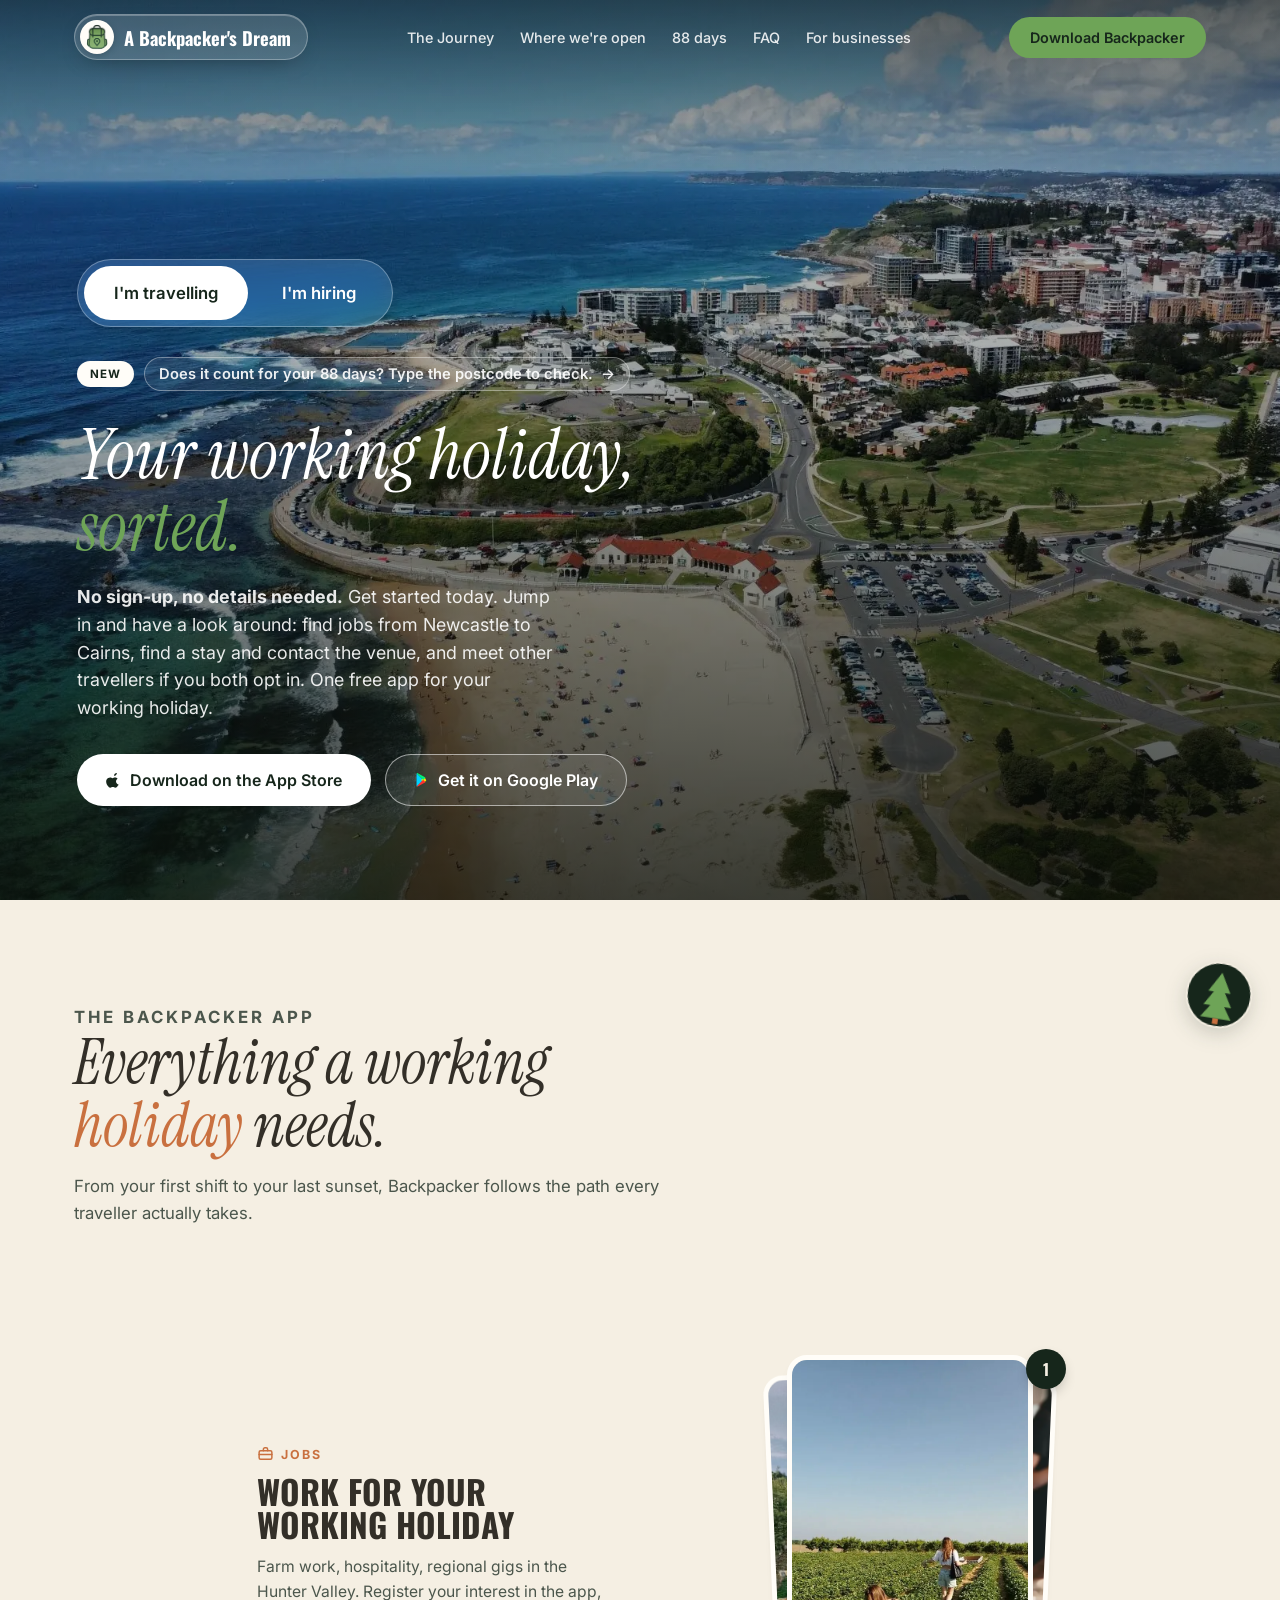
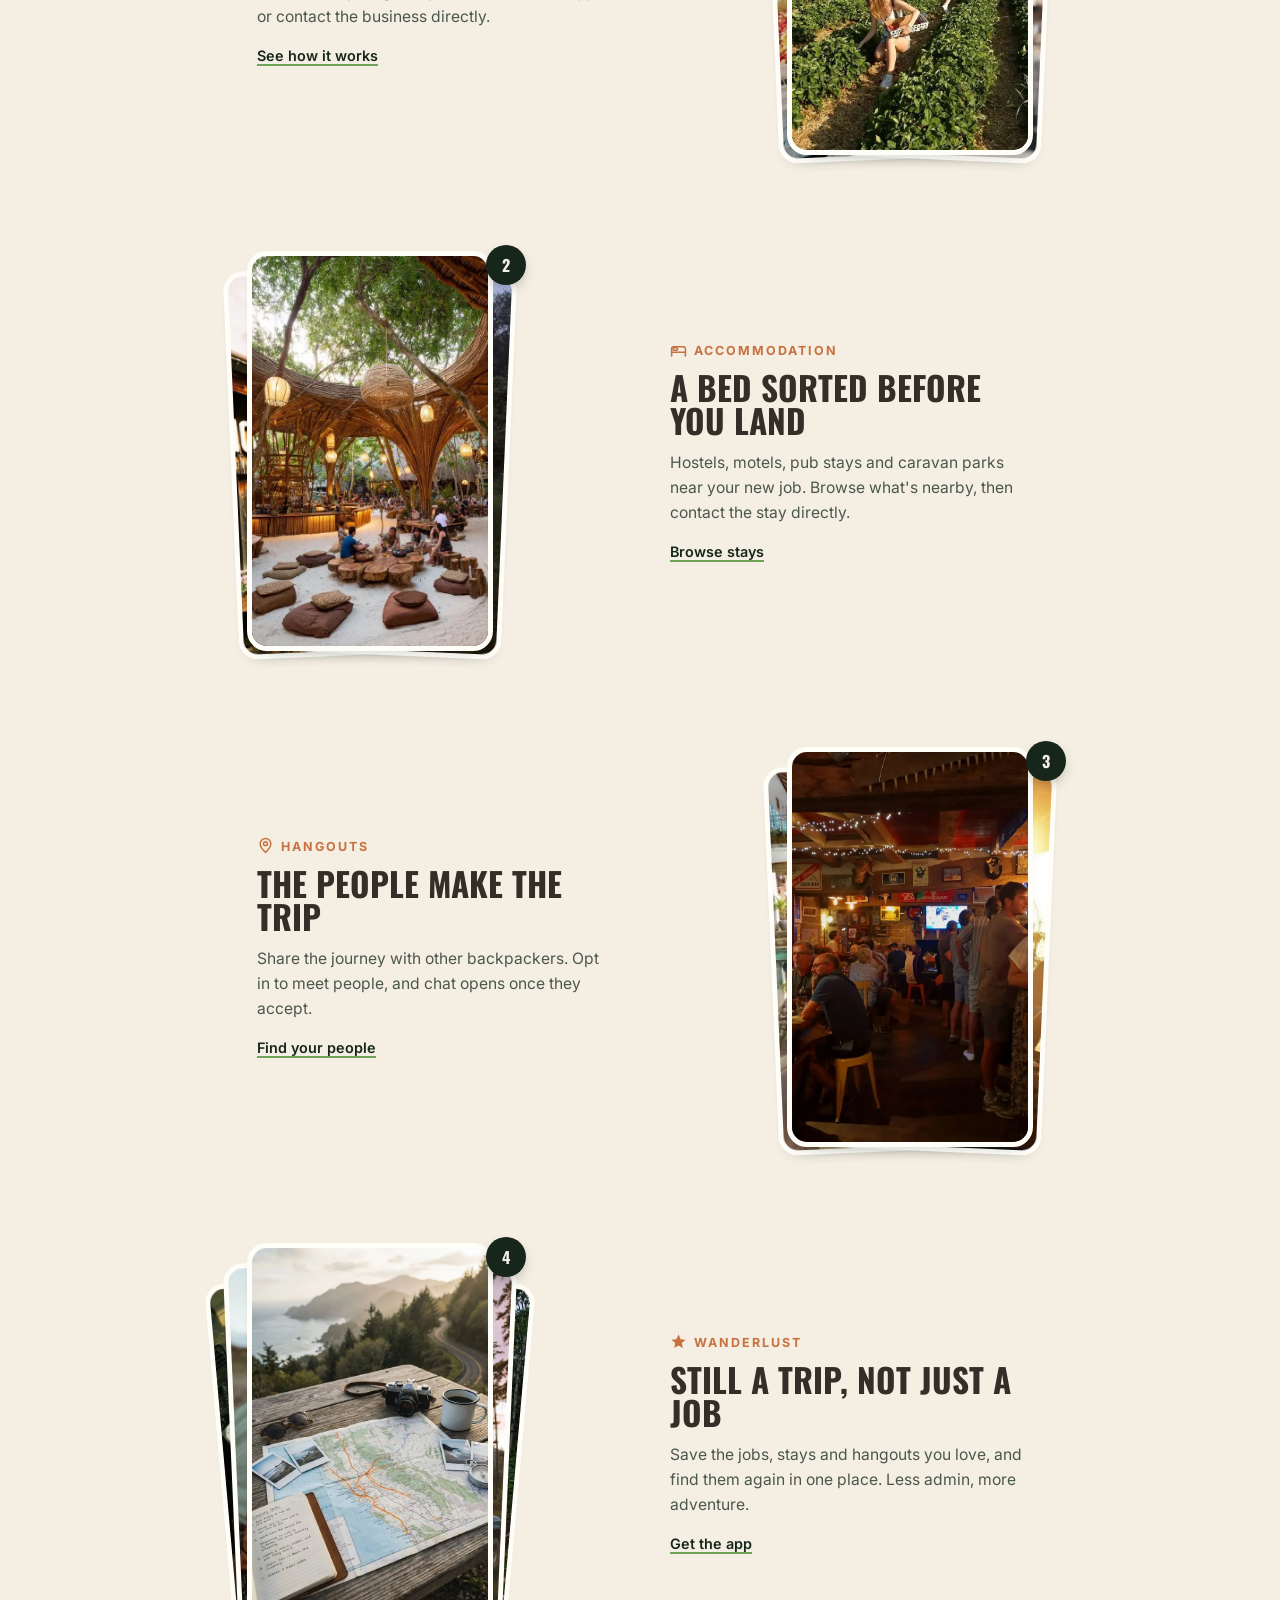
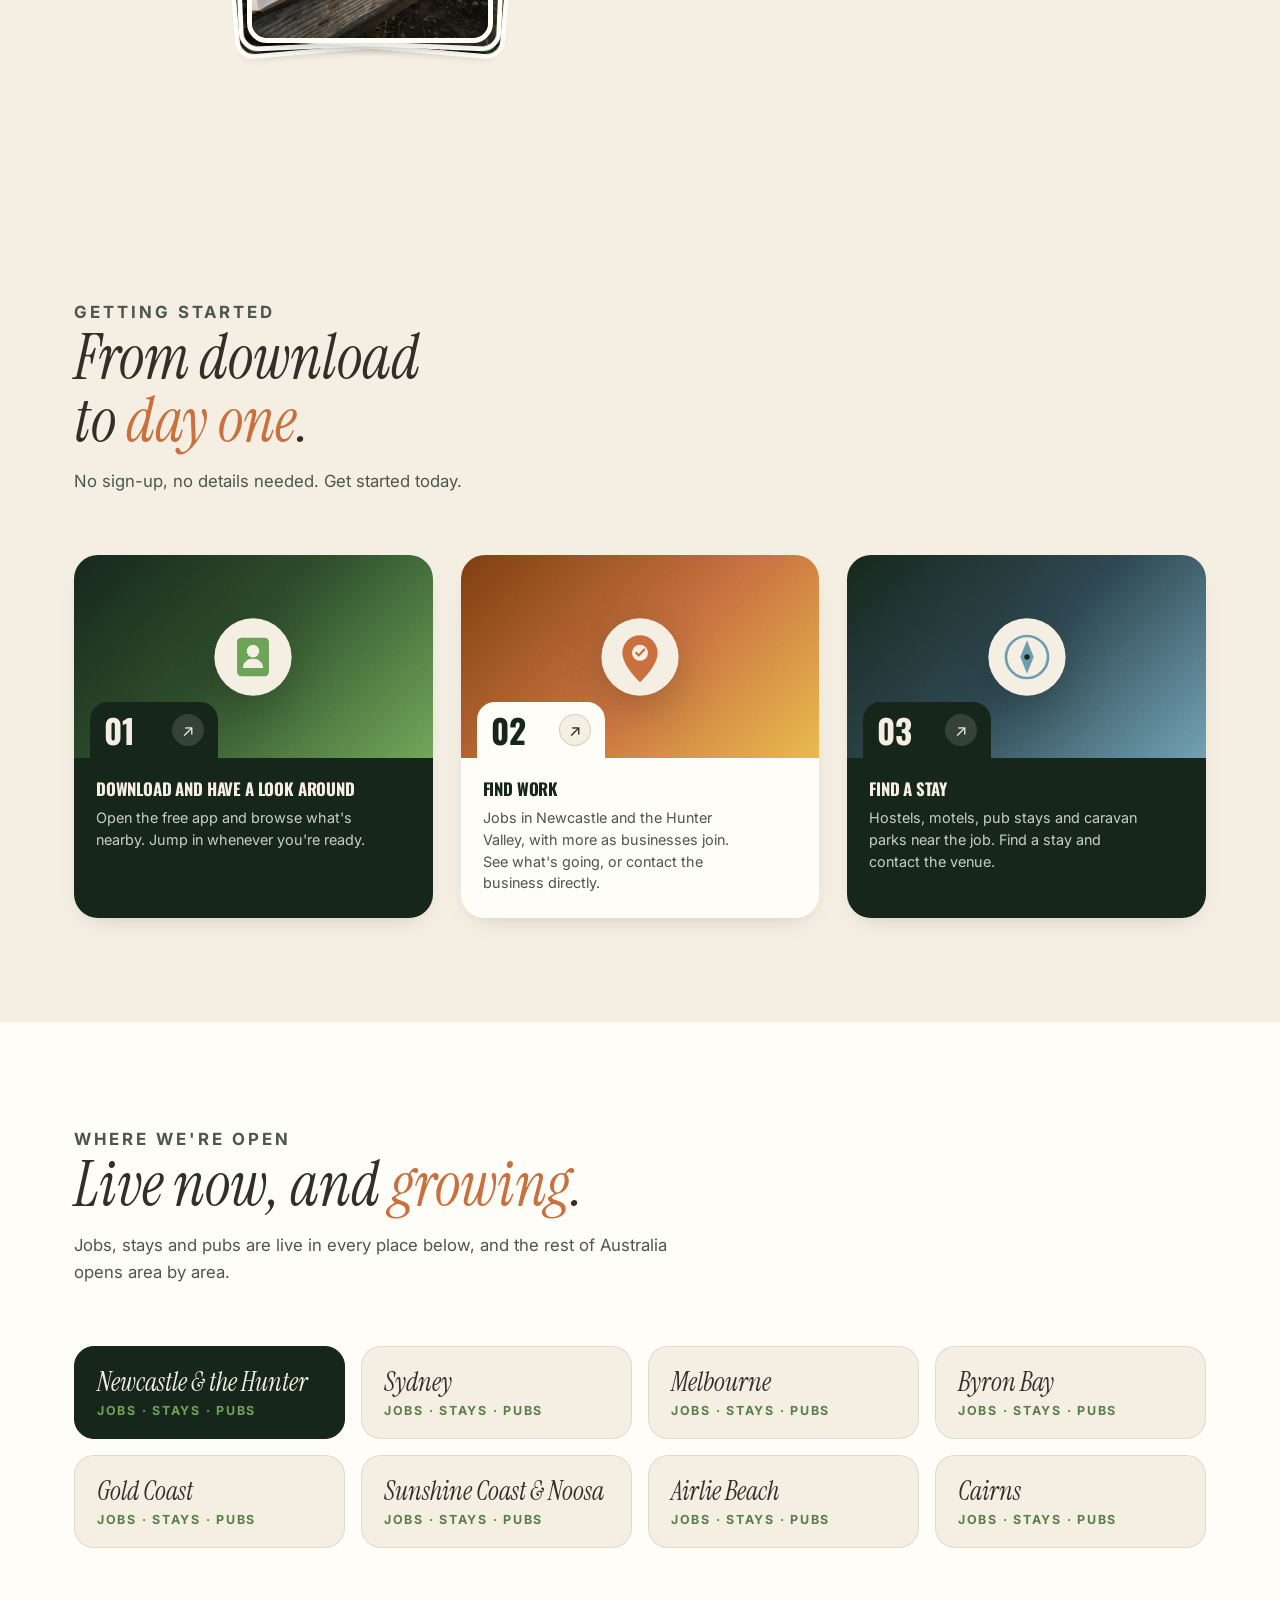
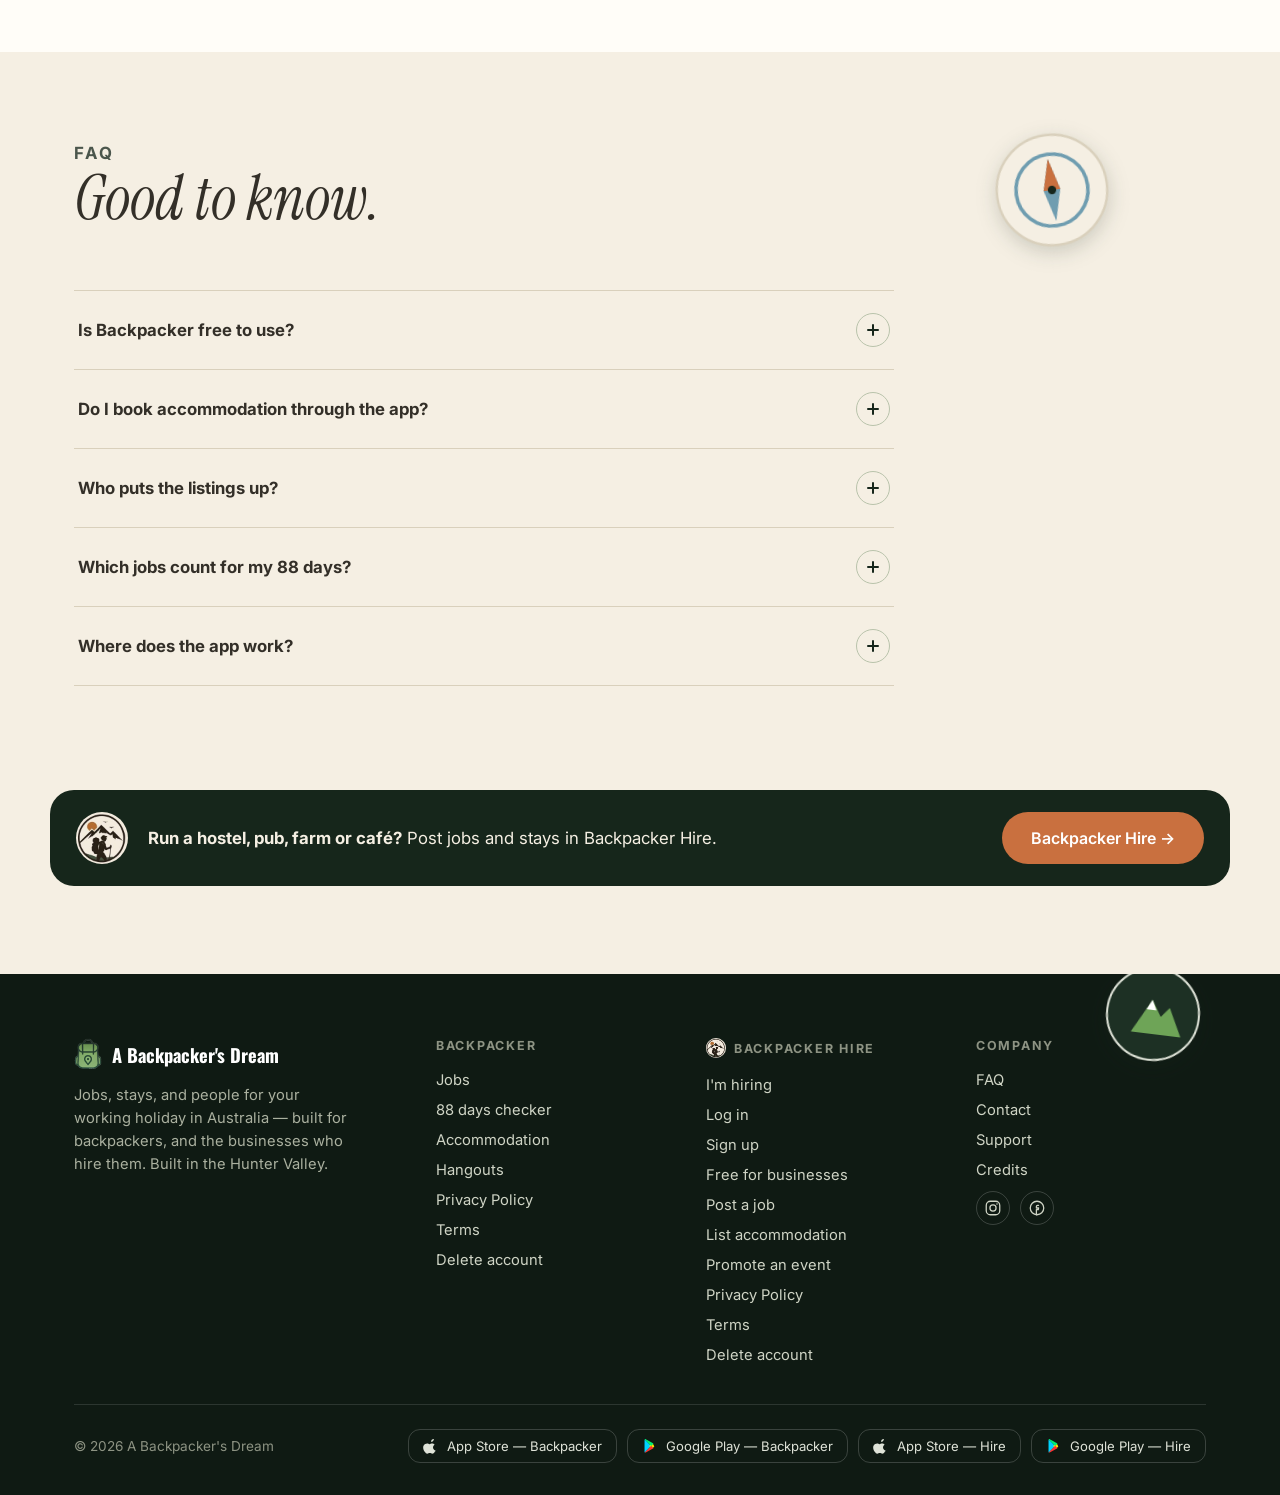
<file: index.html>
<!doctype html>
<html lang="en">
<head>
<meta charset="UTF-8" />
<meta name="viewport" content="width=device-width, initial-scale=1" />
<title>Working Holiday Jobs Australia | A Backpacker's Dream</title>
<meta name="description" content="No sign-up, no details needed. Get started today. Jobs in Newcastle and the Hunter, plus stays and pubs in Sydney, Melbourne, Byron Bay, Cairns and more." />
<link rel="canonical" href="https://abackpackersdream.com.au/" />
<meta property="og:type" content="website" />
<meta property="og:site_name" content="A Backpacker's Dream" />
<meta property="og:locale" content="en_AU" />
<meta property="og:title" content="Working Holiday Jobs Australia | A Backpacker's Dream" />
<meta property="og:description" content="No sign-up, no details needed. Get started today. Jobs in Newcastle and the Hunter, plus stays and pubs in Sydney, Melbourne, Byron Bay, Cairns and more." />
<meta property="og:url" content="https://abackpackersdream.com.au/" />
<meta property="og:image" content="https://abackpackersdream.com.au/og.jpg" />
<meta property="og:image:width" content="1200" />
<meta property="og:image:height" content="630" />
<meta property="og:image:alt" content="A Backpacker's Dream: working holiday jobs, stays and people in Australia, and Backpacker Hire for businesses" />
<meta name="twitter:card" content="summary_large_image" />
<meta name="twitter:title" content="Working Holiday Jobs Australia | A Backpacker's Dream" />
<meta name="twitter:description" content="No sign-up, no details needed. Get started today. Jobs in Newcastle and the Hunter, plus stays and pubs in Sydney, Melbourne, Byron Bay, Cairns and more." />
<meta name="twitter:image" content="https://abackpackersdream.com.au/og.jpg" />
<meta name="twitter:image:alt" content="A Backpacker's Dream: working holiday jobs, stays and people in Australia, and Backpacker Hire for businesses" />
<link rel="icon" href="favicon.png" />
<link rel="apple-touch-icon" href="apple-touch-icon.png" />
<link rel="preconnect" href="https://fonts.googleapis.com">
<link rel="preconnect" href="https://fonts.gstatic.com" crossorigin>
<link rel="preload" as="image" href="img/hero-newcastle-nobbys.webp" fetchpriority="high">
<link rel="preload" as="style" href="https://fonts.googleapis.com/css2?family=Oswald:wght@500;700;900&family=Inter:wght@400;500;600&family=Instrument+Serif:ital@0;1&display=swap">
<link rel="stylesheet" href="https://fonts.googleapis.com/css2?family=Oswald:wght@500;700;900&family=Inter:wght@400;500;600&family=Instrument+Serif:ital@0;1&display=swap" media="print" onload="this.media='all'">
<noscript><link rel="stylesheet" href="https://fonts.googleapis.com/css2?family=Oswald:wght@500;700;900&family=Inter:wght@400;500;600&family=Instrument+Serif:ital@0;1&display=swap"></noscript>
<style>
  :root{
    --ink:#16261b;
    --ink-soft:#4b564c;
    --cream:#f5efe3;
    --cream-raised:#fffdf8;
    --meadow:#6ea457;
    --meadow-deep:#587f46;
    --charcoal:#332f28;
    --terracotta:#c9703f;
    --dusty-blue:#6f9db0;
    --sun:#e8b84b;
    --sage-border:#b9c3ab;
    --line:#d9d0bc;
    --radius:18px;
    --maxw:1180px;
    --font-display:'Oswald', sans-serif;
    --font-body:'Inter', sans-serif;
    --font-serif:'Instrument Serif', serif;
  }
  *{box-sizing:border-box;}
  html{overflow-x:hidden;}
  body{margin:0; background:var(--cream); color:var(--charcoal); font-family:var(--font-body); -webkit-font-smoothing:antialiased; overflow-x:hidden;}
  img{max-width:100%; height:auto; display:block;}
  a{color:inherit; text-decoration:none;}
  .wrap{max-width:var(--maxw); margin:0 auto; padding:0 24px;}
  h1,h2,h3{font-family:var(--font-display); margin:0;}
  .eyebrow{font-family:var(--font-body); font-weight:600; font-size:0.8rem; letter-spacing:0.18em; text-transform:uppercase;}

  /* ---------------- pins (decorative SVG badges) ---------------- */
  .pin{position:absolute; pointer-events:none; filter:drop-shadow(0 6px 10px rgba(22,38,27,0.18));}

  /* ---------------- nav (merged into hero, no separate bar) ---------------- */
  header.nav{position:fixed; top:0; left:0; right:0; z-index:60; background:transparent; backdrop-filter:blur(0px); border-bottom:1px solid transparent; transition:background 280ms ease, backdrop-filter 280ms ease, border-color 280ms ease;}
  header.nav.scrolled{background:color-mix(in srgb, var(--cream) 97%, transparent); backdrop-filter:blur(16px) saturate(160%); border-bottom-color:color-mix(in srgb, var(--line) 80%, transparent); box-shadow:0 1px 0 rgba(0,0,0,0.02);}
  .nav-row{display:flex; align-items:center; justify-content:space-between; padding:14px 24px; max-width:var(--maxw); margin:0 auto;}
  .brand{display:flex; align-items:center; gap:10px; font-family:var(--font-display); font-weight:700; font-size:1.15rem; color:#fff; white-space:nowrap; transition:color 280ms ease;}
  header.nav.scrolled .brand{color:var(--ink);}
  /* frosted glass pill so the logo reads over any hero photo */
  header.nav .brand{padding:5px 16px 5px 5px; border-radius:999px; background:rgba(255,255,255,0.14); border:1px solid rgba(255,255,255,0.3); backdrop-filter:blur(14px) saturate(160%); -webkit-backdrop-filter:blur(14px) saturate(160%); box-shadow:0 8px 24px -12px rgba(0,0,0,0.45), inset 0 1px 0 rgba(255,255,255,0.25); transition:color 280ms ease, background 280ms ease, border-color 280ms ease, box-shadow 280ms ease;}
  header.nav .brand .logo-mark{height:34px; width:34px; padding:4px; border-radius:50%; background:var(--cream-raised); object-fit:contain; box-shadow:0 2px 6px rgba(0,0,0,0.18);}
  header.nav.scrolled .brand{background:transparent; border-color:transparent; box-shadow:none; backdrop-filter:none; -webkit-backdrop-filter:none;}
  .brand .mark{width:30px; height:30px; border-radius:8px; background:var(--meadow); display:flex; align-items:center; justify-content:center; color:var(--ink); font-weight:900; font-size:1rem; flex-shrink:0;}
  .brand .logo-mark{height:32px; width:auto; display:block; flex-shrink:0;}
  nav.links{display:flex; gap:26px; font-size:0.9rem; font-weight:500; color:rgba(255,255,255,0.88); transition:color 280ms ease;}
  header.nav.scrolled nav.links{color:var(--ink-soft);}
  nav.links a:hover{color:#fff;}
  header.nav.scrolled nav.links a:hover{color:var(--ink);}
  .nav-cta{display:flex; align-items:center; gap:10px; flex-shrink:0;}
  .nav-login{display:inline-flex; align-items:center; font-weight:600; font-size:0.9rem; color:#fff; padding:11px 6px; border-radius:999px;}
  .nav-login:hover{color:#fff;}
  header.nav.scrolled .nav-login{color:var(--ink);}
  header.nav.scrolled .nav-login:hover{color:var(--terracotta);}
  .brand-name{white-space:nowrap;}
  :focus-visible{outline:2px solid var(--terracotta); outline-offset:3px;}
  .btn{display:inline-flex; align-items:center; justify-content:center; gap:8px; padding:11px 20px; border-radius:999px; font-weight:600; font-size:0.9rem; transition:transform 160ms cubic-bezier(.23,1,.32,1); cursor:pointer; border:1px solid transparent; white-space:nowrap;}
  .btn:active{transform:scale(0.97);}
  .btn-primary{background:var(--meadow); color:var(--ink);}
  .btn-primary:hover{background:var(--meadow-deep);}
  .btn-ghost{background:transparent; border:1px solid rgba(255,255,255,0.55); color:#fff; transition:color 280ms ease, border-color 280ms ease;}
  header.nav.scrolled .btn-ghost{border-color:var(--sage-border); color:var(--ink);}
  .btn-dark{background:var(--ink); color:var(--cream);}
  .btn-dark:hover{background:#0f1a13;}
  .short-label{display:none;}
  @media (max-width:860px){ nav.links{display:none;} }
  /* Mid widths: five links fit on one line (owner, 26 Nov 2026: "88 days" added). */
  nav.links a{white-space:nowrap;}
  @media (max-width:1100px){ nav.links{gap:18px; font-size:0.85rem;} nav.links a[href="#open"]{display:none;} }
  @media (max-width:600px){
    .nav-row{padding:12px 16px;}
    .brand{font-size:1rem;}
    .nav-cta{gap:6px;}
    .nav-cta .btn-primary, .nav-cta .btn-ghost{padding:9px 12px; font-size:0.82rem;}
    .nav-login{font-size:0.82rem; padding:8px 4px;}
    .full-label{display:none;}
    .short-label{display:inline;}
  }
  @media (max-width:600px){ .brand-name{display:none;} header.nav .brand{padding:5px;} .nav-cta .btn-ghost{display:none;} }

  /* ---------------- hero (the nav floats directly on top of it) ---------------- */
  .hero{position:relative; min-height:100vh; min-height:100dvh; display:flex; align-items:flex-end; overflow:hidden;}
  .hero-slides{position:absolute; inset:0; z-index:0; overflow:hidden; background:#2c4148;}
  /* tiny blurred copy of the first photo, shown instantly while the real one downloads */
  .hero-slides::before{content:""; position:absolute; inset:-30px; background:url("[data-uri]") center/cover no-repeat; filter:blur(20px);}
  .hero-slide{position:absolute; inset:0; width:100%; height:100%; object-fit:cover; opacity:0; transition:opacity 1400ms ease;}
  .hero-slide.active{opacity:1;}
  /* keep the Opera House clear of the hero text: right of it on wide screens, centred on phones */
  .hero-slide-sydney{object-position:50% 50%;}
  @media (max-width:760px){ .hero-slide-sydney{object-position:22% 50%;} }
  /* the big stack sits low in the photo: keep its foot in view on wide screens; centre it on phones */
  .hero-slide-apostles{object-position:50% 75%;}
  /* Newcastle: keep the beach and the fort in frame on phones */
  .hero-slide-newcastle{filter:brightness(0.8);} /* a busy daytime aerial: a touch darker so the headline reads */
  @media (max-width:760px){ .hero-slide-newcastle{object-position:42% 50%;} }
  /* a dusk photo: lift it a little so it reads under the hero shading like the others */
  .hero-slide-goldcoast{filter:brightness(1.3) saturate(1.1);}
  /* Q1 tower, centre-right: keep it in frame on phones */
  @media (max-width:760px){ .hero-slide-goldcoast{object-position:60% 50%;} }
  @media (max-width:760px){ .hero-slide-apostles{object-position:55% 75%;} }
  .hero-topshade{position:absolute; top:0; left:0; right:0; height:170px; z-index:2; background:linear-gradient(180deg, rgba(8,12,8,0.55) 0%, rgba(8,12,8,0) 100%); pointer-events:none;}
  .hero::after{content:""; position:absolute; inset:0; z-index:1; background:linear-gradient(180deg, rgba(14,20,10,0.05) 0%, rgba(14,20,10,0.18) 45%, rgba(10,14,8,0.72) 100%);}
  .hero-content{position:static; color:#fff; padding:160px clamp(24px, 6vw, 96px) 48px; width:100%;}
  .hero-panel{position:relative; z-index:2;}
  .hero-eyebrow-row{display:flex; align-items:center; gap:10px; margin-bottom:28px; flex-wrap:wrap;}
  .hero-chip{display:inline-flex; align-items:center; color:var(--ink); font-family:var(--font-body); font-weight:700; font-size:0.72rem; letter-spacing:0.1em; text-transform:uppercase; padding:6px 13px; border-radius:999px; background:var(--cream-raised);}
  .hero-banner{padding-right:18px; text-decoration:none; font-family:var(--font-body); font-weight:600; font-size:0.92rem; letter-spacing:0; text-transform:none; transition:background 200ms ease;}
  .hero-banner:hover{background:rgba(255,255,255,0.18); color:#fff;}
  .hero-eyebrow{display:inline-flex; align-items:center; gap:8px; color:#fff; opacity:0.92; padding:7px 14px; border:1px solid rgba(255,255,255,0.4); border-radius:999px; background:rgba(255,255,255,0.08); margin:0;}
  .display{font-family:var(--font-serif); font-style:italic; font-size:clamp(2.6rem, 5.4vw, 4.6rem); line-height:1.04; letter-spacing:0; font-weight:400; text-transform:none; margin:0 0 20px; max-width:620px; color:#fff;}
  .display .accent{color:var(--meadow);}
  .display .accent-hire{color:#f0a27c;}

  /* ---------------- audience tabs: "I'm travelling" / "I'm hiring" ---------------- */
  .audience-tabs{position:absolute; z-index:3; top:96px; left:clamp(24px, 6vw, 96px); display:inline-flex; gap:4px; padding:5px; margin:0; border-radius:999px; background:rgba(255,255,255,0.14); border:1px solid rgba(255,255,255,0.3); backdrop-filter:blur(14px) saturate(160%); -webkit-backdrop-filter:blur(14px) saturate(160%); box-shadow:0 8px 24px -12px rgba(0,0,0,0.45);}
  .audience-tabs a, .audience-tabs span{display:inline-flex; align-items:center; text-decoration:none; min-height:44px; padding:0 20px; border:0; border-radius:999px; background:transparent; color:#fff; font-family:var(--font-body); font-size:0.95rem; font-weight:600; cursor:pointer; transition:background 220ms ease, color 220ms ease;}
  .audience-tabs a:hover{background:rgba(255,255,255,0.12);}
  .audience-tabs .aud-on{background:#fff; color:var(--ink);}
  /* Desktop: the tabs sit just above the text and both panels share one spot,
     so the tabs stay put when switching. Phones keep the tabs pinned under the header. */
  @media (min-width:861px){
    .hero-content{padding-top:120px;}
    .audience-tabs{position:relative; top:auto; left:auto; margin:0 0 30px; padding:6px;}
    .audience-tabs a, .audience-tabs span{display:inline-flex; align-items:center; text-decoration:none; min-height:54px; padding:0 30px; font-size:1.05rem;}
    .hero-panels{display:grid;}
    .hero-panel{grid-area:1 / 1;}
    .hero-panel[hidden]{display:block; visibility:hidden;}
  }
  .hero-panel.is-entering{animation:panel-in 420ms cubic-bezier(.23,1,.32,1);}
  @keyframes panel-in{from{opacity:0; transform:translateY(10px);}}
  .hero-hire-kicker{display:flex; align-items:center; gap:10px; margin:0 0 22px; font-size:0.8rem; font-weight:700; letter-spacing:0.18em; text-transform:uppercase; color:#f0a27c;}
  .hero-hire-kicker img{width:30px; height:30px; border-radius:50%; flex-shrink:0;}
  .btn-hire{background:var(--terracotta); color:#fff;}
  .btn-hire:hover{background:#a85a2e;}
  .hero-links{display:flex; flex-wrap:wrap; gap:10px 24px; margin:22px 0 0;}
  .hero-links a{font-weight:600; color:#fff; border-bottom:2px solid var(--terracotta); padding-bottom:2px;}
  .hero-note{margin:22px 0 0; font-size:0.9rem; color:rgba(255,255,255,0.72);}

  /* hiring tab: no photo, a dark panel with the sun and the Backpacker Hire app screens */
  .hero-slides{transition:opacity 500ms ease;}
  .hero-hire-bg{position:absolute; inset:0; z-index:0; overflow:hidden; background:#0f1a13; opacity:0; transition:opacity 500ms ease;}
  .hire-sun{position:absolute; width:min(44vw, 640px); aspect-ratio:1; right:clamp(24px, 5vw, 80px); top:16%; border-radius:50%; background:var(--terracotta); opacity:0.9;}
  .hire-band{position:absolute; left:0; right:0; bottom:0; height:24%; background:#16261b; border-top:1px solid rgba(245,239,227,0.12);}
  .hero-hire-art{position:absolute; z-index:2; right:clamp(24px, 6vw, 96px); bottom:clamp(40px, 8vh, 88px); width:min(40vw, 540px, 62vh); aspect-ratio:9/10; opacity:0; visibility:hidden; transform:translateY(18px); transition:opacity 420ms ease, transform 520ms cubic-bezier(.23,1,.32,1), visibility 0s linear 520ms; pointer-events:none;}
  .hire-phone{position:absolute; padding:7px; border-radius:36px; background:#050806; box-shadow:0 40px 70px -28px rgba(0,0,0,0.7), 0 2px 0 rgba(255,255,255,0.06) inset;}
  .hire-phone img{display:block; width:100%; height:auto; border-radius:29px;}
  .hire-phone.p-main{width:46%; left:27%; top:0; z-index:2;}
  .hire-phone.p-left{width:35%; left:0; top:13%; transform:rotate(-7deg);}
  .hire-phone.p-right{width:35%; right:0; top:13%; transform:rotate(7deg);}
  .hire-toast{position:absolute; z-index:3; right:-2%; bottom:4%; display:flex; align-items:center; gap:10px; padding:10px 16px 10px 10px; border-radius:16px; background:#16261b; color:#f5efe3; font-size:0.82rem; line-height:1.3; border:1px solid #2a3a2e; box-shadow:0 18px 40px -16px rgba(0,0,0,0.6);}
  .hire-toast b{display:block; font-size:0.9rem;}
  .hire-toast .sub{color:#aab09f;}
  .hire-toast .av{width:34px; height:34px; border-radius:17px; background:#2e2018; display:flex; align-items:center; justify-content:center; font-weight:700;}
  .hero[data-audience="hire"] .hero-slides{opacity:0;}
  .hero[data-audience="hire"] .hero-hire-bg{opacity:1;}
  .hero[data-audience="hire"]::after{opacity:0.55;}
  .hero[data-audience="hire"] .hero-hire-art{opacity:1; visibility:visible; transform:none; transition:opacity 420ms ease, transform 520ms cubic-bezier(.23,1,.32,1), visibility 0s;}
  .hero[data-audience="hire"] .hero-content .hero-panel{max-width:min(620px, 48vw);}
  .hero[data-audience="hire"] .nav-cta .js-app-cta{background:var(--terracotta); color:#fff;}
  .hero[data-audience="hire"] .nav-cta .js-app-cta:hover{background:#a85a2e;}
  @media (max-width:860px){
    .hero[data-audience="hire"]{flex-direction:column; align-items:stretch; justify-content:flex-end;}
    .hero[data-audience="hire"] .hero-content .hero-panel{max-width:none;}
    .hero[data-audience="hire"] .hero-content{padding-bottom:8px;}
    .audience-tabs{top:80px;}
    .hero-content{padding-top:160px;}
    .hero-hire-art{order:2; position:relative; right:auto; bottom:auto; width:min(86vw, 360px); aspect-ratio:auto; height:300px; margin:16px auto 48px;}
    .hire-phone.p-main{width:40%; left:30%;}
    .hire-phone.p-left, .hire-phone.p-right{width:31%; top:12%;}
    .hire-toast{right:auto; left:50%; bottom:-6px; transform:translateX(-50%); white-space:nowrap;}
    .hero:not([data-audience="hire"]) .hero-hire-art{display:none;}
    .hire-sun{width:92vw; right:-24vw; top:auto; bottom:-10px;}
    .hire-band{height:20%;}
  }
  @media (prefers-reduced-motion: reduce){
    .hero-slides, .hero-hire-bg, .hero-hire-art, .audience-tabs a{transition:none !important;}
    .hero-panel.is-entering{animation:none;}
  }
  .hero-sub{font-size:clamp(1.02rem, 1.4vw, 1.2rem); color:rgba(255,255,255,0.9); max-width:480px; margin:0 0 32px; line-height:1.55; font-weight:400;}
  .hero-ctas{display:flex; gap:14px; flex-wrap:wrap;}
  .btn-lg{padding:15px 28px; font-size:1rem;}
  .btn-white{background:#fff; color:var(--ink);}
  .btn-outline-white{border:1px solid rgba(255,255,255,0.55); color:#fff; background:rgba(255,255,255,0.08);}
  .hero .pin{display:none;}
  @media (min-width:860px){ .hero .pin{display:block;} }

  #path, #open, #faq, #footer{scroll-margin-top:84px;}

  /* ---------------- section headers ---------------- */
  .section{padding:104px 0; position:relative;}
  .section-head{max-width:640px; margin:0 0 60px; position:relative; z-index:2;}
  /* a heading block that is also the .wrap: same edges as every other section, text kept to 640px */
  .wrap.section-head{max-width:var(--maxw); margin:0 auto 60px;}
  .wrap.section-head > *{max-width:640px;}
  .kicker{font-family:var(--font-body); font-size:0.8rem; font-weight:700; letter-spacing:0.18em; text-transform:uppercase; color:var(--meadow-deep); margin:0 0 14px;}
  .accent-pop{color:var(--terracotta);}
  .section-head h2{font-size:clamp(2.1rem,4.4vw,3.4rem); line-height:0.96; text-transform:uppercase; letter-spacing:-0.01em; margin:0 0 16px;}
  .section-head p{color:var(--ink-soft); font-size:1.05rem; line-height:1.6; margin:0; font-family:var(--font-body);}

  /* ---------------- how it works ---------------- */
  .how-section{background:var(--cream);}
  .how-grid{display:grid; grid-template-columns:repeat(3, 1fr); gap:28px; position:relative; z-index:2; align-items:stretch;}
  .how-card{position:relative; display:flex; flex-direction:column; border-radius:24px; overflow:hidden; box-shadow:0 10px 24px -14px rgba(22,38,27,0.25); transition:transform 150ms ease-out, box-shadow 420ms cubic-bezier(.23,1,.32,1);}
  .how-card:hover{box-shadow:0 24px 40px -16px rgba(22,38,27,0.35);}
  .how-media{position:relative; width:100%; aspect-ratio:3/1.7; overflow:hidden; flex-shrink:0;}
  .how-media-bg{position:absolute; inset:0; background-size:cover; transform:scale(1); transition:transform 600ms cubic-bezier(.23,1,.32,1);}
  .how-card:hover .how-media-bg{transform:scale(1.06);}
  .how-media-bg::after{content:""; position:absolute; inset:0; opacity:0.16; mix-blend-mode:overlay; background-image:url("data:image/svg+xml;utf8,<svg xmlns='http://www.w3.org/2000/svg' width='120' height='120'><filter id='n'><feTurbulence type='fractalNoise' baseFrequency='0.85' numOctaves='2' stitchTiles='stitch'/></filter><rect width='100%25' height='100%25' filter='url(%23n)'/></svg>");}
  .how-icon-wrap{position:absolute; inset:0; z-index:1; display:flex; align-items:center; justify-content:center;}
  .how-icon-wrap svg{width:84px; height:84px; filter:drop-shadow(0 14px 22px rgba(10,16,10,0.22)); transition:transform 600ms cubic-bezier(.23,1,.32,1);}
  .how-card:hover .how-icon-wrap svg{transform:translateY(-5px) scale(1.05);}
  @media (max-width:760px){ .how-icon-wrap svg{width:72px; height:72px;} }
  .how-tab{position:relative; margin:-56px 0 0 16px; min-width:128px; width:fit-content; height:56px; box-sizing:border-box; z-index:2; border-radius:18px 18px 0 0; display:flex; align-items:center; justify-content:space-between; gap:20px; padding:0 14px;}
  .how-panel{position:relative; z-index:1; flex:1; padding:18px 22px 24px; display:flex; flex-direction:column; gap:6px;}
  .how-num{font-family:var(--font-display); font-weight:700; font-size:clamp(1.9rem, 2.6vw, 2.5rem); line-height:1;}
  .how-arrow{width:32px; height:32px; border-radius:50%; display:flex; align-items:center; justify-content:center; font-size:1rem; flex-shrink:0; transition:transform 320ms cubic-bezier(.23,1,.32,1), background 320ms ease;}
  .how-card:hover .how-arrow{transform:translate(3px,-3px) rotate(8deg);}
  .how-panel h3{font-size:1.05rem; text-transform:uppercase; letter-spacing:-0.01em; margin:0; font-family:var(--font-display);}
  .how-panel p{font-size:0.9rem; line-height:1.5; margin:0; max-width:30ch;}
  .how-card.dark .how-tab, .how-card.dark .how-panel{background:var(--ink); color:var(--cream);}
  .how-card.dark .how-panel p{color:#c9d0c3;}
  .how-card.dark .how-arrow{background:rgba(245,239,227,0.14); color:var(--cream);}
  .how-card.dark:hover .how-arrow{background:var(--meadow); color:var(--ink);}
  .how-card.light .how-tab, .how-card.light .how-panel{background:var(--cream-raised); color:var(--ink);}
  .how-card.light .how-panel p{color:var(--ink-soft);}
  .how-card.light .how-arrow{background:var(--cream); color:var(--ink); box-shadow:inset 0 0 0 1px var(--line);}
  .how-card.light:hover .how-arrow{background:var(--terracotta); color:#fff;}
  .how-card[data-media="1"] .how-media-bg{background-image:linear-gradient(135deg, #16261b 0%, #2c4a2a 45%, #6ea457 100%);}
  .how-card[data-media="2"] .how-media-bg{background-image:linear-gradient(135deg, #7a3d10 0%, #c9703f 55%, #e8b84b 100%);}
  .how-card[data-media="3"] .how-media-bg{background-image:linear-gradient(135deg, #16261b 0%, #2d4650 50%, #6f9db0 100%);}
  @media (max-width:760px){ .how-grid{grid-template-columns:1fr; gap:22px;} }

  /* ---------------- winding path ---------------- */
  .path-section{position:relative; overflow:visible;}
  .path-wrap{position:relative; max-width:960px; margin:0 auto; padding:20px 24px 0;}
  svg.path-line{position:absolute; inset:0; width:100%; height:100%; z-index:0; overflow:visible;}
  svg.path-line path{fill:none; stroke:var(--terracotta); stroke-width:3; stroke-linecap:round; stroke-dasharray:1 14;}
  .stop-row{position:relative; z-index:1; display:flex; min-height:420px; align-items:center; padding:48px 0; gap:clamp(32px, 6vw, 96px);}
  .stop-row:nth-child(odd) .pin-slot{margin-left:4%;}
  .stop-row:nth-child(even){flex-direction:row-reverse;}
  .stop-row:nth-child(even) .pin-slot{margin-right:4%;}
  .pin-slot{width:min(300px, 46vw); flex-shrink:0; position:relative;}
  .pin-anchor{position:relative; width:100%; aspect-ratio:3/4; overflow:visible; opacity:0; transform:translateY(14px); transition:opacity 380ms cubic-bezier(.23,1,.32,1), transform 380ms cubic-bezier(.23,1,.32,1);}
  .stop-row.in-view .pin-anchor{opacity:1; transform:translateY(0);}

  /* ---------------- card-deck: always fanned, centred on the focused card; hovering a card brings it to the front ---------------- */
  .card-deck{position:absolute; inset:0;}
  .deck-card{position:absolute; top:0; left:9%; width:82%; height:100%; border-radius:20px; overflow:hidden; border:5px solid var(--cream-raised); transition:transform 550ms cubic-bezier(0.34, 1.56, 0.64, 1), box-shadow 400ms ease; will-change:transform; cursor:pointer;}
  .deck-card img{width:100%; height:100%; object-fit:cover; display:block;}
  @media (prefers-reduced-motion: reduce){ .deck-card{transition:none;} }
  .stop-num{position:absolute; top:-6px; right:-6px; z-index:3; width:40px; height:40px; border-radius:50%; background:var(--ink); color:var(--cream); display:flex; align-items:center; justify-content:center; font-family:var(--font-display); font-weight:700; font-size:1rem; box-shadow:0 6px 14px -4px rgba(0,0,0,0.3);}
  .stop-copy{flex:1; min-width:0; padding:0 8%; opacity:0; transform:translateY(14px); transition:opacity 420ms cubic-bezier(.23,1,.32,1) 80ms, transform 420ms cubic-bezier(.23,1,.32,1) 80ms;}
  .stop-row.in-view .stop-copy{opacity:1; transform:translateY(0);}
  .stop-copy .tag{font-weight:700; font-size:0.78rem; letter-spacing:0.16em; text-transform:uppercase; color:var(--terracotta); margin:0 0 10px; display:inline-flex; align-items:center; gap:7px;}
  .tag-icon{width:17px; height:17px; flex-shrink:0; display:block; position:relative; top:-1.75px;}
  .stop-copy h3{font-size:clamp(1.5rem,2.6vw,2.1rem); text-transform:uppercase; line-height:1; margin:0 0 12px;}
  .stop-copy p{color:var(--ink-soft); line-height:1.6; margin:0 0 16px; font-size:0.98rem; max-width:360px;}
  .stop-link{font-weight:600; font-size:0.9rem; color:var(--ink); border-bottom:2px solid var(--meadow);}
  @media (max-width:760px){
    .stop-row, .stop-row:nth-child(even){flex-direction:row; min-height:0; padding:30px 0;}
    .pin-slot{width:120px; margin:0 !important;}
    .stop-copy{padding:0 0 0 20px;}
    .stop-copy p{max-width:none;}
  }

  /* ---------------- backpacker hire ---------------- */
  .hire{background:var(--cream); color:var(--charcoal); padding:40px 0 104px; position:relative;}
  .hire-card{background:var(--ink); border-radius:28px; padding:clamp(40px,6vw,72px) clamp(24px,5vw,64px); position:relative; overflow:hidden; box-shadow:0 30px 60px -28px rgba(22,38,27,0.45);}
  .hire .kicker{color:var(--terracotta);}
  .hire-grid{display:grid; grid-template-columns:1.1fr 0.9fr; gap:56px; align-items:center; position:relative; z-index:2;}
  .hire-logo{display:block; height:52px; width:auto; margin:0 0 22px; border-radius:12px;}
  .hire-copy h2{font-size:clamp(2.2rem,4.6vw,3.6rem); text-transform:uppercase; line-height:0.95; margin:0 0 18px; color:#fff;}
  .hire-copy p{color:#c9d0c3; font-size:1.05rem; line-height:1.6; margin:0 0 26px; max-width:460px;}
  .hire-points{list-style:none; margin:0 0 32px; padding:0; display:grid; gap:14px;}
  .hire-points li{display:flex; gap:12px; align-items:flex-start; font-size:0.97rem; color:#e7eadf;}
  .hire-points li .dot{width:8px; height:8px; border-radius:50%; background:var(--terracotta); margin-top:7px; flex-shrink:0;}
  .hire-points li span.t{color:#e8ebe2;}
  .hire-points li span.t strong{color:#fff; font-weight:700;}
  .hire .btn-primary{background:var(--terracotta); color:#fff;}
  .hire .btn-primary:hover{background:#a85a2e;}
  .badge-cluster{position:relative; height:360px;}
  @media (max-width:860px){ .hire-grid{grid-template-columns:1fr;} .badge-cluster{height:240px;} .hire-card{border-radius:22px;} }

  /* ---------------- footer ---------------- */
  footer{background:#0f1a13; color:#dfe3d8; padding:64px 0 32px; position:relative; overflow:hidden;}
  .footer-top{display:grid; grid-template-columns:1.4fr 1fr 1fr 1fr; gap:40px; padding-bottom:40px; border-bottom:1px solid rgba(255,255,255,0.12); position:relative; z-index:2;}
  .footer-brand .brand{color:#fff;}
  .footer-brand p{color:#aab09f; font-size:0.92rem; line-height:1.55; margin:14px 0 0; max-width:280px;}
  .footer-col h4{font-family:var(--font-body); font-size:0.78rem; letter-spacing:0.14em; text-transform:uppercase; color:#8d9383; margin:0 0 16px; display:flex; align-items:center; gap:8px;}
  .footer-col h4 .hire-icon{width:20px; height:20px; border-radius:50%; object-fit:cover; flex-shrink:0;}
  .footer-col ul{list-style:none; margin:0; padding:0; display:grid; gap:10px;}
  .footer-col a{color:#cfd4c5; font-size:0.92rem;}
  .footer-col a:hover{color:#fff;}
  .social-links{display:flex; gap:10px; margin-top:2px;}
  .social-icon{display:flex; align-items:center; justify-content:center; width:34px; height:34px; border-radius:50%; border:1px solid rgba(255,255,255,0.18); flex-shrink:0; transition:border-color 200ms ease, background 200ms ease;}
  .social-icon:hover{border-color:rgba(255,255,255,0.4); background:rgba(255,255,255,0.08);}
  .footer-bottom{display:flex; justify-content:space-between; align-items:center; padding-top:24px; flex-wrap:wrap; gap:12px; position:relative; z-index:2;}
  .footer-bottom p{color:#8d9383; font-size:0.85rem; margin:0;}
  .store-badges{display:flex; gap:10px; flex-wrap:wrap;}
  .store-pill{display:flex; align-items:center; gap:8px; border:1px solid rgba(255,255,255,0.18); border-radius:12px; padding:8px 14px; font-size:0.82rem; color:#dfe3d8;}
  @media (max-width:860px){ .footer-top{grid-template-columns:1fr 1fr;} }
  @media (max-width:560px){ .footer-top{grid-template-columns:1fr;} }

  @media (prefers-reduced-motion: reduce){
    .pin-anchor, .stop-copy{transition:opacity 200ms ease !important; transform:none !important;}
    .how-card, .how-media-bg, .how-arrow{transition:none !important;}
  }
  /* ---------------- about / faq ---------------- */
  .about-section{background:var(--cream-raised);}
  .about-grid{display:grid; grid-template-columns:minmax(0,1.1fr) minmax(0,0.9fr); gap:56px; align-items:center;}
  .about-grid .section-head{margin:0;}
  .about-grid .section-head h2{font-size:clamp(2rem,3.4vw,2.9rem);}
  .about-apps{position:relative; display:grid; gap:16px;}
  .app-card{display:flex; gap:16px; align-items:flex-start; background:var(--cream); border:1px solid var(--line); border-radius:22px; padding:22px;}
  .app-card.hire{background:var(--ink); border-color:var(--ink); color:var(--cream);}
  .app-card img{width:52px; height:52px; object-fit:contain; flex-shrink:0;}
  .app-card.hire img{border-radius:50%; object-fit:cover;}
  .app-card .for{font-size:0.72rem; font-weight:700; letter-spacing:0.14em; text-transform:uppercase; color:var(--meadow-deep); margin:0 0 4px;}
  .app-card.hire .for{color:var(--terracotta);}
  .app-card h3{font-size:1.3rem; text-transform:uppercase; line-height:1; margin:0 0 8px;}
  .app-card p.desc{margin:0 0 14px; font-size:0.94rem; line-height:1.5; color:var(--ink-soft);}
  .app-card.hire p.desc{color:#c9d0c3;}
  .app-links{display:flex; flex-wrap:wrap; gap:8px;}
  .app-links a{display:inline-flex; align-items:center; gap:6px; font-size:0.8rem; font-weight:600; padding:7px 12px; border-radius:999px; border:1px solid var(--sage-border); transition:background 200ms ease, border-color 200ms ease;}
  .app-links a:hover{background:var(--cream-raised);}
  .app-card.hire .app-links a{border-color:rgba(255,255,255,0.25);}
  .app-card.hire .app-links a:hover{background:rgba(255,255,255,0.08);}
  .app-card.hire .app-links a.more{background:var(--terracotta); border-color:var(--terracotta); color:#fff;}
  .about-apps .pin{top:-34px; right:-18px; transform:rotate(10deg);}
  @media (max-width:860px){ .about-grid{grid-template-columns:1fr; gap:36px;} .about-apps .pin{display:none;} }
  @media (max-width:480px){ .app-card{padding:18px; gap:12px;} .app-card img{width:40px; height:40px;} .faq-section{padding-top:64px;} }

  .faq-section{padding-top:88px;}
  .faq-wrap{position:relative;}
  .faq-pin{top:-10px; right:10%; transform:rotate(-8deg);}
  @media (max-width:960px){ .faq-pin{display:none;} }
  .faq-list{max-width:820px; border-top:1px solid var(--line);}
  .faq-item{border-bottom:1px solid var(--line);}
  .faq-item summary{list-style:none; cursor:pointer; display:flex; align-items:center; justify-content:space-between; gap:20px; padding:22px 4px; font-weight:700; font-size:1.05rem; color:var(--charcoal); transition:color 200ms ease;}
  .faq-item summary::-webkit-details-marker{display:none;}
  .faq-item summary:hover{color:var(--meadow-deep);}
  .faq-item summary:focus-visible{outline:2px solid var(--meadow); outline-offset:2px; border-radius:8px;}
  .faq-icon{position:relative; width:34px; height:34px; border-radius:50%; border:1px solid var(--sage-border); color:var(--ink); flex-shrink:0; transition:transform 280ms cubic-bezier(.23,1,.32,1), background 200ms ease, color 200ms ease, border-color 200ms ease;}
  .faq-icon::before, .faq-icon::after{content:""; position:absolute; left:50%; top:50%; width:12px; height:2px; border-radius:1px; background:currentColor; transform:translate(-50%,-50%);}
  .faq-icon::after{transform:translate(-50%,-50%) rotate(90deg);}
  .faq-item[open] .faq-icon{transform:rotate(45deg); background:var(--ink); border-color:var(--ink); color:var(--cream);}
  .faq-item p{color:var(--ink-soft); font-size:0.98rem; line-height:1.6; margin:0; padding:0 58px 24px 4px;}
  .faq-item[open] p{animation:faq-in 280ms cubic-bezier(.23,1,.32,1);}
  @keyframes faq-in{from{opacity:0; transform:translateY(-6px);}}
  @media (prefers-reduced-motion: reduce){ .faq-icon{transition:none;} .faq-item[open] p{animation:none;} }
  :root{--to-top-bg:var(--ink); --to-top-fg:var(--cream); --to-top-line:rgba(245,239,227,0.25);}
  /* back to top */
  .to-top{position:fixed; z-index:70; right:max(20px, env(safe-area-inset-right, 0px)); bottom:max(20px, env(safe-area-inset-bottom, 0px)); width:48px; height:48px; border-radius:50%; display:flex; align-items:center; justify-content:center; padding:0; cursor:pointer; background:var(--to-top-bg); color:var(--to-top-fg); border:1px solid var(--to-top-line); box-shadow:0 12px 28px -10px rgba(0,0,0,0.45); opacity:0; visibility:hidden; transform:translateY(12px); transition:opacity 220ms ease, transform 260ms cubic-bezier(.23,1,.32,1), visibility 0s linear 260ms;}
  .to-top.show{opacity:1; visibility:visible; transform:none; transition:opacity 220ms ease, transform 260ms cubic-bezier(.23,1,.32,1), visibility 0s;}
  .to-top:hover{filter:brightness(1.12);}
  .to-top:active{transform:scale(0.94);}
  @media (prefers-reduced-motion: reduce){ .to-top{transition:none;} }
/* Hide Netlify's free-tier "Powered by Netlify" badge */
#nl-badge-frame { display: none !important; }

  /* headings: one style, the italic serif from the hero (owner, 16 Nov) */
  .section-head h2{font-family:var(--font-serif); font-style:italic; font-weight:400; text-transform:none; letter-spacing:0; line-height:1.04; font-size:clamp(2.4rem,4.8vw,3.8rem);}
  /* where we're open */
  .open-section{background:var(--cream-raised);}
  .open-list{list-style:none; margin:0; padding:0; display:grid; grid-template-columns:repeat(4, minmax(0,1fr)); gap:16px;}
  .open-list li{display:flex; flex-direction:column; gap:6px; padding:22px 22px 20px; border-radius:20px; background:var(--cream); border:1px solid rgba(22,38,27,0.1);}
  .open-list li.has-jobs{background:var(--ink); color:var(--cream); border-color:var(--ink);}
  .open-name{font-family:var(--font-serif); font-style:italic; font-size:1.6rem; line-height:1.1;}
  .open-tag{font-size:0.78rem; font-weight:700; letter-spacing:0.14em; text-transform:uppercase; color:var(--meadow-deep);}
  .open-list li.has-jobs .open-tag{color:var(--meadow);}
  @media (max-width:960px){ .open-list{grid-template-columns:repeat(2, minmax(0,1fr));} }
  /* for businesses: one slim band */
  .biz-band{background:var(--cream); padding:0 0 88px;}
  .biz-band-inner{display:flex; align-items:center; gap:20px; padding:22px 26px; border-radius:24px; background:var(--ink); color:var(--cream);}
  .biz-band-inner img{width:52px; height:52px; border-radius:50%; flex-shrink:0;}
  .biz-band-inner p{margin:0; flex:1; font-size:1.05rem; line-height:1.45;}
  .biz-band-inner .btn{background:var(--terracotta); color:#fff; white-space:nowrap;}
  @media (max-width:700px){ .biz-band-inner{flex-direction:column; align-items:flex-start; text-align:left;} }
</style>
<script type="application/ld+json">
{
 "@context": "https://schema.org",
 "@graph": [
  {
   "@type": "Organization",
   "@id": "https://abackpackersdream.com.au/#organization",
   "name": "A Backpacker's Dream",
   "legalName": "PELICANGOLD PTY LTD",
   "url": "https://abackpackersdream.com.au/",
   "logo": "https://abackpackersdream.com.au/img/logo.png",
   "email": "admin@abackpackersdream.com.au",
   "sameAs": [
    "https://www.instagram.com/a_backpackers__dream_app/",
    "https://www.facebook.com/profile.php?id=61582481173979"
   ]
  },
  {
   "@type": "MobileApplication",
   "@id": "https://abackpackersdream.com.au/#app-backpacker",
   "name": "Backpacker",
   "alternateName": "A Backpacker's Dream",
   "description": "Backpacker jobs, stays and pubs in Newcastle and the Hunter, Sydney, Melbourne, Byron Bay, the Gold Coast, the Sunshine Coast (Noosa to Caloundra), Airlie Beach and Cairns. Register your interest in the app and meet other backpackers.",
   "operatingSystem": "iOS, Android",
   "applicationCategory": "TravelApplication",
   "url": "https://abackpackersdream.com.au/",
   "image": "https://abackpackersdream.com.au/img/logo.png",
   "installUrl": [
    "https://apps.apple.com/app/id6752948846",
    "https://play.google.com/store/apps/details?id=com.abackpacker.user"
   ],
   "offers": {
    "@type": "Offer",
    "price": "0",
    "priceCurrency": "AUD"
   },
   "publisher": {
    "@id": "https://abackpackersdream.com.au/#organization"
   }
  },
  {
   "@type": "MobileApplication",
   "@id": "https://abackpackersdream.com.au/#app-backpacker-hire",
   "name": "Backpacker Hire",
   "description": "Post jobs and rooms for working holiday backpackers and get their applications in one place.",
   "operatingSystem": "iOS, Android",
   "applicationCategory": "BusinessApplication",
   "url": "https://abackpackersdream.com.au/hire.html",
   "image": "https://abackpackersdream.com.au/img/backpacker-hire-icon.png",
   "installUrl": [
    "https://apps.apple.com/app/id6752952428",
    "https://play.google.com/store/apps/details?id=com.backpacker.hire"
   ],
   "offers": {
    "@type": "Offer",
    "price": "0",
    "priceCurrency": "AUD"
   },
   "publisher": {
    "@id": "https://abackpackersdream.com.au/#organization"
   }
  },
  {
   "@type": "FAQPage",
   "@id": "https://abackpackersdream.com.au/#faq",
   "mainEntity": [
    {
     "@type": "Question",
     "name": "Is Backpacker free to use?",
     "acceptedAnswer": {
      "@type": "Answer",
      "text": "Yes. It’s free for backpackers. No sign-up, no details needed. Get started today, and have a look around for jobs, places to stay and pubs."
     }
    },
    {
     "@type": "Question",
     "name": "Do I book accommodation through the app?",
     "acceptedAnswer": {
      "@type": "Answer",
      "text": "No. Accommodation listings are for discovery — you see what’s nearby, then contact the stay directly."
     }
    },
    {
     "@type": "Question",
     "name": "Who puts the listings up?",
     "acceptedAnswer": {
      "@type": "Answer",
      "text": "Businesses post their own listings in Backpacker Hire. A business may not have reviewed or endorsed a listing it hasn’t claimed. Some listing and map data © OpenStreetMap contributors, available under the Open Database Licence (openstreetmap.org/copyright). An unclaimed listing shows Not yet rated and has no star rating. Stars appear only after the business has claimed the listing and joined, and they are the average of ratings users leave after that. To claim, correct or remove a listing, email admin@abackpackersdream.com.au. We aim to reply within 5 business days. A business can also sign up in Backpacker Hire, which is free to download, and post its own listing."
     }
    },
    {
     "@type": "Question",
     "name": "Which jobs count for my 88 days?",
     "acceptedAnswer": {
      "@type": "Answer",
      "text": "Jobs that may count for a 2nd or 3rd year 417 or 462 visa show “May count for 88 days” in the app, and you can filter the Jobs tab to show only them. Check any postcode with the 88 days postcode checker at abackpackersdream.com.au/88-days/."
     }
    },
    {
     "@type": "Question",
     "name": "Where does the app work?",
     "acceptedAnswer": {
      "@type": "Answer",
      "text": "We’re going national. Jobs, stays and pubs are live in Newcastle and the Hunter, Sydney, Melbourne, Byron Bay, the Gold Coast, the Sunshine Coast (Noosa to Caloundra), Airlie Beach and Cairns, and the rest of Australia opens area by area. Check the app for what’s live near you."
     }
    }
   ]
  }
 ]
}
</script>
</head>
<body>

<section class="hero" id="top" data-audience="travel">
  <div class="hero-slides">
    <!-- order alternates light and dark photos so two dusk shots never follow each other -->
    <img width="2000" height="1125" class="hero-slide hero-slide-newcastle active" src="img/hero-newcastle-nobbys.webp" fetchpriority="high" alt="Nobbys Beach, Fort Scratchley and the Ocean Baths from the air in Newcastle, NSW" />
    <img width="2000" height="1333" class="hero-slide hero-slide-sydney" data-src="img/hero-sydney-opera-house.webp" alt="Sydney Opera House and Harbour Bridge at sunset" />
    <img width="2000" height="1500" class="hero-slide hero-slide-apostles" data-src="img/hero-twelve-apostles.webp" alt="The Twelve Apostles and the cliffs of the Great Ocean Road at sunset" />
    <img width="2000" height="1125" class="hero-slide hero-slide-goldcoast" data-src="img/hero-gold-coast.webp" alt="The Gold Coast skyline lit up at dusk above the beach" />
    <img width="1600" height="898" class="hero-slide" data-src="img/hero-surfers-sunset-walk.webp" alt="Two surfers walking along the beach at sunset with boards under their arms" />
  </div>
  <div class="hero-topshade" aria-hidden="true"></div>

  <header class="nav">
    <div class="nav-row">
      <a class="brand" href="#top" aria-label="A Backpacker's Dream, back to the top"><img width="192" height="220" class="logo-mark" src="img/logo.png" alt="" /><span class="brand-name">A Backpacker's Dream</span></a>
      <nav class="links">
        <a href="#path">The Journey</a>
        <a href="#open">Where we're open</a>
        <a href="/88-days/">88 days</a>
        <a href="#faq">FAQ</a>
        <a href="hire.html">For businesses</a>
      </nav>
      <div class="nav-cta">
        <a class="btn btn-primary js-app-cta" href="https://apps.apple.com/app/id6752948846" target="_blank" rel="noopener"><span class="full-label">Download Backpacker</span><span class="short-label">Get app</span></a>
      </div>
    </div>
  </header>

  <div class="hero-content">
    <nav class="audience-tabs" aria-label="Who is this for">
      <span class="aud-on" aria-current="page">I'm travelling</span>
      <a href="hire.html">I'm hiring</a>
    </nav>

    <div class="hero-panels">
    <div class="hero-panel" id="panel-travel">
      <div class="hero-eyebrow-row">
        <span class="hero-chip">New</span>
        <!-- 88 days banner (Owen, 28 Nov 2026). -->
        <a class="hero-eyebrow hero-banner" href="/88-days/">Does it count for your 88 days? Type the postcode to check. <span aria-hidden="true">→</span></a>
      </div>
      <h1 class="display">Your working holiday,<br/><span class="accent">sorted.</span></h1>
      <p class="hero-sub"><strong>No sign-up, no details needed.</strong> Get started today. Jump in and have a look around: find jobs from Newcastle to Cairns, find a stay and contact the venue, and meet other travellers if you both opt in. One free app for your working holiday.</p>
      <div class="hero-ctas">
        <a class="btn btn-lg btn-white" href="https://apps.apple.com/app/id6752948846" target="_blank" rel="noopener"><svg width="16" height="16" viewBox="0 0 24 24" fill="currentColor" aria-hidden="true" style="flex-shrink:0;"><path d="M16.365 1.43c0 1.14-.42 2.07-1.26 2.94-.93.96-2.04 1.5-3.15 1.41-.06-1.08.45-2.19 1.26-3 .9-.93 2.1-1.5 3.15-1.35zM20.07 17.07c-.6 1.38-1.32 2.73-2.4 4.02-1.02 1.26-2.19 2.49-3.75 2.49-1.5 0-1.98-.96-3.72-.96-1.74 0-2.28.93-3.72.99-1.5.06-2.67-1.29-3.69-2.55-2.04-2.52-3.69-7.14-1.56-10.23 1.05-1.56 2.94-2.55 4.98-2.58 1.5-.03 2.4 1.02 3.63 1.02 1.2 0 1.89-1.02 3.72-1.02 1.56 0 2.97.72 3.9 1.86-1.68 1.02-2.46 2.4-2.43 4.2.03 2.1 1.5 3.6 3.24 4.26-.3.72-.6 1.41-1.2 2.5z"/></svg> Download on the App Store</a>
        <a class="btn btn-lg btn-outline-white" href="https://play.google.com/store/apps/details?id=com.abackpacker.user" target="_blank" rel="noopener"><svg width="16" height="16" viewBox="0 0 24 24" aria-hidden="true" style="flex-shrink:0;"><path d="M4.3 2.3c-.3.3-.5.7-.5 1.2v17c0 .5.2.9.5 1.2l9.5-9.7-9.5-9.7z" fill="#00D2FF"/><path d="M17.6 10.2l-3.4-1.9-3.4 3.7 3.4 3.7 3.4-1.9c1-.6 1-2 0-2.6z" fill="#FFE000"/><path d="M4.3 2.3l9.5 9.7 3.4-3.7-11.6-6.6c-.4-.2-.9-.1-1.3.1z" fill="#00F076"/><path d="M4.3 21.7c.4.2.9.3 1.3.1l11.6-6.6-3.4-3.7-9.5 9.7z" fill="#FF3131"/></svg> Get it on Google Play</a>
      </div>
    </div>

      <p class="hero-links"><a href="hire.html">How Backpacker Hire works &rarr;</a><a href="pricing.html">Free for businesses</a></p>
    </div>
  </div>
  </div>
</section>

<section class="path-section section" id="path">
  <div class="wrap section-head">
    <p class="kicker">The Backpacker App</p>
    <h2>Everything a working<br/><span class="accent-pop">holiday</span> needs.</h2>
    <p>From your first shift to your last sunset, Backpacker follows the path every traveller actually takes.</p>
  </div>

  <!-- pin: pine tree, sits in margin beside stop 1 -->
  <svg class="pin" viewBox="0 0 100 100" width="70" height="70" style="position:absolute; top:60px; right:2%; transform:rotate(9deg); display:none;" id="pin-pine" aria-hidden="true">
    <circle cx="50" cy="50" r="46" fill="#16261b"/>
    <circle cx="50" cy="50" r="46" fill="none" stroke="#f5efe3" stroke-width="2.5"/>
    <polygon points="50,18 66,46 58,46 70,66 60,66 72,84 28,84 40,66 30,66 42,46 34,46" fill="#6ea457"/>
    <rect x="46" y="84" width="8" height="8" fill="#c9703f"/>
  </svg>

  <div class="path-wrap" id="path-wrap">
    <svg class="path-line" id="path-svg" aria-hidden="true">
      <defs>
        <clipPath id="revealClip" clipPathUnits="userSpaceOnUse">
          <rect id="revealRect" x="0" y="0" width="4000" height="0"/>
        </clipPath>
      </defs>
      <path id="path-d" d="" clip-path="url(#revealClip)"/>
    </svg>

    <div class="stop-row" data-stop>
      <div class="pin-slot">
        <div class="pin-anchor" data-anchor>
          <div class="card-deck" data-deck>
            <div class="deck-card" data-index="0"><img width="720" height="959" loading="lazy" decoding="async" src="img/jobs-apple-orchard.webp" alt="Travellers picking apples together in an orchard" /></div>
            <div class="deck-card" data-index="1"><img width="720" height="1001" loading="lazy" decoding="async" src="img/jobs-strawberries.webp" alt="Two travellers picking strawberries on a farm" /></div>
            <div class="deck-card" data-index="2"><img width="720" height="900" loading="lazy" decoding="async" src="img/jobs-barista-latte.webp" alt="Traveller working as a barista, pouring latte art" /></div>
          </div>
        </div>
        <div class="stop-num">1</div>
      </div>
      <div class="stop-copy">
        <p class="tag"><svg class="tag-icon" viewBox="0 0 16 16" fill="none" stroke="currentColor" stroke-width="1.4" stroke-linecap="round" stroke-linejoin="round" aria-hidden="true"><rect x="2" y="5.5" width="12" height="8" rx="1.4"/><path d="M6 5.5V4a1.4 1.4 0 0 1 1.4-1.4h1.2A1.4 1.4 0 0 1 10 4v1.5"/><line x1="2" y1="9" x2="14" y2="9"/></svg>Jobs</p>
        <h3>Work for your working holiday</h3>
        <p>Farm work, hospitality, regional gigs in the Hunter Valley. Register your interest in the app, or contact the business directly.</p>
        <a class="stop-link" href="#footer">See how it works</a>
      </div>
    </div>

    <div class="stop-row" data-stop>
      <div class="pin-slot">
        <div class="pin-anchor" data-anchor>
          <div class="card-deck" data-deck>
            <div class="deck-card" data-index="0"><img width="720" height="1080" loading="lazy" decoding="async" src="img/accommodation-alpine-hostel.webp" alt="Alpine hostel balcony with a HOSTEL sign and mountain views" /></div>
            <div class="deck-card" data-index="1"><img width="720" height="870" loading="lazy" decoding="async" src="img/accommodation-jungle-lounge.webp" alt="Open-air jungle-style hostel lounge with lantern lighting over sand floor" /></div>
            <div class="deck-card" data-index="2"><img width="720" height="960" loading="lazy" decoding="async" src="img/accommodation-garden-dinner.webp" alt="Shared house group dinner at dusk under a tree strung with lights" /></div>
          </div>
        </div>
        <div class="stop-num">2</div>
      </div>
      <div class="stop-copy">
        <p class="tag"><svg class="tag-icon" viewBox="0 0 16 16" fill="none" stroke="currentColor" stroke-width="1.4" stroke-linecap="round" stroke-linejoin="round" aria-hidden="true"><path d="M1.5 13V7.2A1.7 1.7 0 0 1 3.2 5.5H12.8A1.7 1.7 0 0 1 14.5 7.2V13"/><path d="M1.5 10.5h13"/><rect x="3" y="6.3" width="4" height="2.4" rx="0.8"/><path d="M1.5 13v1.2M14.5 13v1.2"/></svg>Accommodation</p>
        <h3>A bed sorted before you land</h3>
        <p>Hostels, motels, pub stays and caravan parks near your new job. Browse what's nearby, then contact the stay directly.</p>
        <a class="stop-link" href="#footer">Browse stays</a>
      </div>
    </div>

    <div class="stop-row" data-stop>
      <div class="pin-slot">
        <div class="pin-anchor" data-anchor>
          <div class="card-deck" data-deck>
            <div class="deck-card" data-index="0"><img width="720" height="541" loading="lazy" decoding="async" src="img/hangouts-pool-party.webp" alt="Travellers hanging out together at a hostel pool party at night" /></div>
            <div class="deck-card" data-index="1"><img width="675" height="1200" loading="lazy" decoding="async" src="img/hangouts-pub-night.webp" alt="Travellers and locals watching the game together in a cosy pub" /></div>
            <div class="deck-card" data-index="2"><img width="720" height="900" loading="lazy" decoding="async" src="img/hangouts-sunset-dinner.webp" alt="Friends sharing a sunset dinner with live music at a beach bar" /></div>
          </div>
        </div>
        <div class="stop-num">3</div>
      </div>
      <div class="stop-copy">
        <p class="tag"><svg class="tag-icon" viewBox="0 0 16 16" fill="none" stroke="currentColor" stroke-width="1.4" stroke-linecap="round" stroke-linejoin="round" aria-hidden="true"><path d="M8 14.5S13 9.8 13 6.3a5 5 0 0 0-10 0C3 9.8 8 14.5 8 14.5Z"/><circle cx="8" cy="6.3" r="1.8"/></svg>Hangouts</p>
        <h3>The people make the trip</h3>
        <p>Share the journey with other backpackers. Opt in to meet people, and chat opens once they accept.</p>
        <a class="stop-link" href="#footer">Find your people</a>
      </div>
    </div>

    <div class="stop-row" data-stop>
      <div class="pin-slot">
        <div class="pin-anchor" data-anchor>
          <div class="card-deck" data-deck>
            <div class="deck-card" data-index="0"><img width="720" height="899" loading="lazy" decoding="async" src="img/wanderlust-map-in-car.webp" alt="Friends planning a road trip route on a paper map in the car" /></div>
            <div class="deck-card" data-index="1"><img width="720" height="1080" loading="lazy" decoding="async" src="img/wanderlust-patched-backpacks.webp" alt="Two backpacks covered in travel patches in front of a tent" /></div>
            <div class="deck-card" data-index="2"><img width="720" height="1073" loading="lazy" decoding="async" src="img/wanderlust-map-flatlay.webp" alt="Map, camera, compass and coffee laid out on a table overlooking the coast" /></div>
            <div class="deck-card" data-index="3"><img width="720" height="1080" loading="lazy" decoding="async" src="img/wanderlust-rooftop-tent-truck.webp" alt="4x4 with a rooftop tent parked in the forest at dusk" /></div>
            <div class="deck-card" data-index="4"><img width="720" height="772" loading="lazy" decoding="async" src="img/wanderlust-jungle-campfire.webp" alt="Friends gathered around a campfire in the jungle at dusk" /></div>
          </div>
        </div>
        <div class="stop-num">4</div>
      </div>
      <div class="stop-copy">
        <p class="tag"><svg class="tag-icon" viewBox="0 0 16 16" fill="currentColor" aria-hidden="true"><path d="M8 1.5l2 4.3 4.6.5-3.5 3.1.9 4.6L8 11.8l-4 2.2.9-4.6-3.5-3.1 4.6-.5L8 1.5z"/></svg>Wanderlust</p>
        <h3>Still a trip, not just a job</h3>
        <p>Save the jobs, stays and hangouts you love, and find them again in one place. Less admin, more adventure.</p>
        <a class="stop-link" href="#footer">Get the app</a>
      </div>
    </div>
  </div>
</section>

<section class="how-section section" id="how">
  <div class="wrap section-head">
    <p class="kicker">Getting Started</p>
    <h2>From download<br/>to <span class="accent-pop">day one</span>.</h2>
    <p>No sign-up, no details needed. Get started today.</p>
  </div>
  <div class="wrap how-grid">
    <div class="how-card dark" data-media="1">
      <div class="how-media"><div class="how-media-bg" aria-hidden="true"></div><div class="how-icon-wrap"><svg viewBox="0 0 100 100" aria-hidden="true"><circle cx="50" cy="50" r="46" fill="#f5efe3"/><rect x="31" y="27" width="38" height="46" rx="5" fill="#6ea457"/><circle cx="50" cy="43" r="7.5" fill="#f5efe3"/><path d="M38 63c0-7 5.5-11 12-11s12 4 12 11" fill="#f5efe3"/><rect x="40" y="33" width="20" height="3" rx="1.5" fill="#f5efe3" opacity="0.001"/></svg></div></div>
      <div class="how-tab">
        <span class="how-num">01</span>
        <span class="how-arrow" aria-hidden="true">&#8599;</span>
      </div>
      <div class="how-panel">
        <h3>Download and have a look around</h3>
        <p>Open the free app and browse what's nearby. Jump in whenever you're ready.</p>
      </div>
    </div>
    <div class="how-card light" data-media="2">
      <div class="how-media"><div class="how-media-bg" aria-hidden="true"></div><div class="how-icon-wrap"><svg viewBox="0 0 100 100" aria-hidden="true"><circle cx="50" cy="50" r="46" fill="#f5efe3"/><path d="M50 24c-11.6 0-21 9.3-21 20.8C29 60.5 50 80 50 80s21-19.5 21-35.2C71 33.3 61.6 24 50 24z" fill="#c9703f"/><circle cx="50" cy="45" r="9.5" fill="#f5efe3"/><path d="M45.5 45l3 3.2 6.5-7" stroke="#c9703f" stroke-width="2.6" fill="none" stroke-linecap="round" stroke-linejoin="round"/></svg></div></div>
      <div class="how-tab">
        <span class="how-num">02</span>
        <span class="how-arrow" aria-hidden="true">&#8599;</span>
      </div>
      <div class="how-panel">
        <h3>Find work</h3>
        <p>Jobs in Newcastle and the Hunter Valley, with more as businesses join. See what's going, or contact the business directly.</p>
      </div>
    </div>
    <div class="how-card dark" data-media="3">
      <div class="how-media"><div class="how-media-bg" aria-hidden="true"></div><div class="how-icon-wrap"><svg viewBox="0 0 100 100" aria-hidden="true"><circle cx="50" cy="50" r="46" fill="#f5efe3"/><circle cx="50" cy="50" r="25" fill="none" stroke="#6f9db0" stroke-width="3.2"/><polygon points="50,30 58,50 50,70 42,50" fill="#6f9db0"/><circle cx="50" cy="50" r="3.2" fill="#16261b"/></svg></div></div>
      <div class="how-tab">
        <span class="how-num">03</span>
        <span class="how-arrow" aria-hidden="true">&#8599;</span>
      </div>
      <div class="how-panel">
        <h3>Find a stay</h3>
        <p>Hostels, motels, pub stays and caravan parks near the job. Find a stay and contact the venue.</p>
      </div>
    </div>
  </div>
</section>

<section class="open-section section" id="open">
  <div class="wrap">
    <div class="section-head">
      <p class="kicker">Where we're open</p>
      <h2>Live now, and <span class="accent-pop">growing</span>.</h2>
      <p>Jobs, stays and pubs are live in every place below, and the rest of Australia opens area by area.</p>
    </div>
    <ul class="open-list">
      <li class="has-jobs"><span class="open-name">Newcastle &amp; the Hunter</span><span class="open-tag">Jobs · Stays · Pubs</span></li>
      <li><span class="open-name">Sydney</span><span class="open-tag">Jobs · Stays · Pubs</span></li>
      <li><span class="open-name">Melbourne</span><span class="open-tag">Jobs · Stays · Pubs</span></li>
      <li><span class="open-name">Byron Bay</span><span class="open-tag">Jobs · Stays · Pubs</span></li>
      <li><span class="open-name">Gold Coast</span><span class="open-tag">Jobs · Stays · Pubs</span></li>
      <li><span class="open-name">Sunshine Coast &amp; Noosa</span><span class="open-tag">Jobs · Stays · Pubs</span></li>
      <li><span class="open-name">Airlie Beach</span><span class="open-tag">Jobs · Stays · Pubs</span></li>
      <li><span class="open-name">Cairns</span><span class="open-tag">Jobs · Stays · Pubs</span></li>
    </ul>
  </div>
</section>

<section class="faq-section section" id="faq">
  <div class="wrap faq-wrap">
    <!-- pin: compass -->
    <svg class="pin faq-pin" viewBox="0 0 100 100" width="120" height="120" aria-hidden="true">
      <circle cx="50" cy="50" r="46" fill="#f5efe3" stroke="#d9d0bc" stroke-width="2"/>
      <circle cx="50" cy="50" r="30" fill="none" stroke="#6f9db0" stroke-width="3"/>
      <polygon points="50,24 57,50 50,76 43,50" fill="#6f9db0"/>
      <polygon points="50,24 57,50 43,50" fill="#c9703f"/>
      <circle cx="50" cy="50" r="3.5" fill="#16261b"/>
    </svg>
    <div class="section-head">
      <p class="kicker">FAQ</p>
      <h2>Good to know.</h2>
    </div>
    <div class="faq-list">
      <details class="faq-item">
        <summary>Is Backpacker free to use?<span class="faq-icon" aria-hidden="true"></span></summary>
        <p>Yes. It&rsquo;s free for backpackers. No sign-up, no details needed. Get started today, and have a look around for jobs, places to stay and pubs.</p>
      </details>
      <details class="faq-item">
        <summary>Do I book accommodation through the app?<span class="faq-icon" aria-hidden="true"></span></summary>
        <p>No. Accommodation listings are for discovery &mdash; you see what&rsquo;s nearby, then contact the stay directly.</p>
      </details>
      <details class="faq-item">
        <summary>Who puts the listings up?<span class="faq-icon" aria-hidden="true"></span></summary>
        <p>Businesses post their own listings in Backpacker Hire. A business may not have reviewed or endorsed a listing it hasn&rsquo;t claimed, and the details may be out of date, so confirm them directly. Some listing and map data © <a href="https://www.openstreetmap.org/copyright" target="_blank" rel="noopener">OpenStreetMap contributors</a>, available under the Open Database Licence. See <a href="/credits/">Credits</a>. We are not affiliated with a listed business unless the listing says so. An unclaimed listing shows “Not yet rated” and has no star rating. Stars appear only after the business has claimed the listing and joined, and they are the average of ratings users leave after that. To claim, correct or remove a listing, email admin@abackpackersdream.com.au. We aim to reply within 5 business days. A business can also sign up in Backpacker Hire, which is free to download, and post its own listing.</p>
      </details>
      <details class="faq-item">
        <summary>Which jobs count for my 88 days?<span class="faq-icon" aria-hidden="true"></span></summary>
        <p>Jobs that may count for a 2nd or 3rd year 417 or 462 visa show &ldquo;May count for 88 days&rdquo; in the app, and you can filter the Jobs tab to show only them. Check any postcode with our <a href="/88-days/">88 days postcode checker</a>.</p>
      </details>
      <details class="faq-item">
        <summary>Where does the app work?<span class="faq-icon" aria-hidden="true"></span></summary>
        <p>We&rsquo;re going national. Jobs, stays and pubs are live in Newcastle and the Hunter, Sydney, Melbourne, Byron Bay, the Gold Coast, the Sunshine Coast (Noosa to Caloundra), Airlie Beach and Cairns, and the rest of Australia opens area by area. Check the app for what&rsquo;s live near you.</p>
      </details>
    </div>
  </div>
</section>

<section class="biz-band" aria-label="For businesses">
  <div class="wrap biz-band-inner">
    <img width="156" height="155" src="img/backpacker-hire-icon.png" alt="" />
    <p><strong>Run a hostel, pub, farm or caf&eacute;?</strong> Post jobs and stays in Backpacker Hire.</p>
    <a class="btn btn-lg btn-primary" href="hire.html">Backpacker Hire &rarr;</a>
  </div>
</section>

<footer id="footer">
  <!-- pin: mountain peak -->
  <svg class="pin" viewBox="0 0 100 100" width="100" height="100" style="top:-10px; right:6%; transform:rotate(7deg);" aria-hidden="true">
    <circle cx="50" cy="50" r="46" fill="#1d3024" stroke="#dfe3d8" stroke-width="2"/>
    <polygon points="30,70 48,36 58,52 66,42 80,70" fill="#6ea457"/>
    <polygon points="48,36 53,46 43,46" fill="#fff"/>
  </svg>
  <div class="wrap">
    <div class="footer-top">
      <div class="footer-brand">
        <a class="brand" href="#top"><img width="192" height="220" class="logo-mark" src="img/logo.png" alt="" />A Backpacker's Dream</a>
        <p>Jobs, stays, and people for your working holiday in Australia — built for backpackers, and the businesses who hire them. Built in the Hunter Valley.</p>
      </div>
      <div class="footer-col">
        <h4>Backpacker</h4>
        <ul><li><a href="#path">Jobs</a></li><li><a href="/88-days/">88 days checker</a></li><li><a href="#path">Accommodation</a></li><li><a href="#path">Hangouts</a></li><li><a href="/privacy-policy/">Privacy Policy</a></li><li><a href="/terms/">Terms</a></li><li><a href="https://abackpackersdream.com.au/delete-your-a-backpacker-account/" target="_blank" rel="noopener">Delete account</a></li></ul>
      </div>
      <div class="footer-col">
        <h4><img width="156" height="155" class="hire-icon" src="img/backpacker-hire-icon.png" alt="Backpacker Hire logo" />Backpacker Hire</h4>
        <ul><li><a href="hire.html">I'm hiring</a></li><li><a href="https://api.abackpackersdream.com.au/business/login">Log in</a></li><li><a href="https://api.abackpackersdream.com.au/business/signup">Sign up</a></li><li><a href="pricing.html">Free for businesses</a></li><li><a href="hire.html">Post a job</a></li><li><a href="hire.html">List accommodation</a></li><li><a href="hire.html">Promote an event</a></li><li><a href="/privacy-policy/">Privacy Policy</a></li><li><a href="/terms/">Terms</a></li><li><a href="https://abackpackersdream.com.au/delete-your-backpacker-hire-account/" target="_blank" rel="noopener">Delete account</a></li></ul>
      </div>
      <div class="footer-col">
        <h4>Company</h4>
        <ul><li><a href="#faq">FAQ</a></li><li><a href="mailto:admin@abackpackersdream.com.au">Contact</a></li><li><a href="/support/">Support</a></li><li><a href="/credits/">Credits</a></li><li class="social-links"><a class="social-icon" href="https://www.instagram.com/a_backpackers__dream_app/" target="_blank" rel="noopener" aria-label="Instagram"><svg viewBox="0 0 24 24" width="18" height="18" fill="none" stroke="currentColor" stroke-width="1.7"><rect x="3" y="3" width="18" height="18" rx="5.5"/><circle cx="12" cy="12" r="4.1"/><circle cx="17.3" cy="6.7" r="1" fill="currentColor" stroke="none"/></svg></a><a class="social-icon" href="https://www.facebook.com/profile.php?id=61582481173979" target="_blank" rel="noopener" aria-label="Facebook"><svg viewBox="0 0 24 24" width="18" height="18" fill="none" stroke="currentColor" stroke-width="1.7"><circle cx="12" cy="12" r="9"/><path d="M14.1 8.4h-1.4c-.85 0-1.5.7-1.5 1.55V12h2.9l-.4 2.1h-2.5V21" stroke-linecap="round" stroke-linejoin="round"/></svg></a></li></ul>
      </div>
    </div>
    <div class="footer-bottom">
      <p>© 2026 A Backpacker's Dream</p>
      <div class="store-badges">
        <a class="store-pill" href="https://apps.apple.com/app/id6752948846" target="_blank" rel="noopener"><svg width="16" height="16" viewBox="0 0 24 24" fill="currentColor" aria-hidden="true" style="flex-shrink:0;"><path d="M16.365 1.43c0 1.14-.42 2.07-1.26 2.94-.93.96-2.04 1.5-3.15 1.41-.06-1.08.45-2.19 1.26-3 .9-.93 2.1-1.5 3.15-1.35zM20.07 17.07c-.6 1.38-1.32 2.73-2.4 4.02-1.02 1.26-2.19 2.49-3.75 2.49-1.5 0-1.98-.96-3.72-.96-1.74 0-2.28.93-3.72.99-1.5.06-2.67-1.29-3.69-2.55-2.04-2.52-3.69-7.14-1.56-10.23 1.05-1.56 2.94-2.55 4.98-2.58 1.5-.03 2.4 1.02 3.63 1.02 1.2 0 1.89-1.02 3.72-1.02 1.56 0 2.97.72 3.9 1.86-1.68 1.02-2.46 2.4-2.43 4.2.03 2.1 1.5 3.6 3.24 4.26-.3.72-.6 1.41-1.2 2.5z"/></svg> App Store — Backpacker</a>
        <a class="store-pill" href="https://play.google.com/store/apps/details?id=com.abackpacker.user" target="_blank" rel="noopener"><svg width="16" height="16" viewBox="0 0 24 24" aria-hidden="true" style="flex-shrink:0;"><path d="M4.3 2.3c-.3.3-.5.7-.5 1.2v17c0 .5.2.9.5 1.2l9.5-9.7-9.5-9.7z" fill="#00D2FF"/><path d="M17.6 10.2l-3.4-1.9-3.4 3.7 3.4 3.7 3.4-1.9c1-.6 1-2 0-2.6z" fill="#FFE000"/><path d="M4.3 2.3l9.5 9.7 3.4-3.7-11.6-6.6c-.4-.2-.9-.1-1.3.1z" fill="#00F076"/><path d="M4.3 21.7c.4.2.9.3 1.3.1l11.6-6.6-3.4-3.7-9.5 9.7z" fill="#FF3131"/></svg> Google Play — Backpacker</a>
        <a class="store-pill" href="https://apps.apple.com/app/id6752952428" target="_blank" rel="noopener"><svg width="16" height="16" viewBox="0 0 24 24" fill="currentColor" aria-hidden="true" style="flex-shrink:0;"><path d="M16.365 1.43c0 1.14-.42 2.07-1.26 2.94-.93.96-2.04 1.5-3.15 1.41-.06-1.08.45-2.19 1.26-3 .9-.93 2.1-1.5 3.15-1.35zM20.07 17.07c-.6 1.38-1.32 2.73-2.4 4.02-1.02 1.26-2.19 2.49-3.75 2.49-1.5 0-1.98-.96-3.72-.96-1.74 0-2.28.93-3.72.99-1.5.06-2.67-1.29-3.69-2.55-2.04-2.52-3.69-7.14-1.56-10.23 1.05-1.56 2.94-2.55 4.98-2.58 1.5-.03 2.4 1.02 3.63 1.02 1.2 0 1.89-1.02 3.72-1.02 1.56 0 2.97.72 3.9 1.86-1.68 1.02-2.46 2.4-2.43 4.2.03 2.1 1.5 3.6 3.24 4.26-.3.72-.6 1.41-1.2 2.5z"/></svg> App Store — Hire</a>
        <a class="store-pill" href="https://play.google.com/store/apps/details?id=com.backpacker.hire" target="_blank" rel="noopener"><svg width="16" height="16" viewBox="0 0 24 24" aria-hidden="true" style="flex-shrink:0;"><path d="M4.3 2.3c-.3.3-.5.7-.5 1.2v17c0 .5.2.9.5 1.2l9.5-9.7-9.5-9.7z" fill="#00D2FF"/><path d="M17.6 10.2l-3.4-1.9-3.4 3.7 3.4 3.7 3.4-1.9c1-.6 1-2 0-2.6z" fill="#FFE000"/><path d="M4.3 2.3l9.5 9.7 3.4-3.7-11.6-6.6c-.4-.2-.9-.1-1.3.1z" fill="#00F076"/><path d="M4.3 21.7c.4.2.9.3 1.3.1l11.6-6.6-3.4-3.7-9.5 9.7z" fill="#FF3131"/></svg> Google Play — Hire</a>
      </div>
    </div>
  </div>
</footer>

<script>
(function(){
  var reduceMotion = window.matchMedia && window.matchMedia('(prefers-reduced-motion: reduce)').matches;
  var wrap = document.getElementById('path-wrap');
  var svg = document.getElementById('path-svg');
  var pathEl = document.getElementById('path-d');
  var anchors = Array.prototype.slice.call(document.querySelectorAll('[data-anchor]'));
  var rows = Array.prototype.slice.call(document.querySelectorAll('[data-stop]'));
  var pinePin = document.getElementById('pin-pine');
  var revealRect = document.getElementById('revealRect');

  // same-page anchor links (#path, #hire, #footer, ...): scroll manually instead of
  // relying on default hash navigation, which doesn't reliably jump when this page
  // is served inside a sandboxed iframe with its own path/hash.
  var internalLinks = Array.prototype.slice.call(document.querySelectorAll('a[href^="#"]'));
  internalLinks.forEach(function(link){
    link.addEventListener('click', function(e){
      var id = link.getAttribute('href').slice(1);
      if(!id) return;
      var target = document.getElementById(id);
      if(target){
        e.preventDefault();
        target.scrollIntoView({ behavior: reduceMotion ? 'auto' : 'smooth', block: 'start' });
      }
    });
  });

  // header floats transparently on the hero; turns solid once the page is scrolled
  var headerNav = document.querySelector('header.nav');
  function updateNavState(){
    if(!headerNav) return;
    if(window.scrollY > 40){ headerNav.classList.add('scrolled'); }
    else { headerNav.classList.remove('scrolled'); }
  }
  updateNavState();
  window.addEventListener('scroll', updateNavState, { passive: true });

  // hero background slideshow — crossfades through all .hero-slide images in order.
  // Only the first photo loads with the page; the others start downloading once the
  // page has finished loading, and a slide is only shown after its photo has arrived.
  var heroSlides = Array.prototype.slice.call(document.querySelectorAll('.hero-slide'));
  if(heroSlides.length > 1 && !reduceMotion){
    var startRest = function(){
      heroSlides.forEach(function(img){ var src = img.getAttribute('data-src'); if(src){ img.src = src; img.removeAttribute('data-src'); } });
    };
    if(document.readyState === 'complete') startRest(); else window.addEventListener('load', startRest);
    var slideIdx = 0;
    setInterval(function(){
      var next = heroSlides[(slideIdx + 1) % heroSlides.length];
      if(!next.complete || !next.naturalWidth) return; // not downloaded yet: keep the current photo
      heroSlides[slideIdx].classList.remove('active');
      slideIdx = (slideIdx + 1) % heroSlides.length;
      next.classList.add('active');
    }, 6000);
  }

  // card-deck (stops 1-4): sits as a tight stack at rest; hovering the deck springs it
  // open into a fan, centred on a "focus" card (hovering an individual card re-centres on it).
  // reach grows with each step away from the focus card, but each further step adds less —
  // keeps a 5-card fan contained instead of flinging the outer cards out past the copy text
  var FAN_BASE = 34, FAN_RATIO = 0.7;
  function fanReach(steps){
    if(steps === 0) return 0;
    return FAN_BASE * (1 - Math.pow(FAN_RATIO, steps)) / (1 - FAN_RATIO);
  }
  var STACK_BASE = 8, STACK_RATIO = 0.75;
  function stackReach(steps){
    if(steps === 0) return 0;
    return STACK_BASE * (1 - Math.pow(STACK_RATIO, steps)) / (1 - STACK_RATIO);
  }
  function applyLayout(deck, focusIndex, fanned){
    var cards = Array.prototype.slice.call(deck.querySelectorAll('.deck-card'));
    var n = cards.length;
    cards.forEach(function(card){
      var idx = parseInt(card.getAttribute('data-index'), 10) || 0;
      var delta = idx - focusIndex;
      var abs = Math.abs(delta);
      var sign = delta === 0 ? 0 : (delta > 0 ? 1 : -1);
      var tx, ty, rot, scale, shadow;
      if(fanned){
        tx = sign * fanReach(abs);
        ty = Math.min(abs * 3, 12);
        rot = sign * Math.min(abs * 8, 30);
        scale = Math.max(1 - abs * 0.05, 0.8);
        shadow = abs === 0
          ? '0 18px 34px -12px rgba(22,38,27,0.4)'
          : '0 ' + Math.max(14 - abs * 2, 6) + 'px ' + Math.max(26 - abs * 3, 12) + 'px -12px rgba(22,38,27,0.3)';
      } else {
        tx = sign * stackReach(abs);
        ty = Math.min(abs * 2.5, 8);
        rot = sign * Math.min(abs * 2.5, 6);
        scale = Math.max(1 - abs * 0.03, 0.9);
        shadow = '0 ' + Math.max(8 - abs, 4) + 'px ' + Math.max(16 - abs * 2, 8) + 'px -10px rgba(22,38,27,0.28)';
      }
      card.style.transform = 'translate(' + tx + '%,' + ty + '%) rotate(' + rot + 'deg) scale(' + scale + ')';
      card.style.zIndex = String(n - abs);
      card.style.boxShadow = shadow;
    });
  }
  var decks = Array.prototype.slice.call(document.querySelectorAll('[data-deck]'));
  decks.forEach(function(deck){
    var cards = Array.prototype.slice.call(deck.querySelectorAll('.deck-card'));
    var n = cards.length;
    var restFocus = Math.floor((n - 1) / 2);
    var focus = restFocus;
    var fanned = false;
    applyLayout(deck, focus, fanned);
    deck.addEventListener('mouseenter', function(){ fanned = true; applyLayout(deck, focus, fanned); });
    deck.addEventListener('mouseleave', function(){ focus = restFocus; fanned = false; applyLayout(deck, focus, fanned); });
    cards.forEach(function(card){
      var idx = parseInt(card.getAttribute('data-index'), 10) || 0;
      card.addEventListener('mouseenter', function(){ focus = idx; applyLayout(deck, focus, fanned); });
      card.addEventListener('touchstart', function(){ focus = idx; fanned = true; applyLayout(deck, focus, fanned); }, { passive: true });
    });
  });

  function smoothPath(pts){
    if(pts.length < 2) return '';
    var d = 'M ' + pts[0].x + ',' + pts[0].y;
    for(var i=0;i<pts.length-1;i++){
      var p0 = pts[i], p1 = pts[i+1];
      var midX = (p0.x+p1.x)/2, midY=(p0.y+p1.y)/2;
      d += ' Q ' + p0.x + ',' + p0.y + ' ' + midX + ',' + midY;
    }
    var last = pts[pts.length-1];
    d += ' T ' + last.x + ',' + last.y;
    return d;
  }

  var pathLength = 0;

  function layout(){
    var wrapRect = wrap.getBoundingClientRect();
    wrap.style.setProperty('--h', wrapRect.height + 'px');
    svg.setAttribute('viewBox', '0 0 ' + wrapRect.width + ' ' + wrapRect.height);
    var pts = anchors.map(function(a){
      var r = a.getBoundingClientRect();
      return { x: r.left + r.width/2 - wrapRect.left, y: r.top + r.height/2 - wrapRect.top };
    });
    var d = smoothPath(pts);
    pathEl.setAttribute('d', d);
    revealRect.setAttribute('width', Math.max(wrapRect.width, 1) + 40);
    if(reduceMotion){
      revealRect.setAttribute('height', wrapRect.height + 40);
    } else {
      updateDraw();
    }
    // show/hide the pine pin only on wide layouts (purely decorative, mirrors CSS breakpoint)
    if(pinePin){ pinePin.style.display = window.innerWidth >= 860 ? 'block' : 'none'; }
  }

  function updateDraw(){
    if(reduceMotion) return;
    var rect = wrap.getBoundingClientRect();
    var vh = window.innerHeight;
    var total = rect.height + vh * 0.6;
    var scrolled = vh * 0.85 - rect.top;
    var progress = Math.max(0, Math.min(1, scrolled / total));
    revealRect.setAttribute('height', (rect.height + 40) * progress);
  }

  var ticking = false;
  function onScroll(){
    if(ticking) return;
    ticking = true;
    requestAnimationFrame(function(){ updateDraw(); ticking = false; });
  }

  var resizeTimer;
  function onResize(){
    clearTimeout(resizeTimer);
    resizeTimer = setTimeout(layout, 120);
  }

  window.addEventListener('scroll', onScroll, { passive: true });
  window.addEventListener('resize', onResize);
  window.addEventListener('load', layout);
  // layout once fonts/images may shift heights
  document.addEventListener('DOMContentLoaded', layout);
  setTimeout(layout, 300);
  setTimeout(layout, 900);

  if(reduceMotion || !('IntersectionObserver' in window)){
    rows.forEach(function(r){ r.classList.add('in-view'); });
  } else {
    var io = new IntersectionObserver(function(entries){
      entries.forEach(function(e){
        if(e.isIntersecting){ e.target.classList.add('in-view'); io.unobserve(e.target); }
      });
    }, { threshold: 0.22 });
    rows.forEach(function(r){ io.observe(r); });
  }

  // "getting started" cards: cursor-following tilt on hover
  var tiltCards = Array.prototype.slice.call(document.querySelectorAll('.how-card'));
  if(!reduceMotion){
    tiltCards.forEach(function(card){
      card.addEventListener('mousemove', function(e){
        var r = card.getBoundingClientRect();
        var px = (e.clientX - r.left) / r.width;
        var py = (e.clientY - r.top) / r.height;
        var rotateY = (px - 0.5) * 14;
        var rotateX = (0.5 - py) * 14;
        card.style.transform = 'perspective(900px) rotateX(' + rotateX.toFixed(2) + 'deg) rotateY(' + rotateY.toFixed(2) + 'deg) translateY(-8px)';
      });
      card.addEventListener('mouseleave', function(){
        card.style.transform = '';
      });
    });
  }
})();
</script>

<script>
(function(){
  // Old business links (index.html#hiring, ?for=hiring) now go to the Backpacker Hire page.
  if (location.hash === '#hiring' || /(^|[?&])for=hiring(&|$)/.test(location.search)) { location.replace('hire.html'); return; }
  // The header download button opens the store for this device: Google Play on Android,
  // the App Store on iPhone, iPad and computers.
  var cta = document.querySelector('.nav-cta .js-app-cta');
  if (cta && /Android/.test(navigator.userAgent || '')) cta.setAttribute('href', 'https://play.google.com/store/apps/details?id=com.abackpacker.user');
})();
</script>

<script>
(function(){
  // Contact links: mailto does nothing for visitors without a mail app set up,
  // so also copy the address and show it in a toast.
  var toast;
  function show(msg){
    if (!toast){
      toast = document.createElement('div');
      toast.setAttribute('role', 'status');
      toast.style.cssText = 'position:fixed;left:50%;bottom:24px;z-index:100;max-width:calc(100% - 32px);padding:12px 18px;border-radius:14px;background:#16261b;color:#f5efe3;font:500 14px/1.4 system-ui,-apple-system,sans-serif;box-shadow:0 14px 34px -12px rgba(0,0,0,0.5);border:1px solid rgba(255,255,255,0.14);text-align:center;opacity:0;transform:translate(-50%,10px);transition:opacity 200ms ease,transform 200ms cubic-bezier(.23,1,.32,1);pointer-events:none;';
      document.body.appendChild(toast);
    }
    toast.textContent = msg;
    toast.style.opacity = '1';
    toast.style.transform = 'translate(-50%,0)';
    clearTimeout(toast._t);
    toast._t = setTimeout(function(){ toast.style.opacity = '0'; toast.style.transform = 'translate(-50%,10px)'; }, 4000);
  }
  function copy(text){
    if (navigator.clipboard && window.isSecureContext){
      return navigator.clipboard.writeText(text).then(function(){ return true; }, function(){ return false; });
    }
    return Promise.resolve(false);
  }
  document.querySelectorAll('a[href^="mailto:"]').forEach(function(link){
    link.addEventListener('click', function(){
      var email = link.getAttribute('href').slice(7).split('?')[0];
      copy(email).then(function(ok){
        show(ok ? 'Email copied: ' + email : 'Email us at ' + email);
      });
    });
  });
})();
</script>

<button type="button" class="to-top" aria-label="Back to top">
  <svg width="20" height="20" viewBox="0 0 24 24" fill="none" stroke="currentColor" stroke-width="2.2" stroke-linecap="round" stroke-linejoin="round" aria-hidden="true"><path d="M12 19V5M5 12l7-7 7 7"/></svg>
</button>
<script>
(function(){
  // Back-to-top button: shows after scrolling down, scrolls to the top on click.
  // Open at the top. A reload (and the preview, which reloads on every update) would
  // otherwise put the visitor back where they last scrolled. Back/forward keeps its
  // position, and links to a section (#hiring, #path...) still jump to it.
  (function(){
    var nav = window.performance && performance.getEntriesByType ? performance.getEntriesByType('navigation')[0] : null;
    if ((nav && nav.type === 'back_forward') || location.hash) return;
    if ('scrollRestoration' in history) history.scrollRestoration = 'manual';
    window.scrollTo(0, 0);
    window.addEventListener('load', function(){ if (!location.hash) window.scrollTo(0, 0); });
  })();
  var btn = document.querySelector('.to-top');
  if (!btn) return;
  var reduce = window.matchMedia && window.matchMedia('(prefers-reduced-motion: reduce)').matches;
  var ticking = false;
  function update(){
    var show = window.scrollY > Math.min(600, window.innerHeight * 0.8);
    btn.classList.toggle('show', show);
    if (!show && document.activeElement === btn){ var first = document.querySelector('header a'); if (first) first.focus(); }
    ticking = false;
  }
  window.addEventListener('scroll', function(){ if (!ticking){ ticking = true; requestAnimationFrame(update); } }, { passive: true });
  btn.addEventListener('click', function(){
    window.scrollTo({ top: 0, behavior: reduce ? 'auto' : 'smooth' });
  });
  update();
})();
</script>
<script src="/visit.js" defer></script>
</body>
</html>
</file>
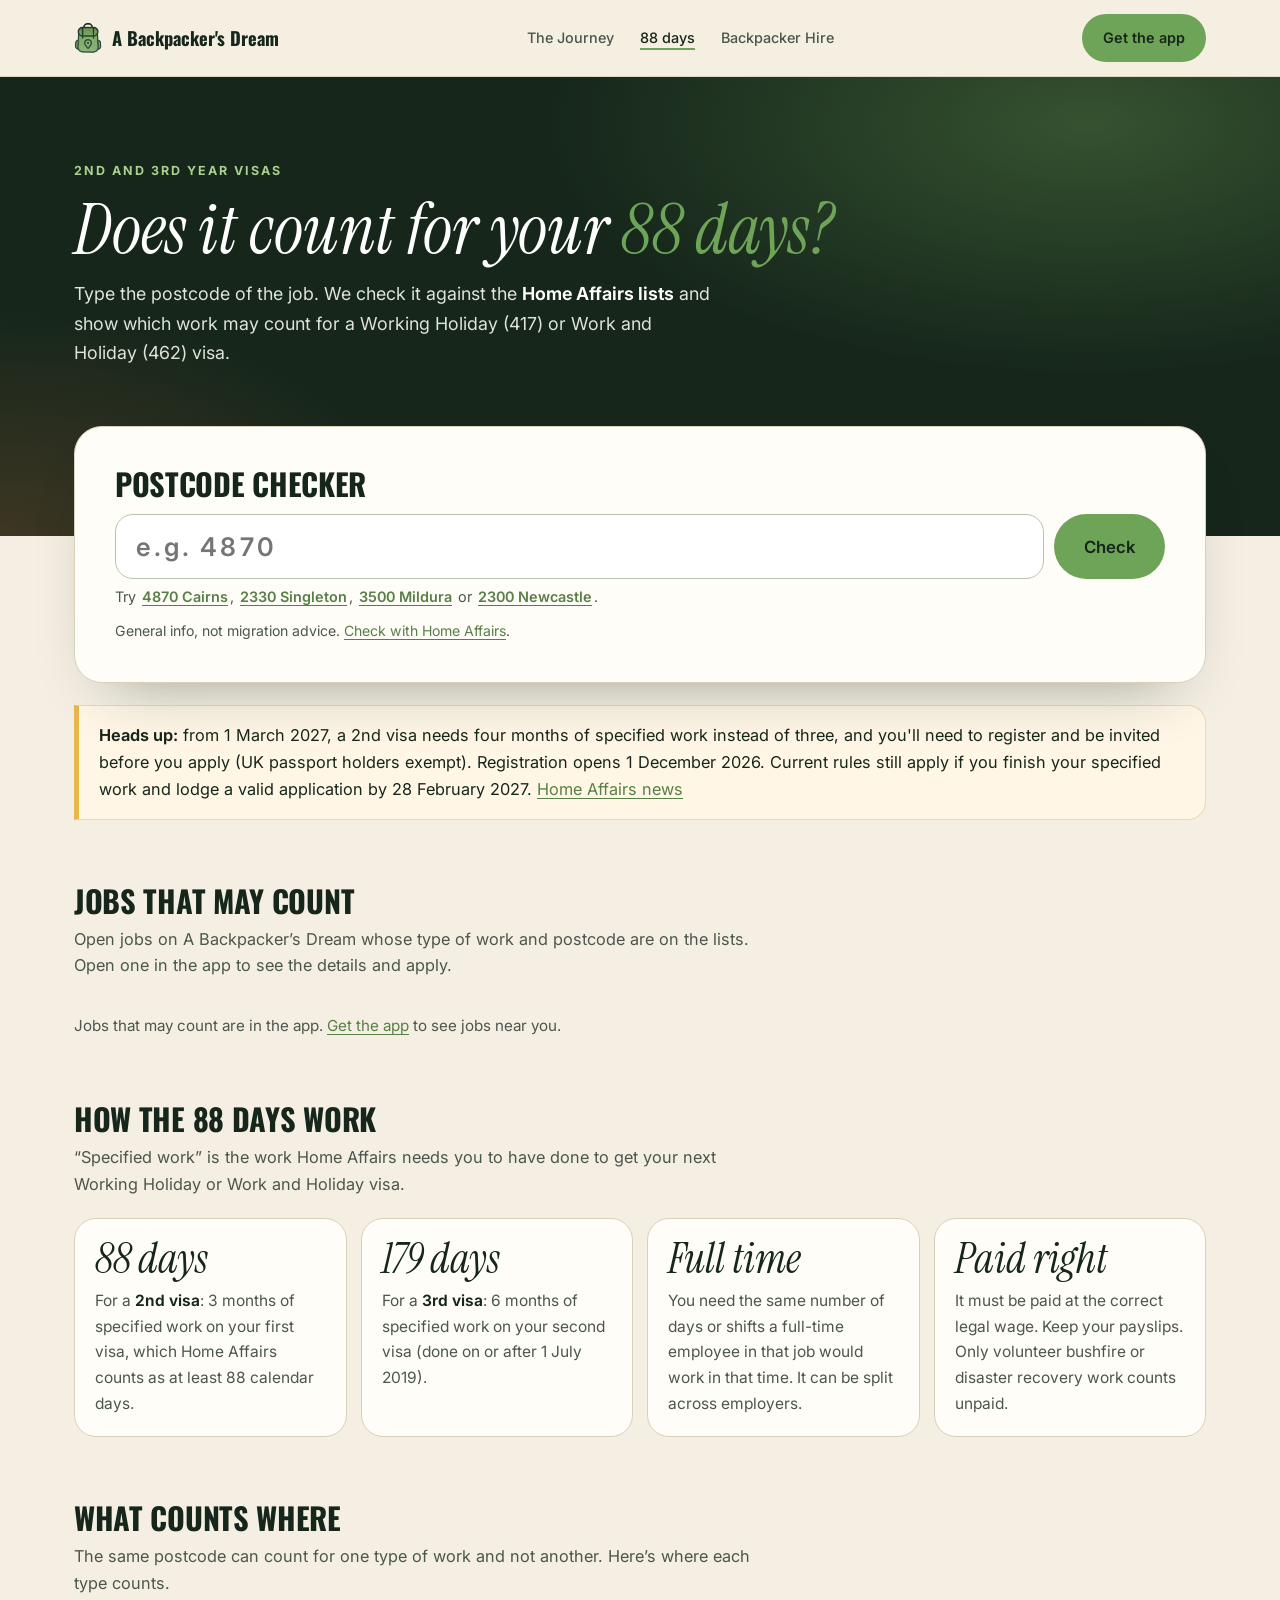
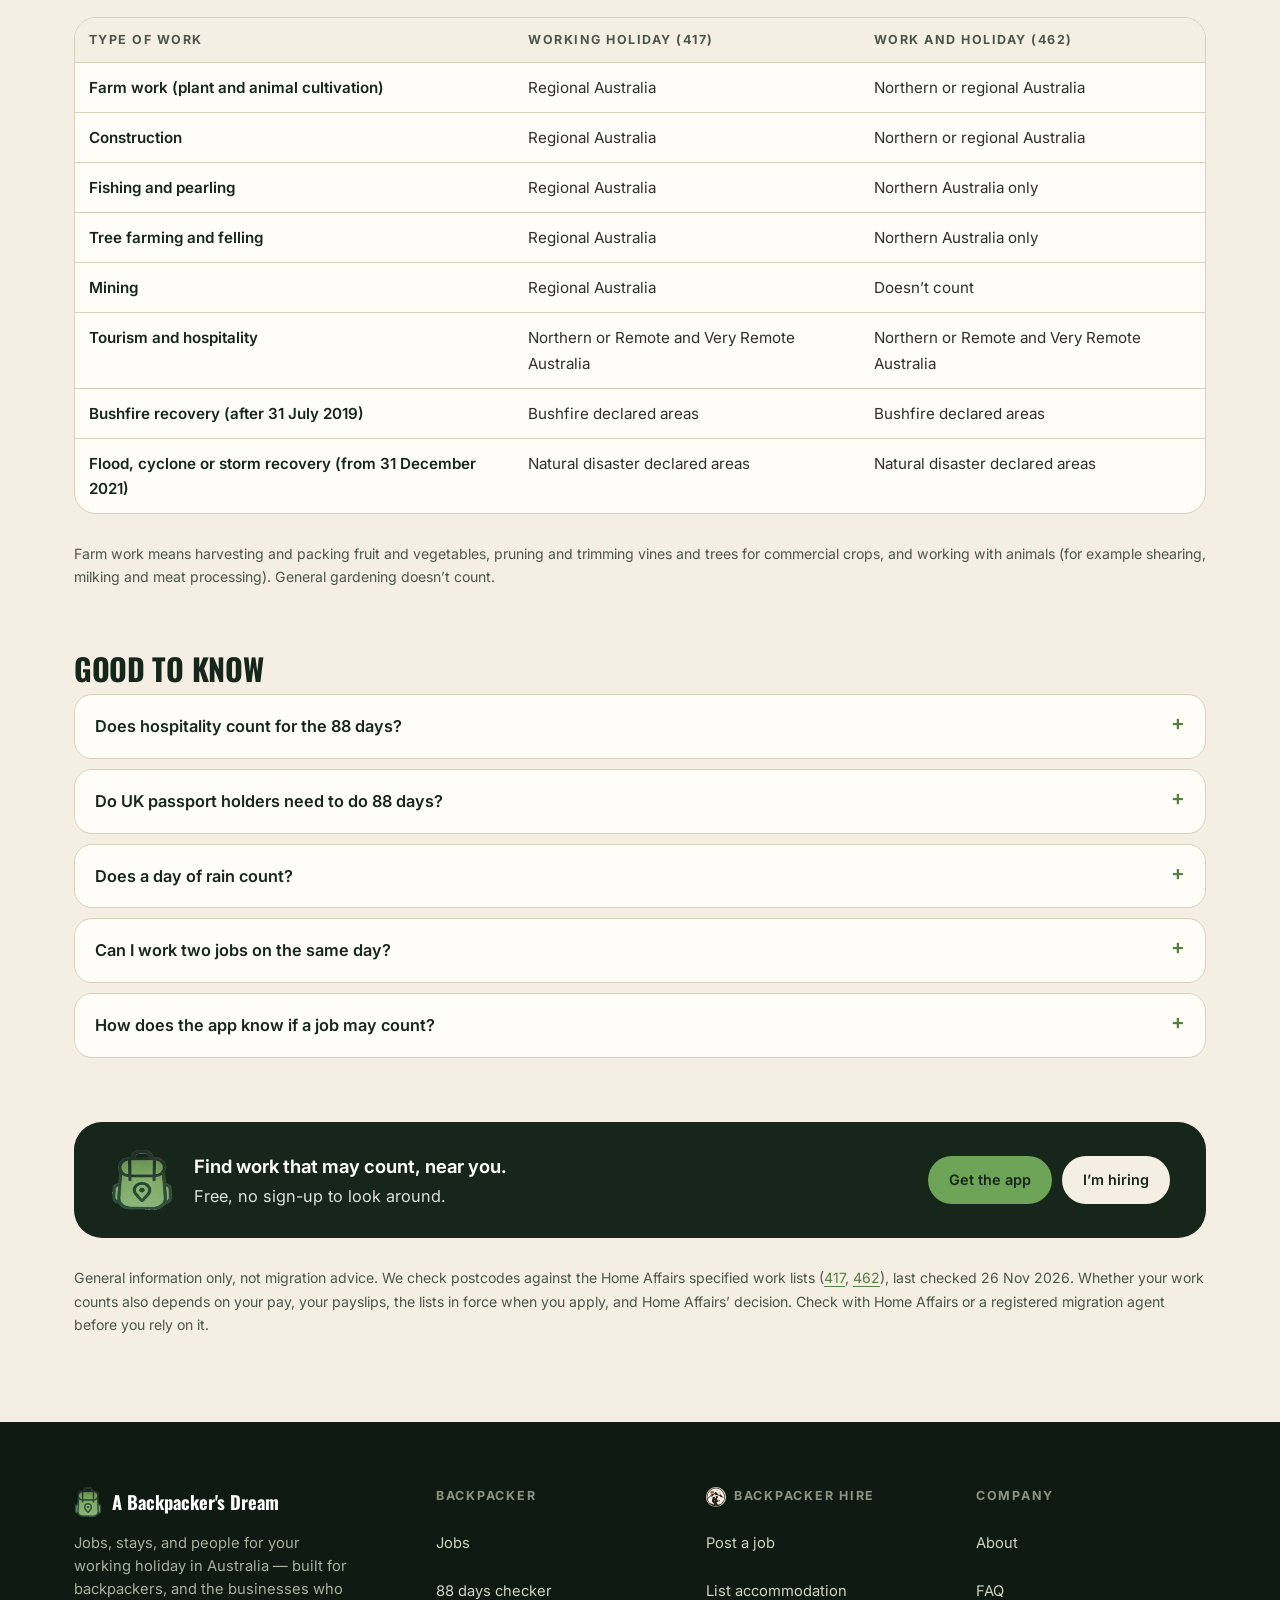
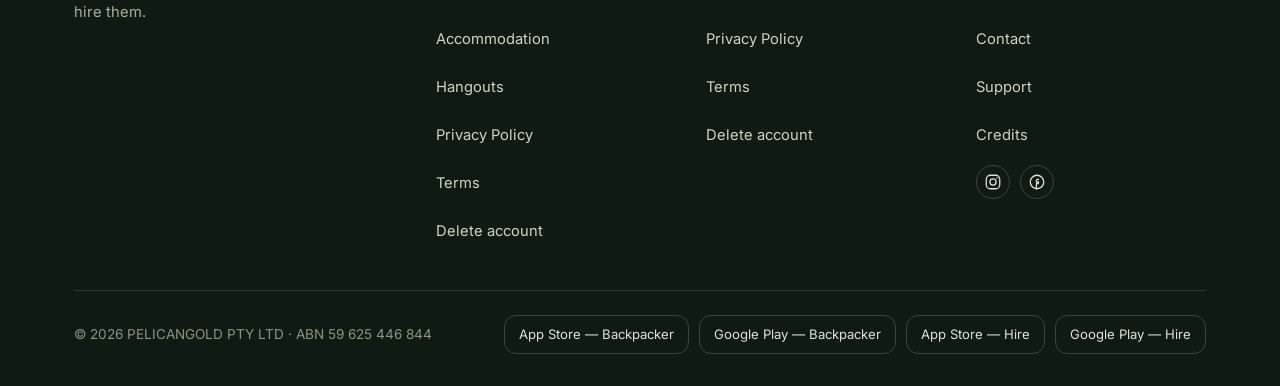
<file: 88-days/index.html>
<!doctype html>
<html lang="en-AU">
<head>
<meta charset="utf-8" />
<meta name="viewport" content="width=device-width, initial-scale=1" />
<title>88 days regional work: postcode checker and jobs | A Backpacker’s Dream</title>
<meta name="description" content="Check if a postcode counts for your 88 days or 6 months of specified work for a 2nd or 3rd year Working Holiday (417) or Work and Holiday (462) visa, and find jobs that may count." />
<link rel="canonical" href="https://abackpackersdream.com.au/88-days/" />
<meta property="og:type" content="website" />
<meta property="og:site_name" content="A Backpacker's Dream" />
<meta property="og:title" content="Does it count for your 88 days? Postcode checker and jobs" />
<meta property="og:description" content="Type a postcode and see which work may count for a 2nd or 3rd year 417 or 462 visa, from the Home Affairs lists. Then find jobs that may count." />
<meta property="og:url" content="https://abackpackersdream.com.au/88-days/" />
<meta property="og:image" content="https://abackpackersdream.com.au/og.jpg" />
<meta property="og:image:width" content="1200" />
<meta property="og:image:height" content="630" />
<meta name="twitter:card" content="summary_large_image" />
<meta name="twitter:title" content="Does it count for your 88 days? Postcode checker and jobs" />
<meta name="twitter:description" content="Type a postcode and see which work may count for a 2nd or 3rd year 417 or 462 visa, from the Home Affairs lists." />
<meta name="twitter:image" content="https://abackpackersdream.com.au/og.jpg" />
<link rel="icon" href="/favicon.png" />
<link rel="apple-touch-icon" href="/apple-touch-icon.png" />
<link rel="preconnect" href="https://fonts.googleapis.com" />
<link rel="preconnect" href="https://fonts.gstatic.com" crossorigin />
<link href="https://fonts.googleapis.com/css2?family=Oswald:wght@500;700&family=Inter:wght@400;500;600;700&family=Instrument+Serif:ital@0;1&display=swap" rel="stylesheet" />
<link rel="stylesheet" href="/legal.css?v=3" />
<link rel="preconnect" href="https://api.abackpackersdream.com.au" crossorigin />
<script type="application/ld+json">
{
 "@context": "https://schema.org",
 "@graph": [
  {
   "@type": "WebPage",
   "name": "88 days regional work: postcode checker and jobs",
   "url": "https://abackpackersdream.com.au/88-days/",
   "isPartOf": { "@type": "WebSite", "name": "A Backpacker's Dream", "url": "https://abackpackersdream.com.au/" },
   "about": "Specified work for second and third Working Holiday (subclass 417) and Work and Holiday (subclass 462) visas in Australia"
  },
  {
   "@type": "FAQPage",
   "mainEntity": [
    {
     "@type": "Question",
     "name": "What are the 88 days?",
     "acceptedAnswer": { "@type": "Answer", "text": "To get a second Working Holiday (417) or Work and Holiday (462) visa, you need 3 months of specified work done on your first visa. Home Affairs counts 3 months as at least 88 calendar days, worked like a full-time employee in that job. A third visa needs 6 months (179 calendar days) done on your second visa." }
    },
    {
     "@type": "Question",
     "name": "Which postcodes count for the 88 days?",
     "acceptedAnswer": { "@type": "Answer", "text": "Home Affairs publishes lists of eligible postcodes for regional Australia, Northern Australia, Remote and Very Remote Australia, and bushfire and natural disaster declared areas. Which list applies depends on the type of work and your visa. Type a postcode into the checker on this page to see what may count there." }
    },
    {
     "@type": "Question",
     "name": "Does hospitality count for the 88 days?",
     "acceptedAnswer": { "@type": "Answer", "text": "Tourism and hospitality work counts only in Northern Australia and in Remote and Very Remote Australia, for both 417 and 462 visas. Café or hotel work in a regional city such as Newcastle, Tamworth or Toowoomba does not count." }
    },
    {
     "@type": "Question",
     "name": "Do UK passport holders need to do 88 days?",
     "acceptedAnswer": { "@type": "Answer", "text": "No. Home Affairs says UK passport holders who apply on or after 1 July 2024 don't need to do specified work for a second or third Working Holiday (417) visa." }
    },
    {
     "@type": "Question",
     "name": "Does the work have to be paid?",
     "acceptedAnswer": { "@type": "Answer", "text": "Yes. Specified work must be paid at the correct legal wage under Australian law and awards. Only volunteer bushfire or natural disaster recovery work can count unpaid. Keep your payslips and employment records." }
    }
   ]
  }
 ]
}
</script>
<style>
  /* The 88 days page (owner, 26 Nov 2026). Shares legal.css's nav, footer and colours. */
  .d88{padding:0 0 72px;}
  .d88-hero{position:relative; overflow:hidden; background:#16261b; color:#f5efe3; padding:clamp(44px, 7vw, 84px) 0 clamp(120px, 14vw, 150px);}
  .d88-hero::before{content:""; position:absolute; inset:0; background:radial-gradient(900px 420px at 85% 10%, rgba(110,164,87,0.35), transparent 60%), radial-gradient(700px 380px at 0% 100%, rgba(201,112,63,0.22), transparent 60%);}
  .d88-hero .wrap{position:relative;}
  .d88-hero .kicker{color:#a9d08f;}
  .d88-hero h1{color:#fff; max-width:760px; font-size:clamp(2.6rem, 6vw, 4.4rem);}
  .d88-hero h1 em{color:var(--meadow); font-style:italic;}
  .d88-hero .lede{color:#dfe3d8; max-width:640px; font-size:1.12rem;}
  .d88-hero .lede strong{color:#fff;}

  .checker{position:relative; margin-top:clamp(-110px, -12vw, -90px); background:var(--cream-raised); border:1px solid var(--line); border-radius:28px; padding:clamp(22px, 4vw, 40px); box-shadow:0 30px 60px -36px rgba(22,38,27,0.45);}
  .checker h2, .d88 h2{font-family:var(--font-display); font-weight:700; text-transform:uppercase; letter-spacing:-0.01em; font-size:clamp(1.4rem, 2.6vw, 1.9rem); line-height:1.1; color:var(--ink); margin:0 0 8px; padding:0; border:0;}
  .checker form{display:flex; gap:10px; flex-wrap:wrap; margin:14px 0 6px;}
  .checker input{flex:1 1 200px; min-width:0; font:600 1.6rem/1 var(--font-body); letter-spacing:0.12em; padding:16px 20px; border-radius:18px; border:1.5px solid var(--sage-border); background:#fff; color:var(--ink);}
  .checker input:focus{outline:none; border-color:var(--meadow-deep); box-shadow:0 0 0 4px rgba(110,164,87,0.2);}
  .checker button{flex:0 0 auto; font:600 1.05rem var(--font-body); padding:0 30px; min-height:60px; border:0; border-radius:999px; background:var(--meadow); color:var(--ink); cursor:pointer;}
  .checker button:hover{background:var(--meadow-deep);}
  .hint{font-size:0.9rem; color:var(--ink-soft); margin:6px 0 0;}
  .hint button{all:unset; cursor:pointer; color:var(--meadow-deep); font-weight:600; text-decoration:underline; text-underline-offset:3px; margin:0 2px;}

  .result{margin-top:22px;}
  .result[hidden]{display:none;}
  .result-head{display:flex; flex-wrap:wrap; align-items:baseline; gap:6px 14px; margin-bottom:6px;}
  .result-head .pc{font-family:var(--font-display); font-weight:700; font-size:2rem; color:var(--ink);}
  .result-head .areas{display:flex; flex-wrap:wrap; gap:6px;}
  .area-chip{display:inline-flex; padding:4px 11px; border-radius:999px; background:var(--cream); border:1px solid var(--line); font-size:0.82rem; font-weight:600; color:var(--ink);}
  .summary{font-size:1.05rem; color:var(--ink); margin:8px 0 14px;}
  .summary.yes{color:#134e37;}
  .work-table{width:100%; border-collapse:separate; border-spacing:0; border:1px solid var(--line); border-radius:18px; overflow:hidden; font-size:0.97rem;}
  .work-table th, .work-table td{padding:12px 14px; text-align:left; border-bottom:1px solid var(--line);}
  .work-table tr:last-child td{border-bottom:0;}
  .work-table thead th{background:var(--cream); font-size:0.78rem; letter-spacing:0.12em; text-transform:uppercase; color:var(--ink-soft);}
  .work-table td.v{width:92px; text-align:center;}
  .work-table th.v{text-align:center;}
  .yes-pill{white-space:nowrap; display:inline-flex; align-items:center; gap:4px; padding:3px 10px; border-radius:999px; background:#bfe8d4; color:#134e37; font-weight:700; font-size:0.85rem;}
  .no-dash{color:#a29a8c;}
  .work-table tr.counts td:first-child{font-weight:600; color:var(--ink);}

  .d88-section{margin-top:64px;}
  .advice{margin-top:10px; font-size:0.88rem;}
  .heads-up{margin-top:22px; background:#fff6e6; border:1px solid #f0d9a8; border-left:5px solid var(--sun, #e8b84b); border-radius:0 18px 18px 0; padding:16px 20px;}
  .heads-up p{margin:0; color:var(--ink);}
  .heads-up strong{color:var(--ink);}
  .section-lede{color:var(--ink-soft); max-width:680px; margin:0 0 20px;}
  .jobs-grid{display:grid; grid-template-columns:repeat(auto-fill, minmax(260px, 1fr)); gap:14px;}
  .job-card{display:flex; flex-direction:column; gap:6px; padding:18px 18px 16px; border-radius:22px; background:#fff; border:1px solid var(--line); color:var(--ink); text-decoration:none; transition:border-color 160ms ease, transform 160ms cubic-bezier(.23,1,.32,1);}
  .job-card:hover{border-color:var(--sage-border); transform:translateY(-2px); color:var(--ink);}
  .job-card .t{font-family:var(--font-body); font-weight:700; font-size:1.08rem; line-height:1.25;}
  .job-card .m{font-size:0.92rem; color:var(--ink-soft);}
  .job-card .row{display:flex; justify-content:space-between; align-items:center; gap:8px; margin-top:auto; padding-top:8px;}
  .job-card .pay{font-weight:700;}
  .job-card .badge{display:inline-flex; align-self:flex-start; padding:4px 10px; border-radius:999px; background:#bfe8d4; color:#134e37; font-weight:700; font-size:0.8rem;}
  .job-card .open{font-size:0.88rem; font-weight:600; color:var(--meadow-deep);}
  .jobs-note{font-size:0.95rem; color:var(--ink-soft); margin:14px 0 0;}
  .skeleton{height:150px; border-radius:22px; background:linear-gradient(90deg, #efe8da 0%, #f8f3ea 50%, #efe8da 100%); background-size:200% 100%; animation:shimmer 1.4s ease-in-out infinite;}
  @keyframes shimmer{to{background-position:-200% 0;}}

  .facts{display:grid; grid-template-columns:repeat(auto-fit, minmax(220px, 1fr)); gap:14px;}
  .fact{background:var(--cream-raised); border:1px solid var(--line); border-radius:22px; padding:20px;}
  .fact .big{font-family:var(--font-serif); font-style:italic; font-size:2.6rem; line-height:1; color:var(--ink); margin:0 0 8px;}
  .fact p{margin:0; font-size:0.97rem;}
  .rules{width:100%; border-collapse:separate; border-spacing:0; background:var(--cream-raised); border:1px solid var(--line); border-radius:22px; overflow:hidden; font-size:0.95rem;}
  .rules th, .rules td{padding:12px 14px; text-align:left; vertical-align:top; border-bottom:1px solid var(--line);}
  .rules tr:last-child td{border-bottom:0;}
  .rules thead th{background:var(--cream); font-size:0.78rem; letter-spacing:0.12em; text-transform:uppercase; color:var(--ink-soft);}
  .rules td:first-child{font-weight:600; color:var(--ink);}
  .table-scroll{overflow-x:auto; -webkit-overflow-scrolling:touch;}

  .faq-list{display:grid; gap:10px;}
  .faq-list details{background:var(--cream-raised); border:1px solid var(--line); border-radius:18px; padding:0 20px;}
  .faq-list summary{cursor:pointer; list-style:none; padding:18px 0; font-weight:600; color:var(--ink); display:flex; justify-content:space-between; gap:12px;}
  .faq-list summary::-webkit-details-marker{display:none;}
  .faq-list summary::after{content:"+"; font-size:1.3rem; line-height:1; color:var(--meadow-deep);}
  .faq-list details[open] summary::after{content:"–";}
  .faq-list details p{margin:0 0 18px;}

  .cta-band{margin-top:64px; display:grid; grid-template-columns:auto 1fr auto; gap:20px; align-items:center; background:var(--ink); color:#dfe3d8; border-radius:28px; padding:26px clamp(20px, 4vw, 36px);}
  .cta-band img{width:64px; height:64px; border-radius:16px;}
  .cta-band p{margin:0; color:#dfe3d8;}
  .cta-band strong{color:#fff; font-size:1.15rem; display:block; margin-bottom:2px;}
  .cta-band .btns{display:flex; gap:10px; flex-wrap:wrap;}
  .btn-cream{background:var(--cream); color:var(--ink);}
  .btn-cream:hover{background:#fff; color:var(--ink);}
  .disclaimer{margin-top:28px; font-size:0.88rem; color:var(--ink-soft);}
  @media (max-width:700px){ .cta-band{grid-template-columns:1fr; text-align:left;} .cta-band img{display:none;} .work-table td.v{width:64px;} .work-table th, .work-table td{padding:10px;} }
  @media (prefers-reduced-motion: reduce){ .skeleton{animation:none;} .job-card{transition:none;} }
</style>
</head>
<body>
<header class="site-nav">
  <div class="nav-row">
    <a class="brand" href="/"><img class="logo-mark" src="/img/logo.png" alt="A Backpacker's Dream logo" />A Backpacker's Dream</a>
    <nav class="links" aria-label="Main">
      <a href="/#path">The Journey</a>
      <a href="/88-days/" aria-current="page">88 days</a>
      <a href="/hire.html">Backpacker Hire</a>
    </nav>
    <div class="nav-cta">
      <a class="btn btn-primary" href="/download/?utm_source=88days&amp;utm_medium=nav">Get the app</a>
    </div>
  </div>
</header>

<main class="d88">
  <section class="d88-hero">
    <div class="wrap">
      <p class="kicker">2nd and 3rd year visas</p>
      <h1>Does it count for your <em>88 days?</em></h1>
      <p class="lede">Type the postcode of the job. We check it against the <strong>Home Affairs lists</strong> and show which work may count for a Working Holiday (417) or Work and Holiday (462) visa.</p>
    </div>
  </section>

  <div class="wrap">
    <section class="checker" aria-labelledby="check-title">
      <h2 id="check-title">Postcode checker</h2>
      <form id="check-form" autocomplete="off">
        <label class="sr" for="pc" style="position:absolute;left:-9999px">Postcode</label>
        <input id="pc" name="pc" inputmode="numeric" maxlength="4" placeholder="e.g. 4870" aria-describedby="pc-hint" required />
        <button type="submit">Check</button>
      </form>
      <p class="hint" id="pc-hint">Try <button type="button" data-pc="4870">4870 Cairns</button>, <button type="button" data-pc="2330">2330 Singleton</button>, <button type="button" data-pc="3500">3500 Mildura</button> or <button type="button" data-pc="2300">2300 Newcastle</button>.</p>
      <p class="hint advice">General info, not migration advice. <a href="https://immi.homeaffairs.gov.au" target="_blank" rel="noopener">Check with Home Affairs</a>.</p>
      <div class="result" id="result" hidden aria-live="polite"></div>
    </section>

    <aside class="heads-up" aria-label="Rule change coming">
      <p><strong>Heads up:</strong> from 1 March 2027, a 2nd visa needs four months of specified work instead of three, and you'll need to register and be invited before you apply (UK passport holders exempt). Registration opens 1 December 2026. Current rules still apply if you finish your specified work and lodge a valid application by 28 February 2027. <a href="https://immi.homeaffairs.gov.au/what-we-do/whm-program/latest-news" target="_blank" rel="noopener">Home Affairs news</a></p>
    </aside>

    <section class="d88-section" aria-labelledby="jobs-title">
      <h2 id="jobs-title">Jobs that may count</h2>
      <p class="section-lede">Open jobs on A Backpacker’s Dream whose type of work and postcode are on the lists. Open one in the app to see the details and apply.</p>
      <div class="jobs-grid" id="jobs"><div class="skeleton"></div><div class="skeleton"></div><div class="skeleton"></div></div>
      <p class="jobs-note" id="jobs-note"></p>
    </section>

    <section class="d88-section" aria-labelledby="how-title">
      <h2 id="how-title">How the 88 days work</h2>
      <p class="section-lede">“Specified work” is the work Home Affairs needs you to have done to get your next Working Holiday or Work and Holiday visa.</p>
      <div class="facts">
        <div class="fact"><p class="big">88 days</p><p>For a <strong>2nd visa</strong>: 3 months of specified work on your first visa, which Home Affairs counts as at least 88 calendar days.</p></div>
        <div class="fact"><p class="big">179 days</p><p>For a <strong>3rd visa</strong>: 6 months of specified work on your second visa (done on or after 1 July 2019).</p></div>
        <div class="fact"><p class="big">Full time</p><p>You need the same number of days or shifts a full-time employee in that job would work in that time. It can be split across employers.</p></div>
        <div class="fact"><p class="big">Paid right</p><p>It must be paid at the correct legal wage. Keep your payslips. Only volunteer bushfire or disaster recovery work counts unpaid.</p></div>
      </div>
    </section>

    <section class="d88-section" aria-labelledby="rules-title">
      <h2 id="rules-title">What counts where</h2>
      <p class="section-lede">The same postcode can count for one type of work and not another. Here’s where each type counts.</p>
      <div class="table-scroll">
        <table class="rules">
          <thead><tr><th scope="col">Type of work</th><th scope="col">Working Holiday (417)</th><th scope="col">Work and Holiday (462)</th></tr></thead>
          <tbody>
            <tr><td>Farm work (plant and animal cultivation)</td><td>Regional Australia</td><td>Northern or regional Australia</td></tr>
            <tr><td>Construction</td><td>Regional Australia</td><td>Northern or regional Australia</td></tr>
            <tr><td>Fishing and pearling</td><td>Regional Australia</td><td>Northern Australia only</td></tr>
            <tr><td>Tree farming and felling</td><td>Regional Australia</td><td>Northern Australia only</td></tr>
            <tr><td>Mining</td><td>Regional Australia</td><td>Doesn’t count</td></tr>
            <tr><td>Tourism and hospitality</td><td>Northern or Remote and Very Remote Australia</td><td>Northern or Remote and Very Remote Australia</td></tr>
            <tr><td>Bushfire recovery (after 31 July 2019)</td><td>Bushfire declared areas</td><td>Bushfire declared areas</td></tr>
            <tr><td>Flood, cyclone or storm recovery (from 31 December 2021)</td><td>Natural disaster declared areas</td><td>Natural disaster declared areas</td></tr>
          </tbody>
        </table>
      </div>
      <p class="disclaimer">Farm work means harvesting and packing fruit and vegetables, pruning and trimming vines and trees for commercial crops, and working with animals (for example shearing, milking and meat processing). General gardening doesn’t count.</p>
    </section>

    <section class="d88-section" aria-labelledby="faq-title">
      <h2 id="faq-title">Good to know</h2>
      <div class="faq-list">
        <details><summary>Does hospitality count for the 88 days?</summary><p>Only in Northern Australia and in Remote and Very Remote Australia, for both visas. Café, bar or hotel work in a regional city like Newcastle, Tamworth or Toowoomba doesn’t count. Airlie Beach, Cairns and Darwin do.</p></details>
        <details><summary>Do UK passport holders need to do 88 days?</summary><p>No. Home Affairs says UK passport holders who apply on or after 1 July 2024 don’t need specified work for a second or third Working Holiday (417) visa.</p></details>
        <details><summary>Does a day of rain count?</summary><p>Unpaid days off don't count, and that includes days lost to bad weather. Paid public holidays and paid sick days can count. Start early so a wet season doesn’t leave you short.</p></details>
        <details><summary>Can I work two jobs on the same day?</summary><p>A calendar day only counts once, even if you work two shifts or for two employers that day.</p></details>
        <details><summary>How does the app know if a job may count?</summary><p>The business picks the type of work when it posts the job, and we check that against the job’s postcode and the Home Affairs lists. From the next app update, jobs that may count show “✓ May count for 88 days”, and you can filter the Jobs tab to show only them.</p></details>
      </div>
    </section>

    <section class="cta-band" aria-label="Get the app">
      <img src="/img/logo.png" alt="" />
      <p><strong>Find work that may count, near you.</strong>Free, no sign-up to look around.</p>
      <div class="btns">
        <a class="btn btn-primary" href="/download/?utm_source=88days&amp;utm_medium=cta">Get the app</a>
        <a class="btn btn-cream" href="/hire.html">I’m hiring</a>
      </div>
    </section>

    <p class="disclaimer" id="disclaimer">General information only, not migration advice. We check postcodes against the Home Affairs specified work lists (<a href="https://immi.homeaffairs.gov.au/visas/getting-a-visa/visa-listing/work-holiday-417/specified-work" target="_blank" rel="noopener">417</a>, <a href="https://immi.homeaffairs.gov.au/visas/getting-a-visa/visa-listing/work-holiday-462/specified-462-work" target="_blank" rel="noopener">462</a>), last checked <span id="checked-date">26 Nov 2026</span>. Whether your work counts also depends on your pay, your payslips, the lists in force when you apply, and Home Affairs’ decision. Check with Home Affairs or a registered migration agent before you rely on it.</p>
  </div>
</main>

<footer id="footer">
  <div class="wrap">
    <div class="footer-top">
      <div class="footer-brand">
        <a class="brand" href="/"><img class="logo-mark" src="/img/logo.png" alt="A Backpacker's Dream logo" />A Backpacker's Dream</a>
        <p>Jobs, stays, and people for your working holiday in Australia — built for backpackers, and the businesses who hire them.</p>
      </div>
      <div class="footer-col">
        <h4>Backpacker</h4>
        <ul>
          <li><a href="/#path">Jobs</a></li>
          <li><a href="/88-days/">88 days checker</a></li>
          <li><a href="/#path">Accommodation</a></li>
          <li><a href="/#path">Hangouts</a></li>
          <li><a href="/privacy-policy/">Privacy Policy</a></li>
          <li><a href="/terms/">Terms</a></li>
          <li><a href="https://abackpackersdream.com.au/delete-your-a-backpacker-account/">Delete account</a></li>
        </ul>
      </div>
      <div class="footer-col">
        <h4><img class="hire-icon" src="/img/backpacker-hire-icon.png" alt="Backpacker Hire logo" />Backpacker Hire</h4>
        <ul>
          <li><a href="/#hire">Post a job</a></li>
          <li><a href="/#hire">List accommodation</a></li>
          <li><a href="/privacy-policy/">Privacy Policy</a></li>
          <li><a href="/terms/">Terms</a></li>
          <li><a href="https://abackpackersdream.com.au/delete-your-backpacker-hire-account/">Delete account</a></li>
        </ul>
      </div>
      <div class="footer-col">
        <h4>Company</h4>
        <ul>
          <li><a href="/#about">About</a></li>
          <li><a href="/#faq">FAQ</a></li>
          <li><a href="mailto:admin@abackpackersdream.com.au">Contact</a></li>
          <li><a href="/support/">Support</a></li><li><a href="/credits/">Credits</a></li>
          <li class="social-links"><a class="social-icon" href="https://www.instagram.com/a_backpackers__dream_app/" target="_blank" rel="noopener" aria-label="Instagram"><svg viewBox="0 0 24 24" width="18" height="18" fill="none" stroke="currentColor" stroke-width="1.7"><rect x="3" y="3" width="18" height="18" rx="5.5"/><circle cx="12" cy="12" r="4.1"/><circle cx="17.3" cy="6.7" r="1" fill="currentColor" stroke="none"/></svg></a><a class="social-icon" href="https://www.facebook.com/profile.php?id=61582481173979" target="_blank" rel="noopener" aria-label="Facebook"><svg viewBox="0 0 24 24" width="18" height="18" fill="none" stroke="currentColor" stroke-width="1.7"><circle cx="12" cy="12" r="9"/><path d="M14.1 8.4h-1.4c-.85 0-1.5.7-1.5 1.55V12h2.9l-.4 2.1h-2.5V21" stroke-linecap="round" stroke-linejoin="round"/></svg></a></li>
        </ul>
      </div>
    </div>
    <div class="footer-bottom">
      <p>© 2026 PELICANGOLD PTY LTD · ABN 59 625 446 844</p>
      <div class="store-badges">
        <a class="store-pill" href="https://apps.apple.com/app/id6752948846" target="_blank" rel="noopener">App Store — Backpacker</a>
        <a class="store-pill" href="https://play.google.com/store/apps/details?id=com.abackpacker.user" target="_blank" rel="noopener">Google Play — Backpacker</a>
        <a class="store-pill" href="https://apps.apple.com/app/id6752952428" target="_blank" rel="noopener">App Store — Hire</a>
        <a class="store-pill" href="https://play.google.com/store/apps/details?id=com.backpacker.hire" target="_blank" rel="noopener">Google Play — Hire</a>
      </div>
    </div>
  </div>
</footer>
<button type="button" class="to-top" aria-label="Back to top"><svg width="20" height="20" viewBox="0 0 24 24" fill="none" stroke="currentColor" stroke-width="2.2" stroke-linecap="round" stroke-linejoin="round" aria-hidden="true"><path d="M12 19V5M5 12l7-7 7 7"/></svg></button>
<script>
(function(){
  // Back-to-top button: shows after scrolling down, scrolls to the top on click.
  var btn = document.querySelector('.to-top');
  if (!btn) return;
  var reduce = window.matchMedia && window.matchMedia('(prefers-reduced-motion: reduce)').matches;
  function update(){ btn.classList.toggle('show', window.scrollY > Math.min(600, window.innerHeight * 0.8)); }
  window.addEventListener('scroll', update, { passive: true });
  btn.addEventListener('click', function(){ window.scrollTo({ top: 0, behavior: reduce ? 'auto' : 'smooth' }); });
  update();
})();
</script>
<script src="/88-days/lists.js?v=20261126"></script>
<script>
(function () {
  // The checker works in the browser from lists.js (the server's lists); nothing is sent anywhere.
  var L = window.REGIONAL_LISTS;
  if (!L) return;
  var AREA_WORDS = { remote: "Remote and Very Remote Australia", northern: "Northern Australia", regional: "Regional Australia", bushfire: "Bushfire declared area", disaster: "Natural disaster declared area" };
  var SHORT = { plant_animal: "farm", construction: "construction", fishing: "fishing", tree_farming: "tree farming", mining: "mining", tourism_hospitality: "hospitality", bushfire_recovery: "bushfire recovery", disaster_recovery: "disaster recovery" };
  // When recovery work started counting (Home Affairs specified work pages; Owen, 28 Nov 2026).
  var SINCE = { bushfire_recovery: " (after 31 July 2019)", disaster_recovery: " (from 31 December 2021)" };
  var REC_DATED = { "bushfire recovery": "bushfire recovery work after 31 July 2019", "disaster recovery": "disaster recovery work after 31 December 2021" };
  var MONTHS = ["Jan", "Feb", "Mar", "Apr", "May", "Jun", "Jul", "Aug", "Sep", "Oct", "Nov", "Dec"];
  function day(iso) { var p = String(iso || "").split("-").map(Number); return p.length === 3 ? p[2] + " " + MONTHS[p[1] - 1] + " " + p[0] : iso; }
  document.getElementById("checked-date").textContent = day(L.checked);

  function stateOf(pc) {
    var n = Number(pc);
    if (!/^\d{4}$/.test(pc)) return null;
    if (n === 2899) return "NI";
    if ((n >= 200 && n <= 299) || (n >= 2600 && n <= 2618) || (n >= 2900 && n <= 2920)) return "ACT";
    if (n >= 800 && n <= 999) return "NT";
    if (n >= 1000 && n <= 2999) return "NSW";
    if ((n >= 3000 && n <= 3999) || (n >= 8000 && n <= 8999)) return "VIC";
    if ((n >= 4000 && n <= 4999) || (n >= 9000 && n <= 9999)) return "QLD";
    if (n >= 5000 && n <= 5999) return "SA";
    if (n >= 6000 && n <= 6999) return "WA";
    if (n >= 7000 && n <= 7999) return "TAS";
    return null;
  }
  var STATE_NAMES = { NSW: "NSW", VIC: "VIC", QLD: "QLD", SA: "SA", WA: "WA", TAS: "TAS", NT: "NT", ACT: "ACT", NI: "Norfolk Island" };

  function parse(table) {
    var area = { all: {}, ranges: [] };
    Object.keys(table).forEach(function (state) {
      var text = String(table[state]).trim();
      if (/^all /i.test(text)) { area.all[state] = true; return; }
      text.split(/[,;]/).forEach(function (part) {
        var m = part.trim().match(/^(\d{4})(?:\s*to\s*(\d{4}))?$/);
        if (m) area.ranges.push([Number(m[1]), Number(m[2] || m[1])]);
      });
    });
    return area;
  }
  var AREAS = {};
  Object.keys(L.tables).forEach(function (k) { AREAS[k] = parse(L.tables[k]); });
  function inArea(pc, name) {
    var st = stateOf(pc), n = Number(pc);
    function check(a) { return !!a && (a.all[st] || a.ranges.some(function (r) { return n >= r[0] && n <= r[1]; })); }
    return check(AREAS[name]) || (name === "remote" && check(AREAS.remote2));
  }

  function esc(s) { return String(s).replace(/[&<>"]/g, function (c) { return { "&": "&amp;", "<": "&lt;", ">": "&gt;", '"': "&quot;" }[c]; }); }
  function list(words) { return words.length < 2 ? words.join("") : words.slice(0, -1).join(", ") + " and " + words[words.length - 1]; }

  var result = document.getElementById("result");
  function show(pc) {
    pc = String(pc || "").replace(/\D/g, "").slice(0, 4);
    if (pc.length === 3) pc = "0" + pc; // NT postcodes are often typed without the 0
    var st = stateOf(pc);
    result.hidden = false;
    if (!st) { result.innerHTML = '<p class="summary">Type a 4-digit Australian postcode.</p>'; return; }
    var areas = ["remote", "northern", "regional", "bushfire", "disaster"].filter(function (a) { return inArea(pc, a); });
    var rows = "", c417 = [], c462 = [];
    Object.keys(L.work).forEach(function (cat) {
      if (cat === "other") return;
      var a = L.rules["417"][cat].some(function (x) { return inArea(pc, x); });
      var b = L.rules["462"][cat].some(function (x) { return inArea(pc, x); });
      if (a) c417.push(SHORT[cat]);
      if (b) c462.push(SHORT[cat]);
      var tick = '<span class="yes-pill">✓ Yes</span>', dash = '<span class="no-dash" aria-label="No">—</span>';
      rows += '<tr class="' + (a || b ? "counts" : "") + '"><td>' + esc(L.work[cat] + (SINCE[cat] || "")) + '</td><td class="v">' + (a ? tick : dash) + '</td><td class="v">' + (b ? tick : dash) + "</td></tr>";
    });
    function regular(list_) { return list_.filter(function (w) { return w.indexOf("recovery") < 0; }); }
    var r417 = regular(c417), r462 = regular(c462);
    var rec = c417.filter(function (w) { return w.indexOf("recovery") >= 0; });
    function cap(t) { return t.charAt(0).toUpperCase() + t.slice(1); }
    var recDated = rec.length ? cap(list(rec.map(function (w) { return REC_DATED[w] || w + " work"; }))) : "";
    var recText = recDated ? recDated + " may count too." : "";
    var summary;
    if (!c417.length && !c462.length) {
      summary = '<p class="summary">Postcode ' + pc + " isn’t on any of the lists, so work here doesn’t count towards a 2nd or 3rd year visa.</p>";
    } else if (!r417.length && !r462.length) {
      summary = '<p class="summary">Farm, hospitality and other regular work here doesn\'t count. ' + esc(recDated) + " may count.</p>";
    } else {
      var parts = [];
      if (r417.length) parts.push(cap(esc(list(r417))) + " work may count here for a 417");
      if (r462.length) parts.push((r417.length ? "" : "") + (r417.length ? esc(list(r462)) + " work for a 462" : cap(esc(list(r462))) + " work may count here for a 462"));
      summary = '<p class="summary yes">✓ ' + parts.join("; ") + "." + (r462.length ? "" : " Regular work here doesn’t count for a 462.") +
        (recText ? " " + esc(recText) : "") + "</p>";
    }
    result.innerHTML =
      '<div class="result-head"><span class="pc">' + pc + '</span><span class="area-chip">' + esc(STATE_NAMES[st]) + '</span><span class="areas">' +
      areas.map(function (a) { return '<span class="area-chip">' + esc(AREA_WORDS[a]) + "</span>"; }).join("") + "</span></div>" + summary +
      '<div class="table-scroll"><table class="work-table"><thead><tr><th scope="col">Type of work</th><th scope="col" class="v">417</th><th scope="col" class="v">462</th></tr></thead><tbody>' + rows + "</tbody></table></div>";
    try { history.replaceState(null, "", "?postcode=" + pc); } catch (e) {}
  }

  var input = document.getElementById("pc");
  document.getElementById("check-form").addEventListener("submit", function (e) { e.preventDefault(); show(input.value); });
  input.addEventListener("input", function () { if (/^\d{4}$/.test(input.value)) show(input.value); });
  Array.prototype.forEach.call(document.querySelectorAll("[data-pc]"), function (b) {
    b.addEventListener("click", function () { input.value = b.getAttribute("data-pc"); show(input.value); });
  });
  var start = new URLSearchParams(location.search).get("postcode");
  if (start) { input.value = start; show(start); }

  // Live jobs that may count (Web GET /api/site/regional-jobs).
  var jobsEl = document.getElementById("jobs"), note = document.getElementById("jobs-note");
  function noJobs(text) {
    jobsEl.innerHTML = "";
    note.innerHTML = text + ' <a href="/download/?utm_source=88days&amp;utm_medium=jobs">Get the app</a> to see jobs near you.';
  }
  fetch("https://api.abackpackersdream.com.au/api/site/regional-jobs", { mode: "cors" })
    .then(function (r) { if (!r.ok) throw new Error(r.status); return r.json(); })
    .then(function (data) {
      var jobs = (data && data.jobs) || [];
      if (!jobs.length) return noJobs("New jobs that may count show here as businesses post them.");
      jobsEl.innerHTML = jobs.map(function (j) {
        var visas = [j.v417 ? "417" : "", j.v462 ? "462" : ""].filter(Boolean).join(" and ");
        var place = [j.business, [j.town, j.postcode].filter(Boolean).join(" ")].filter(Boolean).join(" · ");
        return '<a class="job-card" href="/download/?utm_source=88days&amp;utm_medium=job">' +
          '<span class="badge">✓ May count for 88 days</span>' +
          '<span class="t">' + esc(j.name) + "</span>" +
          '<span class="m">' + esc(place) + "</span>" +
          '<span class="m">For ' + esc(visas) + " visas</span>" +
          '<span class="row"><span class="pay">' + esc(j.pay) + '</span><span class="open">Open in the app ›</span></span></a>';
      }).join("");
      note.textContent = data.total > jobs.length ? "Showing the newest " + jobs.length + " of " + data.total + ". See them all in the app." : "";
    })
    .catch(function () { noJobs("Jobs that may count are in the app."); });
})();
</script>
</body>
</html>
</file>
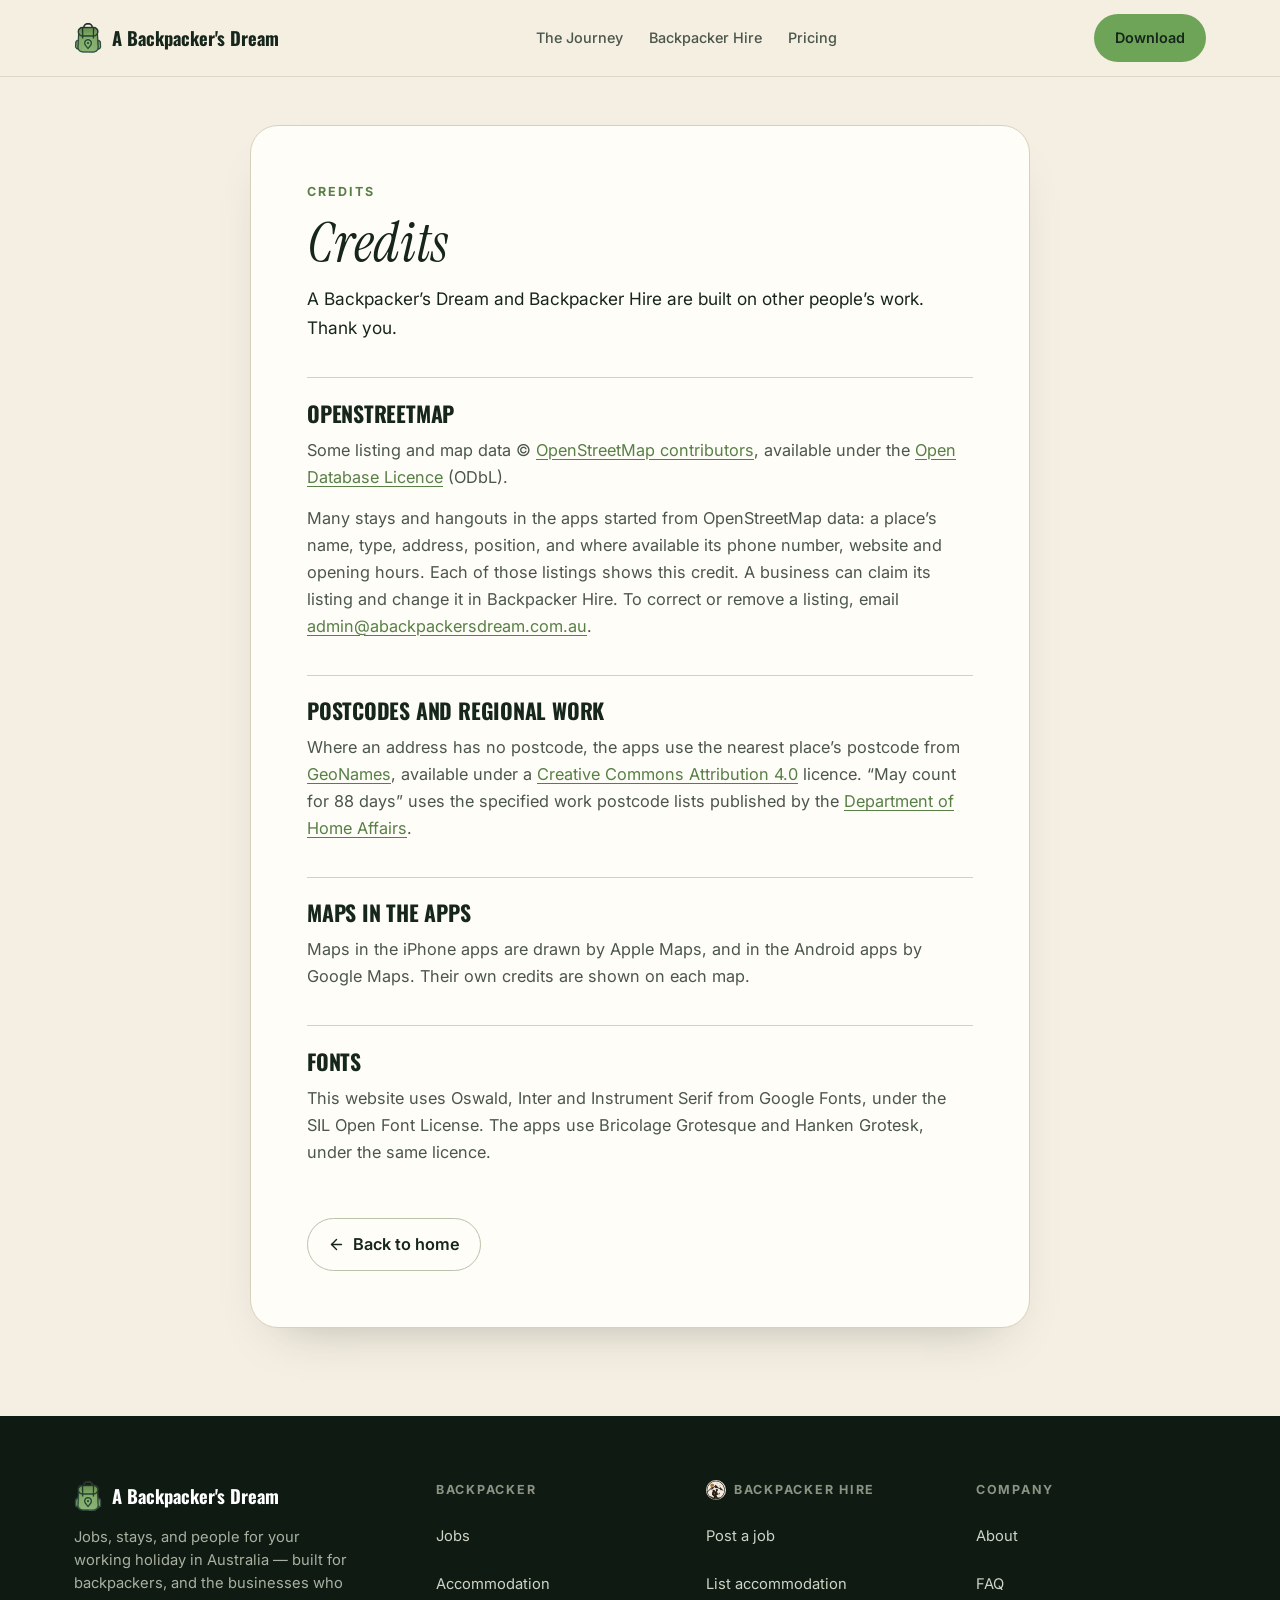
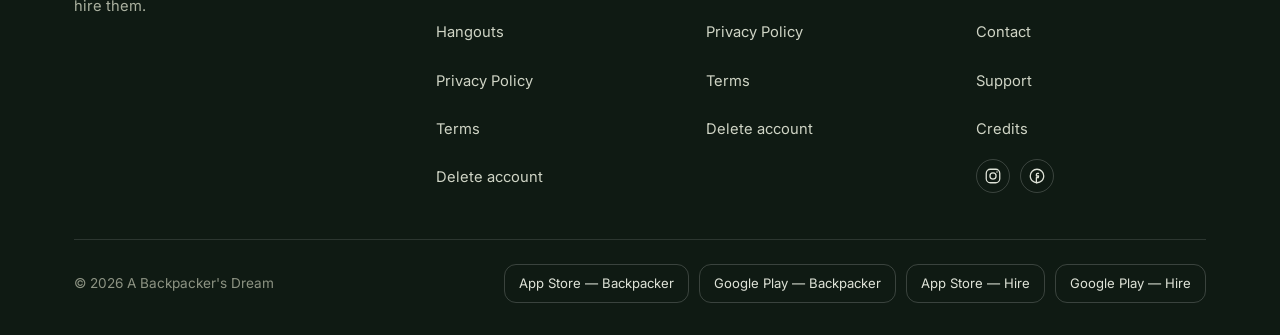
<file: credits/index.html>
<!doctype html>
<html lang="en-AU">
<head>
<meta charset="utf-8" />
<meta name="viewport" content="width=device-width, initial-scale=1" />
<title>Credits | A Backpacker’s Dream</title>
<meta name="description" content="Data and open-source credits for A Backpacker’s Dream and Backpacker Hire." />
<link rel="canonical" href="https://abackpackersdream.com.au/credits/" />
<meta property="og:type" content="website" />
<meta property="og:site_name" content="A Backpacker's Dream" />
<meta property="og:title" content="Credits | A Backpacker’s Dream" />
<meta property="og:description" content="Data and open-source credits for A Backpacker’s Dream and Backpacker Hire." />
<meta property="og:url" content="https://abackpackersdream.com.au/credits/" />
<meta property="og:image" content="https://abackpackersdream.com.au/og.jpg" />
<meta property="og:image:width" content="1200" />
<meta property="og:image:height" content="630" />
<meta name="twitter:card" content="summary_large_image" />
<meta name="twitter:title" content="Credits | A Backpacker’s Dream" />
<meta name="twitter:description" content="Data and open-source credits for A Backpacker’s Dream and Backpacker Hire." />
<meta name="twitter:image" content="https://abackpackersdream.com.au/og.jpg" />
<link rel="icon" href="/favicon.png" />
<link rel="apple-touch-icon" href="/apple-touch-icon.png" />
<link rel="preconnect" href="https://fonts.googleapis.com" />
<link rel="preconnect" href="https://fonts.gstatic.com" crossorigin />
<link href="https://fonts.googleapis.com/css2?family=Oswald:wght@500;700&family=Inter:wght@400;500;600;700&family=Instrument+Serif:ital@0;1&display=swap" rel="stylesheet" />
<link rel="stylesheet" href="/legal.css?v=3" />
</head>
<body>
<header class="site-nav">
  <div class="nav-row">
    <a class="brand" href="/"><img class="logo-mark" src="/img/logo.png" alt="A Backpacker's Dream logo" />A Backpacker's Dream</a>
    <nav class="links" aria-label="Main">
      <a href="/#path">The Journey</a>
      <a href="/hire.html">Backpacker Hire</a>
      <a href="/pricing.html">Pricing</a>
    </nav>
    <div class="nav-cta">
      <a class="btn btn-primary" href="https://apps.apple.com/app/id6752948846" target="_blank" rel="noopener">Download</a>
    </div>
  </div>
</header>

<main class="legal">
  <article class="legal-card">
    <p class="kicker">Credits</p>
    <h1>Credits</h1>
    <p class="lede">A Backpacker’s Dream and Backpacker Hire are built on other people’s work. Thank you.</p>

    <h2 id="openstreetmap">OpenStreetMap</h2>
    <p>Some listing and map data © <a href="https://www.openstreetmap.org/copyright" target="_blank" rel="noopener">OpenStreetMap contributors</a>, available under the <a href="https://opendatacommons.org/licenses/odbl/" target="_blank" rel="noopener">Open Database Licence</a> (ODbL).</p>
    <p>Many stays and hangouts in the apps started from OpenStreetMap data: a place’s name, type, address, position, and where available its phone number, website and opening hours. Each of those listings shows this credit. A business can claim its listing and change it in Backpacker Hire. To correct or remove a listing, email <a href="mailto:admin@abackpackersdream.com.au?subject=Listing%20correction">admin@abackpackersdream.com.au</a>.</p>

    <h2 id="postcodes">Postcodes and regional work</h2>
    <p>Where an address has no postcode, the apps use the nearest place’s postcode from <a href="https://www.geonames.org" target="_blank" rel="noopener">GeoNames</a>, available under a <a href="https://creativecommons.org/licenses/by/4.0/" target="_blank" rel="noopener">Creative Commons Attribution 4.0</a> licence. “May count for 88 days” uses the specified work postcode lists published by the <a href="https://immi.homeaffairs.gov.au/visas/getting-a-visa/visa-listing/work-holiday-417/specified-work" target="_blank" rel="noopener">Department of Home Affairs</a>.</p>

    <h2 id="maps">Maps in the apps</h2>
    <p>Maps in the iPhone apps are drawn by Apple Maps, and in the Android apps by Google Maps. Their own credits are shown on each map.</p>

    <h2 id="fonts">Fonts</h2>
    <p>This website uses Oswald, Inter and Instrument Serif from Google Fonts, under the SIL Open Font License. The apps use Bricolage Grotesque and Hanken Grotesk, under the same licence.</p>

    <a class="back-link" href="/"><svg width="17" height="17" viewBox="0 0 24 24" fill="none" stroke="currentColor" stroke-width="2" stroke-linecap="round" stroke-linejoin="round" aria-hidden="true"><path d="m12 19-7-7 7-7"/><path d="M19 12H5"/></svg> Back to home</a>
  </article>
</main>

<footer id="footer">
  <div class="wrap">
    <div class="footer-top">
      <div class="footer-brand">
        <a class="brand" href="/"><img class="logo-mark" src="/img/logo.png" alt="A Backpacker's Dream logo" />A Backpacker's Dream</a>
        <p>Jobs, stays, and people for your working holiday in Australia — built for backpackers, and the businesses who hire them.</p>
      </div>
      <div class="footer-col">
        <h4>Backpacker</h4>
        <ul>
          <li><a href="/#path">Jobs</a></li>
          <li><a href="/#path">Accommodation</a></li>
          <li><a href="/#path">Hangouts</a></li>
          <li><a href="/privacy-policy/">Privacy Policy</a></li>
          <li><a href="/terms/">Terms</a></li>
          <li><a href="https://abackpackersdream.com.au/delete-your-a-backpacker-account/">Delete account</a></li>
        </ul>
      </div>
      <div class="footer-col">
        <h4><img class="hire-icon" src="/img/backpacker-hire-icon.png" alt="Backpacker Hire logo" />Backpacker Hire</h4>
        <ul>
          <li><a href="/#hire">Post a job</a></li>
          <li><a href="/#hire">List accommodation</a></li>
          <li><a href="/privacy-policy/">Privacy Policy</a></li>
          <li><a href="/terms/">Terms</a></li>
          <li><a href="https://abackpackersdream.com.au/delete-your-backpacker-hire-account/">Delete account</a></li>
        </ul>
      </div>
      <div class="footer-col">
        <h4>Company</h4>
        <ul>
          <li><a href="/#about">About</a></li>
          <li><a href="/#faq">FAQ</a></li>
          <li><a href="mailto:admin@abackpackersdream.com.au">Contact</a></li>
          <li><a href="/support/">Support</a></li><li><a href="/credits/">Credits</a></li>
          <li class="social-links"><a class="social-icon" href="https://www.instagram.com/a_backpackers__dream_app/" target="_blank" rel="noopener" aria-label="Instagram"><svg viewBox="0 0 24 24" width="18" height="18" fill="none" stroke="currentColor" stroke-width="1.7"><rect x="3" y="3" width="18" height="18" rx="5.5"/><circle cx="12" cy="12" r="4.1"/><circle cx="17.3" cy="6.7" r="1" fill="currentColor" stroke="none"/></svg></a><a class="social-icon" href="https://www.facebook.com/profile.php?id=61582481173979" target="_blank" rel="noopener" aria-label="Facebook"><svg viewBox="0 0 24 24" width="18" height="18" fill="none" stroke="currentColor" stroke-width="1.7"><circle cx="12" cy="12" r="9"/><path d="M14.1 8.4h-1.4c-.85 0-1.5.7-1.5 1.55V12h2.9l-.4 2.1h-2.5V21" stroke-linecap="round" stroke-linejoin="round"/></svg></a></li>
        </ul>
      </div>
    </div>
    <div class="footer-bottom">
      <p>© 2026 A Backpacker's Dream</p>
      <div class="store-badges">
        <a class="store-pill" href="https://apps.apple.com/app/id6752948846" target="_blank" rel="noopener">App Store — Backpacker</a>
        <a class="store-pill" href="https://play.google.com/store/apps/details?id=com.abackpacker.user" target="_blank" rel="noopener">Google Play — Backpacker</a>
        <a class="store-pill" href="https://apps.apple.com/app/id6752952428" target="_blank" rel="noopener">App Store — Hire</a>
        <a class="store-pill" href="https://play.google.com/store/apps/details?id=com.backpacker.hire" target="_blank" rel="noopener">Google Play — Hire</a>
      </div>
    </div>
  </div>
</footer>
<button type="button" class="to-top" aria-label="Back to top"><svg width="20" height="20" viewBox="0 0 24 24" fill="none" stroke="currentColor" stroke-width="2.2" stroke-linecap="round" stroke-linejoin="round" aria-hidden="true"><path d="M12 19V5M5 12l7-7 7 7"/></svg></button>
<script>
(function(){
  // Back-to-top button: shows after scrolling down, scrolls to the top on click.
  var btn = document.querySelector('.to-top');
  if (!btn) return;
  var reduce = window.matchMedia && window.matchMedia('(prefers-reduced-motion: reduce)').matches;
  function update(){ btn.classList.toggle('show', window.scrollY > Math.min(600, window.innerHeight * 0.8)); }
  window.addEventListener('scroll', update, { passive: true });
  btn.addEventListener('click', function(){ window.scrollTo({ top: 0, behavior: reduce ? 'auto' : 'smooth' }); });
  update();
})();
</script>
<script src="/visit.js" defer></script>
</body>
</html>
</file>
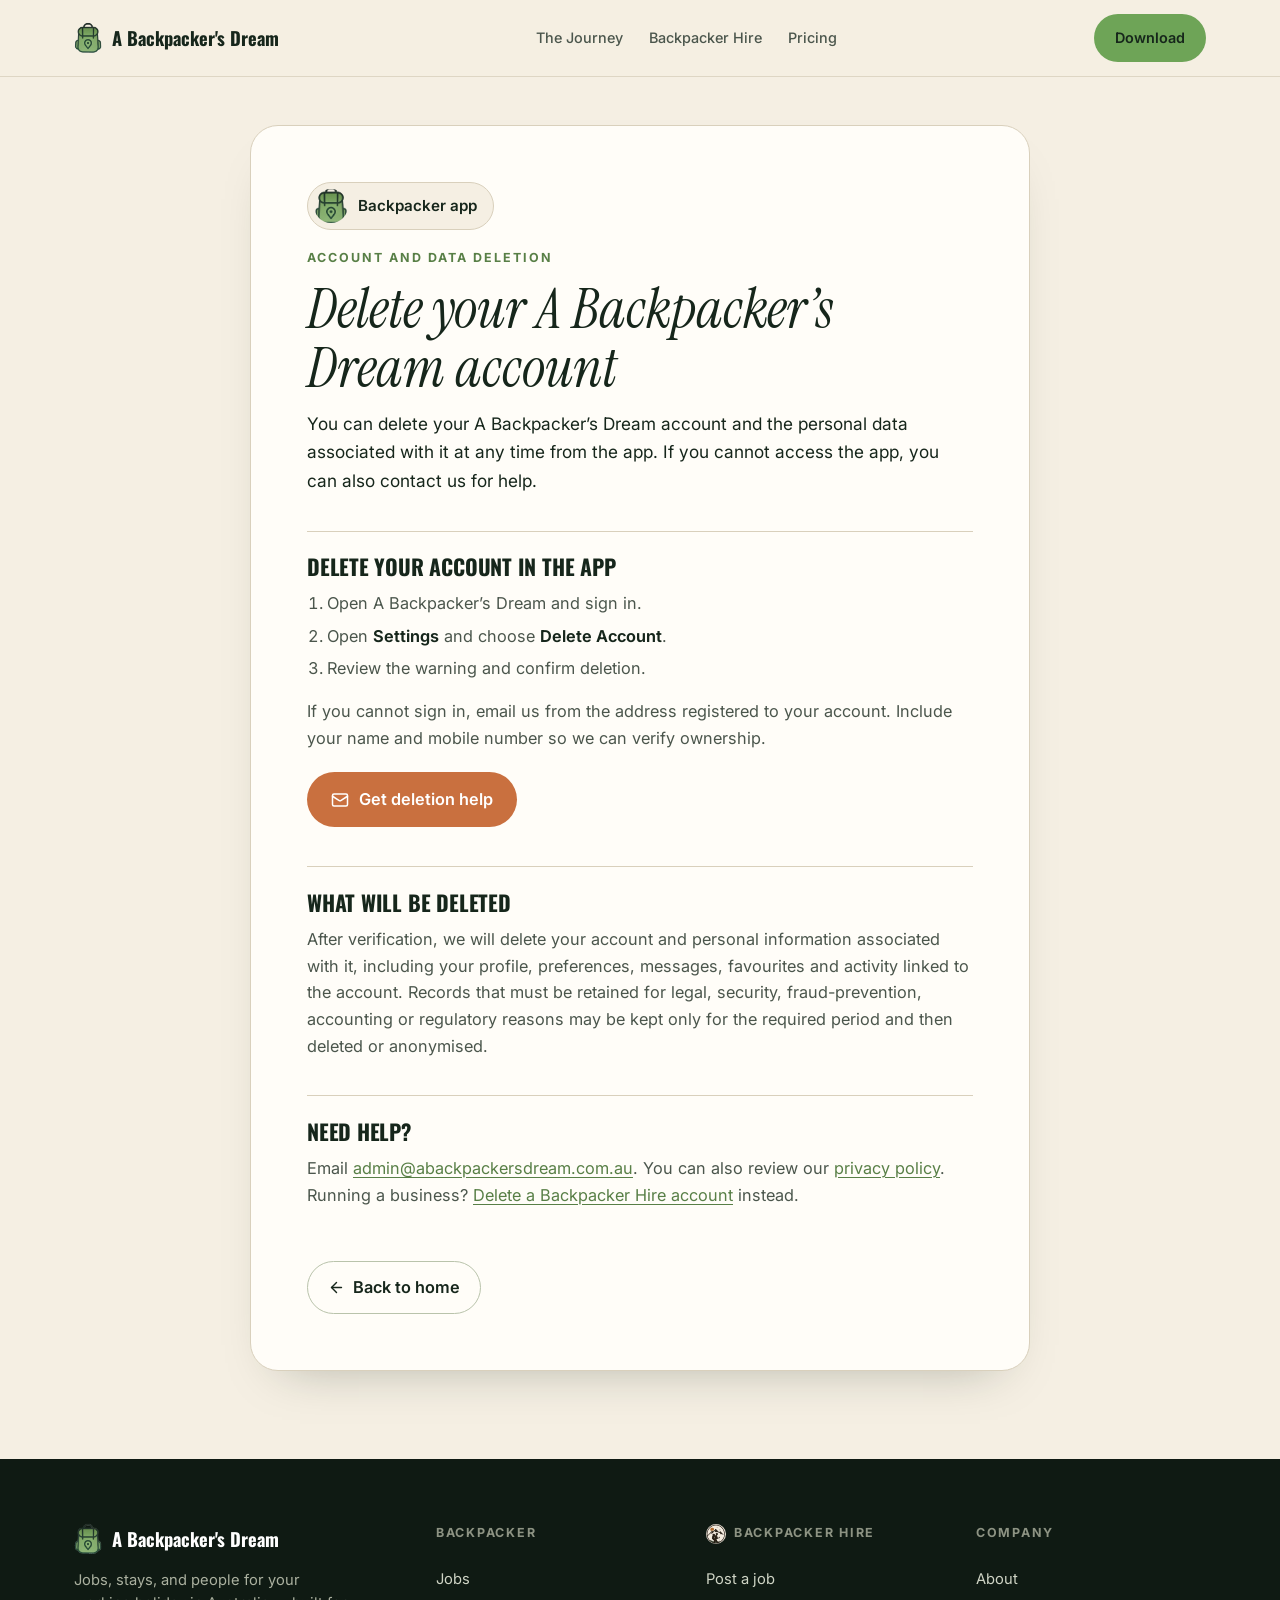
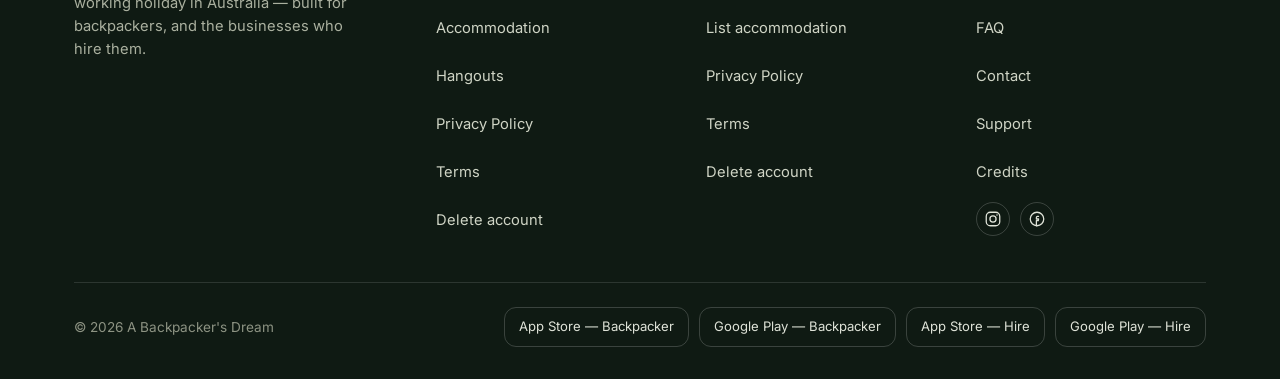
<file: delete-your-a-backpacker-account/index.html>
<!doctype html>
<html lang="en-AU">
<head>
<meta charset="utf-8" />
<meta name="viewport" content="width=device-width, initial-scale=1" />
<title>Delete your A Backpacker’s Dream account | A Backpacker’s Dream</title>
<meta name="description" content="Request deletion of your A Backpacker’s Dream account and associated personal data." />
<link rel="canonical" href="https://abackpackersdream.com.au/delete-your-a-backpacker-account/" />
<meta property="og:type" content="website" />
<meta property="og:site_name" content="A Backpacker's Dream" />
<meta property="og:title" content="Delete your A Backpacker’s Dream account | A Backpacker’s Dream" />
<meta property="og:description" content="Request deletion of your A Backpacker’s Dream account and associated personal data." />
<meta property="og:url" content="https://abackpackersdream.com.au/delete-your-a-backpacker-account/" />
<meta property="og:image" content="https://abackpackersdream.com.au/og.jpg" />
<meta property="og:image:width" content="1200" />
<meta property="og:image:height" content="630" />
<meta name="twitter:card" content="summary_large_image" />
<meta name="twitter:title" content="Delete your A Backpacker’s Dream account | A Backpacker’s Dream" />
<meta name="twitter:description" content="Request deletion of your A Backpacker’s Dream account and associated personal data." />
<meta name="twitter:image" content="https://abackpackersdream.com.au/og.jpg" />
<link rel="icon" href="/favicon.png" />
<link rel="apple-touch-icon" href="/apple-touch-icon.png" />
<link rel="preconnect" href="https://fonts.googleapis.com" />
<link rel="preconnect" href="https://fonts.gstatic.com" crossorigin />
<link href="https://fonts.googleapis.com/css2?family=Oswald:wght@500;700&family=Inter:wght@400;500;600;700&family=Instrument+Serif:ital@0;1&display=swap" rel="stylesheet" />
<link rel="stylesheet" href="/legal.css?v=3" />
</head>
<body>
<header class="site-nav">
  <div class="nav-row">
    <a class="brand" href="/"><img class="logo-mark" src="/img/logo.png" alt="A Backpacker's Dream logo" />A Backpacker's Dream</a>
    <nav class="links" aria-label="Main">
      <a href="/#path">The Journey</a>
      <a href="/hire.html">Backpacker Hire</a>
      <a href="/pricing.html">Pricing</a>
    </nav>
    <div class="nav-cta">
      <a class="btn btn-primary" href="https://apps.apple.com/app/id6752948846" target="_blank" rel="noopener">Download</a>
    </div>
  </div>
</header>

<main class="legal">
  <article class="legal-card">
    <p class="app-chip"><img src="/img/logo.png" alt="Backpacker app logo" />Backpacker app</p>
    <p class="kicker">Account and data deletion</p>
    <h1>Delete your A Backpacker’s Dream account</h1>
    <p class="lede">You can delete your A Backpacker’s Dream account and the personal data associated with it at any time from the app. If you cannot access the app, you can also contact us for help.</p>

    <h2 id="in-app">Delete your account in the app</h2>
    <ol>
      <li>Open A Backpacker’s Dream and sign in.</li>
      <li>Open <strong>Settings</strong> and choose <strong>Delete Account</strong>.</li>
      <li>Review the warning and confirm deletion.</li>
    </ol>
    <p>If you cannot sign in, email us from the address registered to your account. Include your name and mobile number so we can verify ownership.</p>
    <a class="action-btn" href="mailto:admin@abackpackersdream.com.au?subject=A%20Backpacker%27s%20Dream%20account%20deletion%20request"><svg width="18" height="18" viewBox="0 0 24 24" fill="none" stroke="currentColor" stroke-width="2" stroke-linecap="round" stroke-linejoin="round" aria-hidden="true"><path d="m22 7-8.991 5.727a2 2 0 0 1-2.009 0L2 7"/><rect x="2" y="4" width="20" height="16" rx="2"/></svg> Get deletion help</a>

    <h2 id="deleted">What will be deleted</h2>
    <p>After verification, we will delete your account and personal information associated with it, including your profile, preferences, messages, favourites and activity linked to the account. Records that must be retained for legal, security, fraud-prevention, accounting or regulatory reasons may be kept only for the required period and then deleted or anonymised.</p>

    <h2 id="help">Need help?</h2>
    <p>Email <a href="mailto:admin@abackpackersdream.com.au">admin@abackpackersdream.com.au</a>. You can also review our <a href="/privacy-policy/">privacy policy</a>. Running a business? <a href="/delete-your-backpacker-hire-account/">Delete a Backpacker Hire account</a> instead.</p>
    <a class="back-link" href="/"><svg width="17" height="17" viewBox="0 0 24 24" fill="none" stroke="currentColor" stroke-width="2" stroke-linecap="round" stroke-linejoin="round" aria-hidden="true"><path d="m12 19-7-7 7-7"/><path d="M19 12H5"/></svg> Back to home</a>
  </article>
</main>

<footer id="footer">
  <div class="wrap">
    <div class="footer-top">
      <div class="footer-brand">
        <a class="brand" href="/"><img class="logo-mark" src="/img/logo.png" alt="A Backpacker's Dream logo" />A Backpacker's Dream</a>
        <p>Jobs, stays, and people for your working holiday in Australia — built for backpackers, and the businesses who hire them.</p>
      </div>
      <div class="footer-col">
        <h4>Backpacker</h4>
        <ul>
          <li><a href="/#path">Jobs</a></li>
          <li><a href="/#path">Accommodation</a></li>
          <li><a href="/#path">Hangouts</a></li>
          <li><a href="/privacy-policy/">Privacy Policy</a></li>
          <li><a href="/terms/">Terms</a></li>
          <li><a href="https://abackpackersdream.com.au/delete-your-a-backpacker-account/">Delete account</a></li>
        </ul>
      </div>
      <div class="footer-col">
        <h4><img class="hire-icon" src="/img/backpacker-hire-icon.png" alt="Backpacker Hire logo" />Backpacker Hire</h4>
        <ul>
          <li><a href="/#hire">Post a job</a></li>
          <li><a href="/#hire">List accommodation</a></li>
          <li><a href="/privacy-policy/">Privacy Policy</a></li>
          <li><a href="/terms/">Terms</a></li>
          <li><a href="https://abackpackersdream.com.au/delete-your-backpacker-hire-account/">Delete account</a></li>
        </ul>
      </div>
      <div class="footer-col">
        <h4>Company</h4>
        <ul>
          <li><a href="/#about">About</a></li>
          <li><a href="/#faq">FAQ</a></li>
          <li><a href="mailto:admin@abackpackersdream.com.au">Contact</a></li>
          <li><a href="/support/">Support</a></li><li><a href="/credits/">Credits</a></li>
          <li class="social-links"><a class="social-icon" href="https://www.instagram.com/a_backpackers__dream_app/" target="_blank" rel="noopener" aria-label="Instagram"><svg viewBox="0 0 24 24" width="18" height="18" fill="none" stroke="currentColor" stroke-width="1.7"><rect x="3" y="3" width="18" height="18" rx="5.5"/><circle cx="12" cy="12" r="4.1"/><circle cx="17.3" cy="6.7" r="1" fill="currentColor" stroke="none"/></svg></a><a class="social-icon" href="https://www.facebook.com/profile.php?id=61582481173979" target="_blank" rel="noopener" aria-label="Facebook"><svg viewBox="0 0 24 24" width="18" height="18" fill="none" stroke="currentColor" stroke-width="1.7"><circle cx="12" cy="12" r="9"/><path d="M14.1 8.4h-1.4c-.85 0-1.5.7-1.5 1.55V12h2.9l-.4 2.1h-2.5V21" stroke-linecap="round" stroke-linejoin="round"/></svg></a></li>
        </ul>
      </div>
    </div>
    <div class="footer-bottom">
      <p>© 2026 A Backpacker's Dream</p>
      <div class="store-badges">
        <a class="store-pill" href="https://apps.apple.com/app/id6752948846" target="_blank" rel="noopener">App Store — Backpacker</a>
        <a class="store-pill" href="https://play.google.com/store/apps/details?id=com.abackpacker.user" target="_blank" rel="noopener">Google Play — Backpacker</a>
        <a class="store-pill" href="https://apps.apple.com/app/id6752952428" target="_blank" rel="noopener">App Store — Hire</a>
        <a class="store-pill" href="https://play.google.com/store/apps/details?id=com.backpacker.hire" target="_blank" rel="noopener">Google Play — Hire</a>
      </div>
    </div>
  </div>
</footer>
<button type="button" class="to-top" aria-label="Back to top"><svg width="20" height="20" viewBox="0 0 24 24" fill="none" stroke="currentColor" stroke-width="2.2" stroke-linecap="round" stroke-linejoin="round" aria-hidden="true"><path d="M12 19V5M5 12l7-7 7 7"/></svg></button>
<script>
(function(){
  // Back-to-top button: shows after scrolling down, scrolls to the top on click.
  var btn = document.querySelector('.to-top');
  if (!btn) return;
  var reduce = window.matchMedia && window.matchMedia('(prefers-reduced-motion: reduce)').matches;
  function update(){ btn.classList.toggle('show', window.scrollY > Math.min(600, window.innerHeight * 0.8)); }
  window.addEventListener('scroll', update, { passive: true });
  btn.addEventListener('click', function(){ window.scrollTo({ top: 0, behavior: reduce ? 'auto' : 'smooth' }); });
  update();
})();
</script>
<script src="/visit.js" defer></script>
</body>
</html>
</file>
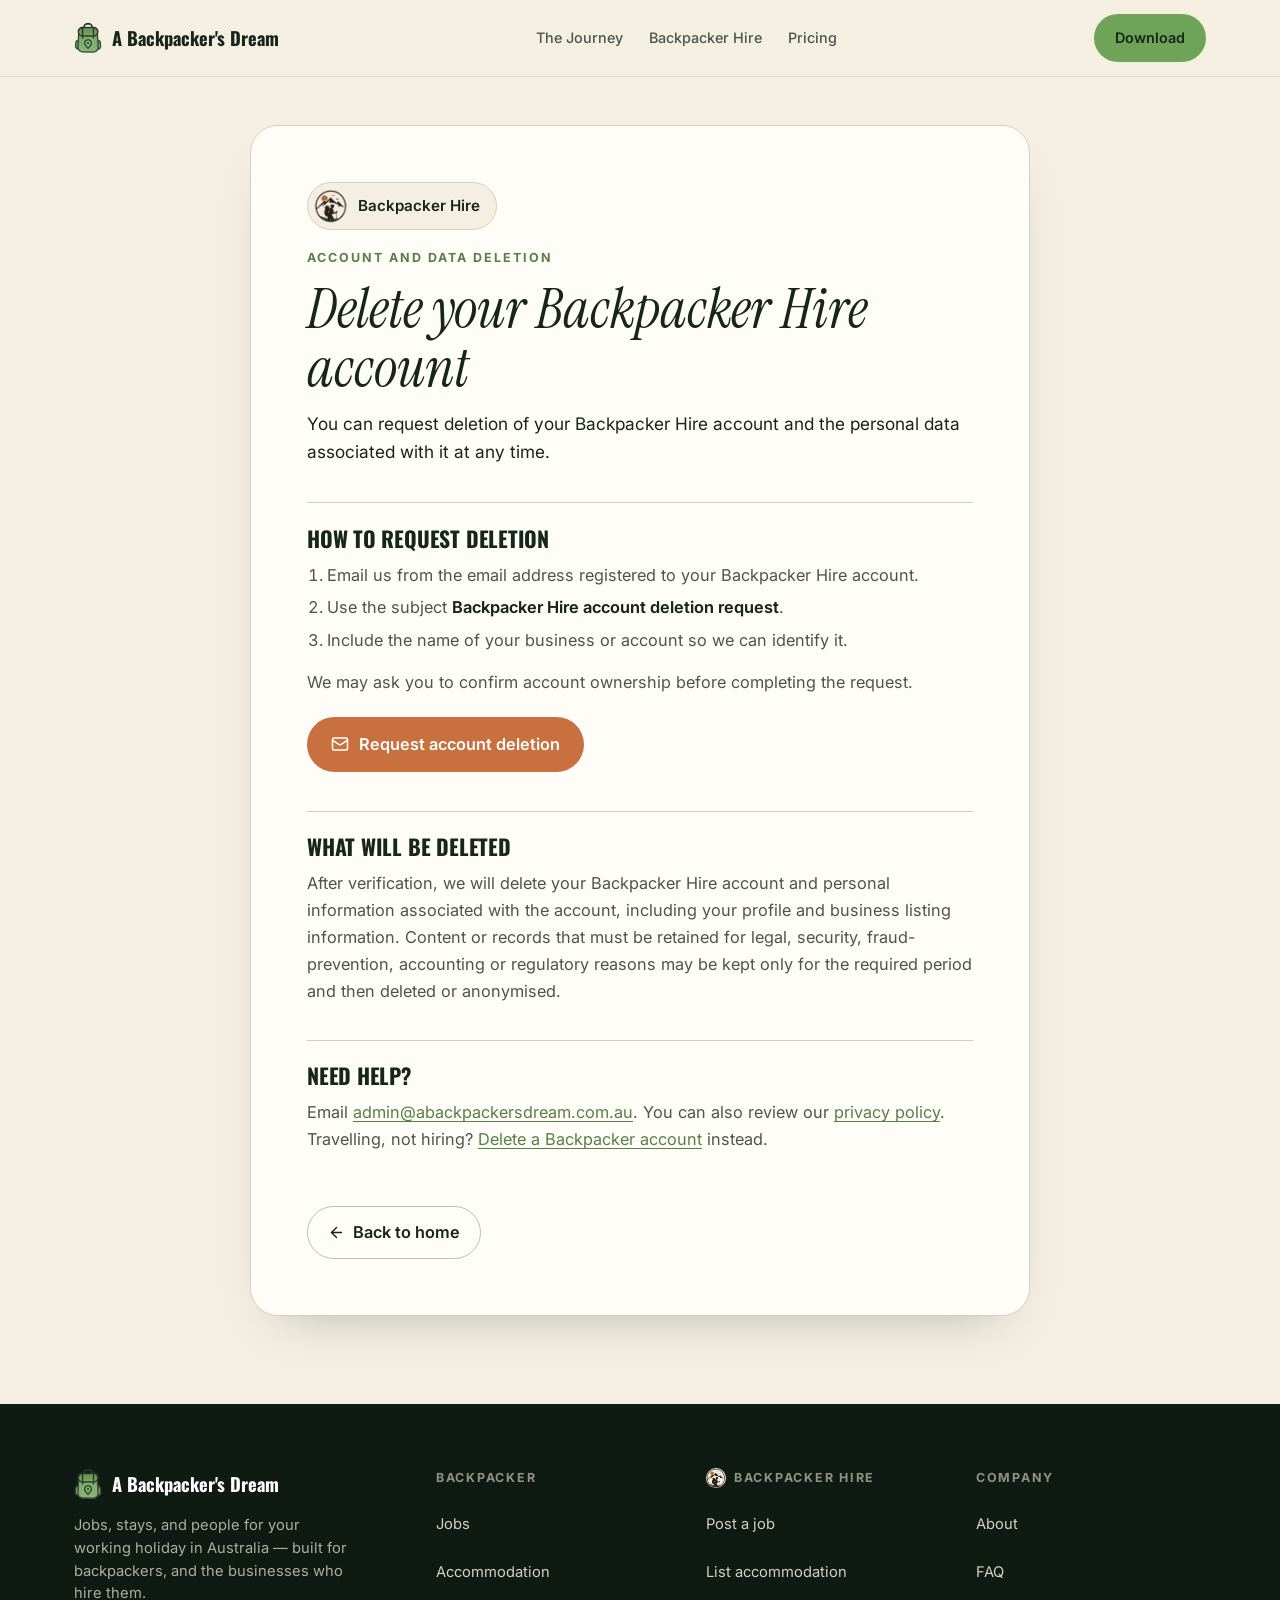
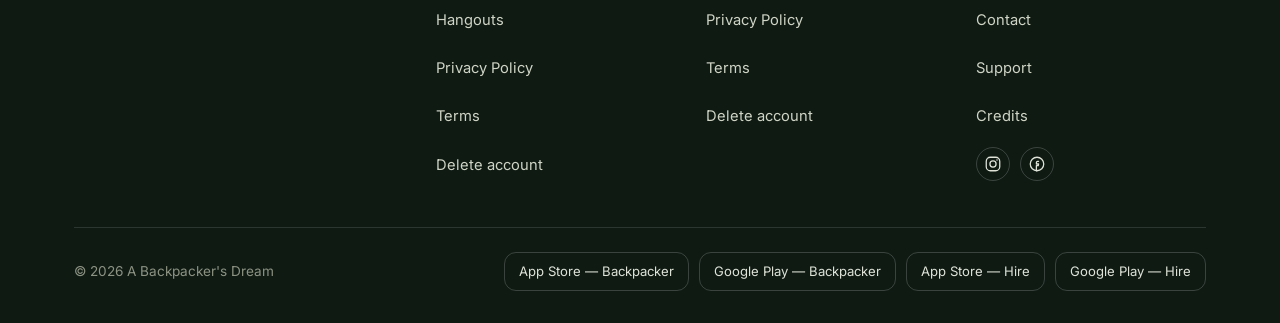
<file: delete-your-backpacker-hire-account/index.html>
<!doctype html>
<html lang="en-AU">
<head>
<meta charset="utf-8" />
<meta name="viewport" content="width=device-width, initial-scale=1" />
<title>Delete your BackpackerHire account | A Backpacker’s Dream</title>
<meta name="description" content="Request deletion of your Backpacker Hire account and associated personal data." />
<link rel="canonical" href="https://abackpackersdream.com.au/delete-your-backpacker-hire-account/" />
<meta property="og:type" content="website" />
<meta property="og:site_name" content="A Backpacker's Dream" />
<meta property="og:title" content="Delete your BackpackerHire account | A Backpacker’s Dream" />
<meta property="og:description" content="Request deletion of your Backpacker Hire account and associated personal data." />
<meta property="og:url" content="https://abackpackersdream.com.au/delete-your-backpacker-hire-account/" />
<meta property="og:image" content="https://abackpackersdream.com.au/og.jpg" />
<meta property="og:image:width" content="1200" />
<meta property="og:image:height" content="630" />
<meta name="twitter:card" content="summary_large_image" />
<meta name="twitter:title" content="Delete your BackpackerHire account | A Backpacker’s Dream" />
<meta name="twitter:description" content="Request deletion of your Backpacker Hire account and associated personal data." />
<meta name="twitter:image" content="https://abackpackersdream.com.au/og.jpg" />
<link rel="icon" href="/favicon.png" />
<link rel="apple-touch-icon" href="/apple-touch-icon.png" />
<link rel="preconnect" href="https://fonts.googleapis.com" />
<link rel="preconnect" href="https://fonts.gstatic.com" crossorigin />
<link href="https://fonts.googleapis.com/css2?family=Oswald:wght@500;700&family=Inter:wght@400;500;600;700&family=Instrument+Serif:ital@0;1&display=swap" rel="stylesheet" />
<link rel="stylesheet" href="/legal.css?v=3" />
</head>
<body>
<header class="site-nav">
  <div class="nav-row">
    <a class="brand" href="/"><img class="logo-mark" src="/img/logo.png" alt="A Backpacker's Dream logo" />A Backpacker's Dream</a>
    <nav class="links" aria-label="Main">
      <a href="/#path">The Journey</a>
      <a href="/hire.html">Backpacker Hire</a>
      <a href="/pricing.html">Pricing</a>
    </nav>
    <div class="nav-cta">
      <a class="btn btn-primary" href="https://apps.apple.com/app/id6752952428" target="_blank" rel="noopener">Download</a>
    </div>
  </div>
</header>

<main class="legal">
  <article class="legal-card">
    <p class="app-chip"><img src="/img/backpacker-hire-icon.png" alt="Backpacker Hire logo" />Backpacker Hire</p>
    <p class="kicker">Account and data deletion</p>
    <h1>Delete your Backpacker Hire account</h1>
    <p class="lede">You can request deletion of your Backpacker Hire account and the personal data associated with it at any time.</p>

    <h2 id="request">How to request deletion</h2>
    <ol>
      <li>Email us from the email address registered to your Backpacker Hire account.</li>
      <li>Use the subject <strong>Backpacker Hire account deletion request</strong>.</li>
      <li>Include the name of your business or account so we can identify it.</li>
    </ol>
    <p>We may ask you to confirm account ownership before completing the request.</p>
    <a class="action-btn" href="mailto:admin@abackpackersdream.com.au?subject=Backpacker%20Hire%20account%20deletion%20request"><svg width="18" height="18" viewBox="0 0 24 24" fill="none" stroke="currentColor" stroke-width="2" stroke-linecap="round" stroke-linejoin="round" aria-hidden="true"><path d="m22 7-8.991 5.727a2 2 0 0 1-2.009 0L2 7"/><rect x="2" y="4" width="20" height="16" rx="2"/></svg> Request account deletion</a>

    <h2 id="deleted">What will be deleted</h2>
    <p>After verification, we will delete your Backpacker Hire account and personal information associated with the account, including your profile and business listing information. Content or records that must be retained for legal, security, fraud-prevention, accounting or regulatory reasons may be kept only for the required period and then deleted or anonymised.</p>

    <h2 id="help">Need help?</h2>
    <p>Email <a href="mailto:admin@abackpackersdream.com.au">admin@abackpackersdream.com.au</a>. You can also review our <a href="/privacy-policy/">privacy policy</a>. Travelling, not hiring? <a href="/delete-your-a-backpacker-account/">Delete a Backpacker account</a> instead.</p>
    <a class="back-link" href="/"><svg width="17" height="17" viewBox="0 0 24 24" fill="none" stroke="currentColor" stroke-width="2" stroke-linecap="round" stroke-linejoin="round" aria-hidden="true"><path d="m12 19-7-7 7-7"/><path d="M19 12H5"/></svg> Back to home</a>
  </article>
</main>

<footer id="footer">
  <div class="wrap">
    <div class="footer-top">
      <div class="footer-brand">
        <a class="brand" href="/"><img class="logo-mark" src="/img/logo.png" alt="A Backpacker's Dream logo" />A Backpacker's Dream</a>
        <p>Jobs, stays, and people for your working holiday in Australia — built for backpackers, and the businesses who hire them.</p>
      </div>
      <div class="footer-col">
        <h4>Backpacker</h4>
        <ul>
          <li><a href="/#path">Jobs</a></li>
          <li><a href="/#path">Accommodation</a></li>
          <li><a href="/#path">Hangouts</a></li>
          <li><a href="/privacy-policy/">Privacy Policy</a></li>
          <li><a href="/terms/">Terms</a></li>
          <li><a href="https://abackpackersdream.com.au/delete-your-a-backpacker-account/">Delete account</a></li>
        </ul>
      </div>
      <div class="footer-col">
        <h4><img class="hire-icon" src="/img/backpacker-hire-icon.png" alt="Backpacker Hire logo" />Backpacker Hire</h4>
        <ul>
          <li><a href="/#hire">Post a job</a></li>
          <li><a href="/#hire">List accommodation</a></li>
          <li><a href="/privacy-policy/">Privacy Policy</a></li>
          <li><a href="/terms/">Terms</a></li>
          <li><a href="https://abackpackersdream.com.au/delete-your-backpacker-hire-account/">Delete account</a></li>
        </ul>
      </div>
      <div class="footer-col">
        <h4>Company</h4>
        <ul>
          <li><a href="/#about">About</a></li>
          <li><a href="/#faq">FAQ</a></li>
          <li><a href="mailto:admin@abackpackersdream.com.au">Contact</a></li>
          <li><a href="/support/">Support</a></li><li><a href="/credits/">Credits</a></li>
          <li class="social-links"><a class="social-icon" href="https://www.instagram.com/a_backpackers__dream_app/" target="_blank" rel="noopener" aria-label="Instagram"><svg viewBox="0 0 24 24" width="18" height="18" fill="none" stroke="currentColor" stroke-width="1.7"><rect x="3" y="3" width="18" height="18" rx="5.5"/><circle cx="12" cy="12" r="4.1"/><circle cx="17.3" cy="6.7" r="1" fill="currentColor" stroke="none"/></svg></a><a class="social-icon" href="https://www.facebook.com/profile.php?id=61582481173979" target="_blank" rel="noopener" aria-label="Facebook"><svg viewBox="0 0 24 24" width="18" height="18" fill="none" stroke="currentColor" stroke-width="1.7"><circle cx="12" cy="12" r="9"/><path d="M14.1 8.4h-1.4c-.85 0-1.5.7-1.5 1.55V12h2.9l-.4 2.1h-2.5V21" stroke-linecap="round" stroke-linejoin="round"/></svg></a></li>
        </ul>
      </div>
    </div>
    <div class="footer-bottom">
      <p>© 2026 A Backpacker's Dream</p>
      <div class="store-badges">
        <a class="store-pill" href="https://apps.apple.com/app/id6752948846" target="_blank" rel="noopener">App Store — Backpacker</a>
        <a class="store-pill" href="https://play.google.com/store/apps/details?id=com.abackpacker.user" target="_blank" rel="noopener">Google Play — Backpacker</a>
        <a class="store-pill" href="https://apps.apple.com/app/id6752952428" target="_blank" rel="noopener">App Store — Hire</a>
        <a class="store-pill" href="https://play.google.com/store/apps/details?id=com.backpacker.hire" target="_blank" rel="noopener">Google Play — Hire</a>
      </div>
    </div>
  </div>
</footer>
<button type="button" class="to-top" aria-label="Back to top"><svg width="20" height="20" viewBox="0 0 24 24" fill="none" stroke="currentColor" stroke-width="2.2" stroke-linecap="round" stroke-linejoin="round" aria-hidden="true"><path d="M12 19V5M5 12l7-7 7 7"/></svg></button>
<script>
(function(){
  // Back-to-top button: shows after scrolling down, scrolls to the top on click.
  var btn = document.querySelector('.to-top');
  if (!btn) return;
  var reduce = window.matchMedia && window.matchMedia('(prefers-reduced-motion: reduce)').matches;
  function update(){ btn.classList.toggle('show', window.scrollY > Math.min(600, window.innerHeight * 0.8)); }
  window.addEventListener('scroll', update, { passive: true });
  btn.addEventListener('click', function(){ window.scrollTo({ top: 0, behavior: reduce ? 'auto' : 'smooth' }); });
  update();
})();
</script>
<script src="/visit.js" defer></script>
</body>
</html>
</file>
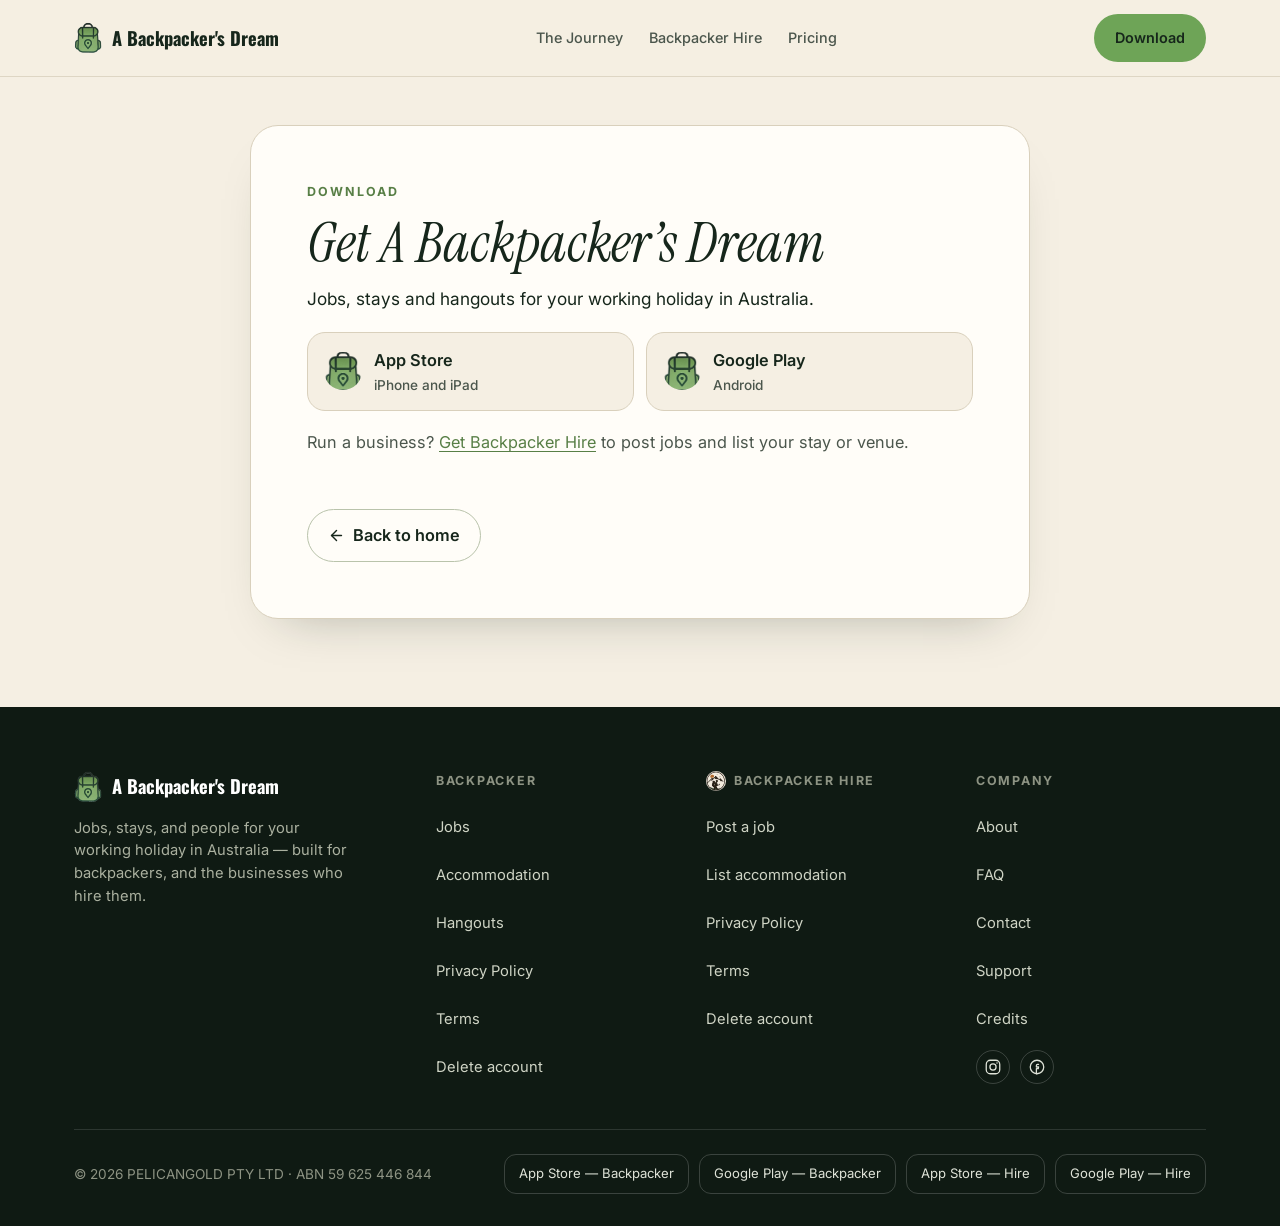
<file: download/index.html>
<!doctype html>
<html lang="en-AU">
<head>
<meta charset="utf-8" />
<meta name="viewport" content="width=device-width, initial-scale=1" />
<title>Download the app | A Backpacker’s Dream</title>
<meta name="description" content="Get A Backpacker’s Dream on the App Store or Google Play: jobs, stays and hangouts for your working holiday in Australia." />
<link rel="canonical" href="https://abackpackersdream.com.au/download/" />
<meta property="og:type" content="website" />
<meta property="og:site_name" content="A Backpacker's Dream" />
<meta property="og:title" content="Download the app | A Backpacker’s Dream" />
<meta property="og:description" content="Get A Backpacker’s Dream on the App Store or Google Play: jobs, stays and hangouts for your working holiday in Australia." />
<meta property="og:url" content="https://abackpackersdream.com.au/download/" />
<meta property="og:image" content="https://abackpackersdream.com.au/og.jpg" />
<meta property="og:image:width" content="1200" />
<meta property="og:image:height" content="630" />
<meta name="twitter:card" content="summary_large_image" />
<meta name="twitter:title" content="Download the app | A Backpacker’s Dream" />
<meta name="twitter:description" content="Get A Backpacker’s Dream on the App Store or Google Play: jobs, stays and hangouts for your working holiday in Australia." />
<meta name="twitter:image" content="https://abackpackersdream.com.au/og.jpg" />
<link rel="icon" href="/favicon.png" />
<link rel="apple-touch-icon" href="/apple-touch-icon.png" />
<link rel="preconnect" href="https://fonts.googleapis.com" />
<link rel="preconnect" href="https://fonts.gstatic.com" crossorigin />
<link href="https://fonts.googleapis.com/css2?family=Oswald:wght@500;700&family=Inter:wght@400;500;600;700&family=Instrument+Serif:ital@0;1&display=swap" rel="stylesheet" />
<link rel="stylesheet" href="/legal.css?v=3" />
<meta name="robots" content="noindex" />
<script>
// /download (owner, 17 Nov 2026: ads point here). iPhone and iPad go to the App Store,
// Android to Google Play; anything else sees both buttons. ?app=hire sends businesses to
// Backpacker Hire instead. utm_* tags are passed to Google Play as the install referrer.
(function () {
  var q = new URLSearchParams(location.search);
  var hire = q.get("app") === "hire";
  var ios = hire ? "https://apps.apple.com/app/id6752952428" : "https://apps.apple.com/app/id6752948846";
  var pkg = hire ? "com.backpacker.hire" : "com.abackpacker.user";
  var utm = [];
  q.forEach(function (v, k) { if (k.indexOf("utm_") === 0) utm.push(k + "=" + v); });
  var play = "https://play.google.com/store/apps/details?id=" + pkg +
    (utm.length ? "&referrer=" + encodeURIComponent(utm.join("&")) : "");
  window.__stores = { ios: ios, play: play, hire: hire };
  var ua = navigator.userAgent || "";
  var isIOS = /iPhone|iPad|iPod/.test(ua) || (/Macintosh/.test(ua) && navigator.maxTouchPoints > 1);
  var isAndroid = /Android/.test(ua);
  if (q.get("stay") !== "1") {
    if (isIOS) location.replace(ios);
    else if (isAndroid) location.replace(play);
  }
})();
</script>
</head>
<body>
<header class="site-nav">
  <div class="nav-row">
    <a class="brand" href="/"><img class="logo-mark" src="/img/logo.png" alt="A Backpacker's Dream logo" />A Backpacker's Dream</a>
    <nav class="links" aria-label="Main">
      <a href="/#path">The Journey</a>
      <a href="/hire.html">Backpacker Hire</a>
      <a href="/pricing.html">Pricing</a>
    </nav>
    <div class="nav-cta">
      <a class="btn btn-primary" href="https://apps.apple.com/app/id6752948846" target="_blank" rel="noopener">Download</a>
    </div>
  </div>
</header>

<main class="legal">
  <article class="legal-card">
    <p class="kicker" id="kicker">Download</p>
    <h1 id="title">Get A Backpacker’s Dream</h1>
    <p class="lede" id="lede">Jobs, stays and hangouts for your working holiday in Australia.</p>
    <div class="help-grid">
      <a class="help-card" id="ios" href="https://apps.apple.com/app/id6752948846"><img src="/img/logo.png" alt="" />App Store<span class="help-sub">iPhone and iPad</span></a>
      <a class="help-card" id="play" href="https://play.google.com/store/apps/details?id=com.abackpacker.user"><img src="/img/logo.png" alt="" />Google Play<span class="help-sub">Android</span></a>
    </div>
    <p id="other" style="margin-top:18px">Run a business? <a href="/download/?app=hire&amp;stay=1">Get Backpacker Hire</a> to post jobs and list your stay or venue.</p>
    <a class="back-link" href="/"><svg width="17" height="17" viewBox="0 0 24 24" fill="none" stroke="currentColor" stroke-width="2" stroke-linecap="round" stroke-linejoin="round" aria-hidden="true"><path d="m12 19-7-7 7-7"/><path d="M19 12H5"/></svg> Back to home</a>
  </article>
  <script>
  (function () {
    var s = window.__stores; if (!s) return;
    document.getElementById("ios").href = s.ios;
    document.getElementById("play").href = s.play;
    if (s.hire) {
      document.getElementById("title").textContent = "Get Backpacker Hire";
      document.getElementById("lede").textContent = "Post jobs, list your stay or venue, and chat with backpackers near you.";
      document.querySelectorAll(".help-card img").forEach(function (i) { i.src = "/img/backpacker-hire-icon.png"; });
      document.getElementById("other").innerHTML = 'Looking for work or a bed? <a href="/download/?stay=1">Get A Backpacker’s Dream</a>.';
    }
  })();
  </script>
</main>

<footer id="footer">
  <div class="wrap">
    <div class="footer-top">
      <div class="footer-brand">
        <a class="brand" href="/"><img class="logo-mark" src="/img/logo.png" alt="A Backpacker's Dream logo" />A Backpacker's Dream</a>
        <p>Jobs, stays, and people for your working holiday in Australia — built for backpackers, and the businesses who hire them.</p>
      </div>
      <div class="footer-col">
        <h4>Backpacker</h4>
        <ul>
          <li><a href="/#path">Jobs</a></li>
          <li><a href="/#path">Accommodation</a></li>
          <li><a href="/#path">Hangouts</a></li>
          <li><a href="/privacy-policy/">Privacy Policy</a></li>
          <li><a href="/terms/">Terms</a></li>
          <li><a href="https://abackpackersdream.com.au/delete-your-a-backpacker-account/">Delete account</a></li>
        </ul>
      </div>
      <div class="footer-col">
        <h4><img class="hire-icon" src="/img/backpacker-hire-icon.png" alt="Backpacker Hire logo" />Backpacker Hire</h4>
        <ul>
          <li><a href="/#hire">Post a job</a></li>
          <li><a href="/#hire">List accommodation</a></li>
          <li><a href="/privacy-policy/">Privacy Policy</a></li>
          <li><a href="/terms/">Terms</a></li>
          <li><a href="https://abackpackersdream.com.au/delete-your-backpacker-hire-account/">Delete account</a></li>
        </ul>
      </div>
      <div class="footer-col">
        <h4>Company</h4>
        <ul>
          <li><a href="/#about">About</a></li>
          <li><a href="/#faq">FAQ</a></li>
          <li><a href="mailto:admin@abackpackersdream.com.au">Contact</a></li>
          <li><a href="/support/">Support</a></li><li><a href="/credits/">Credits</a></li>
          <li class="social-links"><a class="social-icon" href="https://www.instagram.com/a_backpackers__dream_app/" target="_blank" rel="noopener" aria-label="Instagram"><svg viewBox="0 0 24 24" width="18" height="18" fill="none" stroke="currentColor" stroke-width="1.7"><rect x="3" y="3" width="18" height="18" rx="5.5"/><circle cx="12" cy="12" r="4.1"/><circle cx="17.3" cy="6.7" r="1" fill="currentColor" stroke="none"/></svg></a><a class="social-icon" href="https://www.facebook.com/profile.php?id=61582481173979" target="_blank" rel="noopener" aria-label="Facebook"><svg viewBox="0 0 24 24" width="18" height="18" fill="none" stroke="currentColor" stroke-width="1.7"><circle cx="12" cy="12" r="9"/><path d="M14.1 8.4h-1.4c-.85 0-1.5.7-1.5 1.55V12h2.9l-.4 2.1h-2.5V21" stroke-linecap="round" stroke-linejoin="round"/></svg></a></li>
        </ul>
      </div>
    </div>
    <div class="footer-bottom">
      <p>© 2026 PELICANGOLD PTY LTD · ABN 59 625 446 844</p>
      <div class="store-badges">
        <a class="store-pill" href="https://apps.apple.com/app/id6752948846" target="_blank" rel="noopener">App Store — Backpacker</a>
        <a class="store-pill" href="https://play.google.com/store/apps/details?id=com.abackpacker.user" target="_blank" rel="noopener">Google Play — Backpacker</a>
        <a class="store-pill" href="https://apps.apple.com/app/id6752952428" target="_blank" rel="noopener">App Store — Hire</a>
        <a class="store-pill" href="https://play.google.com/store/apps/details?id=com.backpacker.hire" target="_blank" rel="noopener">Google Play — Hire</a>
      </div>
    </div>
  </div>
</footer>
<button type="button" class="to-top" aria-label="Back to top"><svg width="20" height="20" viewBox="0 0 24 24" fill="none" stroke="currentColor" stroke-width="2.2" stroke-linecap="round" stroke-linejoin="round" aria-hidden="true"><path d="M12 19V5M5 12l7-7 7 7"/></svg></button>
<script>
(function(){
  // Back-to-top button: shows after scrolling down, scrolls to the top on click.
  var btn = document.querySelector('.to-top');
  if (!btn) return;
  var reduce = window.matchMedia && window.matchMedia('(prefers-reduced-motion: reduce)').matches;
  function update(){ btn.classList.toggle('show', window.scrollY > Math.min(600, window.innerHeight * 0.8)); }
  window.addEventListener('scroll', update, { passive: true });
  btn.addEventListener('click', function(){ window.scrollTo({ top: 0, behavior: reduce ? 'auto' : 'smooth' }); });
  update();
})();
</script>
<script src="/visit.js" defer></script>
</body>
</html>
</file>
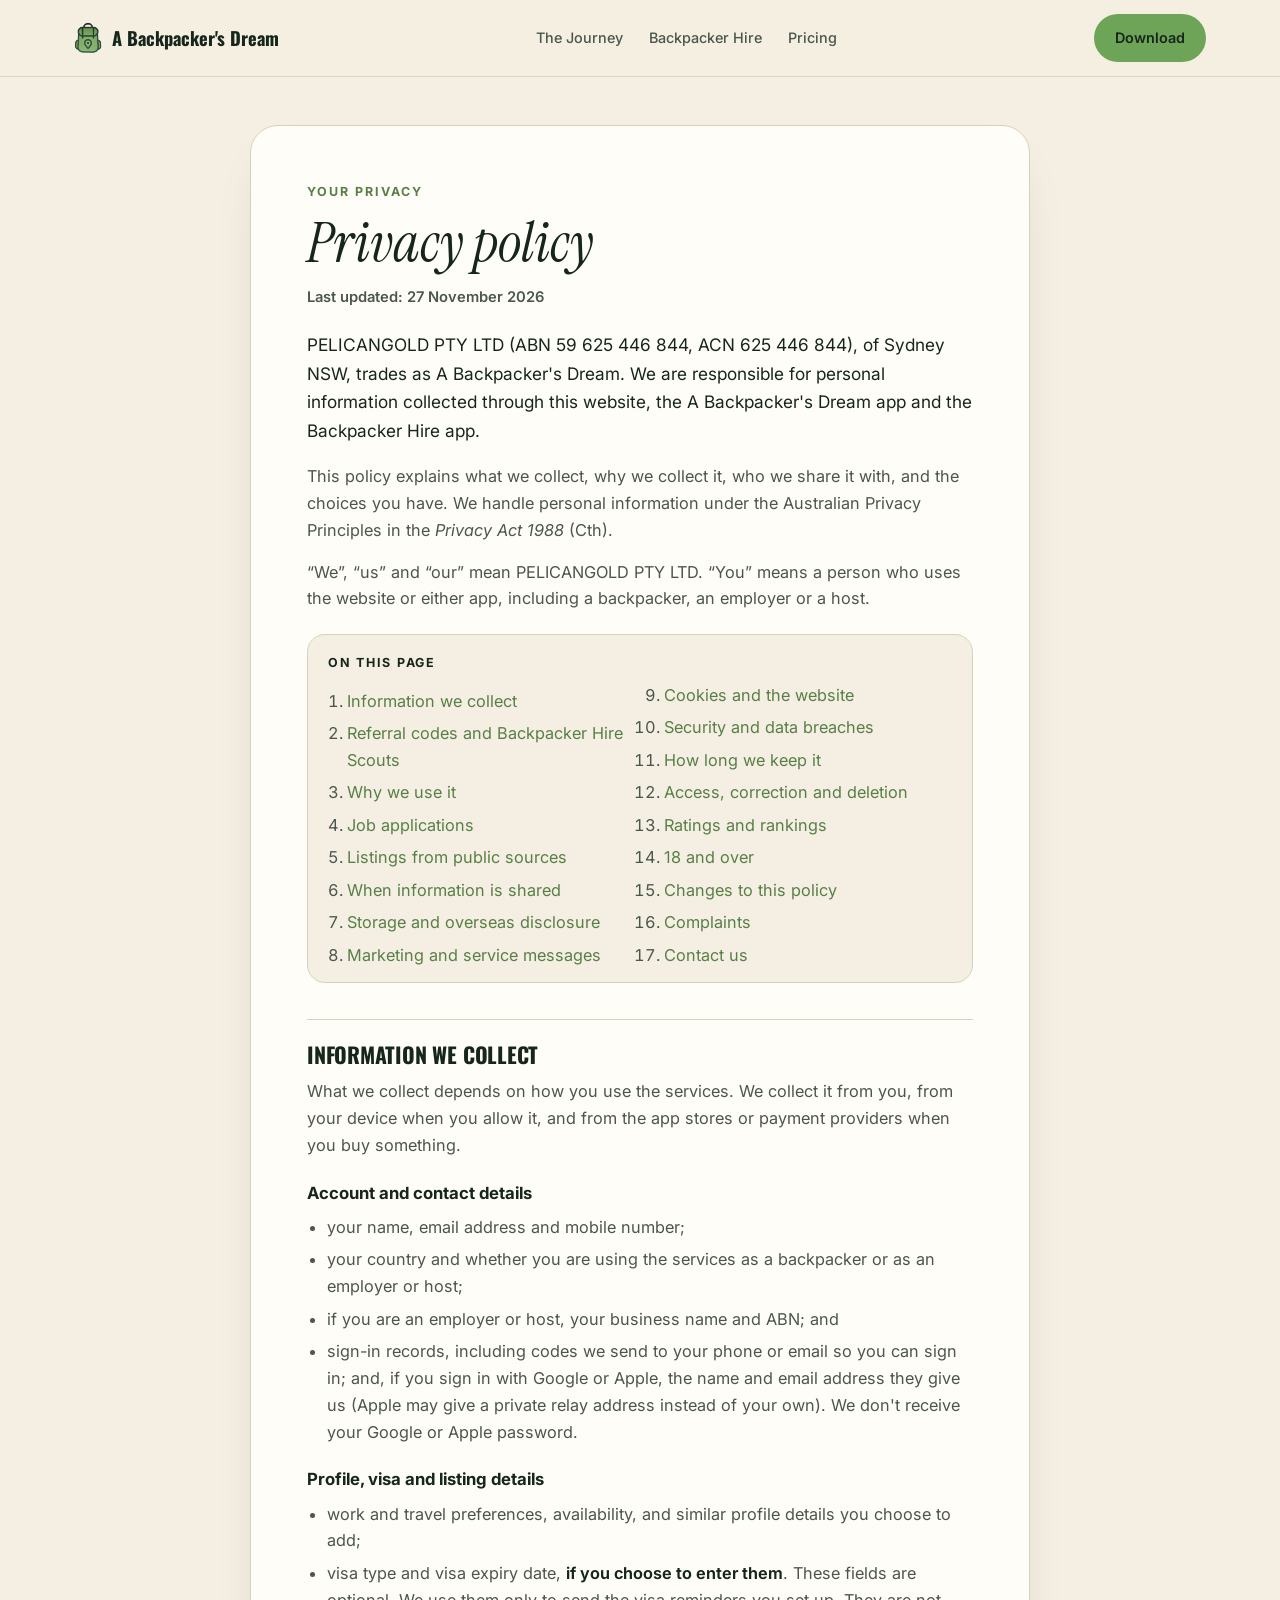
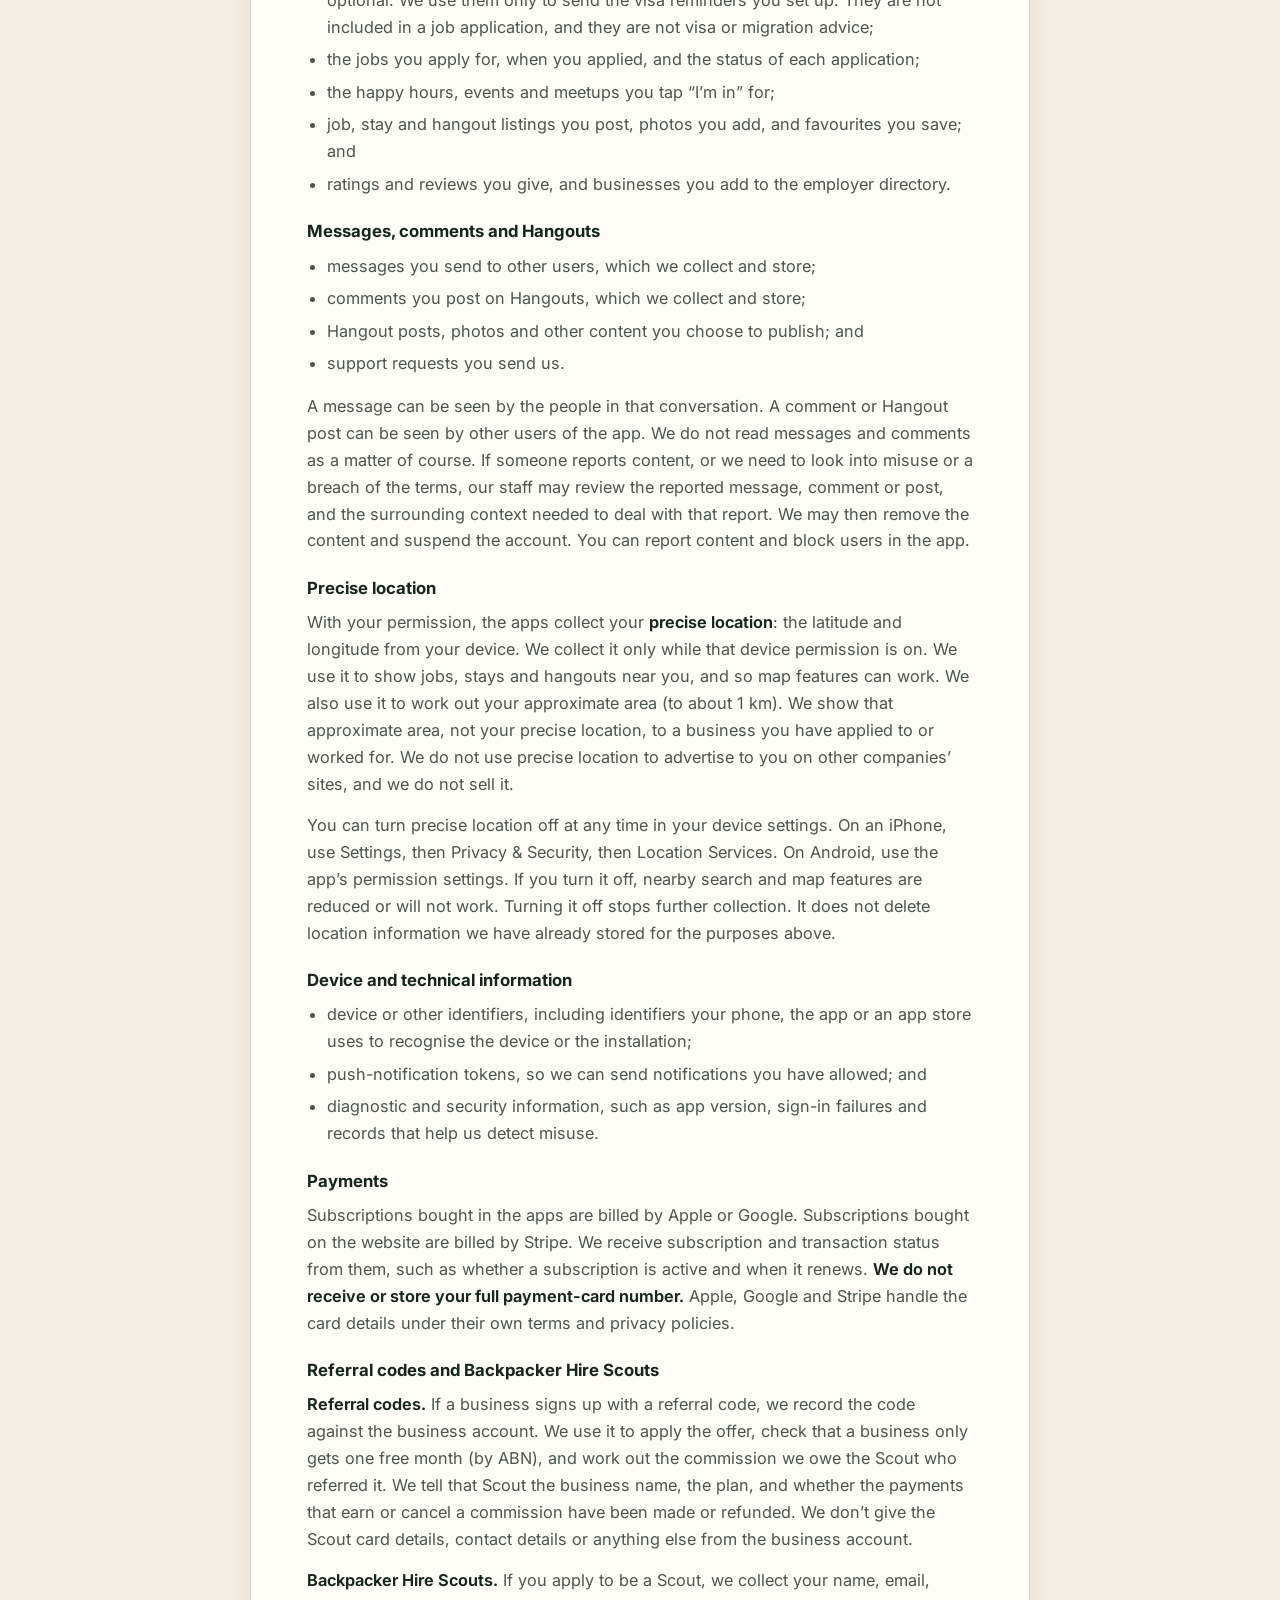
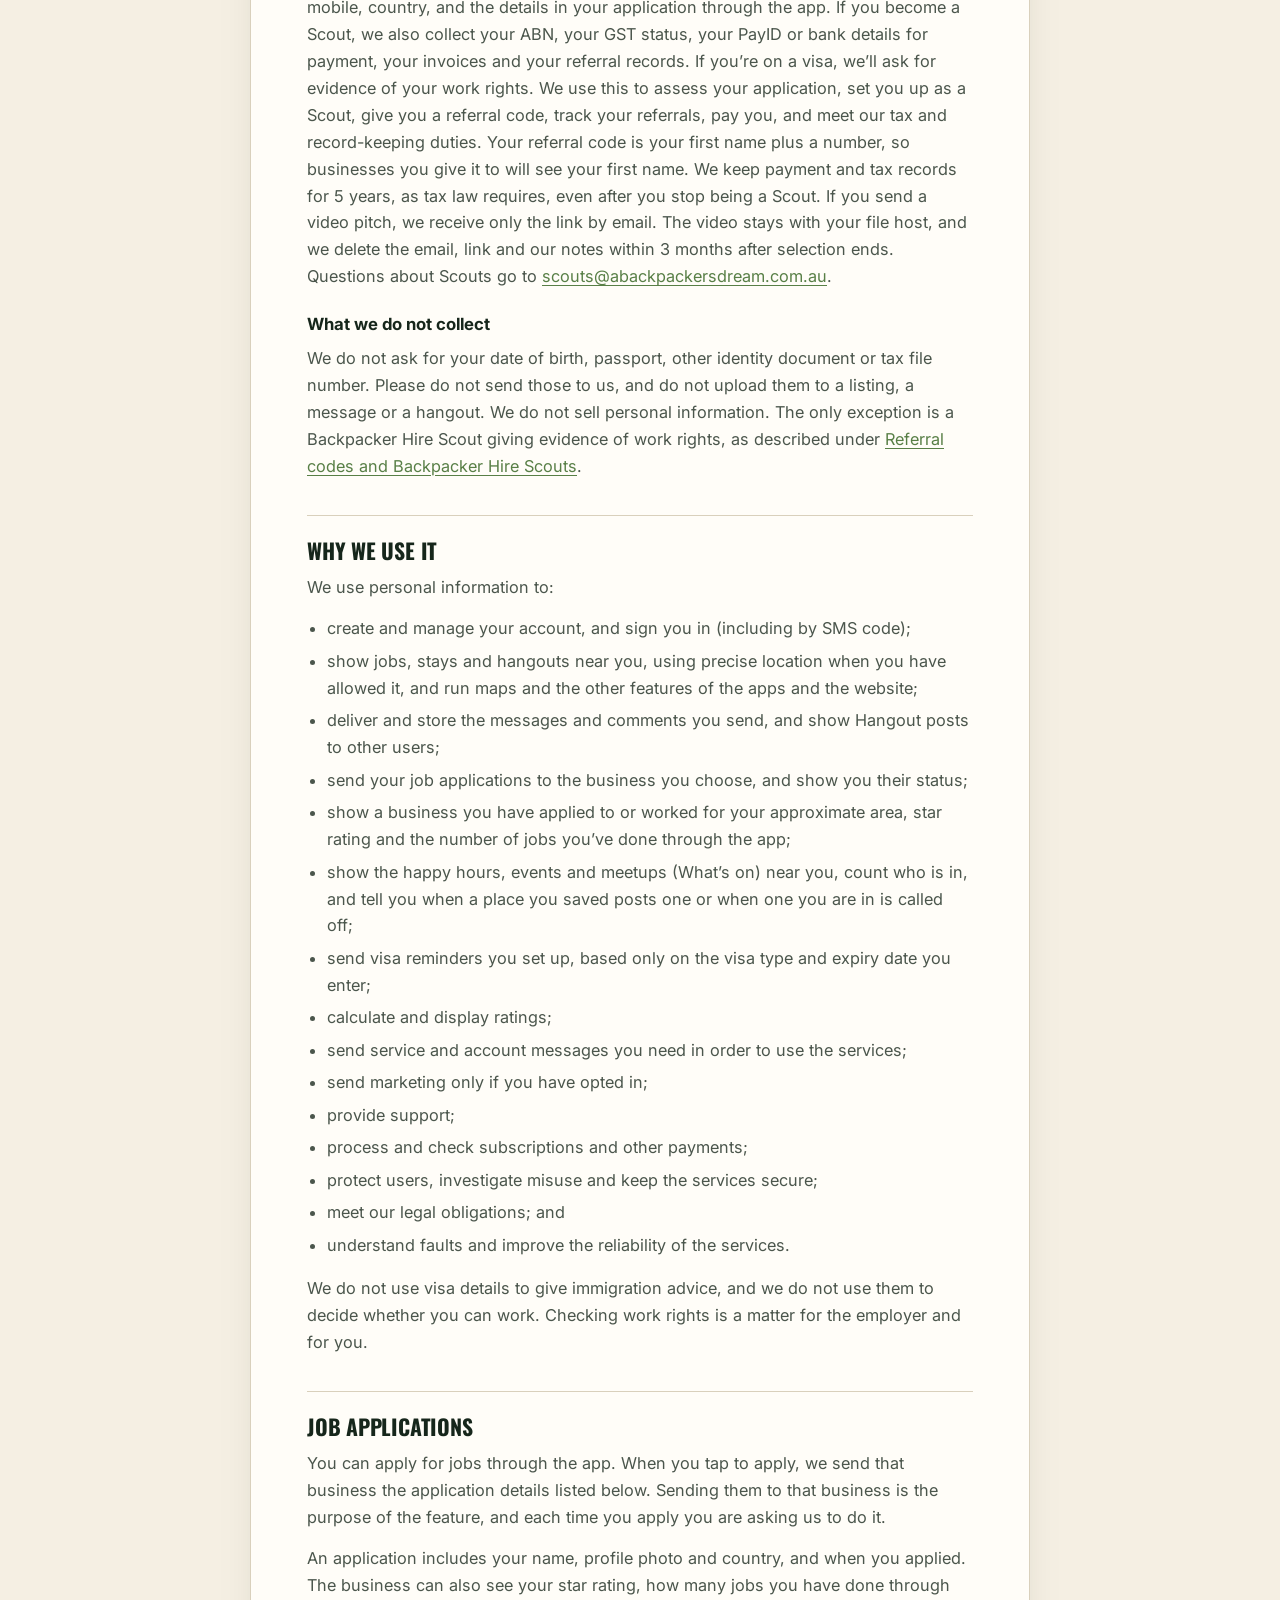
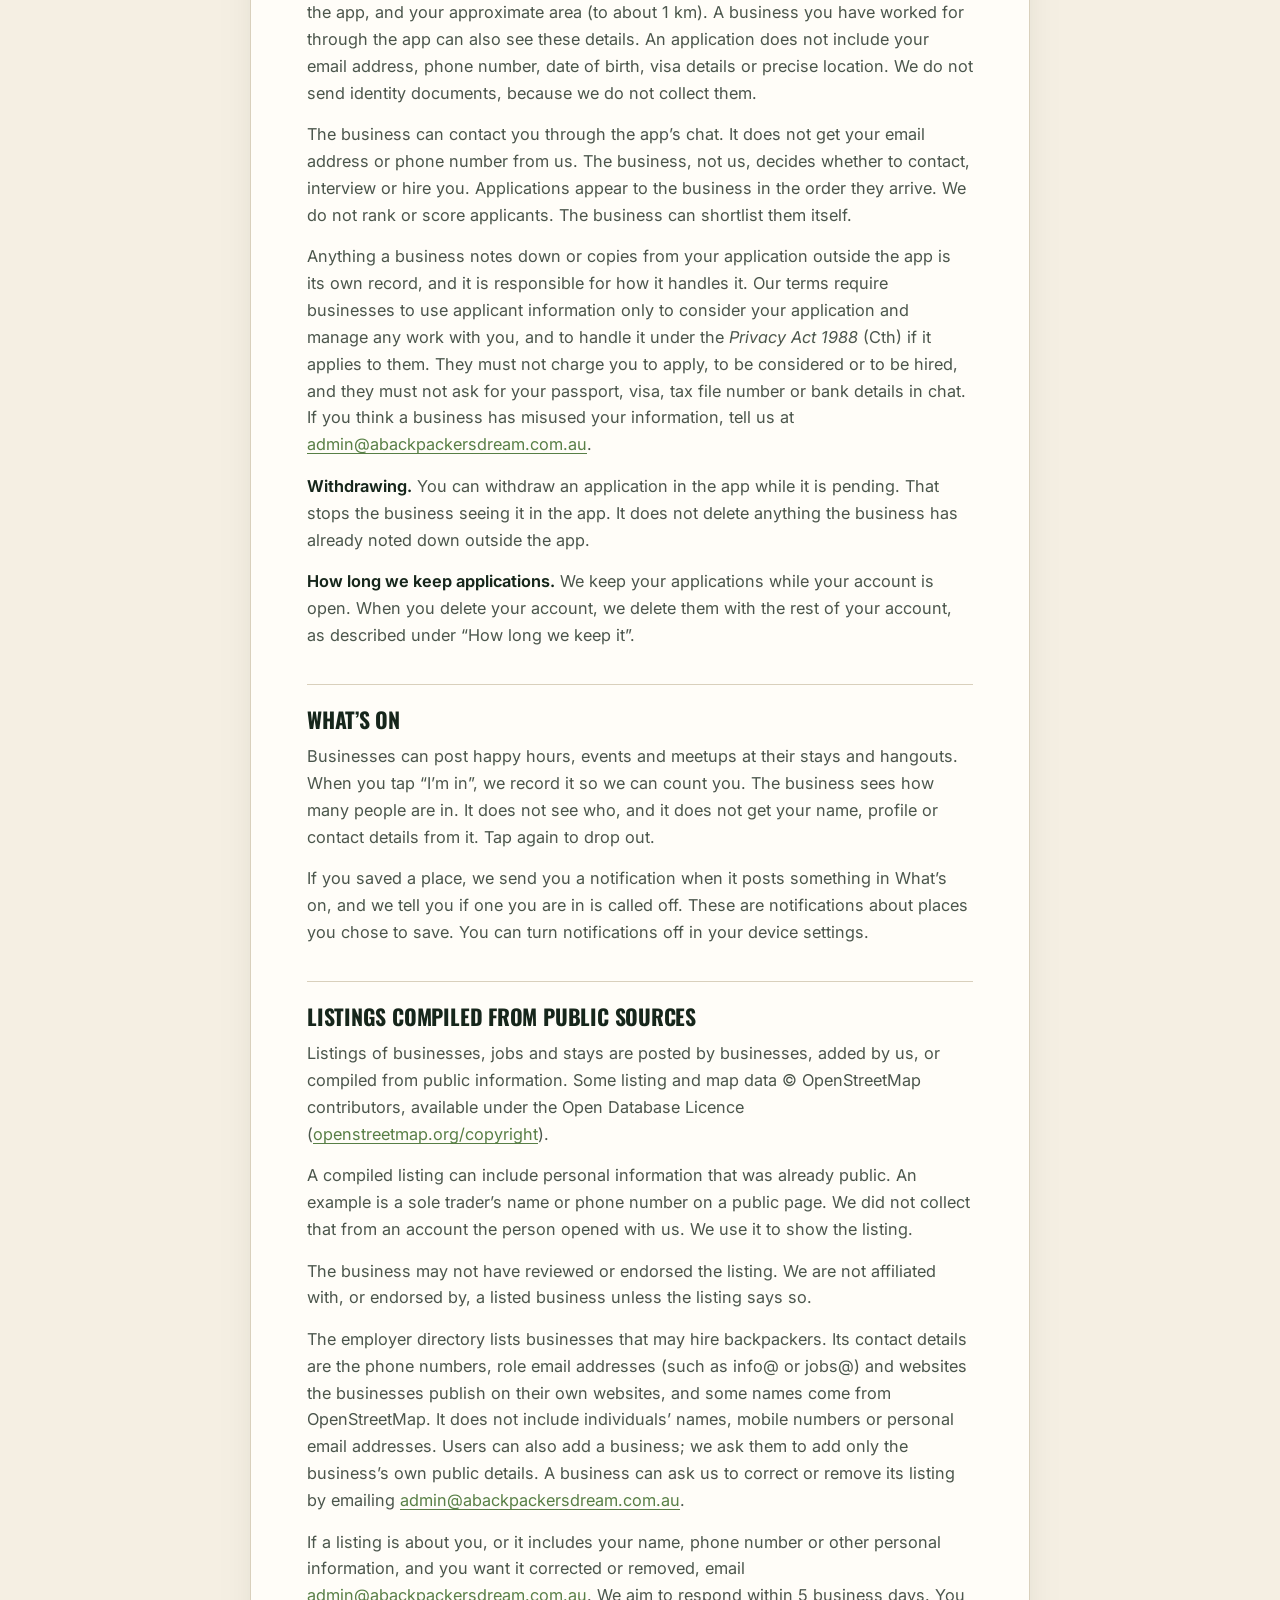
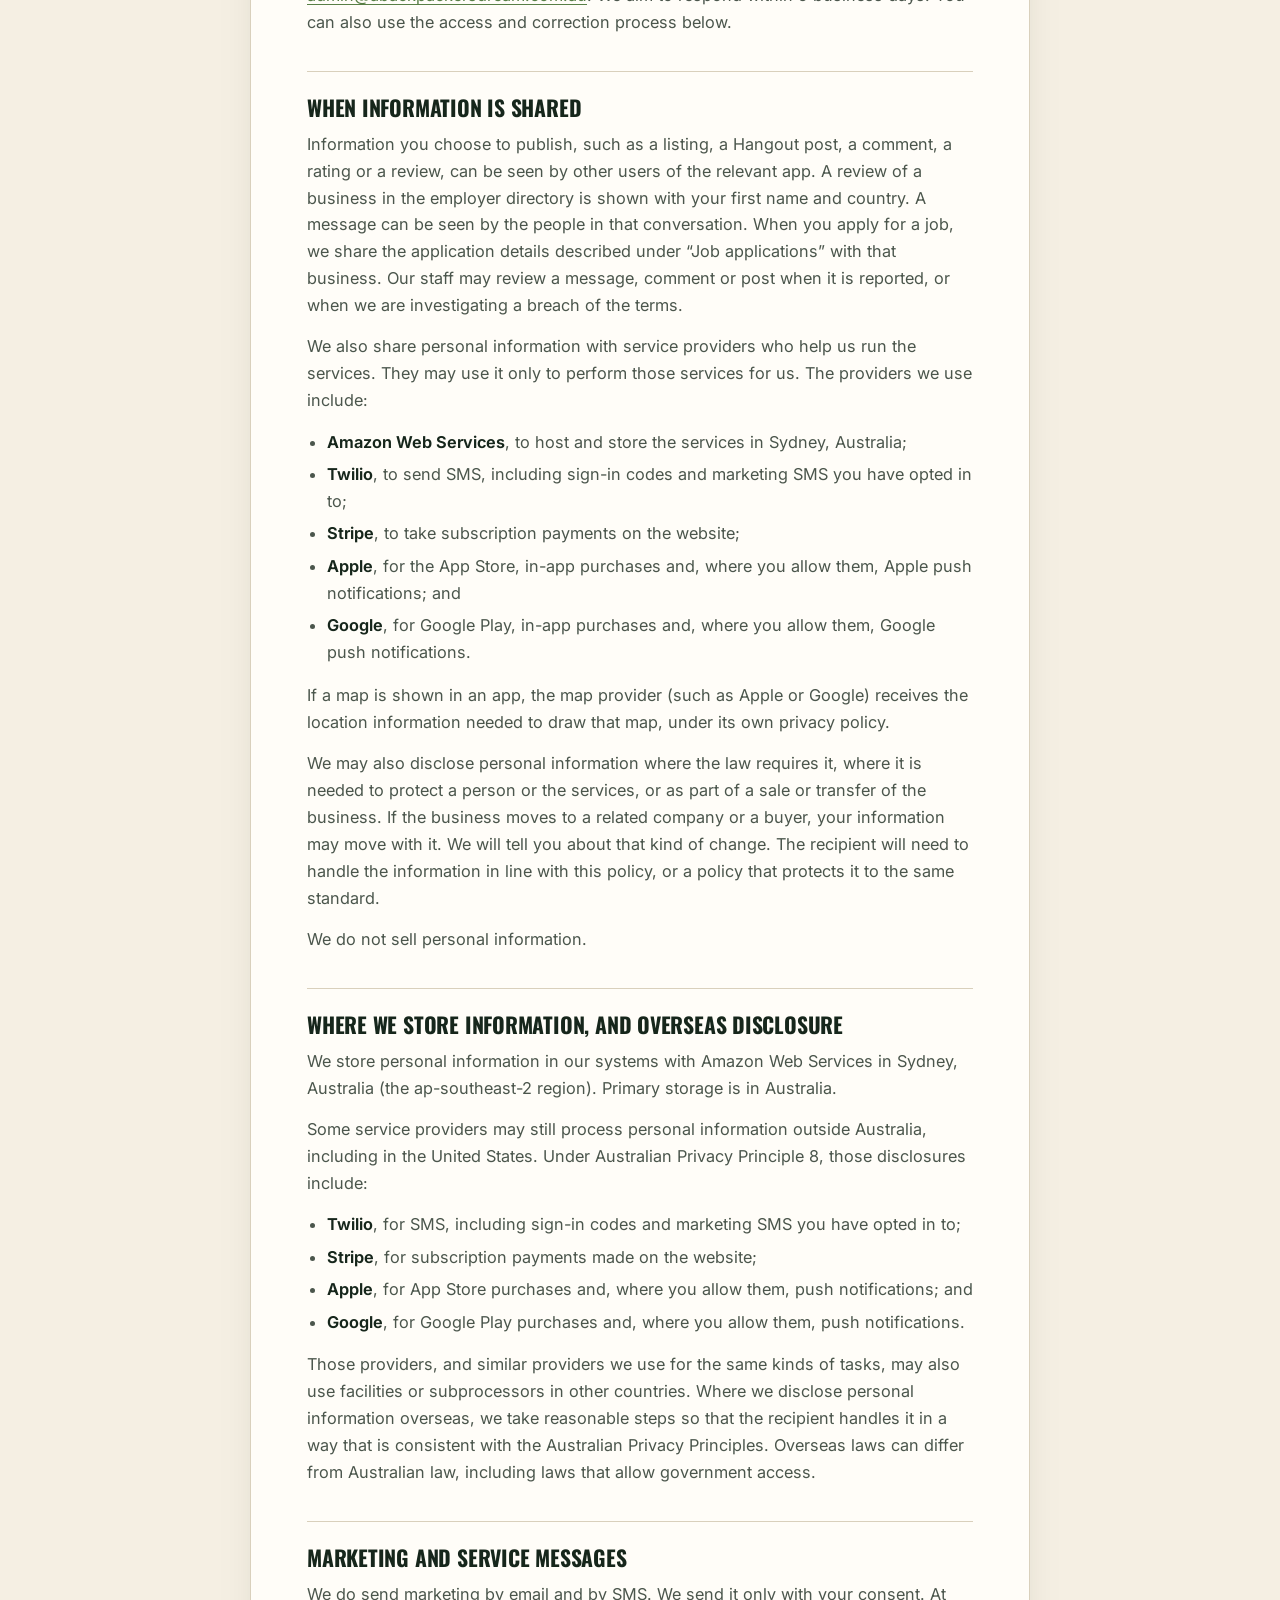
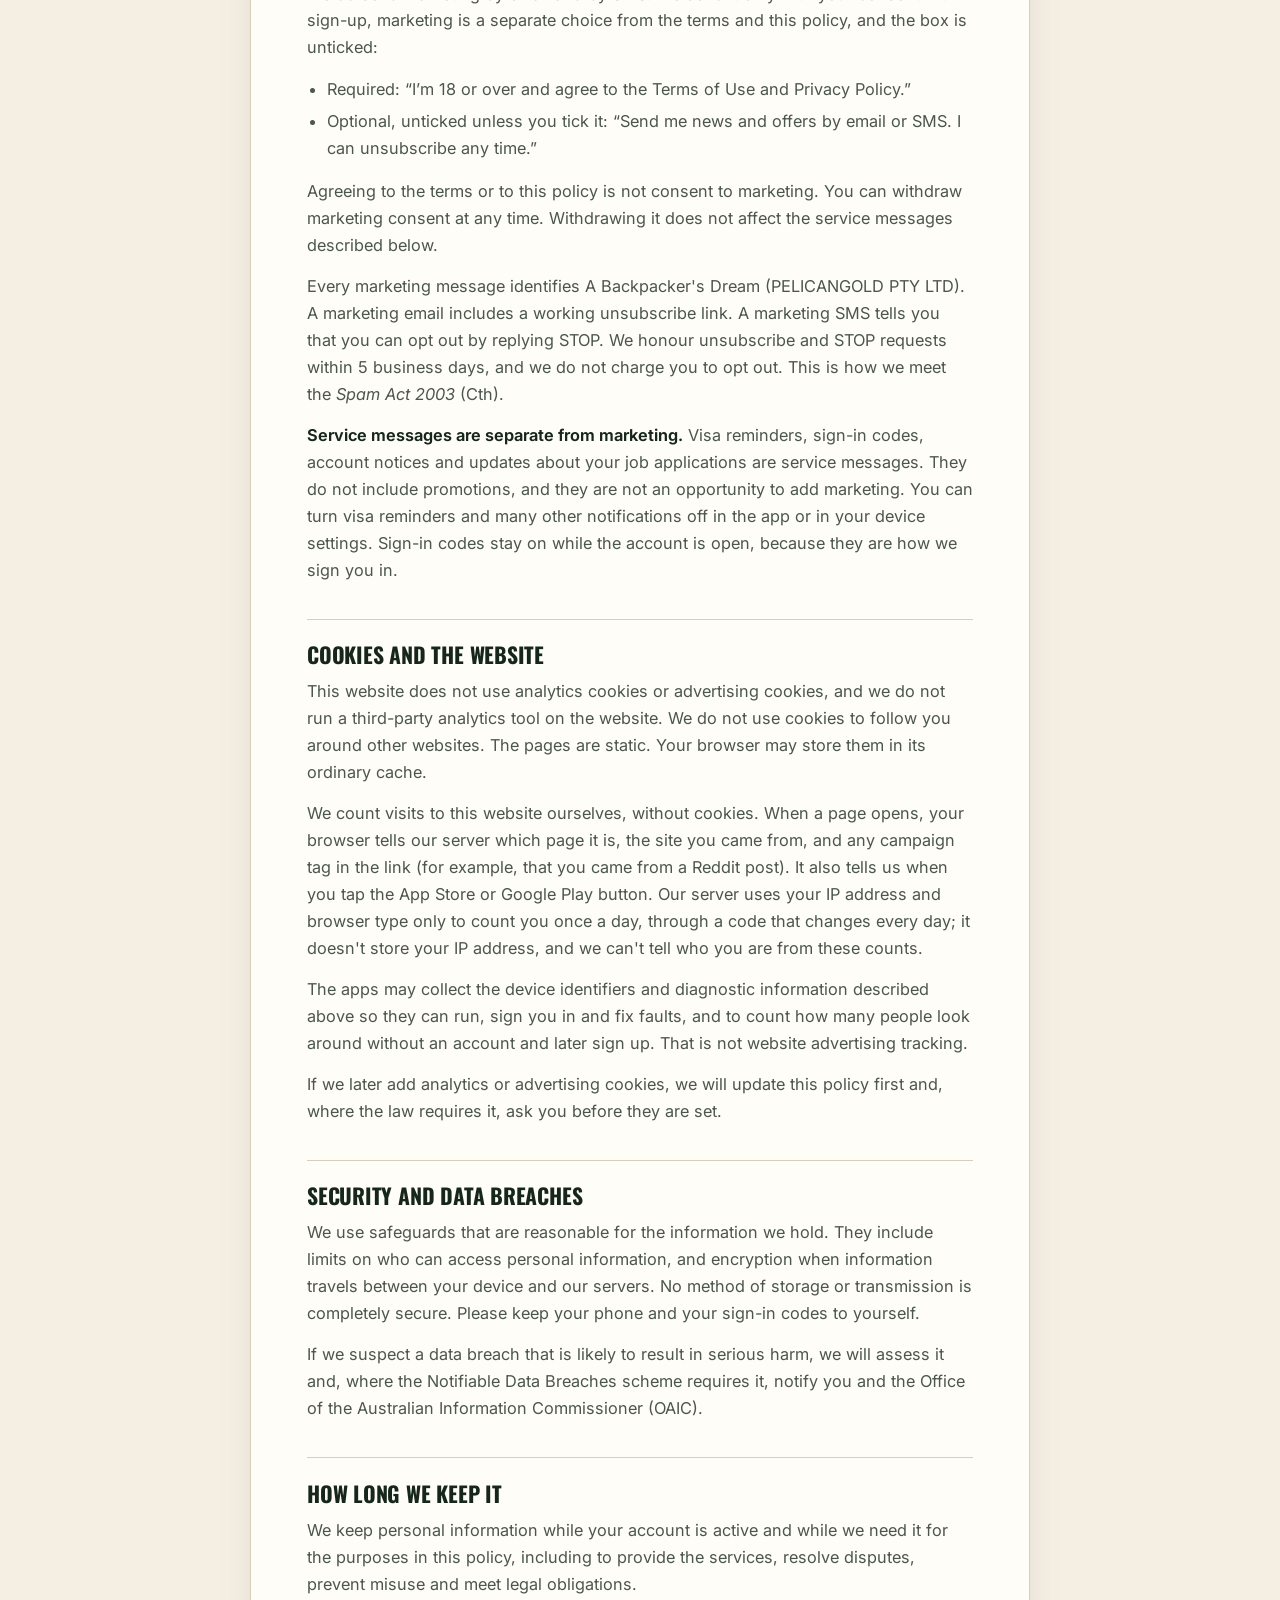
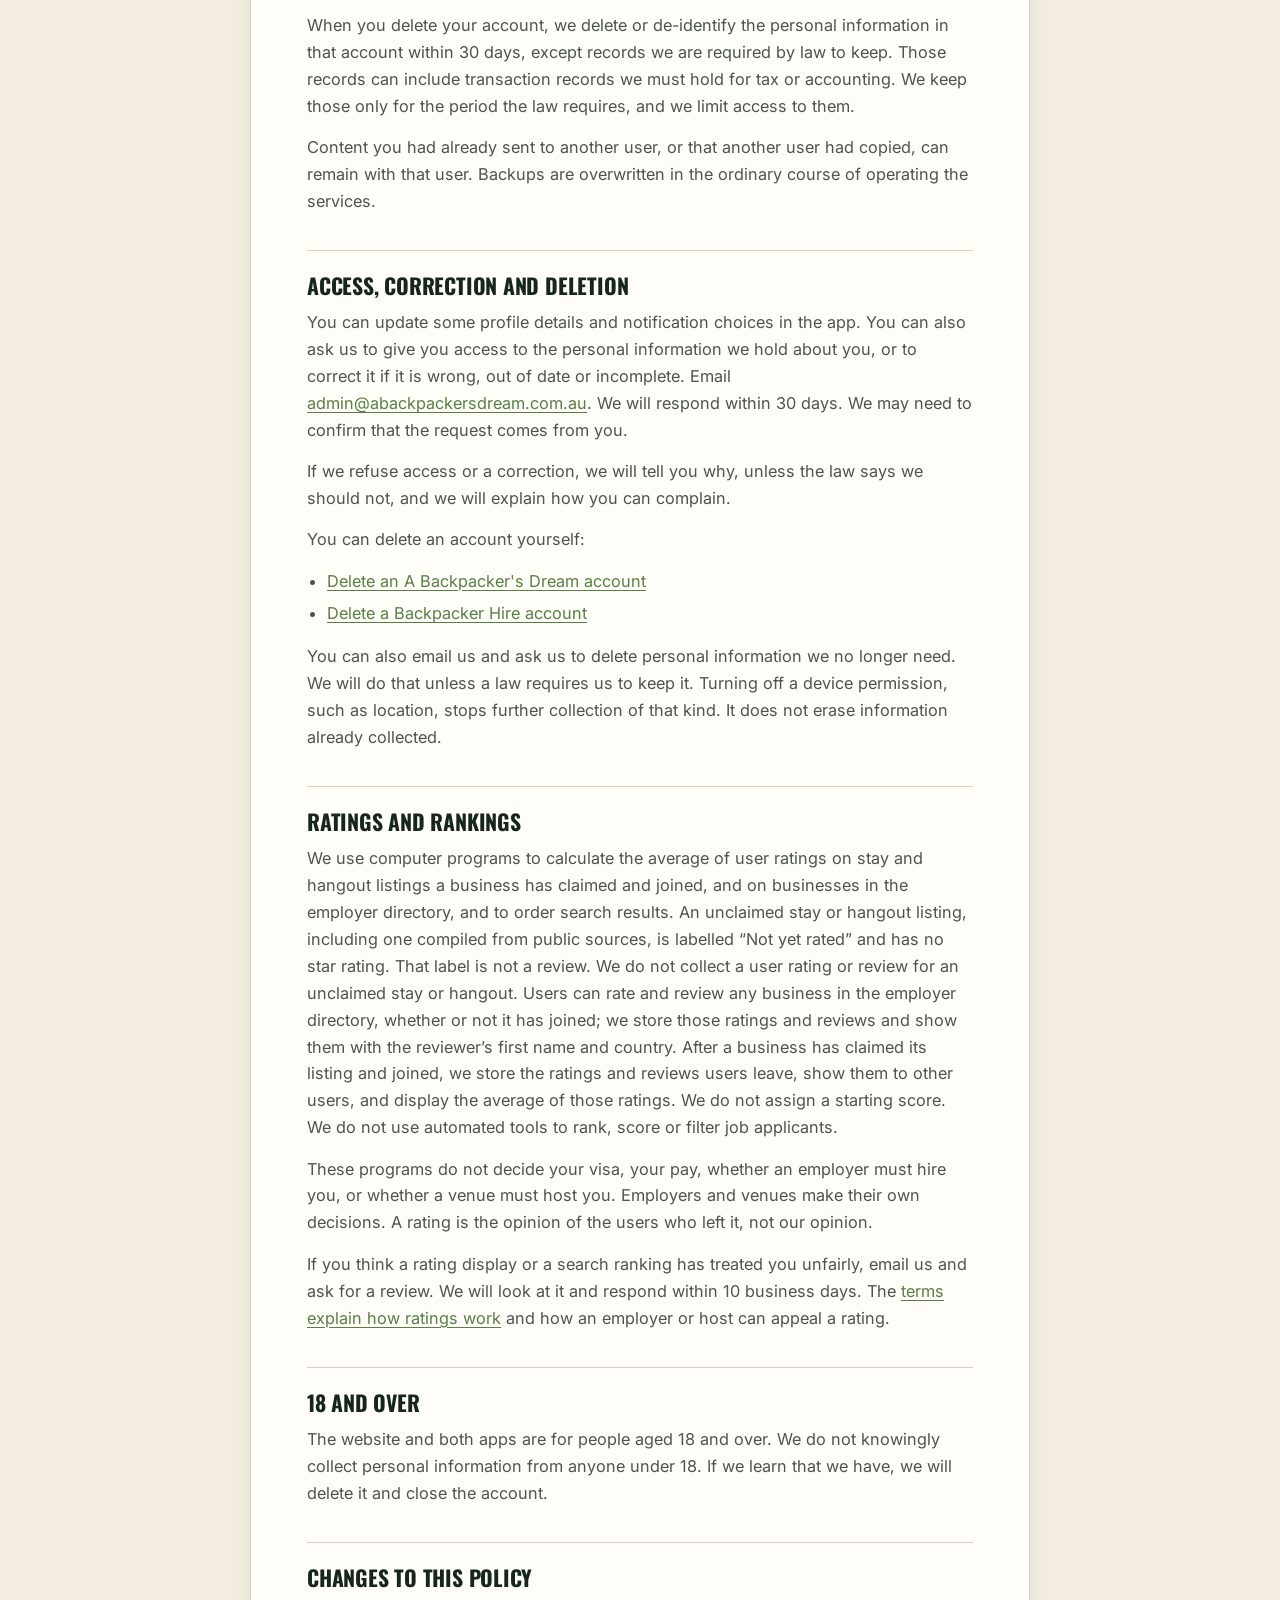
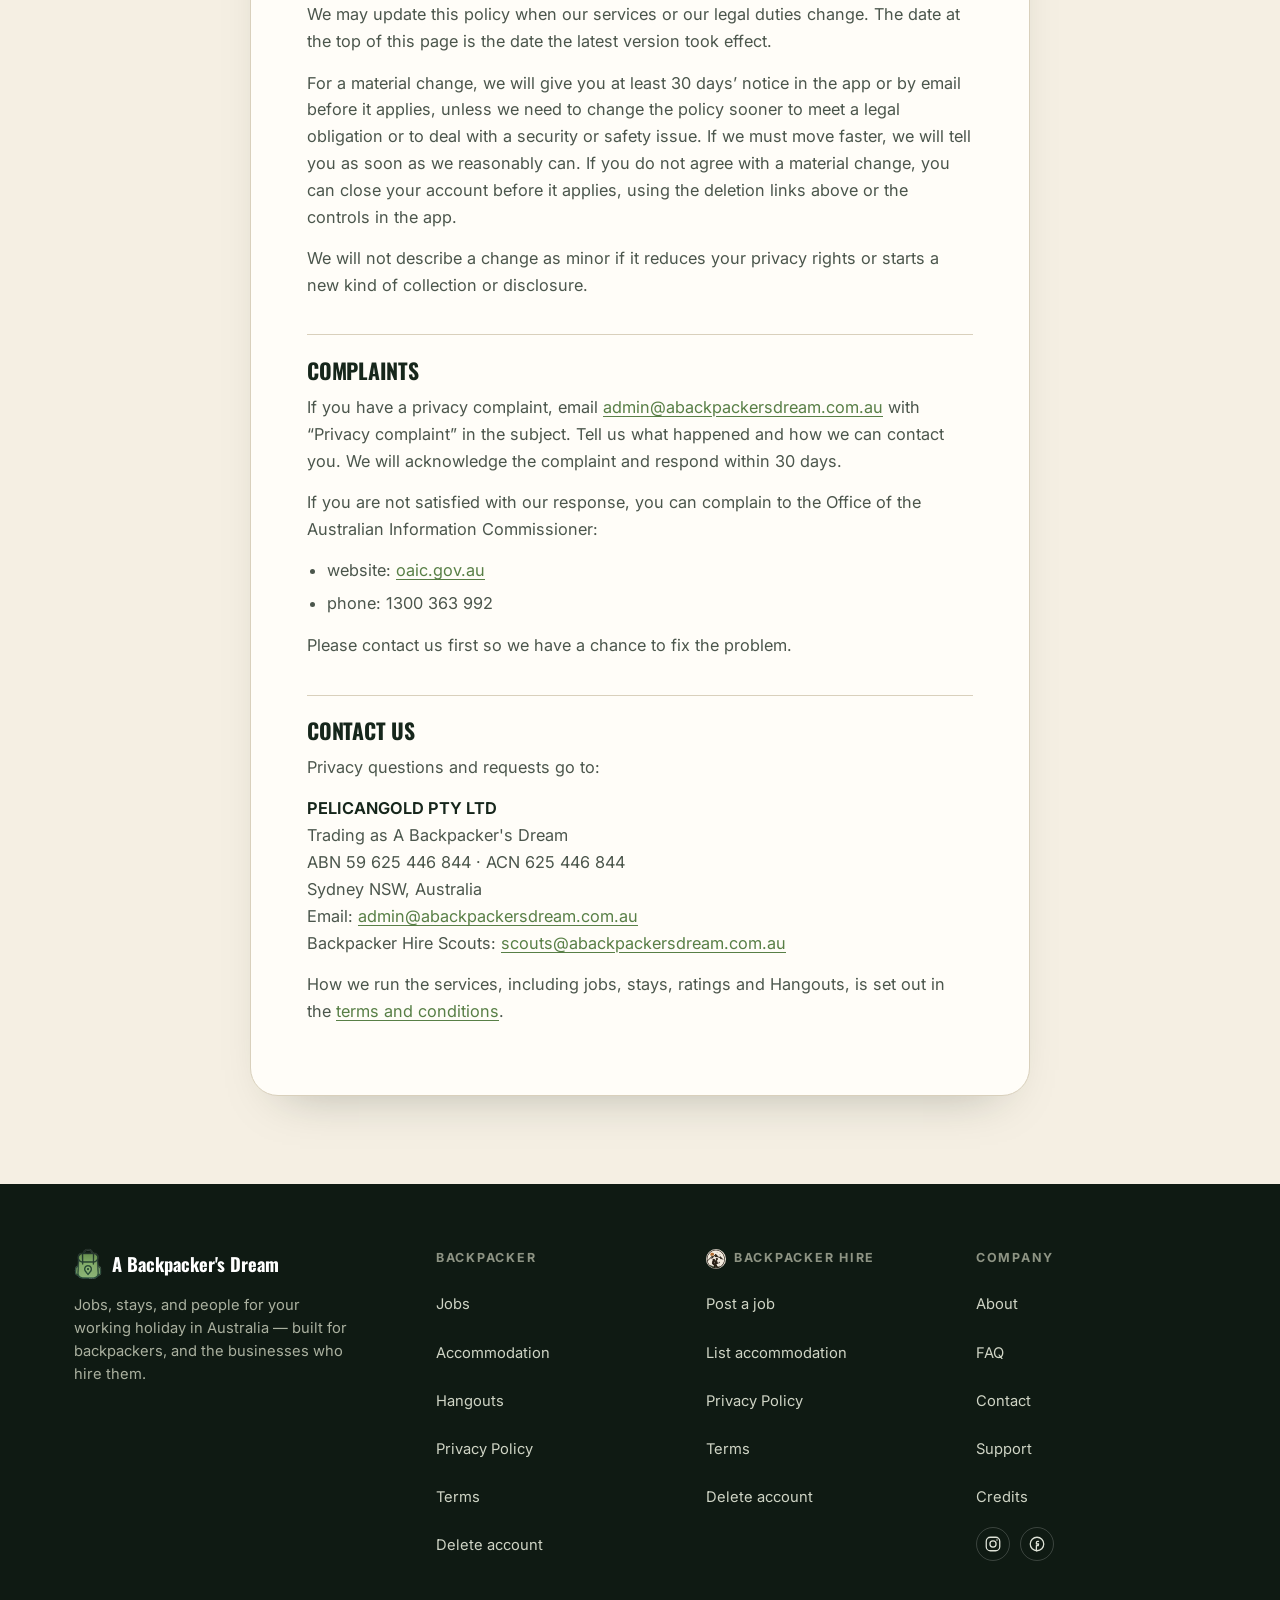
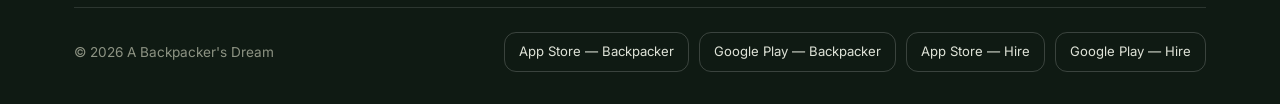
<file: privacy-policy/index.html>
<!doctype html>
<html lang="en-AU">
<head>
<meta charset="utf-8" />
<meta name="viewport" content="width=device-width, initial-scale=1" />
<title>Privacy policy | A Backpacker's Dream</title>
<meta name="description" content="How PELICANGOLD PTY LTD handles personal information for the A Backpacker's Dream website, the backpacker app and Backpacker Hire." />
<link rel="canonical" href="https://abackpackersdream.com.au/privacy-policy/" />
<meta property="og:type" content="website" />
<meta property="og:site_name" content="A Backpacker's Dream" />
<meta property="og:title" content="Privacy policy | A Backpacker's Dream" />
<meta property="og:description" content="How PELICANGOLD PTY LTD handles personal information for the website, the backpacker app and Backpacker Hire." />
<meta property="og:url" content="https://abackpackersdream.com.au/privacy-policy/" />
<meta property="og:image" content="https://abackpackersdream.com.au/og.jpg" />
<meta property="og:image:width" content="1200" />
<meta property="og:image:height" content="630" />
<meta name="twitter:card" content="summary_large_image" />
<meta name="twitter:title" content="Privacy policy | A Backpacker's Dream" />
<meta name="twitter:description" content="How PELICANGOLD PTY LTD handles personal information for the website, the backpacker app and Backpacker Hire." />
<meta name="twitter:image" content="https://abackpackersdream.com.au/og.jpg" />
<link rel="icon" href="/favicon.png" />
<link rel="apple-touch-icon" href="/apple-touch-icon.png" />
<link rel="preconnect" href="https://fonts.googleapis.com" />
<link rel="preconnect" href="https://fonts.gstatic.com" crossorigin />
<link href="https://fonts.googleapis.com/css2?family=Oswald:wght@500;700&family=Inter:wght@400;500;600;700&family=Instrument+Serif:ital@0;1&display=swap" rel="stylesheet" />
<link rel="stylesheet" href="/legal.css?v=3" />
</head>
<body>
<header class="site-nav">
  <div class="nav-row">
    <a class="brand" href="/"><img class="logo-mark" src="/img/logo.png" alt="A Backpacker's Dream logo" />A Backpacker's Dream</a>
    <nav class="links" aria-label="Main">
      <a href="/#path">The Journey</a>
      <a href="/hire.html">Backpacker Hire</a>
      <a href="/pricing.html">Pricing</a>
    </nav>
    <div class="nav-cta">
      <a class="btn btn-primary" href="https://apps.apple.com/app/id6752948846" target="_blank" rel="noopener">Download</a>
    </div>
  </div>
</header>

<main class="legal">
  <article class="legal-card">
    <p class="kicker">Your privacy</p>
    <h1>Privacy policy</h1>
    <p class="updated">Last updated: 27 November 2026</p>
    <p class="lede">PELICANGOLD PTY LTD (ABN 59 625 446 844, ACN 625 446 844), of Sydney NSW, trades as A Backpacker's Dream. We are responsible for personal information collected through this website, the A Backpacker's Dream app and the Backpacker Hire app.</p>
    <p>This policy explains what we collect, why we collect it, who we share it with, and the choices you have. We handle personal information under the Australian Privacy Principles in the <em>Privacy Act 1988</em> (Cth).</p>
    <p>“We”, “us” and “our” mean PELICANGOLD PTY LTD. “You” means a person who uses the website or either app, including a backpacker, an employer or a host.</p>

    <nav class="toc" aria-label="On this page">
      <p>On this page</p>
      <ol>
        <li><a href="#collect">Information we collect</a></li>
        <li><a href="#referrals">Referral codes and Backpacker Hire Scouts</a></li>
        <li><a href="#use">Why we use it</a></li>
        <li><a href="#applications">Job applications</a></li>
        <li><a href="#public-listings">Listings from public sources</a></li>
        <li><a href="#sharing">When information is shared</a></li>
        <li><a href="#overseas">Storage and overseas disclosure</a></li>
        <li><a href="#marketing">Marketing and service messages</a></li>
        <li><a href="#cookies">Cookies and the website</a></li>
        <li><a href="#security">Security and data breaches</a></li>
        <li><a href="#retention">How long we keep it</a></li>
        <li><a href="#rights">Access, correction and deletion</a></li>
        <li><a href="#automated">Ratings and rankings</a></li>
        <li><a href="#children">18 and over</a></li>
        <li><a href="#changes">Changes to this policy</a></li>
        <li><a href="#complaints">Complaints</a></li>
        <li><a href="#contact">Contact us</a></li>
      </ol>
    </nav>

    <h2 id="collect">Information we collect</h2>
    <p>What we collect depends on how you use the services. We collect it from you, from your device when you allow it, and from the app stores or payment providers when you buy something.</p>
    <h3>Account and contact details</h3>
    <ul>
      <li>your name, email address and mobile number;</li>
      <li>your country and whether you are using the services as a backpacker or as an employer or host;</li>
      <li>if you are an employer or host, your business name and ABN; and</li>
      <li>sign-in records, including codes we send to your phone or email so you can sign in; and, if you sign in with Google or Apple, the name and email address they give us (Apple may give a private relay address instead of your own). We don't receive your Google or Apple password.</li>
    </ul>
    <h3>Profile, visa and listing details</h3>
    <ul>
      <li>work and travel preferences, availability, and similar profile details you choose to add;</li>
      <li>visa type and visa expiry date, <strong>if you choose to enter them</strong>. These fields are optional. We use them only to send the visa reminders you set up. They are not included in a job application, and they are not visa or migration advice;</li>
      <li>the jobs you apply for, when you applied, and the status of each application;</li>
      <li>the happy hours, events and meetups you tap “I’m in” for;</li>
      <li>job, stay and hangout listings you post, photos you add, and favourites you save; and</li>
      <li>ratings and reviews you give, and businesses you add to the employer directory.</li>
    </ul>
    <h3>Messages, comments and Hangouts</h3>
    <ul>
      <li>messages you send to other users, which we collect and store;</li>
      <li>comments you post on Hangouts, which we collect and store;</li>
      <li>Hangout posts, photos and other content you choose to publish; and</li>
      <li>support requests you send us.</li>
    </ul>
    <p>A message can be seen by the people in that conversation. A comment or Hangout post can be seen by other users of the app. We do not read messages and comments as a matter of course. If someone reports content, or we need to look into misuse or a breach of the terms, our staff may review the reported message, comment or post, and the surrounding context needed to deal with that report. We may then remove the content and suspend the account. You can report content and block users in the app.</p>
    <h3>Precise location</h3>
    <p>With your permission, the apps collect your <strong>precise location</strong>: the latitude and longitude from your device. We collect it only while that device permission is on. We use it to show jobs, stays and hangouts near you, and so map features can work. We also use it to work out your approximate area (to about 1 km). We show that approximate area, not your precise location, to a business you have applied to or worked for. We do not use precise location to advertise to you on other companies’ sites, and we do not sell it.</p>
    <p>You can turn precise location off at any time in your device settings. On an iPhone, use Settings, then Privacy &amp; Security, then Location Services. On Android, use the app’s permission settings. If you turn it off, nearby search and map features are reduced or will not work. Turning it off stops further collection. It does not delete location information we have already stored for the purposes above.</p>
    <h3>Device and technical information</h3>
    <ul>
      <li>device or other identifiers, including identifiers your phone, the app or an app store uses to recognise the device or the installation;</li>
      <li>push-notification tokens, so we can send notifications you have allowed; and</li>
      <li>diagnostic and security information, such as app version, sign-in failures and records that help us detect misuse.</li>
    </ul>
    <h3>Payments</h3>
    <p>Subscriptions bought in the apps are billed by Apple or Google. Subscriptions bought on the website are billed by Stripe. We receive subscription and transaction status from them, such as whether a subscription is active and when it renews. <strong>We do not receive or store your full payment-card number.</strong> Apple, Google and Stripe handle the card details under their own terms and privacy policies.</p>
    <h3 id="referrals">Referral codes and Backpacker Hire Scouts</h3>
    <p><strong>Referral codes.</strong> If a business signs up with a referral code, we record the code against the business account. We use it to apply the offer, check that a business only gets one free month (by ABN), and work out the commission we owe the Scout who referred it. We tell that Scout the business name, the plan, and whether the payments that earn or cancel a commission have been made or refunded. We don’t give the Scout card details, contact details or anything else from the business account.</p>
    <p><strong>Backpacker Hire Scouts.</strong> If you apply to be a Scout, we collect your name, email, mobile, country, and the details in your application through the app. If you become a Scout, we also collect your ABN, your GST status, your PayID or bank details for payment, your invoices and your referral records. If you’re on a visa, we’ll ask for evidence of your work rights. We use this to assess your application, set you up as a Scout, give you a referral code, track your referrals, pay you, and meet our tax and record-keeping duties. Your referral code is your first name plus a number, so businesses you give it to will see your first name. We keep payment and tax records for 5 years, as tax law requires, even after you stop being a Scout. If you send a video pitch, we receive only the link by email. The video stays with your file host, and we delete the email, link and our notes within 3 months after selection ends. Questions about Scouts go to <a href="mailto:scouts@abackpackersdream.com.au">scouts@abackpackersdream.com.au</a>.</p>
    <h3>What we do not collect</h3>
    <p>We do not ask for your date of birth, passport, other identity document or tax file number. Please do not send those to us, and do not upload them to a listing, a message or a hangout. We do not sell personal information. The only exception is a Backpacker Hire Scout giving evidence of work rights, as described under <a href="#referrals">Referral codes and Backpacker Hire Scouts</a>.</p>

    <h2 id="use">Why we use it</h2>
    <p>We use personal information to:</p>
    <ul>
      <li>create and manage your account, and sign you in (including by SMS code);</li>
      <li>show jobs, stays and hangouts near you, using precise location when you have allowed it, and run maps and the other features of the apps and the website;</li>
      <li>deliver and store the messages and comments you send, and show Hangout posts to other users;</li>
      <li>send your job applications to the business you choose, and show you their status;</li>
      <li>show a business you have applied to or worked for your approximate area, star rating and the number of jobs you’ve done through the app;</li>
      <li>show the happy hours, events and meetups (What’s on) near you, count who is in, and tell you when a place you saved posts one or when one you are in is called off;</li>
      <li>send visa reminders you set up, based only on the visa type and expiry date you enter;</li>
      <li>calculate and display ratings;</li>
      <li>send service and account messages you need in order to use the services;</li>
      <li>send marketing only if you have opted in;</li>
      <li>provide support;</li>
      <li>process and check subscriptions and other payments;</li>
      <li>protect users, investigate misuse and keep the services secure;</li>
      <li>meet our legal obligations; and</li>
      <li>understand faults and improve the reliability of the services.</li>
    </ul>
    <p>We do not use visa details to give immigration advice, and we do not use them to decide whether you can work. Checking work rights is a matter for the employer and for you.</p>

    <h2 id="applications">Job applications</h2>
    <p>You can apply for jobs through the app. When you tap to apply, we send that business the application details listed below. Sending them to that business is the purpose of the feature, and each time you apply you are asking us to do it.</p>
    <p>An application includes your name, profile photo and country, and when you applied. The business can also see your star rating, how many jobs you have done through the app, and your approximate area (to about 1 km). A business you have worked for through the app can also see these details. An application does not include your email address, phone number, date of birth, visa details or precise location. We do not send identity documents, because we do not collect them.</p>
    <p>The business can contact you through the app’s chat. It does not get your email address or phone number from us. The business, not us, decides whether to contact, interview or hire you. Applications appear to the business in the order they arrive. We do not rank or score applicants. The business can shortlist them itself.</p>
    <p>Anything a business notes down or copies from your application outside the app is its own record, and it is responsible for how it handles it. Our terms require businesses to use applicant information only to consider your application and manage any work with you, and to handle it under the <em>Privacy Act 1988</em> (Cth) if it applies to them. They must not charge you to apply, to be considered or to be hired, and they must not ask for your passport, visa, tax file number or bank details in chat. If you think a business has misused your information, tell us at <a href="mailto:admin@abackpackersdream.com.au">admin@abackpackersdream.com.au</a>.</p>
    <p><strong>Withdrawing.</strong> You can withdraw an application in the app while it is pending. That stops the business seeing it in the app. It does not delete anything the business has already noted down outside the app.</p>
    <p><strong>How long we keep applications.</strong> We keep your applications while your account is open. When you delete your account, we delete them with the rest of your account, as described under “How long we keep it”.</p>
    <h2 id="whats-on">What’s on</h2>
    <p>Businesses can post happy hours, events and meetups at their stays and hangouts. When you tap “I’m in”, we record it so we can count you. The business sees how many people are in. It does not see who, and it does not get your name, profile or contact details from it. Tap again to drop out.</p>
    <p>If you saved a place, we send you a notification when it posts something in What’s on, and we tell you if one you are in is called off. These are notifications about places you chose to save. You can turn notifications off in your device settings.</p>
    <h2 id="public-listings">Listings compiled from public sources</h2>
    <p>Listings of businesses, jobs and stays are posted by businesses, added by us, or compiled from public information. Some listing and map data © OpenStreetMap contributors, available under the Open Database Licence (<a href="https://www.openstreetmap.org/copyright" target="_blank" rel="noopener">openstreetmap.org/copyright</a>).</p>
    <p>A compiled listing can include personal information that was already public. An example is a sole trader’s name or phone number on a public page. We did not collect that from an account the person opened with us. We use it to show the listing.</p>
    <p>The business may not have reviewed or endorsed the listing. We are not affiliated with, or endorsed by, a listed business unless the listing says so.</p>
    <p>The employer directory lists businesses that may hire backpackers. Its contact details are the phone numbers, role email addresses (such as info@ or jobs@) and websites the businesses publish on their own websites, and some names come from OpenStreetMap. It does not include individuals’ names, mobile numbers or personal email addresses. Users can also add a business; we ask them to add only the business’s own public details. A business can ask us to correct or remove its listing by emailing <a href="mailto:admin@abackpackersdream.com.au?subject=Employer%20directory">admin@abackpackersdream.com.au</a>.</p>
    <p>If a listing is about you, or it includes your name, phone number or other personal information, and you want it corrected or removed, email <a href="mailto:admin@abackpackersdream.com.au?subject=Listing%20correction">admin@abackpackersdream.com.au</a>. We aim to respond within 5 business days. You can also use the access and correction process below.</p>

    <h2 id="sharing">When information is shared</h2>
    <p>Information you choose to publish, such as a listing, a Hangout post, a comment, a rating or a review, can be seen by other users of the relevant app. A review of a business in the employer directory is shown with your first name and country. A message can be seen by the people in that conversation. When you apply for a job, we share the application details described under “Job applications” with that business. Our staff may review a message, comment or post when it is reported, or when we are investigating a breach of the terms.</p>
    <p>We also share personal information with service providers who help us run the services. They may use it only to perform those services for us. The providers we use include:</p>
    <ul>
      <li><strong>Amazon Web Services</strong>, to host and store the services in Sydney, Australia;</li>
      <li><strong>Twilio</strong>, to send SMS, including sign-in codes and marketing SMS you have opted in to;</li>
      <li><strong>Stripe</strong>, to take subscription payments on the website;</li>
      <li><strong>Apple</strong>, for the App Store, in-app purchases and, where you allow them, Apple push notifications; and</li>
      <li><strong>Google</strong>, for Google Play, in-app purchases and, where you allow them, Google push notifications.</li>
    </ul>
    <p>If a map is shown in an app, the map provider (such as Apple or Google) receives the location information needed to draw that map, under its own privacy policy.</p>
    <p>We may also disclose personal information where the law requires it, where it is needed to protect a person or the services, or as part of a sale or transfer of the business. If the business moves to a related company or a buyer, your information may move with it. We will tell you about that kind of change. The recipient will need to handle the information in line with this policy, or a policy that protects it to the same standard.</p>
    <p>We do not sell personal information.</p>

    <h2 id="overseas">Where we store information, and overseas disclosure</h2>
    <p>We store personal information in our systems with Amazon Web Services in Sydney, Australia (the ap-southeast-2 region). Primary storage is in Australia.</p>
    <p>Some service providers may still process personal information outside Australia, including in the United States. Under Australian Privacy Principle 8, those disclosures include:</p>
    <ul>
      <li><strong>Twilio</strong>, for SMS, including sign-in codes and marketing SMS you have opted in to;</li>
      <li><strong>Stripe</strong>, for subscription payments made on the website;</li>
      <li><strong>Apple</strong>, for App Store purchases and, where you allow them, push notifications; and</li>
      <li><strong>Google</strong>, for Google Play purchases and, where you allow them, push notifications.</li>
    </ul>
    <p>Those providers, and similar providers we use for the same kinds of tasks, may also use facilities or subprocessors in other countries. Where we disclose personal information overseas, we take reasonable steps so that the recipient handles it in a way that is consistent with the Australian Privacy Principles. Overseas laws can differ from Australian law, including laws that allow government access.</p>

    <h2 id="marketing">Marketing and service messages</h2>
    <p>We do send marketing by email and by SMS. We send it only with your consent. At sign-up, marketing is a separate choice from the terms and this policy, and the box is unticked:</p>
    <ul>
      <li>Required: “I’m 18 or over and agree to the Terms of Use and Privacy Policy.”</li>
      <li>Optional, unticked unless you tick it: “Send me news and offers by email or SMS. I can unsubscribe any time.”</li>
    </ul>
    <p>Agreeing to the terms or to this policy is not consent to marketing. You can withdraw marketing consent at any time. Withdrawing it does not affect the service messages described below.</p>
    <p>Every marketing message identifies A Backpacker's Dream (PELICANGOLD PTY LTD). A marketing email includes a working unsubscribe link. A marketing SMS tells you that you can opt out by replying STOP. We honour unsubscribe and STOP requests within 5 business days, and we do not charge you to opt out. This is how we meet the <em>Spam Act 2003</em> (Cth).</p>
    <p><strong>Service messages are separate from marketing.</strong> Visa reminders, sign-in codes, account notices and updates about your job applications are service messages. They do not include promotions, and they are not an opportunity to add marketing. You can turn visa reminders and many other notifications off in the app or in your device settings. Sign-in codes stay on while the account is open, because they are how we sign you in.</p>

    <h2 id="cookies">Cookies and the website</h2>
    <p>This website does not use analytics cookies or advertising cookies, and we do not run a third-party analytics tool on the website. We do not use cookies to follow you around other websites. The pages are static. Your browser may store them in its ordinary cache.</p>
    <p>We count visits to this website ourselves, without cookies. When a page opens, your browser tells our server which page it is, the site you came from, and any campaign tag in the link (for example, that you came from a Reddit post). It also tells us when you tap the App Store or Google Play button. Our server uses your IP address and browser type only to count you once a day, through a code that changes every day; it doesn't store your IP address, and we can't tell who you are from these counts.</p>
    <p>The apps may collect the device identifiers and diagnostic information described above so they can run, sign you in and fix faults, and to count how many people look around without an account and later sign up. That is not website advertising tracking.</p>
    <p>If we later add analytics or advertising cookies, we will update this policy first and, where the law requires it, ask you before they are set.</p>

    <h2 id="security">Security and data breaches</h2>
    <p>We use safeguards that are reasonable for the information we hold. They include limits on who can access personal information, and encryption when information travels between your device and our servers. No method of storage or transmission is completely secure. Please keep your phone and your sign-in codes to yourself.</p>
    <p>If we suspect a data breach that is likely to result in serious harm, we will assess it and, where the Notifiable Data Breaches scheme requires it, notify you and the Office of the Australian Information Commissioner (OAIC).</p>

    <h2 id="retention">How long we keep it</h2>
    <p>We keep personal information while your account is active and while we need it for the purposes in this policy, including to provide the services, resolve disputes, prevent misuse and meet legal obligations.</p>
    <p>When you delete your account, we delete or de-identify the personal information in that account within 30 days, except records we are required by law to keep. Those records can include transaction records we must hold for tax or accounting. We keep those only for the period the law requires, and we limit access to them.</p>
    <p>Content you had already sent to another user, or that another user had copied, can remain with that user. Backups are overwritten in the ordinary course of operating the services.</p>

    <h2 id="rights">Access, correction and deletion</h2>
    <p>You can update some profile details and notification choices in the app. You can also ask us to give you access to the personal information we hold about you, or to correct it if it is wrong, out of date or incomplete. Email <a href="mailto:admin@abackpackersdream.com.au">admin@abackpackersdream.com.au</a>. We will respond within 30 days. We may need to confirm that the request comes from you.</p>
    <p>If we refuse access or a correction, we will tell you why, unless the law says we should not, and we will explain how you can complain.</p>
    <p>You can delete an account yourself:</p>
    <ul>
      <li><a href="https://abackpackersdream.com.au/delete-your-a-backpacker-account/">Delete an A Backpacker's Dream account</a></li>
      <li><a href="https://abackpackersdream.com.au/delete-your-backpacker-hire-account/">Delete a Backpacker Hire account</a></li>
    </ul>
    <p>You can also email us and ask us to delete personal information we no longer need. We will do that unless a law requires us to keep it. Turning off a device permission, such as location, stops further collection of that kind. It does not erase information already collected.</p>

    <h2 id="automated">Ratings and rankings</h2>
    <p>We use computer programs to calculate the average of user ratings on stay and hangout listings a business has claimed and joined, and on businesses in the employer directory, and to order search results. An unclaimed stay or hangout listing, including one compiled from public sources, is labelled “Not yet rated” and has no star rating. That label is not a review. We do not collect a user rating or review for an unclaimed stay or hangout. Users can rate and review any business in the employer directory, whether or not it has joined; we store those ratings and reviews and show them with the reviewer’s first name and country. After a business has claimed its listing and joined, we store the ratings and reviews users leave, show them to other users, and display the average of those ratings. We do not assign a starting score. We do not use automated tools to rank, score or filter job applicants.</p>
    <p>These programs do not decide your visa, your pay, whether an employer must hire you, or whether a venue must host you. Employers and venues make their own decisions. A rating is the opinion of the users who left it, not our opinion.</p>
    <p>If you think a rating display or a search ranking has treated you unfairly, email us and ask for a review. We will look at it and respond within 10 business days. The <a href="/terms/#ratings">terms explain how ratings work</a> and how an employer or host can appeal a rating.</p>

    <h2 id="children">18 and over</h2>
    <p>The website and both apps are for people aged 18 and over. We do not knowingly collect personal information from anyone under 18. If we learn that we have, we will delete it and close the account.</p>

    <h2 id="changes">Changes to this policy</h2>
    <p>We may update this policy when our services or our legal duties change. The date at the top of this page is the date the latest version took effect.</p>
    <p>For a material change, we will give you at least 30 days’ notice in the app or by email before it applies, unless we need to change the policy sooner to meet a legal obligation or to deal with a security or safety issue. If we must move faster, we will tell you as soon as we reasonably can. If you do not agree with a material change, you can close your account before it applies, using the deletion links above or the controls in the app.</p>
    <p>We will not describe a change as minor if it reduces your privacy rights or starts a new kind of collection or disclosure.</p>

    <h2 id="complaints">Complaints</h2>
    <p>If you have a privacy complaint, email <a href="mailto:admin@abackpackersdream.com.au?subject=Privacy%20complaint">admin@abackpackersdream.com.au</a> with “Privacy complaint” in the subject. Tell us what happened and how we can contact you. We will acknowledge the complaint and respond within 30 days.</p>
    <p>If you are not satisfied with our response, you can complain to the Office of the Australian Information Commissioner:</p>
    <ul>
      <li>website: <a href="https://www.oaic.gov.au" target="_blank" rel="noopener">oaic.gov.au</a></li>
      <li>phone: 1300 363 992</li>
    </ul>
    <p>Please contact us first so we have a chance to fix the problem.</p>

    <h2 id="contact">Contact us</h2>
    <p>Privacy questions and requests go to:</p>
    <p><strong>PELICANGOLD PTY LTD</strong><br />
    Trading as A Backpacker's Dream<br />
    ABN 59 625 446 844 · ACN 625 446 844<br />
    Sydney NSW, Australia<br />
    Email: <a href="mailto:admin@abackpackersdream.com.au">admin@abackpackersdream.com.au</a><br />
    Backpacker Hire Scouts: <a href="mailto:scouts@abackpackersdream.com.au">scouts@abackpackersdream.com.au</a></p>
    <p>How we run the services, including jobs, stays, ratings and Hangouts, is set out in the <a href="/terms/">terms and conditions</a>.</p>
  </article>
</main>

<footer id="footer">
  <div class="wrap">
    <div class="footer-top">
      <div class="footer-brand">
        <a class="brand" href="/"><img class="logo-mark" src="/img/logo.png" alt="A Backpacker's Dream logo" />A Backpacker's Dream</a>
        <p>Jobs, stays, and people for your working holiday in Australia — built for backpackers, and the businesses who hire them.</p>
      </div>
      <div class="footer-col">
        <h4>Backpacker</h4>
        <ul>
          <li><a href="/#path">Jobs</a></li>
          <li><a href="/#path">Accommodation</a></li>
          <li><a href="/#path">Hangouts</a></li>
          <li><a href="/privacy-policy/" aria-current="page">Privacy Policy</a></li>
          <li><a href="/terms/">Terms</a></li>
          <li><a href="https://abackpackersdream.com.au/delete-your-a-backpacker-account/">Delete account</a></li>
        </ul>
      </div>
      <div class="footer-col">
        <h4><img class="hire-icon" src="/img/backpacker-hire-icon.png" alt="Backpacker Hire logo" />Backpacker Hire</h4>
        <ul>
          <li><a href="/#hire">Post a job</a></li>
          <li><a href="/#hire">List accommodation</a></li>
          <li><a href="/privacy-policy/" aria-current="page">Privacy Policy</a></li>
          <li><a href="/terms/">Terms</a></li>
          <li><a href="https://abackpackersdream.com.au/delete-your-backpacker-hire-account/">Delete account</a></li>
        </ul>
      </div>
      <div class="footer-col">
        <h4>Company</h4>
        <ul>
          <li><a href="/#about">About</a></li>
          <li><a href="/#faq">FAQ</a></li>
          <li><a href="mailto:admin@abackpackersdream.com.au">Contact</a></li>
          <li><a href="/support/">Support</a></li><li><a href="/credits/">Credits</a></li>
          <li class="social-links"><a class="social-icon" href="https://www.instagram.com/a_backpackers__dream_app/" target="_blank" rel="noopener" aria-label="Instagram"><svg viewBox="0 0 24 24" width="18" height="18" fill="none" stroke="currentColor" stroke-width="1.7"><rect x="3" y="3" width="18" height="18" rx="5.5"/><circle cx="12" cy="12" r="4.1"/><circle cx="17.3" cy="6.7" r="1" fill="currentColor" stroke="none"/></svg></a><a class="social-icon" href="https://www.facebook.com/profile.php?id=61582481173979" target="_blank" rel="noopener" aria-label="Facebook"><svg viewBox="0 0 24 24" width="18" height="18" fill="none" stroke="currentColor" stroke-width="1.7"><circle cx="12" cy="12" r="9"/><path d="M14.1 8.4h-1.4c-.85 0-1.5.7-1.5 1.55V12h2.9l-.4 2.1h-2.5V21" stroke-linecap="round" stroke-linejoin="round"/></svg></a></li>
        </ul>
      </div>
    </div>
    <div class="footer-bottom">
      <p>© 2026 A Backpacker's Dream</p>
      <div class="store-badges">
        <a class="store-pill" href="https://apps.apple.com/app/id6752948846" target="_blank" rel="noopener">App Store — Backpacker</a>
        <a class="store-pill" href="https://play.google.com/store/apps/details?id=com.abackpacker.user" target="_blank" rel="noopener">Google Play — Backpacker</a>
        <a class="store-pill" href="https://apps.apple.com/app/id6752952428" target="_blank" rel="noopener">App Store — Hire</a>
        <a class="store-pill" href="https://play.google.com/store/apps/details?id=com.backpacker.hire" target="_blank" rel="noopener">Google Play — Hire</a>
      </div>
    </div>
  </div>
</footer>
<script src="/visit.js" defer></script>
</body>
</html>
</file>
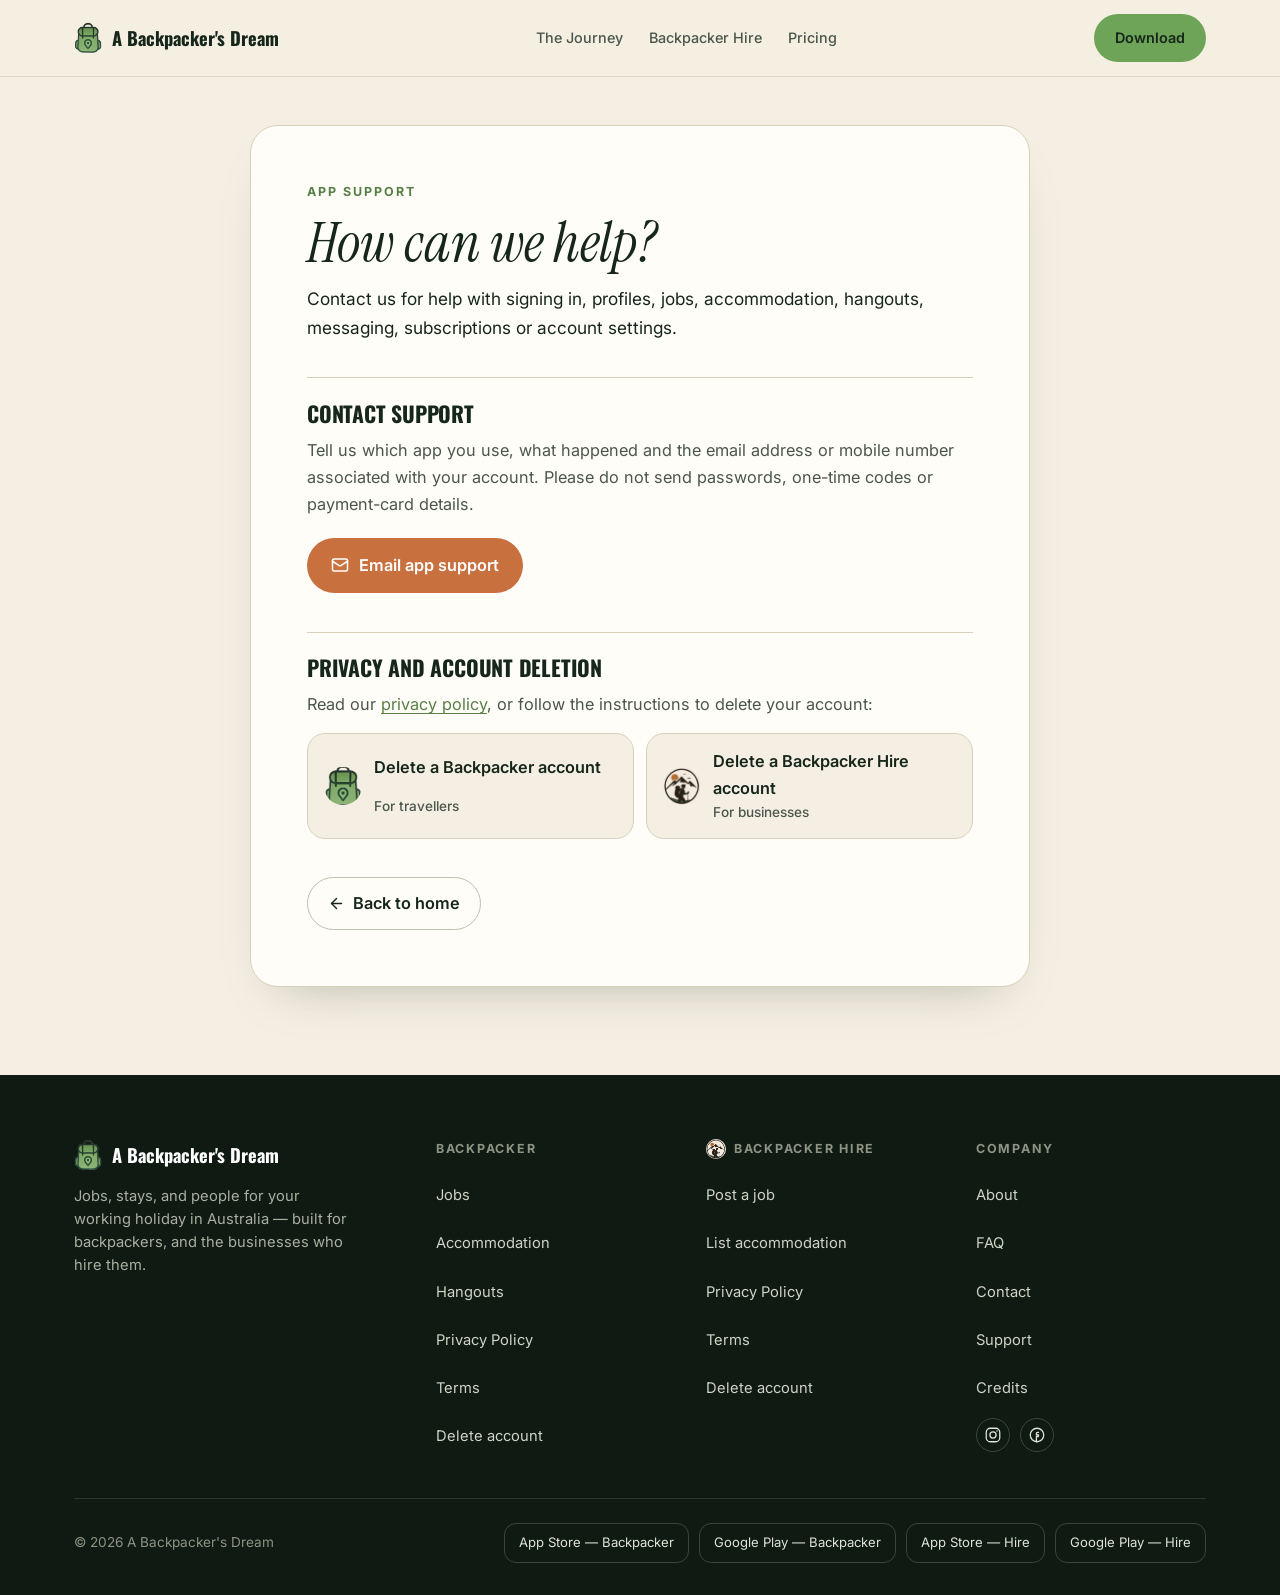
<file: support/index.html>
<!doctype html>
<html lang="en-AU">
<head>
<meta charset="utf-8" />
<meta name="viewport" content="width=device-width, initial-scale=1" />
<title>App support | A Backpacker’s Dream</title>
<meta name="description" content="Get help with the A Backpacker’s Dream and Backpacker Hire mobile apps." />
<link rel="canonical" href="https://abackpackersdream.com.au/support/" />
<meta property="og:type" content="website" />
<meta property="og:site_name" content="A Backpacker's Dream" />
<meta property="og:title" content="App support | A Backpacker’s Dream" />
<meta property="og:description" content="Get help with the A Backpacker’s Dream and Backpacker Hire mobile apps." />
<meta property="og:url" content="https://abackpackersdream.com.au/support/" />
<meta property="og:image" content="https://abackpackersdream.com.au/og.jpg" />
<meta property="og:image:width" content="1200" />
<meta property="og:image:height" content="630" />
<meta name="twitter:card" content="summary_large_image" />
<meta name="twitter:title" content="App support | A Backpacker’s Dream" />
<meta name="twitter:description" content="Get help with the A Backpacker’s Dream and Backpacker Hire mobile apps." />
<meta name="twitter:image" content="https://abackpackersdream.com.au/og.jpg" />
<link rel="icon" href="/favicon.png" />
<link rel="apple-touch-icon" href="/apple-touch-icon.png" />
<link rel="preconnect" href="https://fonts.googleapis.com" />
<link rel="preconnect" href="https://fonts.gstatic.com" crossorigin />
<link href="https://fonts.googleapis.com/css2?family=Oswald:wght@500;700&family=Inter:wght@400;500;600;700&family=Instrument+Serif:ital@0;1&display=swap" rel="stylesheet" />
<link rel="stylesheet" href="/legal.css?v=3" />
</head>
<body>
<header class="site-nav">
  <div class="nav-row">
    <a class="brand" href="/"><img class="logo-mark" src="/img/logo.png" alt="A Backpacker's Dream logo" />A Backpacker's Dream</a>
    <nav class="links" aria-label="Main">
      <a href="/#path">The Journey</a>
      <a href="/hire.html">Backpacker Hire</a>
      <a href="/pricing.html">Pricing</a>
    </nav>
    <div class="nav-cta">
      <a class="btn btn-primary" href="https://apps.apple.com/app/id6752948846" target="_blank" rel="noopener">Download</a>
    </div>
  </div>
</header>

<main class="legal">
  <article class="legal-card">
    <p class="kicker">App support</p>
    <h1>How can we help?</h1>
    <p class="lede">Contact us for help with signing in, profiles, jobs, accommodation, hangouts, messaging, subscriptions or account settings.</p>

    <h2 id="contact">Contact support</h2>
    <p>Tell us which app you use, what happened and the email address or mobile number associated with your account. Please do not send passwords, one-time codes or payment-card details.</p>
    <a class="action-btn" href="mailto:admin@abackpackersdream.com.au?subject=App%20support%20request"><svg width="18" height="18" viewBox="0 0 24 24" fill="none" stroke="currentColor" stroke-width="2" stroke-linecap="round" stroke-linejoin="round" aria-hidden="true"><path d="m22 7-8.991 5.727a2 2 0 0 1-2.009 0L2 7"/><rect x="2" y="4" width="20" height="16" rx="2"/></svg> Email app support</a>

    <h2 id="privacy">Privacy and account deletion</h2>
    <p>Read our <a href="/privacy-policy/">privacy policy</a>, or follow the instructions to delete your account:</p>
    <div class="help-grid">
      <a class="help-card" href="/delete-your-a-backpacker-account/"><img src="/img/logo.png" alt="" />Delete a Backpacker account<span class="help-sub">For travellers</span></a>
      <a class="help-card" href="/delete-your-backpacker-hire-account/"><img src="/img/backpacker-hire-icon.png" alt="" />Delete a Backpacker Hire account<span class="help-sub">For businesses</span></a>
    </div>
    <a class="back-link" href="/"><svg width="17" height="17" viewBox="0 0 24 24" fill="none" stroke="currentColor" stroke-width="2" stroke-linecap="round" stroke-linejoin="round" aria-hidden="true"><path d="m12 19-7-7 7-7"/><path d="M19 12H5"/></svg> Back to home</a>
  </article>
</main>

<footer id="footer">
  <div class="wrap">
    <div class="footer-top">
      <div class="footer-brand">
        <a class="brand" href="/"><img class="logo-mark" src="/img/logo.png" alt="A Backpacker's Dream logo" />A Backpacker's Dream</a>
        <p>Jobs, stays, and people for your working holiday in Australia — built for backpackers, and the businesses who hire them.</p>
      </div>
      <div class="footer-col">
        <h4>Backpacker</h4>
        <ul>
          <li><a href="/#path">Jobs</a></li>
          <li><a href="/#path">Accommodation</a></li>
          <li><a href="/#path">Hangouts</a></li>
          <li><a href="/privacy-policy/">Privacy Policy</a></li>
          <li><a href="/terms/">Terms</a></li>
          <li><a href="https://abackpackersdream.com.au/delete-your-a-backpacker-account/">Delete account</a></li>
        </ul>
      </div>
      <div class="footer-col">
        <h4><img class="hire-icon" src="/img/backpacker-hire-icon.png" alt="Backpacker Hire logo" />Backpacker Hire</h4>
        <ul>
          <li><a href="/#hire">Post a job</a></li>
          <li><a href="/#hire">List accommodation</a></li>
          <li><a href="/privacy-policy/">Privacy Policy</a></li>
          <li><a href="/terms/">Terms</a></li>
          <li><a href="https://abackpackersdream.com.au/delete-your-backpacker-hire-account/">Delete account</a></li>
        </ul>
      </div>
      <div class="footer-col">
        <h4>Company</h4>
        <ul>
          <li><a href="/#about">About</a></li>
          <li><a href="/#faq">FAQ</a></li>
          <li><a href="mailto:admin@abackpackersdream.com.au">Contact</a></li>
          <li><a href="/support/">Support</a></li><li><a href="/credits/">Credits</a></li>
          <li class="social-links"><a class="social-icon" href="https://www.instagram.com/a_backpackers__dream_app/" target="_blank" rel="noopener" aria-label="Instagram"><svg viewBox="0 0 24 24" width="18" height="18" fill="none" stroke="currentColor" stroke-width="1.7"><rect x="3" y="3" width="18" height="18" rx="5.5"/><circle cx="12" cy="12" r="4.1"/><circle cx="17.3" cy="6.7" r="1" fill="currentColor" stroke="none"/></svg></a><a class="social-icon" href="https://www.facebook.com/profile.php?id=61582481173979" target="_blank" rel="noopener" aria-label="Facebook"><svg viewBox="0 0 24 24" width="18" height="18" fill="none" stroke="currentColor" stroke-width="1.7"><circle cx="12" cy="12" r="9"/><path d="M14.1 8.4h-1.4c-.85 0-1.5.7-1.5 1.55V12h2.9l-.4 2.1h-2.5V21" stroke-linecap="round" stroke-linejoin="round"/></svg></a></li>
        </ul>
      </div>
    </div>
    <div class="footer-bottom">
      <p>© 2026 A Backpacker's Dream</p>
      <div class="store-badges">
        <a class="store-pill" href="https://apps.apple.com/app/id6752948846" target="_blank" rel="noopener">App Store — Backpacker</a>
        <a class="store-pill" href="https://play.google.com/store/apps/details?id=com.abackpacker.user" target="_blank" rel="noopener">Google Play — Backpacker</a>
        <a class="store-pill" href="https://apps.apple.com/app/id6752952428" target="_blank" rel="noopener">App Store — Hire</a>
        <a class="store-pill" href="https://play.google.com/store/apps/details?id=com.backpacker.hire" target="_blank" rel="noopener">Google Play — Hire</a>
      </div>
    </div>
  </div>
</footer>
<button type="button" class="to-top" aria-label="Back to top"><svg width="20" height="20" viewBox="0 0 24 24" fill="none" stroke="currentColor" stroke-width="2.2" stroke-linecap="round" stroke-linejoin="round" aria-hidden="true"><path d="M12 19V5M5 12l7-7 7 7"/></svg></button>
<script>
(function(){
  // Back-to-top button: shows after scrolling down, scrolls to the top on click.
  var btn = document.querySelector('.to-top');
  if (!btn) return;
  var reduce = window.matchMedia && window.matchMedia('(prefers-reduced-motion: reduce)').matches;
  function update(){ btn.classList.toggle('show', window.scrollY > Math.min(600, window.innerHeight * 0.8)); }
  window.addEventListener('scroll', update, { passive: true });
  btn.addEventListener('click', function(){ window.scrollTo({ top: 0, behavior: reduce ? 'auto' : 'smooth' }); });
  update();
})();
</script>
<script src="/visit.js" defer></script>
</body>
</html>
</file>
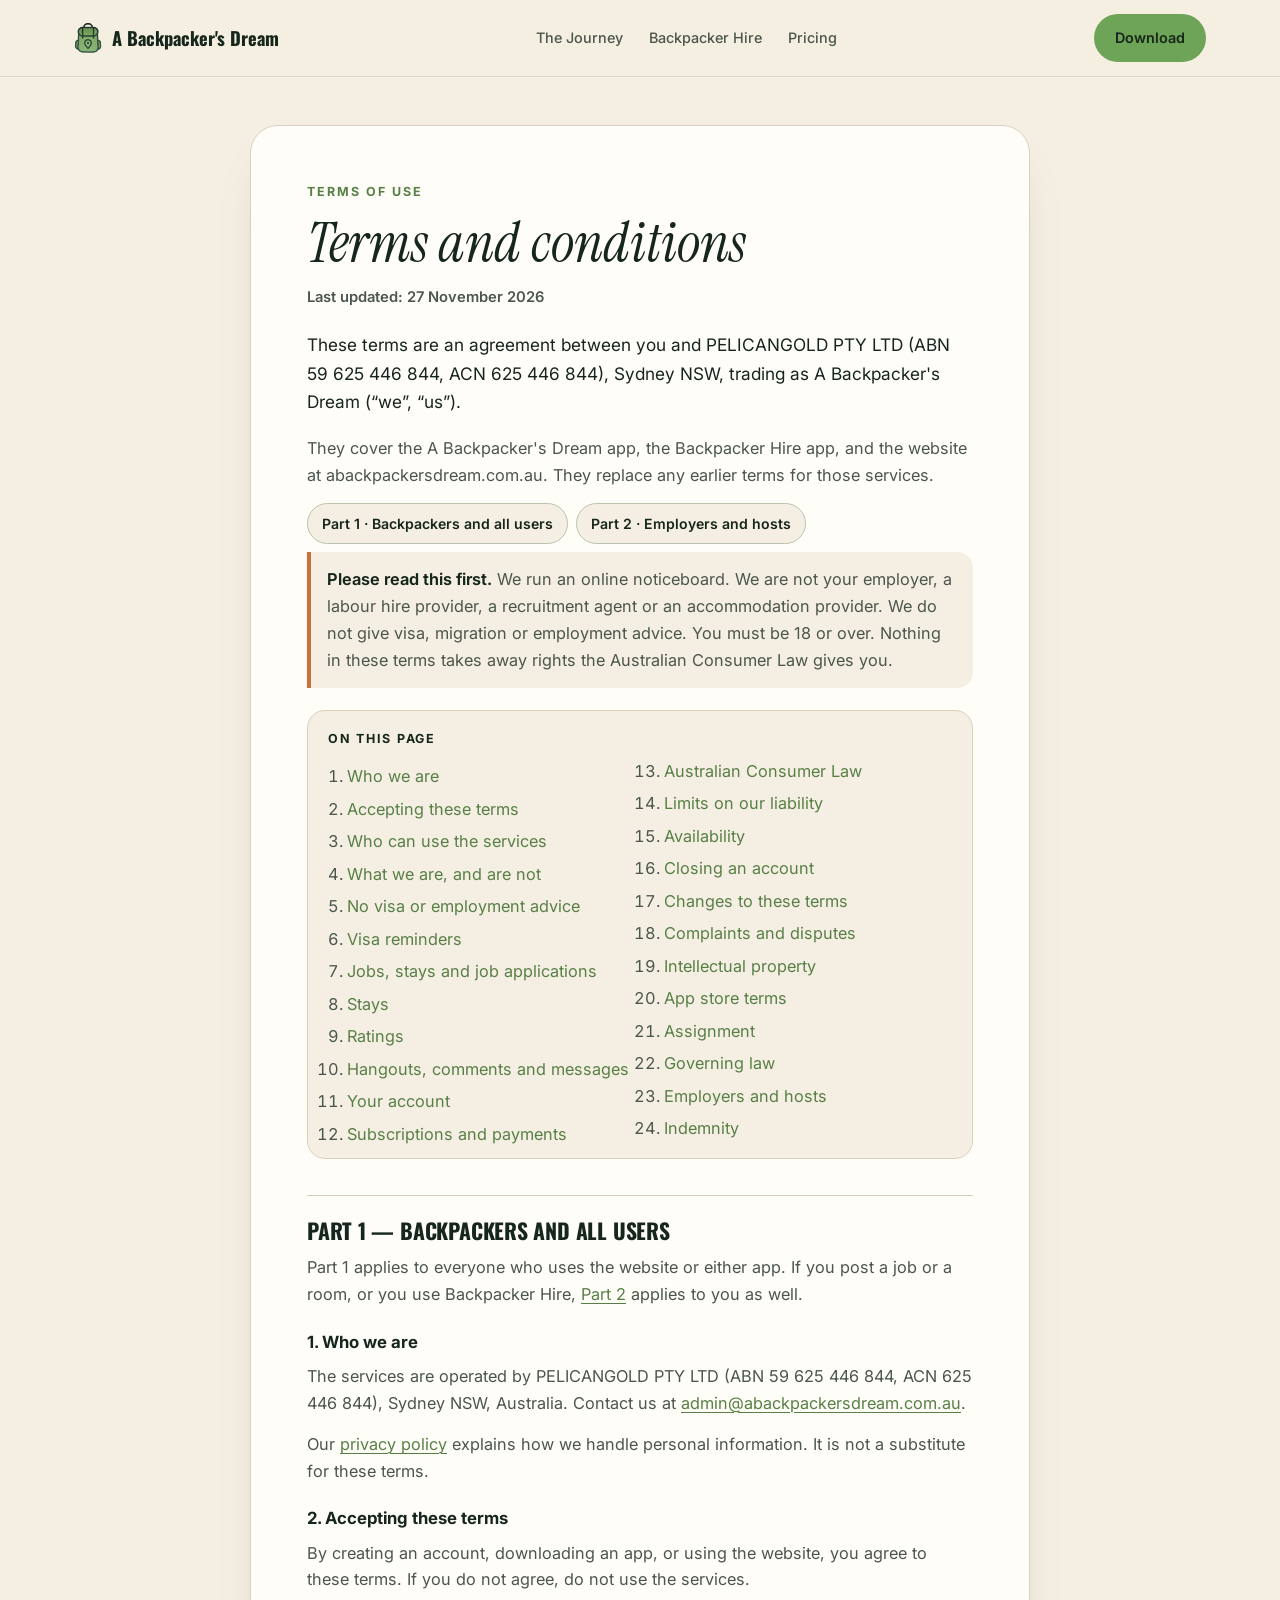
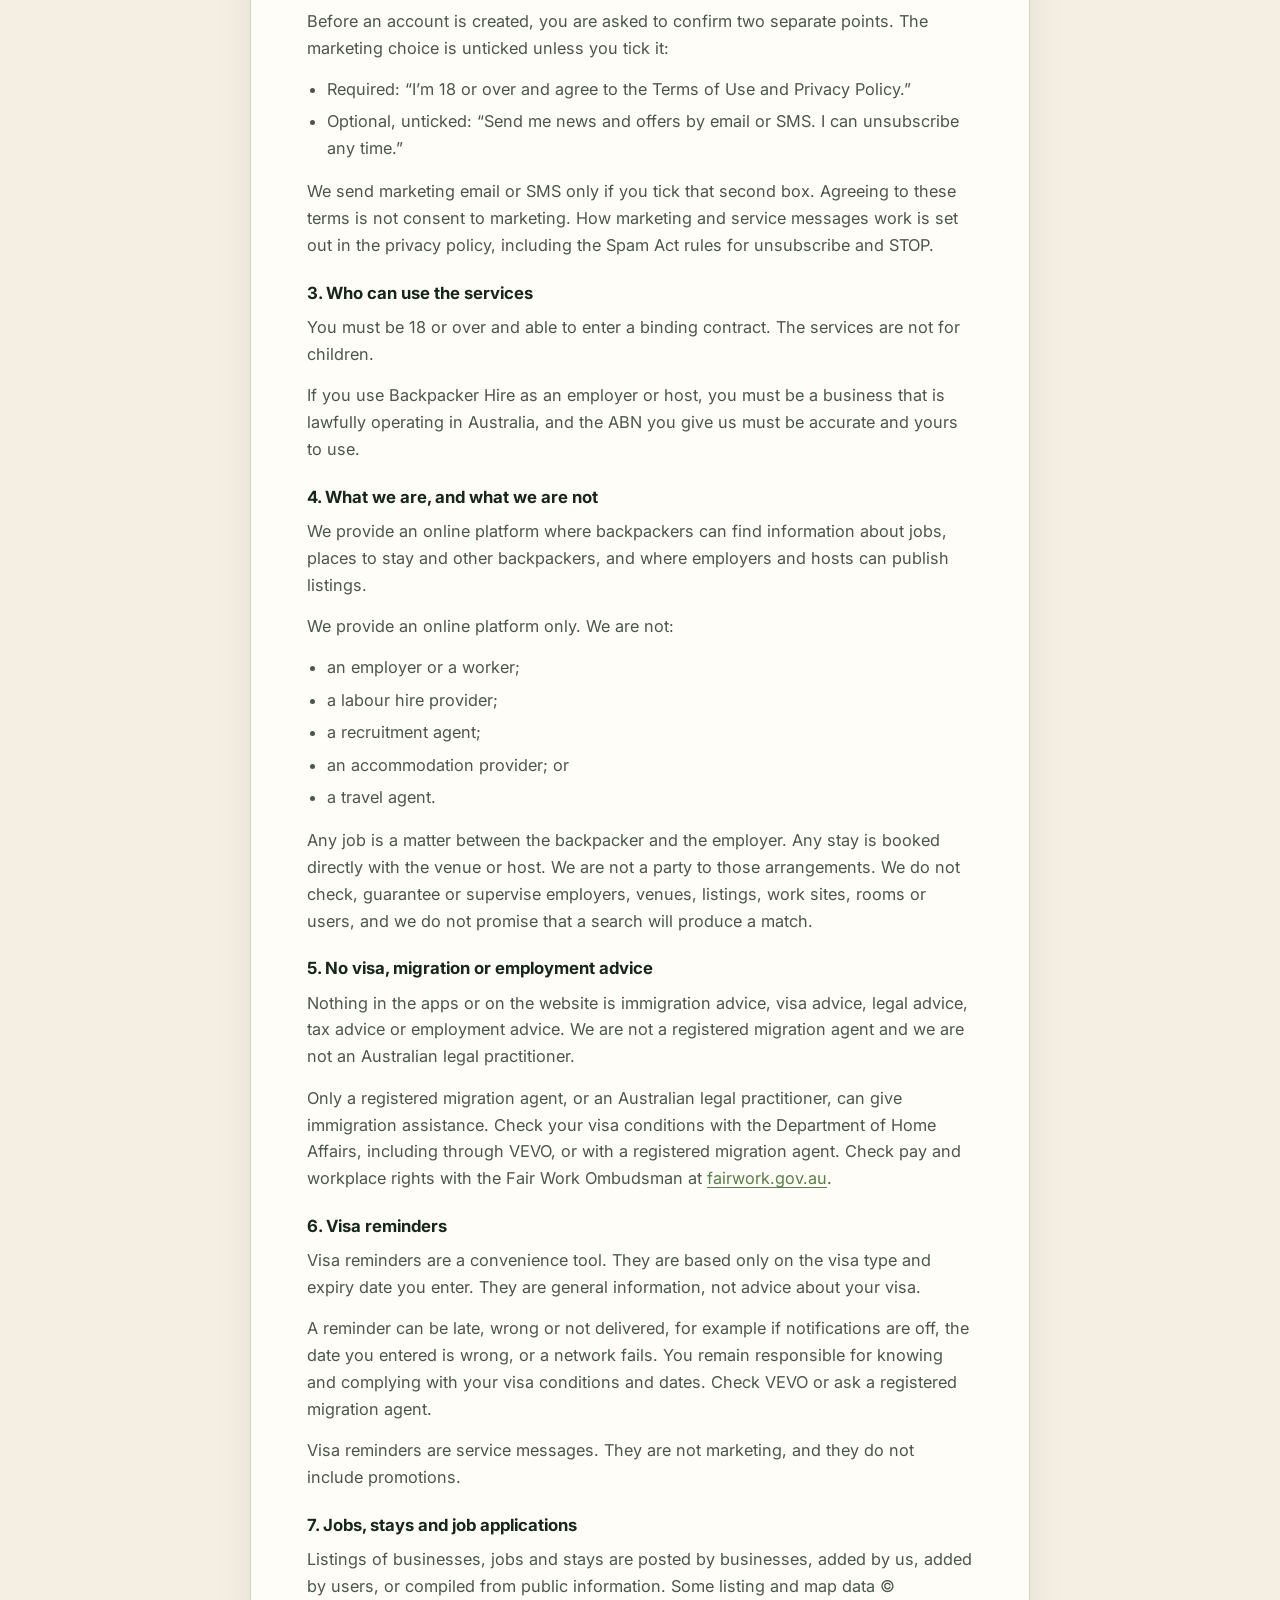
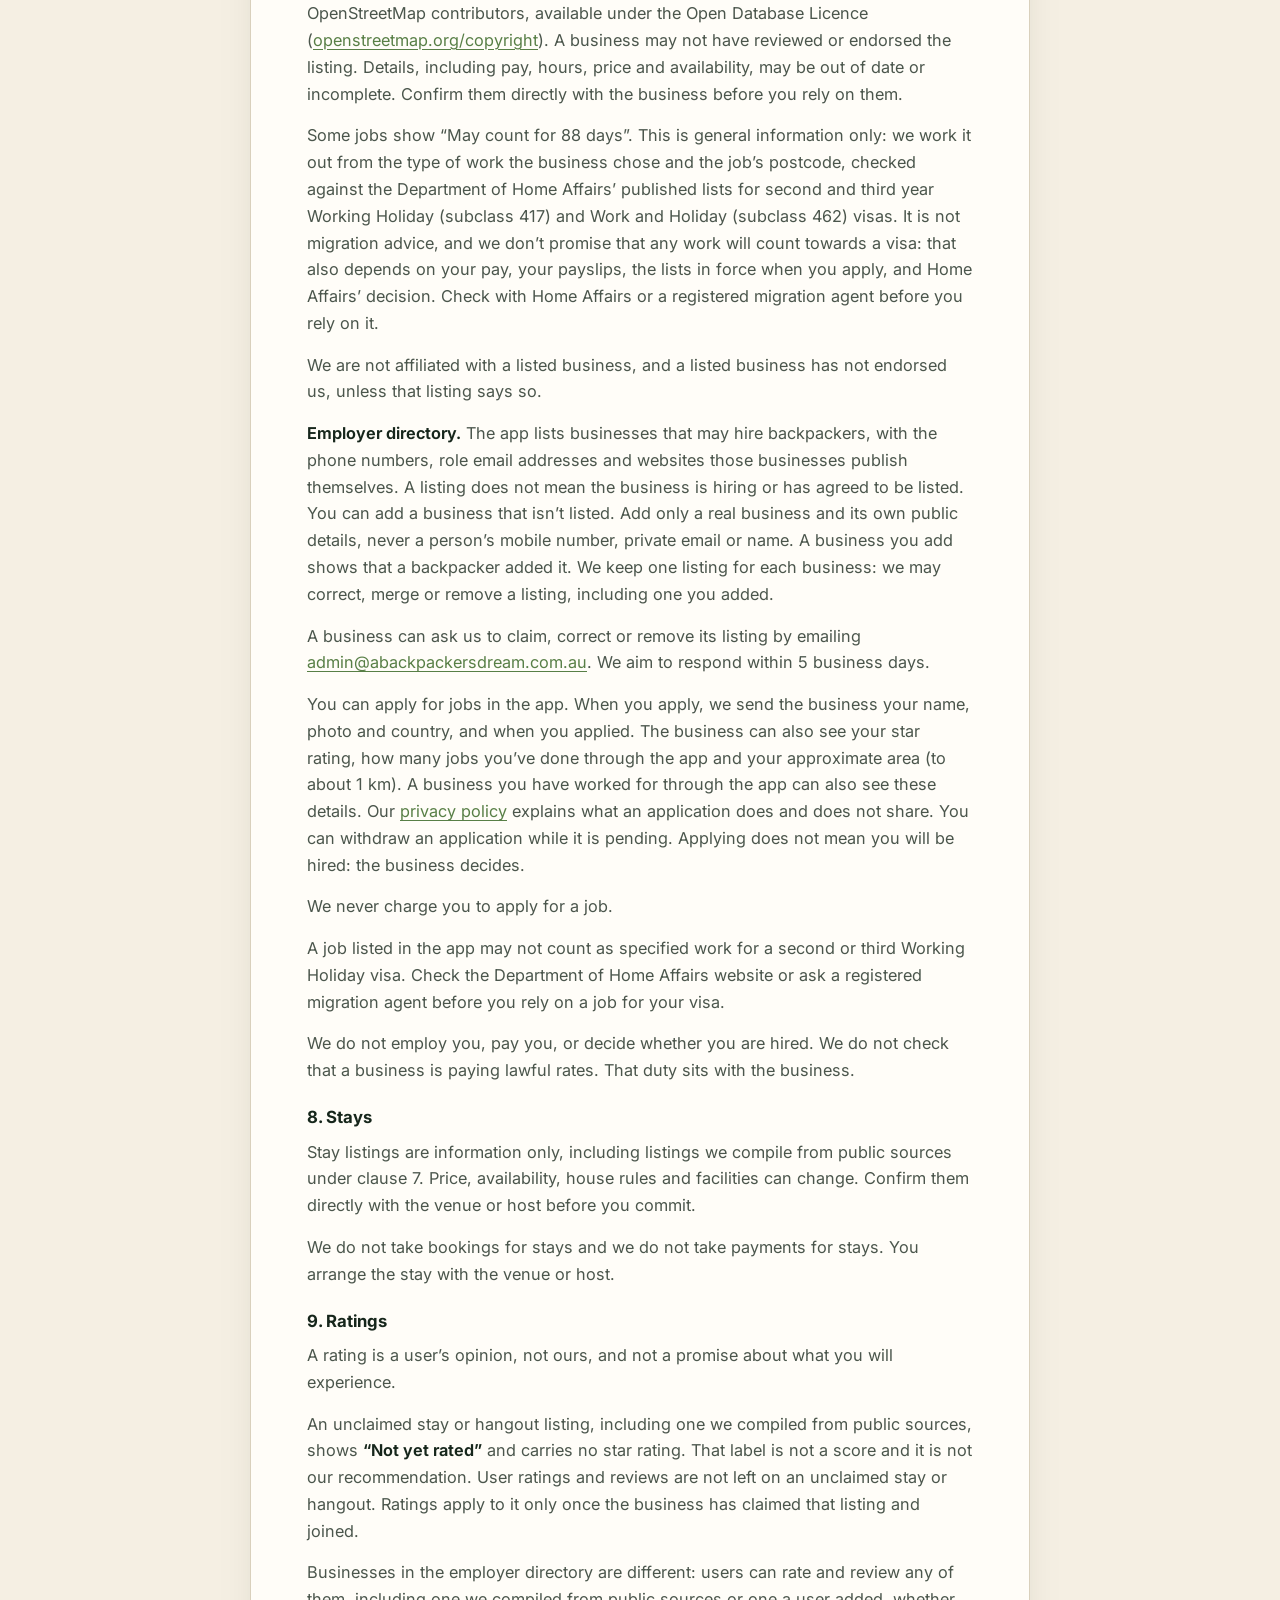
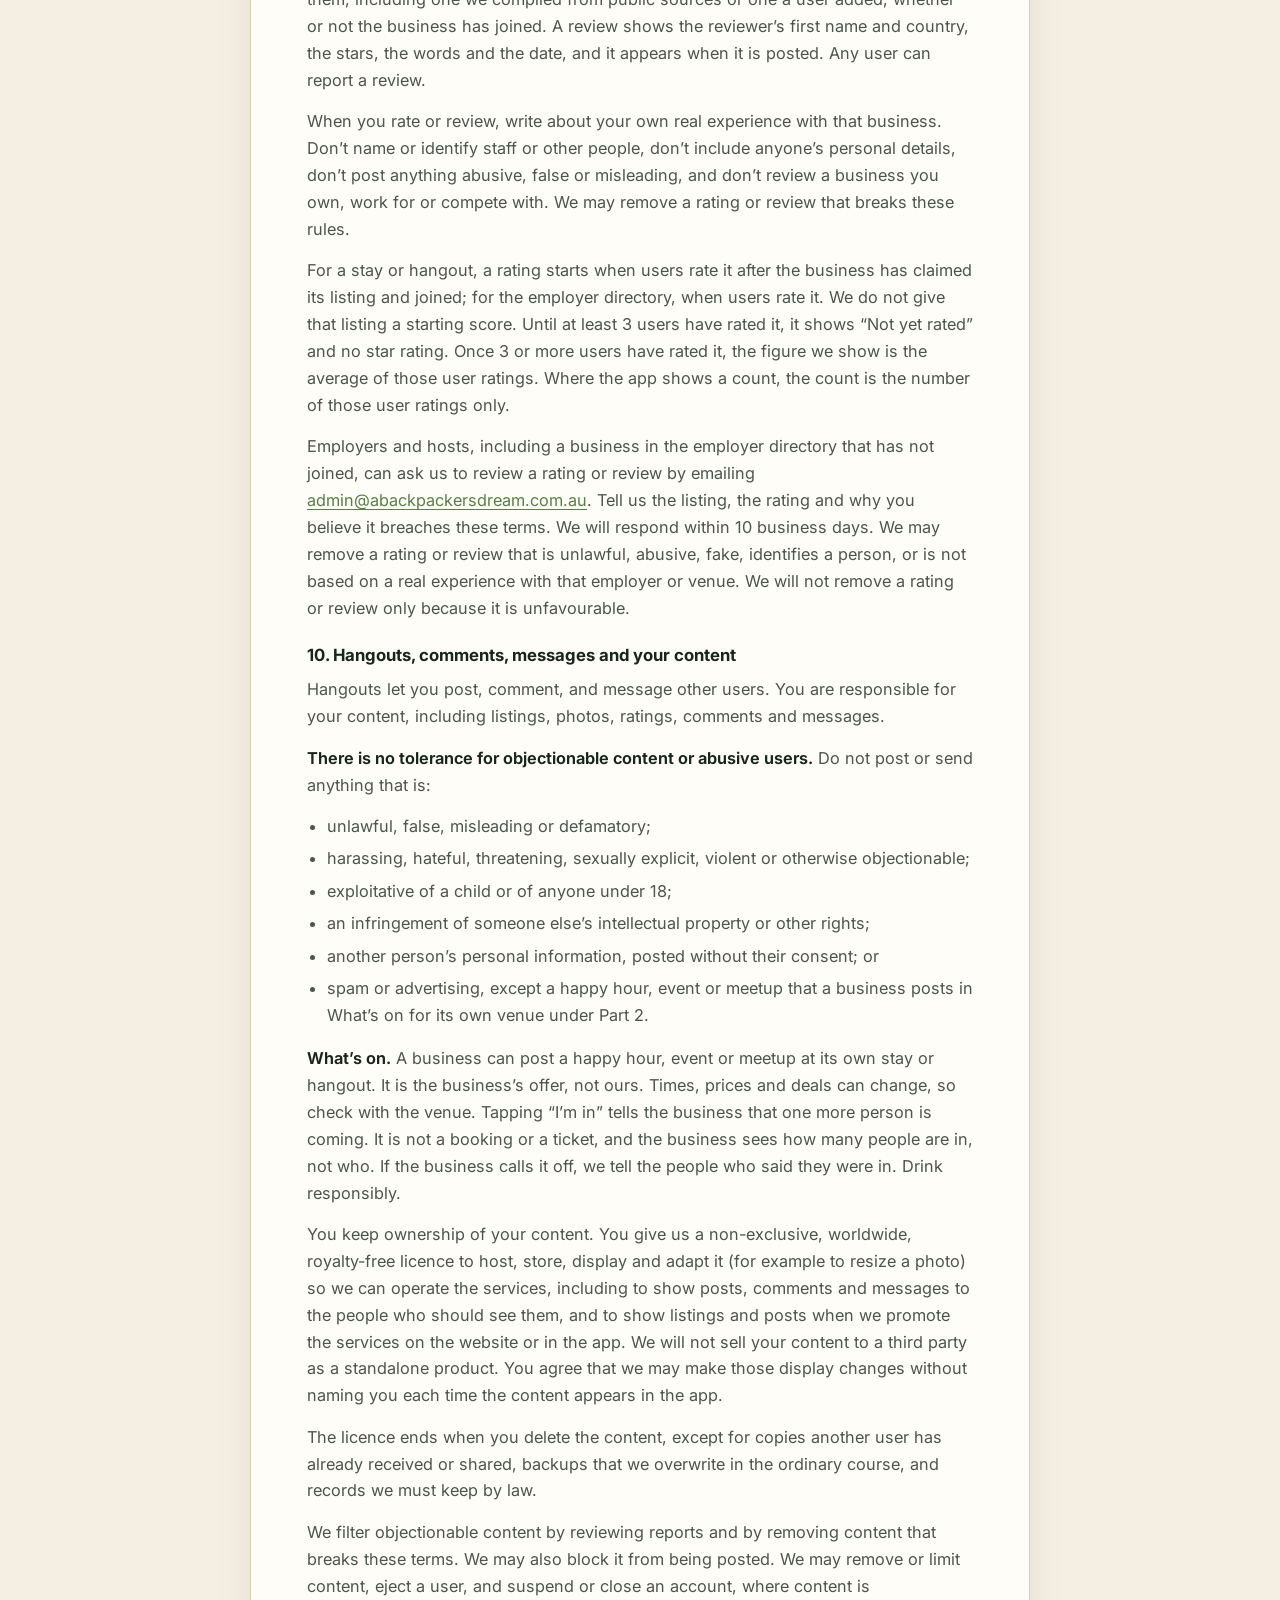
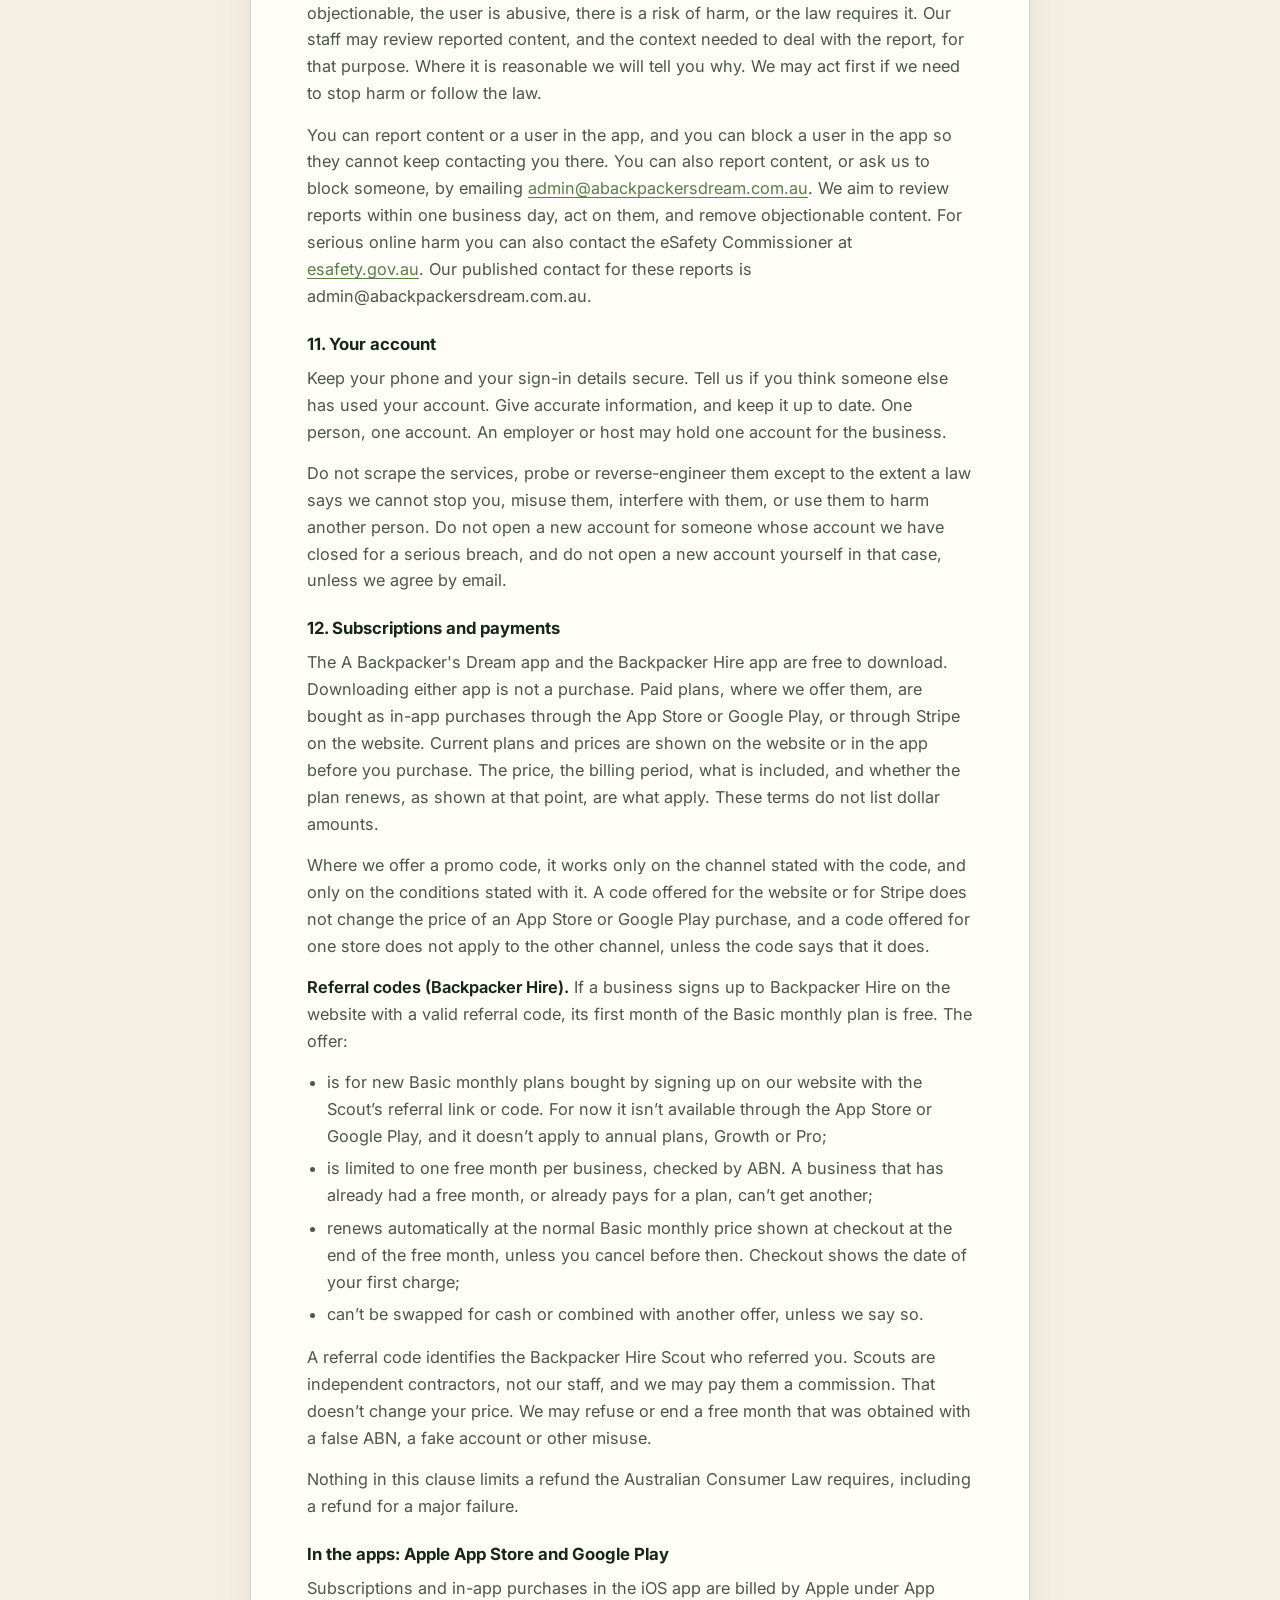
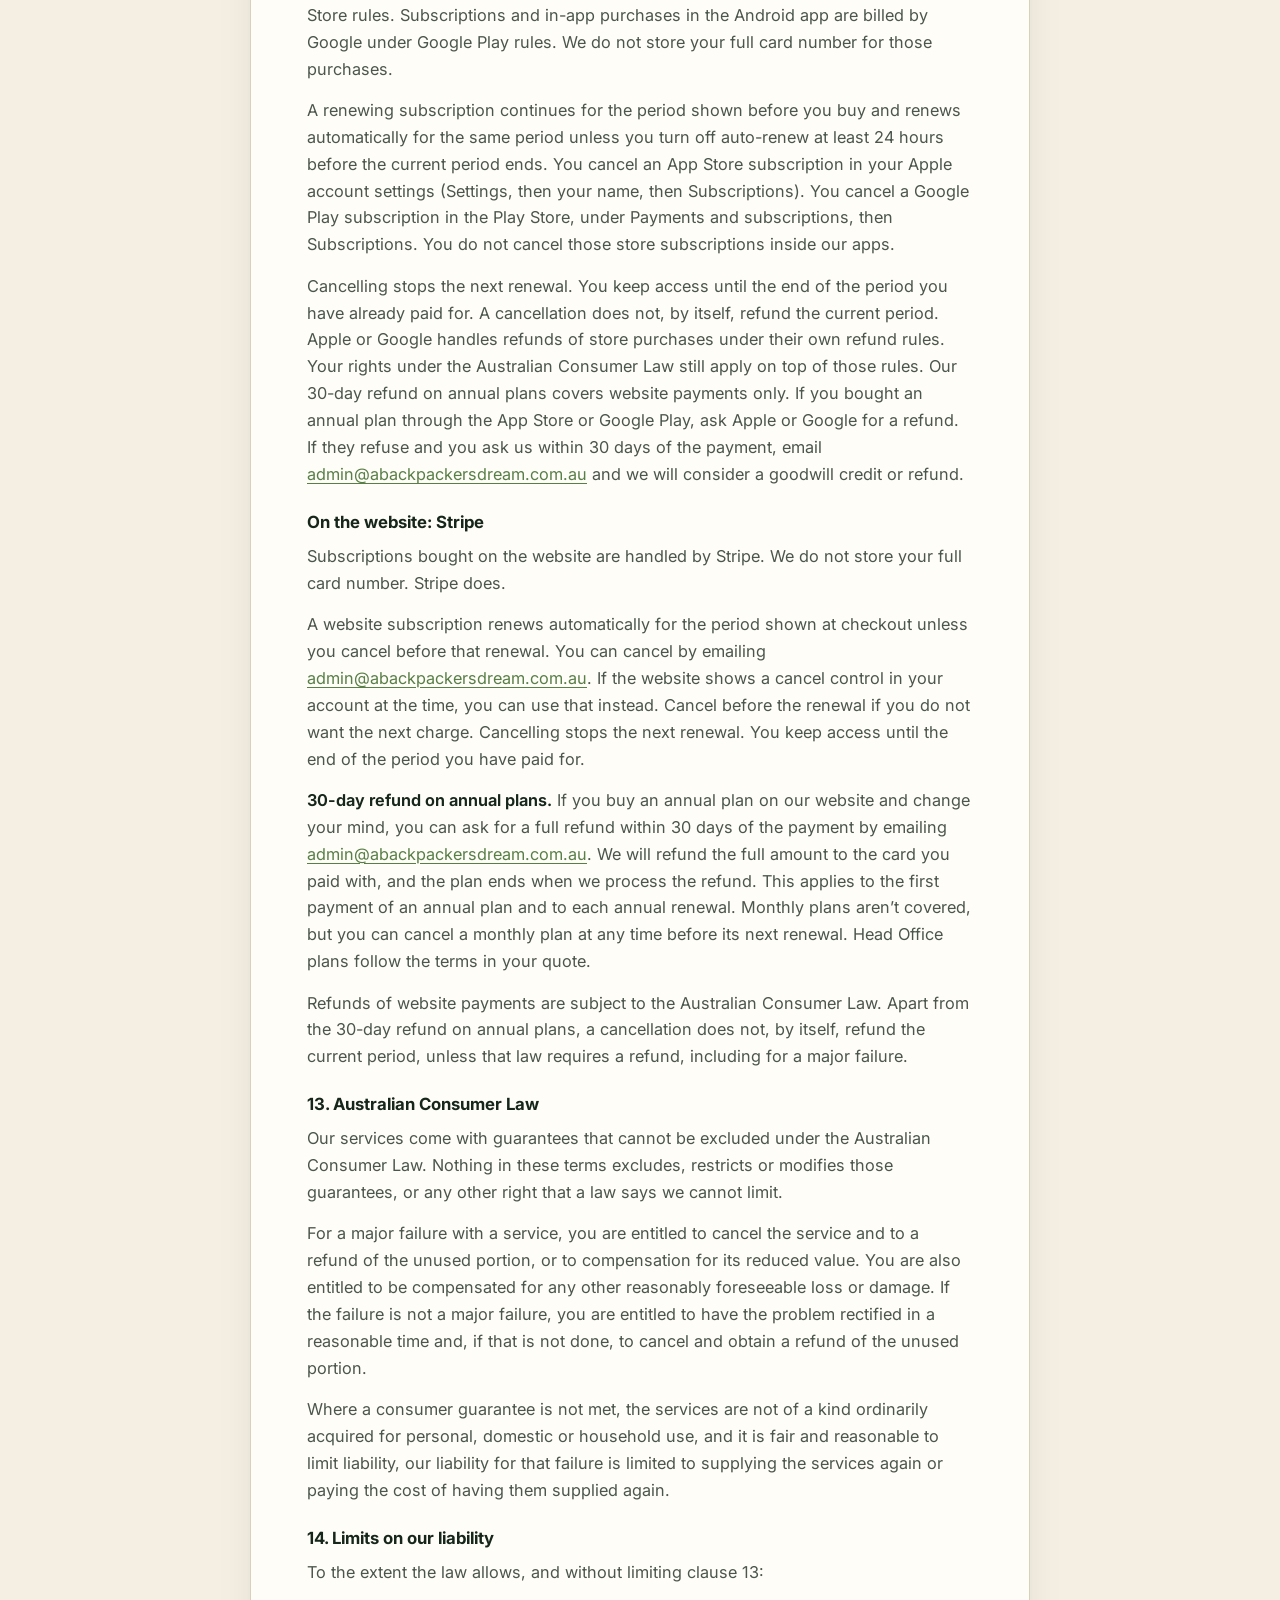
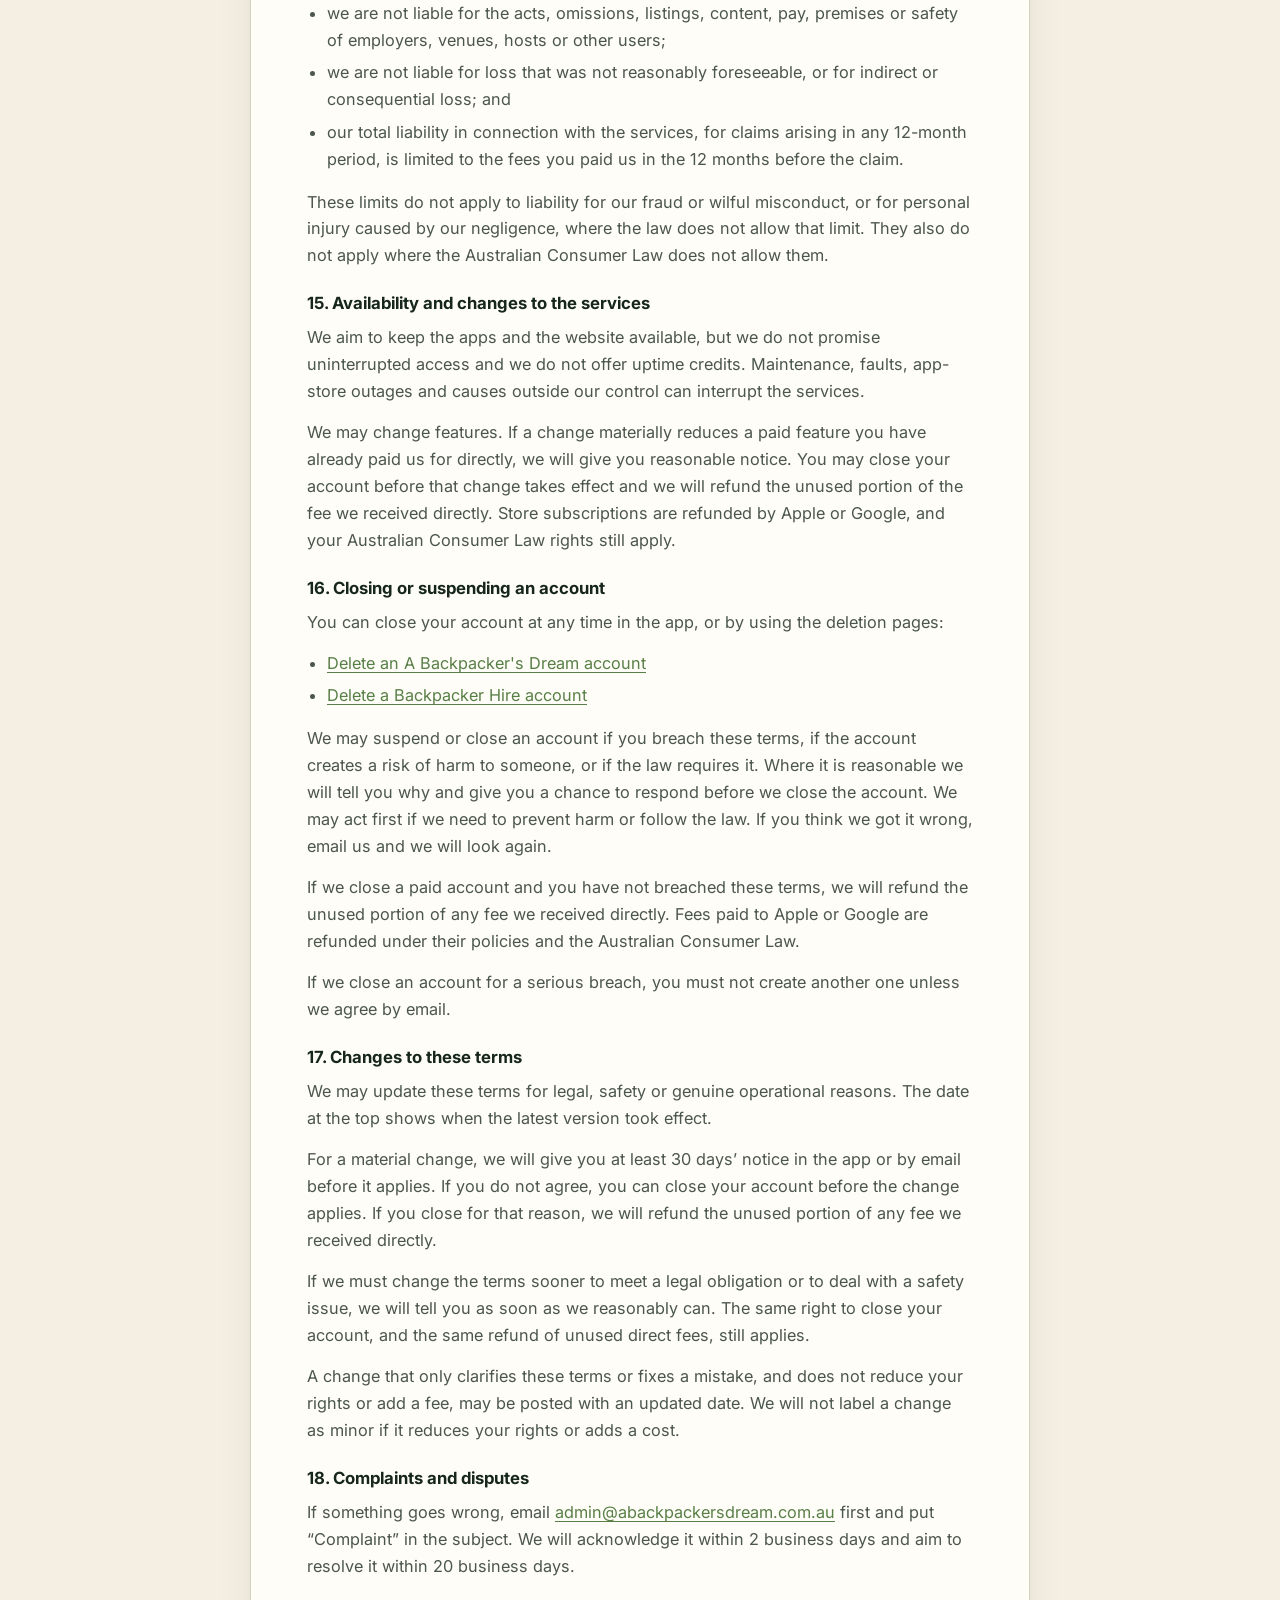
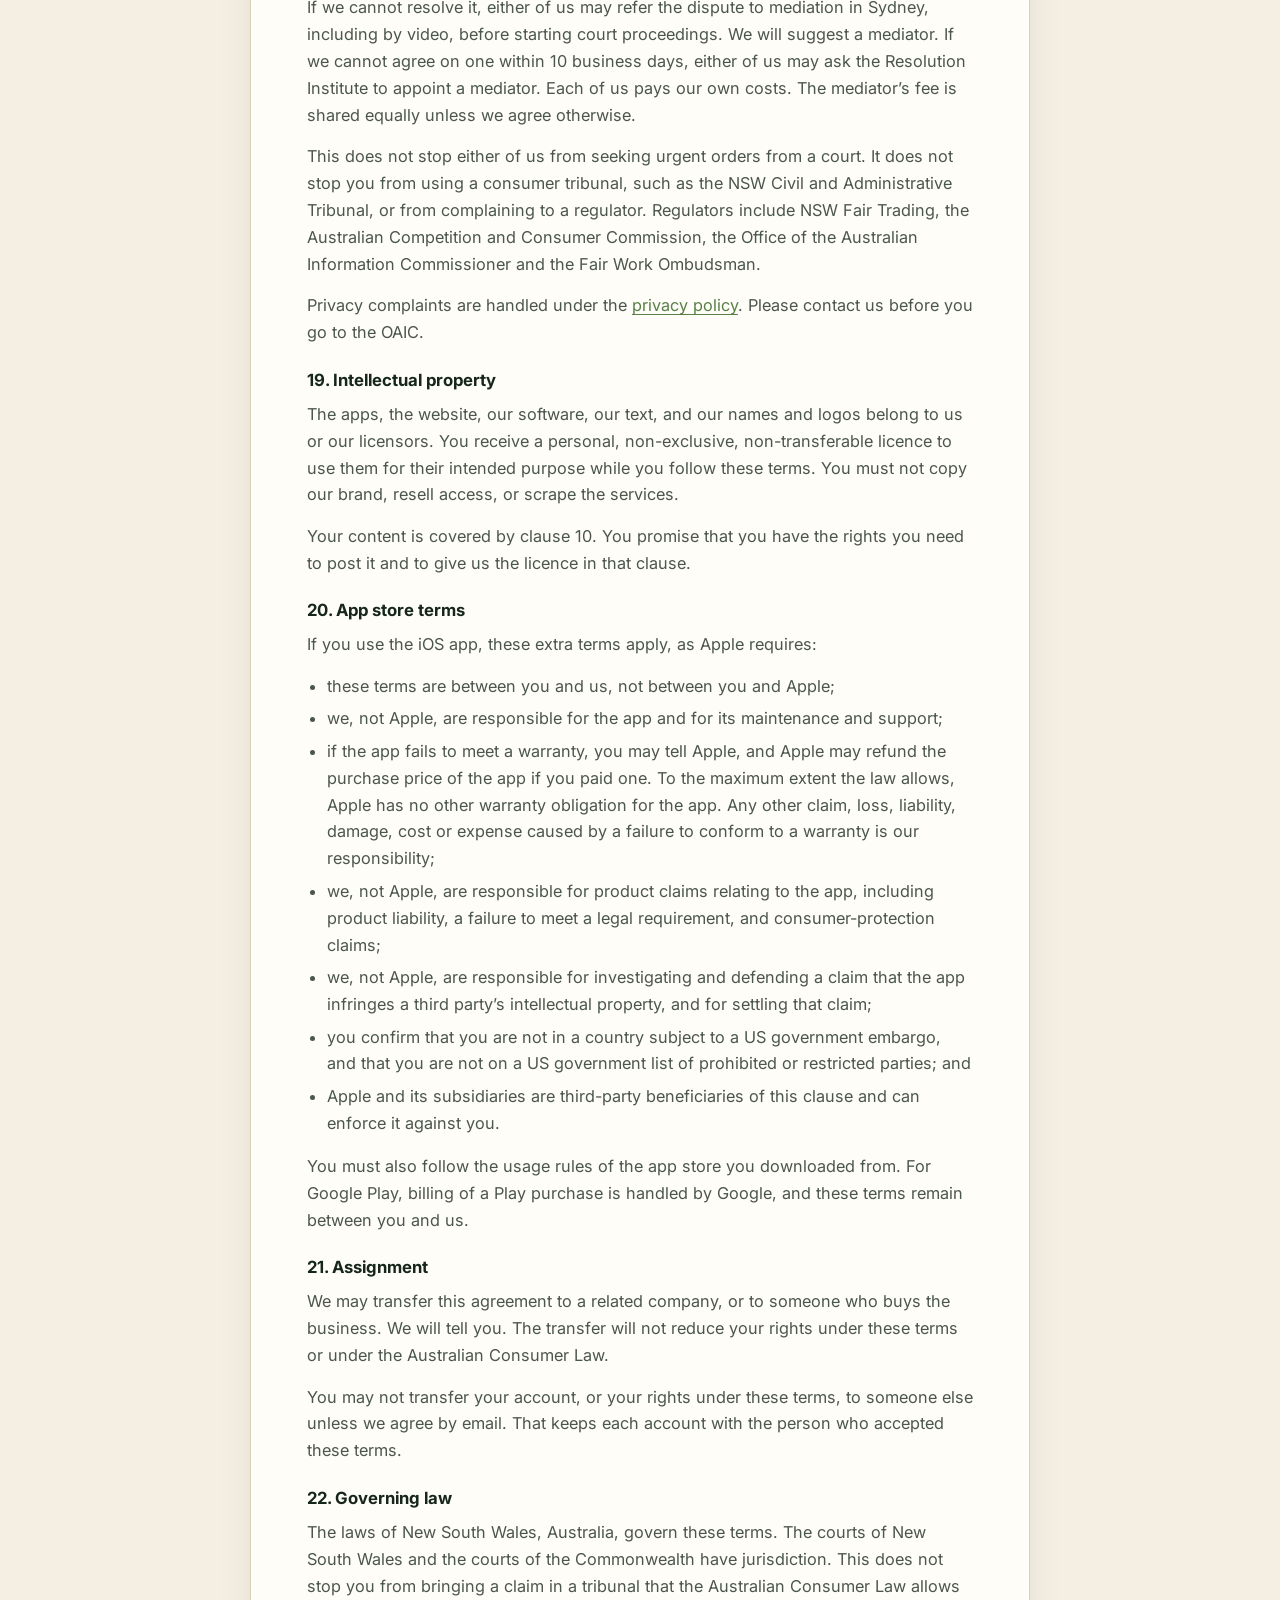
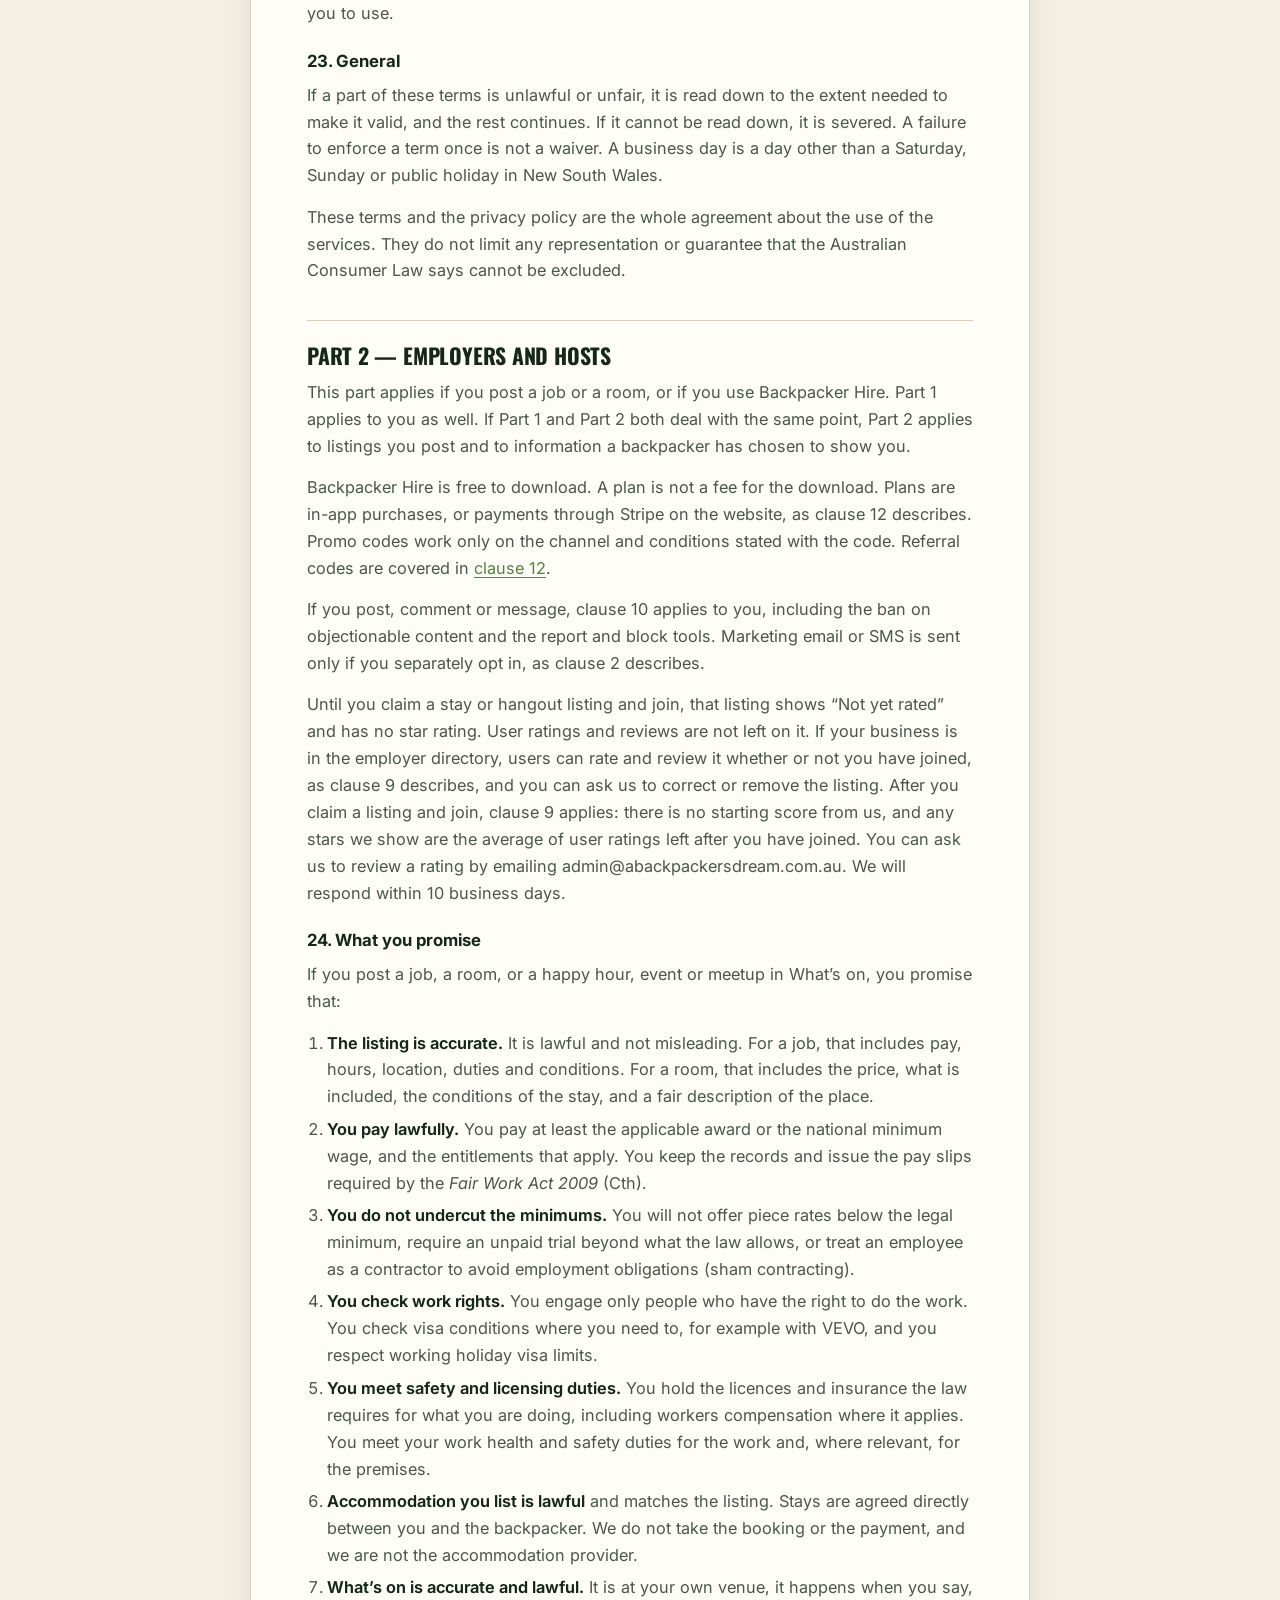
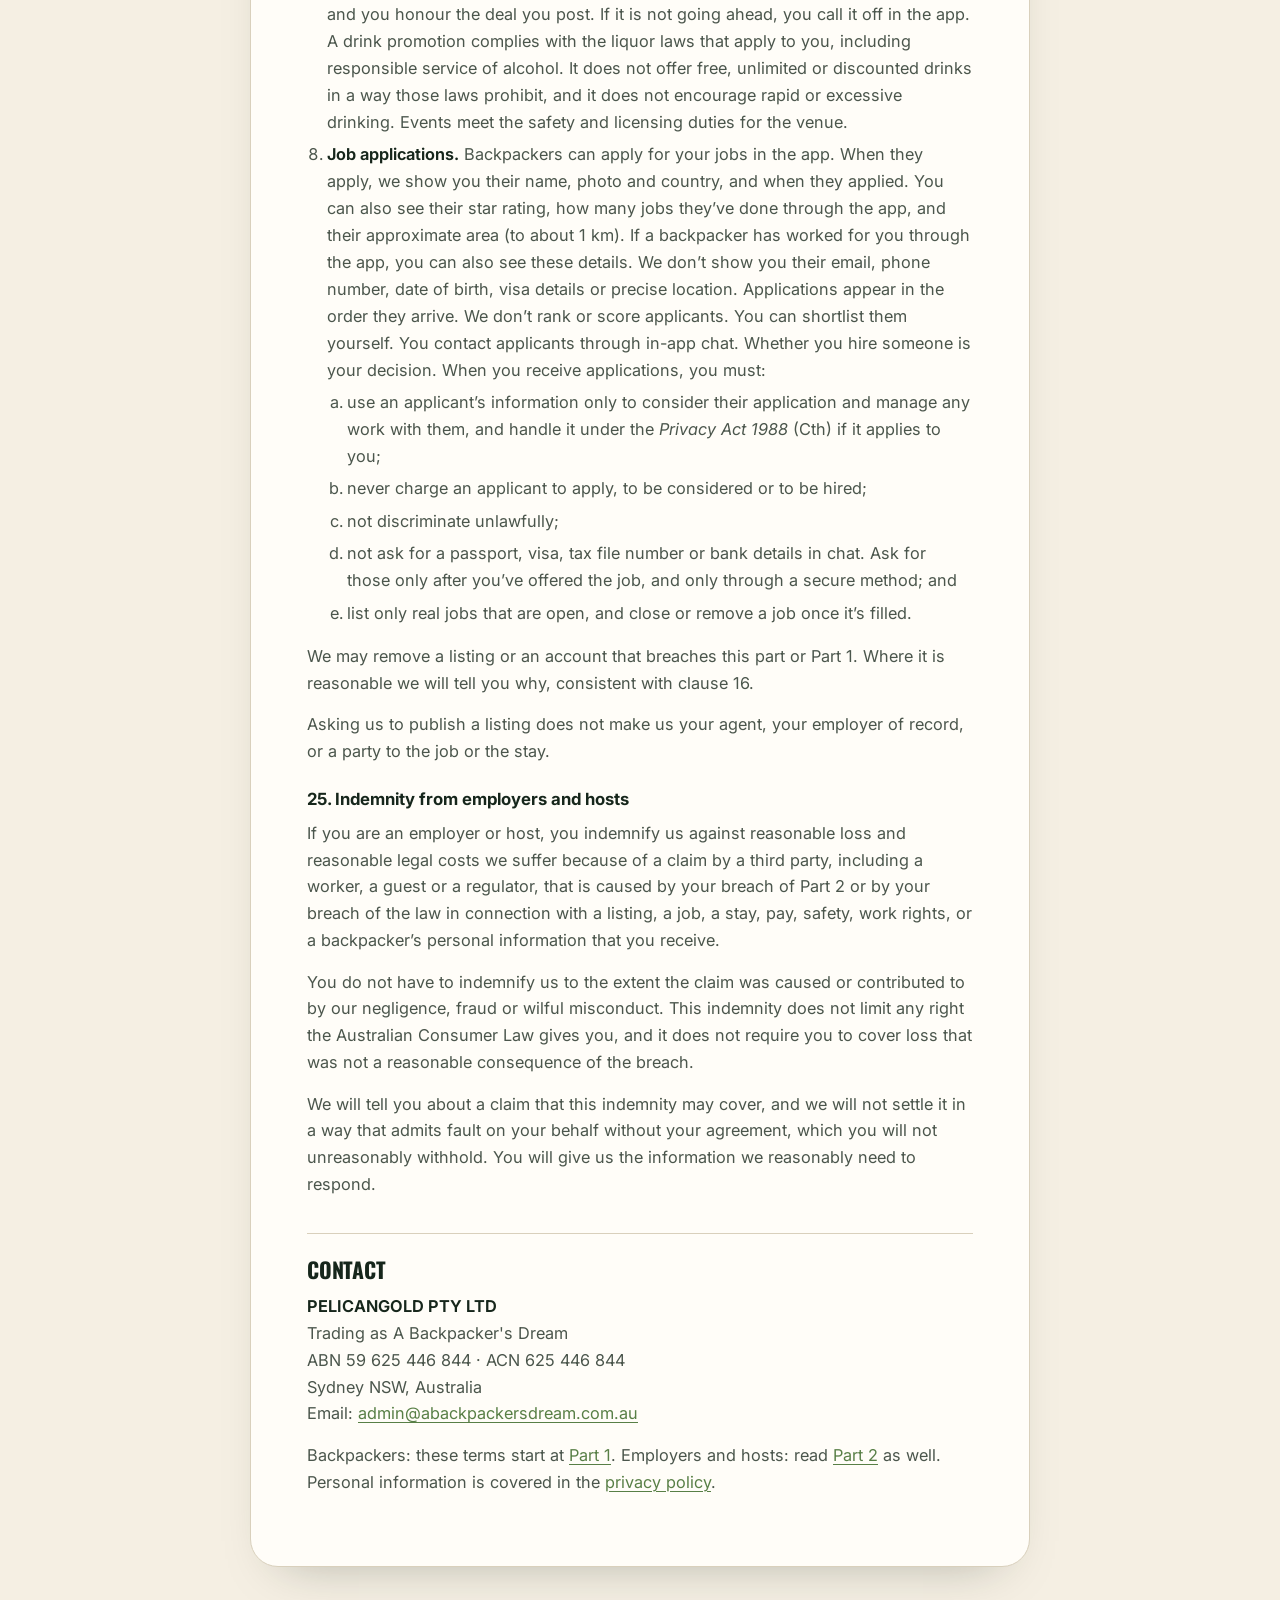
<file: terms/index.html>
<!doctype html>
<html lang="en-AU">
<head>
<meta charset="utf-8" />
<meta name="viewport" content="width=device-width, initial-scale=1" />
<title>Terms and Conditions | A Backpacker's Dream</title>
<meta name="description" content="Terms of use for the A Backpacker's Dream app, Backpacker Hire and abackpackersdream.com.au, operated by PELICANGOLD PTY LTD." />
<link rel="canonical" href="https://abackpackersdream.com.au/terms/" />
<meta property="og:type" content="website" />
<meta property="og:site_name" content="A Backpacker's Dream" />
<meta property="og:title" content="Terms and Conditions | A Backpacker's Dream" />
<meta property="og:description" content="Terms for backpackers, and for employers and hosts on Backpacker Hire." />
<meta property="og:url" content="https://abackpackersdream.com.au/terms/" />
<meta property="og:image" content="https://abackpackersdream.com.au/og.jpg" />
<meta property="og:image:width" content="1200" />
<meta property="og:image:height" content="630" />
<meta name="twitter:card" content="summary_large_image" />
<meta name="twitter:title" content="Terms and Conditions | A Backpacker's Dream" />
<meta name="twitter:description" content="Terms for backpackers, and for employers and hosts on Backpacker Hire." />
<meta name="twitter:image" content="https://abackpackersdream.com.au/og.jpg" />
<link rel="icon" href="/favicon.png" />
<link rel="apple-touch-icon" href="/apple-touch-icon.png" />
<link rel="preconnect" href="https://fonts.googleapis.com" />
<link rel="preconnect" href="https://fonts.gstatic.com" crossorigin />
<link href="https://fonts.googleapis.com/css2?family=Oswald:wght@500;700&family=Inter:wght@400;500;600;700&family=Instrument+Serif:ital@0;1&display=swap" rel="stylesheet" />
<link rel="stylesheet" href="/legal.css?v=3" />
</head>
<body>
<header class="site-nav">
  <div class="nav-row">
    <a class="brand" href="/"><img class="logo-mark" src="/img/logo.png" alt="A Backpacker's Dream logo" />A Backpacker's Dream</a>
    <nav class="links" aria-label="Main">
      <a href="/#path">The Journey</a>
      <a href="/hire.html">Backpacker Hire</a>
      <a href="/pricing.html">Pricing</a>
    </nav>
    <div class="nav-cta">
      <a class="btn btn-primary" href="https://apps.apple.com/app/id6752948846" target="_blank" rel="noopener">Download</a>
    </div>
  </div>
</header>

<main class="legal">
  <article class="legal-card">
    <p class="kicker">Terms of use</p>
    <h1>Terms and conditions</h1>
    <p class="updated">Last updated: 27 November 2026</p>
    <p class="lede">These terms are an agreement between you and PELICANGOLD PTY LTD (ABN 59 625 446 844, ACN 625 446 844), Sydney NSW, trading as A Backpacker's Dream (“we”, “us”).</p>
    <p>They cover the A Backpacker's Dream app, the Backpacker Hire app, and the website at abackpackersdream.com.au. They replace any earlier terms for those services.</p>

    <div class="part-switch" role="navigation" aria-label="Parts of these terms">
      <a href="#backpackers">Part 1 · Backpackers and all users</a>
      <a href="#employers">Part 2 · Employers and hosts</a>
    </div>

    <div class="note">
      <p><strong>Please read this first.</strong> We run an online noticeboard. We are not your employer, a labour hire provider, a recruitment agent or an accommodation provider. We do not give visa, migration or employment advice. You must be 18 or over. Nothing in these terms takes away rights the Australian Consumer Law gives you.</p>
    </div>

    <nav class="toc" aria-label="On this page">
      <p>On this page</p>
      <ol>
        <li><a href="#who">Who we are</a></li>
        <li><a href="#agreement">Accepting these terms</a></li>
        <li><a href="#eligibility">Who can use the services</a></li>
        <li><a href="#platform">What we are, and are not</a></li>
        <li><a href="#advice">No visa or employment advice</a></li>
        <li><a href="#reminders">Visa reminders</a></li>
        <li><a href="#jobs">Jobs, stays and job applications</a></li>
        <li><a href="#stays">Stays</a></li>
        <li><a href="#ratings">Ratings</a></li>
        <li><a href="#hangouts">Hangouts, comments and messages</a></li>
        <li><a href="#account">Your account</a></li>
        <li><a href="#payments">Subscriptions and payments</a></li>
        <li><a href="#acl">Australian Consumer Law</a></li>
        <li><a href="#liability">Limits on our liability</a></li>
        <li><a href="#availability">Availability</a></li>
        <li><a href="#termination">Closing an account</a></li>
        <li><a href="#changes">Changes to these terms</a></li>
        <li><a href="#disputes">Complaints and disputes</a></li>
        <li><a href="#ip">Intellectual property</a></li>
        <li><a href="#stores">App store terms</a></li>
        <li><a href="#assignment">Assignment</a></li>
        <li><a href="#law">Governing law</a></li>
        <li><a href="#employers">Employers and hosts</a></li>
        <li><a href="#indemnity">Indemnity</a></li>
      </ol>
    </nav>

    <h2 id="backpackers">Part 1 — Backpackers and all users</h2>
    <p>Part 1 applies to everyone who uses the website or either app. If you post a job or a room, or you use Backpacker Hire, <a href="#employers">Part 2</a> applies to you as well.</p>

    <h3 class="clause" id="who">1. Who we are</h3>
    <p>The services are operated by PELICANGOLD PTY LTD (ABN 59 625 446 844, ACN 625 446 844), Sydney NSW, Australia. Contact us at <a href="mailto:admin@abackpackersdream.com.au">admin@abackpackersdream.com.au</a>.</p>
    <p>Our <a href="/privacy-policy/">privacy policy</a> explains how we handle personal information. It is not a substitute for these terms.</p>

    <h3 class="clause" id="agreement">2. Accepting these terms</h3>
    <p>By creating an account, downloading an app, or using the website, you agree to these terms. If you do not agree, do not use the services.</p>
    <p>Before an account is created, you are asked to confirm two separate points. The marketing choice is unticked unless you tick it:</p>
    <ul>
      <li>Required: “I’m 18 or over and agree to the Terms of Use and Privacy Policy.”</li>
      <li>Optional, unticked: “Send me news and offers by email or SMS. I can unsubscribe any time.”</li>
    </ul>
    <p>We send marketing email or SMS only if you tick that second box. Agreeing to these terms is not consent to marketing. How marketing and service messages work is set out in the privacy policy, including the Spam Act rules for unsubscribe and STOP.</p>

    <h3 class="clause" id="eligibility">3. Who can use the services</h3>
    <p>You must be 18 or over and able to enter a binding contract. The services are not for children.</p>
    <p>If you use Backpacker Hire as an employer or host, you must be a business that is lawfully operating in Australia, and the ABN you give us must be accurate and yours to use.</p>

    <h3 class="clause" id="platform">4. What we are, and what we are not</h3>
    <p>We provide an online platform where backpackers can find information about jobs, places to stay and other backpackers, and where employers and hosts can publish listings.</p>
    <p>We provide an online platform only. We are not:</p>
    <ul>
      <li>an employer or a worker;</li>
      <li>a labour hire provider;</li>
      <li>a recruitment agent;</li>
      <li>an accommodation provider; or</li>
      <li>a travel agent.</li>
    </ul>
    <p>Any job is a matter between the backpacker and the employer. Any stay is booked directly with the venue or host. We are not a party to those arrangements. We do not check, guarantee or supervise employers, venues, listings, work sites, rooms or users, and we do not promise that a search will produce a match.</p>

    <h3 class="clause" id="advice">5. No visa, migration or employment advice</h3>
    <p>Nothing in the apps or on the website is immigration advice, visa advice, legal advice, tax advice or employment advice. We are not a registered migration agent and we are not an Australian legal practitioner.</p>
    <p>Only a registered migration agent, or an Australian legal practitioner, can give immigration assistance. Check your visa conditions with the Department of Home Affairs, including through VEVO, or with a registered migration agent. Check pay and workplace rights with the Fair Work Ombudsman at <a href="https://www.fairwork.gov.au" target="_blank" rel="noopener">fairwork.gov.au</a>.</p>

    <h3 class="clause" id="reminders">6. Visa reminders</h3>
    <p>Visa reminders are a convenience tool. They are based only on the visa type and expiry date you enter. They are general information, not advice about your visa.</p>
    <p>A reminder can be late, wrong or not delivered, for example if notifications are off, the date you entered is wrong, or a network fails. You remain responsible for knowing and complying with your visa conditions and dates. Check VEVO or ask a registered migration agent.</p>
    <p>Visa reminders are service messages. They are not marketing, and they do not include promotions.</p>

    <h3 class="clause" id="jobs">7. Jobs, stays and job applications</h3>
    <p>Listings of businesses, jobs and stays are posted by businesses, added by us, added by users, or compiled from public information. Some listing and map data © OpenStreetMap contributors, available under the Open Database Licence (<a href="https://www.openstreetmap.org/copyright" target="_blank" rel="noopener">openstreetmap.org/copyright</a>). A business may not have reviewed or endorsed the listing. Details, including pay, hours, price and availability, may be out of date or incomplete. Confirm them directly with the business before you rely on them.</p>
    <p>Some jobs show “May count for 88 days”. This is general information only: we work it out from the type of work the business chose and the job’s postcode, checked against the Department of Home Affairs’ published lists for second and third year Working Holiday (subclass 417) and Work and Holiday (subclass 462) visas. It is not migration advice, and we don’t promise that any work will count towards a visa: that also depends on your pay, your payslips, the lists in force when you apply, and Home Affairs’ decision. Check with Home Affairs or a registered migration agent before you rely on it.</p>
    <p>We are not affiliated with a listed business, and a listed business has not endorsed us, unless that listing says so.</p>
    <p id="employer-directory"><strong>Employer directory.</strong> The app lists businesses that may hire backpackers, with the phone numbers, role email addresses and websites those businesses publish themselves. A listing does not mean the business is hiring or has agreed to be listed. You can add a business that isn’t listed. Add only a real business and its own public details, never a person’s mobile number, private email or name. A business you add shows that a backpacker added it. We keep one listing for each business: we may correct, merge or remove a listing, including one you added.</p>
    <p>A business can ask us to claim, correct or remove its listing by emailing <a href="mailto:admin@abackpackersdream.com.au?subject=Listing%20claim%20or%20removal">admin@abackpackersdream.com.au</a>. We aim to respond within 5 business days.</p>
    <p>You can apply for jobs in the app. When you apply, we send the business your name, photo and country, and when you applied. The business can also see your star rating, how many jobs you’ve done through the app and your approximate area (to about 1 km). A business you have worked for through the app can also see these details. Our <a href="/privacy-policy/#applications">privacy policy</a> explains what an application does and does not share. You can withdraw an application while it is pending. Applying does not mean you will be hired: the business decides.</p>
    <p>We never charge you to apply for a job.</p>
    <p>A job listed in the app may not count as specified work for a second or third Working Holiday visa. Check the Department of Home Affairs website or ask a registered migration agent before you rely on a job for your visa.</p>
    <p>We do not employ you, pay you, or decide whether you are hired. We do not check that a business is paying lawful rates. That duty sits with the business.</p>

    <h3 class="clause" id="stays">8. Stays</h3>
    <p>Stay listings are information only, including listings we compile from public sources under clause 7. Price, availability, house rules and facilities can change. Confirm them directly with the venue or host before you commit.</p>
    <p>We do not take bookings for stays and we do not take payments for stays. You arrange the stay with the venue or host.</p>

    <h3 class="clause" id="ratings">9. Ratings</h3>
    <p>A rating is a user’s opinion, not ours, and not a promise about what you will experience.</p>
    <p>An unclaimed stay or hangout listing, including one we compiled from public sources, shows <strong>“Not yet rated”</strong> and carries no star rating. That label is not a score and it is not our recommendation. User ratings and reviews are not left on an unclaimed stay or hangout. Ratings apply to it only once the business has claimed that listing and joined.</p>
    <p>Businesses in the employer directory are different: users can rate and review any of them, including one we compiled from public sources or one a user added, whether or not the business has joined. A review shows the reviewer’s first name and country, the stars, the words and the date, and it appears when it is posted. Any user can report a review.</p>
    <p>When you rate or review, write about your own real experience with that business. Don’t name or identify staff or other people, don’t include anyone’s personal details, don’t post anything abusive, false or misleading, and don’t review a business you own, work for or compete with. We may remove a rating or review that breaks these rules.</p>
    <p>For a stay or hangout, a rating starts when users rate it after the business has claimed its listing and joined; for the employer directory, when users rate it. We do not give that listing a starting score. Until at least 3 users have rated it, it shows “Not yet rated” and no star rating. Once 3 or more users have rated it, the figure we show is the average of those user ratings. Where the app shows a count, the count is the number of those user ratings only.</p>
    <p>Employers and hosts, including a business in the employer directory that has not joined, can ask us to review a rating or review by emailing <a href="mailto:admin@abackpackersdream.com.au?subject=Rating%20review">admin@abackpackersdream.com.au</a>. Tell us the listing, the rating and why you believe it breaches these terms. We will respond within 10 business days. We may remove a rating or review that is unlawful, abusive, fake, identifies a person, or is not based on a real experience with that employer or venue. We will not remove a rating or review only because it is unfavourable.</p>

    <h3 class="clause" id="hangouts">10. Hangouts, comments, messages and your content</h3>
    <p>Hangouts let you post, comment, and message other users. You are responsible for your content, including listings, photos, ratings, comments and messages.</p>
    <p><strong>There is no tolerance for objectionable content or abusive users.</strong> Do not post or send anything that is:</p>
    <ul>
      <li>unlawful, false, misleading or defamatory;</li>
      <li>harassing, hateful, threatening, sexually explicit, violent or otherwise objectionable;</li>
      <li>exploitative of a child or of anyone under 18;</li>
      <li>an infringement of someone else’s intellectual property or other rights;</li>
      <li>another person’s personal information, posted without their consent; or</li>
      <li>spam or advertising, except a happy hour, event or meetup that a business posts in What’s on for its own venue under Part 2.</li>
    </ul>
    <p><strong>What’s on.</strong> A business can post a happy hour, event or meetup at its own stay or hangout. It is the business’s offer, not ours. Times, prices and deals can change, so check with the venue. Tapping “I’m in” tells the business that one more person is coming. It is not a booking or a ticket, and the business sees how many people are in, not who. If the business calls it off, we tell the people who said they were in. Drink responsibly.</p>
    <p>You keep ownership of your content. You give us a non-exclusive, worldwide, royalty-free licence to host, store, display and adapt it (for example to resize a photo) so we can operate the services, including to show posts, comments and messages to the people who should see them, and to show listings and posts when we promote the services on the website or in the app. We will not sell your content to a third party as a standalone product. You agree that we may make those display changes without naming you each time the content appears in the app.</p>
    <p>The licence ends when you delete the content, except for copies another user has already received or shared, backups that we overwrite in the ordinary course, and records we must keep by law.</p>
    <p>We filter objectionable content by reviewing reports and by removing content that breaks these terms. We may also block it from being posted. We may remove or limit content, eject a user, and suspend or close an account, where content is objectionable, the user is abusive, there is a risk of harm, or the law requires it. Our staff may review reported content, and the context needed to deal with the report, for that purpose. Where it is reasonable we will tell you why. We may act first if we need to stop harm or follow the law.</p>
    <p>You can report content or a user in the app, and you can block a user in the app so they cannot keep contacting you there. You can also report content, or ask us to block someone, by emailing <a href="mailto:admin@abackpackersdream.com.au?subject=Report%20content">admin@abackpackersdream.com.au</a>. We aim to review reports within one business day, act on them, and remove objectionable content. For serious online harm you can also contact the eSafety Commissioner at <a href="https://www.esafety.gov.au" target="_blank" rel="noopener">esafety.gov.au</a>. Our published contact for these reports is admin@abackpackersdream.com.au.</p>

    <h3 class="clause" id="account">11. Your account</h3>
    <p>Keep your phone and your sign-in details secure. Tell us if you think someone else has used your account. Give accurate information, and keep it up to date. One person, one account. An employer or host may hold one account for the business.</p>
    <p>Do not scrape the services, probe or reverse-engineer them except to the extent a law says we cannot stop you, misuse them, interfere with them, or use them to harm another person. Do not open a new account for someone whose account we have closed for a serious breach, and do not open a new account yourself in that case, unless we agree by email.</p>

    <h3 class="clause" id="payments">12. Subscriptions and payments</h3>
    <p>The A Backpacker's Dream app and the Backpacker Hire app are free to download. Downloading either app is not a purchase. Paid plans, where we offer them, are bought as in-app purchases through the App Store or Google Play, or through Stripe on the website. Current plans and prices are shown on the website or in the app before you purchase. The price, the billing period, what is included, and whether the plan renews, as shown at that point, are what apply. These terms do not list dollar amounts.</p>
    <p>Where we offer a promo code, it works only on the channel stated with the code, and only on the conditions stated with it. A code offered for the website or for Stripe does not change the price of an App Store or Google Play purchase, and a code offered for one store does not apply to the other channel, unless the code says that it does.</p>
    <p id="referral-codes"><strong>Referral codes (Backpacker Hire).</strong> If a business signs up to Backpacker Hire on the website with a valid referral code, its first month of the Basic monthly plan is free. The offer:</p>
    <ul>
      <li>is for new Basic monthly plans bought by signing up on our website with the Scout’s referral link or code. For now it isn’t available through the App Store or Google Play, and it doesn’t apply to annual plans, Growth or Pro;</li>
      <li>is limited to one free month per business, checked by ABN. A business that has already had a free month, or already pays for a plan, can’t get another;</li>
      <li>renews automatically at the normal Basic monthly price shown at checkout at the end of the free month, unless you cancel before then. Checkout shows the date of your first charge;</li>
      <li>can’t be swapped for cash or combined with another offer, unless we say so.</li>
    </ul>
    <p>A referral code identifies the Backpacker Hire Scout who referred you. Scouts are independent contractors, not our staff, and we may pay them a commission. That doesn’t change your price. We may refuse or end a free month that was obtained with a false ABN, a fake account or other misuse.</p>
    <p>Nothing in this clause limits a refund the Australian Consumer Law requires, including a refund for a major failure.</p>
    <h3>In the apps: Apple App Store and Google Play</h3>
    <p>Subscriptions and in-app purchases in the iOS app are billed by Apple under App Store rules. Subscriptions and in-app purchases in the Android app are billed by Google under Google Play rules. We do not store your full card number for those purchases.</p>
    <p>A renewing subscription continues for the period shown before you buy and renews automatically for the same period unless you turn off auto-renew at least 24 hours before the current period ends. You cancel an App Store subscription in your Apple account settings (Settings, then your name, then Subscriptions). You cancel a Google Play subscription in the Play Store, under Payments and subscriptions, then Subscriptions. You do not cancel those store subscriptions inside our apps.</p>
    <p>Cancelling stops the next renewal. You keep access until the end of the period you have already paid for. A cancellation does not, by itself, refund the current period. Apple or Google handles refunds of store purchases under their own refund rules. Your rights under the Australian Consumer Law still apply on top of those rules. Our 30-day refund on annual plans covers website payments only. If you bought an annual plan through the App Store or Google Play, ask Apple or Google for a refund. If they refuse and you ask us within 30 days of the payment, email <a href="mailto:admin@abackpackersdream.com.au">admin@abackpackersdream.com.au</a> and we will consider a goodwill credit or refund.</p>
    <h3>On the website: Stripe</h3>
    <p>Subscriptions bought on the website are handled by Stripe. We do not store your full card number. Stripe does.</p>
    <p>A website subscription renews automatically for the period shown at checkout unless you cancel before that renewal. You can cancel by emailing <a href="mailto:admin@abackpackersdream.com.au?subject=Cancel%20subscription">admin@abackpackersdream.com.au</a>. If the website shows a cancel control in your account at the time, you can use that instead. Cancel before the renewal if you do not want the next charge. Cancelling stops the next renewal. You keep access until the end of the period you have paid for.</p>
    <p id="annual-refund"><strong>30-day refund on annual plans.</strong> If you buy an annual plan on our website and change your mind, you can ask for a full refund within 30 days of the payment by emailing <a href="mailto:admin@abackpackersdream.com.au?subject=Annual%20plan%20refund">admin@abackpackersdream.com.au</a>. We will refund the full amount to the card you paid with, and the plan ends when we process the refund. This applies to the first payment of an annual plan and to each annual renewal. Monthly plans aren’t covered, but you can cancel a monthly plan at any time before its next renewal. Head Office plans follow the terms in your quote.</p>
    <p>Refunds of website payments are subject to the Australian Consumer Law. Apart from the 30-day refund on annual plans, a cancellation does not, by itself, refund the current period, unless that law requires a refund, including for a major failure.</p>

    <h3 class="clause" id="acl">13. Australian Consumer Law</h3>
    <p>Our services come with guarantees that cannot be excluded under the Australian Consumer Law. Nothing in these terms excludes, restricts or modifies those guarantees, or any other right that a law says we cannot limit.</p>
    <p>For a major failure with a service, you are entitled to cancel the service and to a refund of the unused portion, or to compensation for its reduced value. You are also entitled to be compensated for any other reasonably foreseeable loss or damage. If the failure is not a major failure, you are entitled to have the problem rectified in a reasonable time and, if that is not done, to cancel and obtain a refund of the unused portion.</p>
    <p>Where a consumer guarantee is not met, the services are not of a kind ordinarily acquired for personal, domestic or household use, and it is fair and reasonable to limit liability, our liability for that failure is limited to supplying the services again or paying the cost of having them supplied again.</p>

    <h3 class="clause" id="liability">14. Limits on our liability</h3>
    <p>To the extent the law allows, and without limiting clause 13:</p>
    <ul>
      <li>we are not liable for the acts, omissions, listings, content, pay, premises or safety of employers, venues, hosts or other users;</li>
      <li>we are not liable for loss that was not reasonably foreseeable, or for indirect or consequential loss; and</li>
      <li>our total liability in connection with the services, for claims arising in any 12-month period, is limited to the fees you paid us in the 12 months before the claim.</li>
    </ul>
    <p>These limits do not apply to liability for our fraud or wilful misconduct, or for personal injury caused by our negligence, where the law does not allow that limit. They also do not apply where the Australian Consumer Law does not allow them.</p>

    <h3 class="clause" id="availability">15. Availability and changes to the services</h3>
    <p>We aim to keep the apps and the website available, but we do not promise uninterrupted access and we do not offer uptime credits. Maintenance, faults, app-store outages and causes outside our control can interrupt the services.</p>
    <p>We may change features. If a change materially reduces a paid feature you have already paid us for directly, we will give you reasonable notice. You may close your account before that change takes effect and we will refund the unused portion of the fee we received directly. Store subscriptions are refunded by Apple or Google, and your Australian Consumer Law rights still apply.</p>

    <h3 class="clause" id="termination">16. Closing or suspending an account</h3>
    <p>You can close your account at any time in the app, or by using the deletion pages:</p>
    <ul>
      <li><a href="https://abackpackersdream.com.au/delete-your-a-backpacker-account/">Delete an A Backpacker's Dream account</a></li>
      <li><a href="https://abackpackersdream.com.au/delete-your-backpacker-hire-account/">Delete a Backpacker Hire account</a></li>
    </ul>
    <p>We may suspend or close an account if you breach these terms, if the account creates a risk of harm to someone, or if the law requires it. Where it is reasonable we will tell you why and give you a chance to respond before we close the account. We may act first if we need to prevent harm or follow the law. If you think we got it wrong, email us and we will look again.</p>
    <p>If we close a paid account and you have not breached these terms, we will refund the unused portion of any fee we received directly. Fees paid to Apple or Google are refunded under their policies and the Australian Consumer Law.</p>
    <p>If we close an account for a serious breach, you must not create another one unless we agree by email.</p>

    <h3 class="clause" id="changes">17. Changes to these terms</h3>
    <p>We may update these terms for legal, safety or genuine operational reasons. The date at the top shows when the latest version took effect.</p>
    <p>For a material change, we will give you at least 30 days’ notice in the app or by email before it applies. If you do not agree, you can close your account before the change applies. If you close for that reason, we will refund the unused portion of any fee we received directly.</p>
    <p>If we must change the terms sooner to meet a legal obligation or to deal with a safety issue, we will tell you as soon as we reasonably can. The same right to close your account, and the same refund of unused direct fees, still applies.</p>
    <p>A change that only clarifies these terms or fixes a mistake, and does not reduce your rights or add a fee, may be posted with an updated date. We will not label a change as minor if it reduces your rights or adds a cost.</p>

    <h3 class="clause" id="disputes">18. Complaints and disputes</h3>
    <p>If something goes wrong, email <a href="mailto:admin@abackpackersdream.com.au?subject=Complaint">admin@abackpackersdream.com.au</a> first and put “Complaint” in the subject. We will acknowledge it within 2 business days and aim to resolve it within 20 business days.</p>
    <p>If we cannot resolve it, either of us may refer the dispute to mediation in Sydney, including by video, before starting court proceedings. We will suggest a mediator. If we cannot agree on one within 10 business days, either of us may ask the Resolution Institute to appoint a mediator. Each of us pays our own costs. The mediator’s fee is shared equally unless we agree otherwise.</p>
    <p>This does not stop either of us from seeking urgent orders from a court. It does not stop you from using a consumer tribunal, such as the NSW Civil and Administrative Tribunal, or from complaining to a regulator. Regulators include NSW Fair Trading, the Australian Competition and Consumer Commission, the Office of the Australian Information Commissioner and the Fair Work Ombudsman.</p>
    <p>Privacy complaints are handled under the <a href="/privacy-policy/#complaints">privacy policy</a>. Please contact us before you go to the OAIC.</p>

    <h3 class="clause" id="ip">19. Intellectual property</h3>
    <p>The apps, the website, our software, our text, and our names and logos belong to us or our licensors. You receive a personal, non-exclusive, non-transferable licence to use them for their intended purpose while you follow these terms. You must not copy our brand, resell access, or scrape the services.</p>
    <p>Your content is covered by clause 10. You promise that you have the rights you need to post it and to give us the licence in that clause.</p>

    <h3 class="clause" id="stores">20. App store terms</h3>
    <p>If you use the iOS app, these extra terms apply, as Apple requires:</p>
    <ul>
      <li>these terms are between you and us, not between you and Apple;</li>
      <li>we, not Apple, are responsible for the app and for its maintenance and support;</li>
      <li>if the app fails to meet a warranty, you may tell Apple, and Apple may refund the purchase price of the app if you paid one. To the maximum extent the law allows, Apple has no other warranty obligation for the app. Any other claim, loss, liability, damage, cost or expense caused by a failure to conform to a warranty is our responsibility;</li>
      <li>we, not Apple, are responsible for product claims relating to the app, including product liability, a failure to meet a legal requirement, and consumer-protection claims;</li>
      <li>we, not Apple, are responsible for investigating and defending a claim that the app infringes a third party’s intellectual property, and for settling that claim;</li>
      <li>you confirm that you are not in a country subject to a US government embargo, and that you are not on a US government list of prohibited or restricted parties; and</li>
      <li>Apple and its subsidiaries are third-party beneficiaries of this clause and can enforce it against you.</li>
    </ul>
    <p>You must also follow the usage rules of the app store you downloaded from. For Google Play, billing of a Play purchase is handled by Google, and these terms remain between you and us.</p>

    <h3 class="clause" id="assignment">21. Assignment</h3>
    <p>We may transfer this agreement to a related company, or to someone who buys the business. We will tell you. The transfer will not reduce your rights under these terms or under the Australian Consumer Law.</p>
    <p>You may not transfer your account, or your rights under these terms, to someone else unless we agree by email. That keeps each account with the person who accepted these terms.</p>

    <h3 class="clause" id="law">22. Governing law</h3>
    <p>The laws of New South Wales, Australia, govern these terms. The courts of New South Wales and the courts of the Commonwealth have jurisdiction. This does not stop you from bringing a claim in a tribunal that the Australian Consumer Law allows you to use.</p>

    <h3 class="clause" id="general">23. General</h3>
    <p>If a part of these terms is unlawful or unfair, it is read down to the extent needed to make it valid, and the rest continues. If it cannot be read down, it is severed. A failure to enforce a term once is not a waiver. A business day is a day other than a Saturday, Sunday or public holiday in New South Wales.</p>
    <p>These terms and the privacy policy are the whole agreement about the use of the services. They do not limit any representation or guarantee that the Australian Consumer Law says cannot be excluded.</p>

    <h2 id="employers">Part 2 — Employers and hosts</h2>
    <p>This part applies if you post a job or a room, or if you use Backpacker Hire. Part 1 applies to you as well. If Part 1 and Part 2 both deal with the same point, Part 2 applies to listings you post and to information a backpacker has chosen to show you.</p>
    <p>Backpacker Hire is free to download. A plan is not a fee for the download. Plans are in-app purchases, or payments through Stripe on the website, as clause 12 describes. Promo codes work only on the channel and conditions stated with the code. Referral codes are covered in <a href="#referral-codes">clause 12</a>.</p>
    <p>If you post, comment or message, clause 10 applies to you, including the ban on objectionable content and the report and block tools. Marketing email or SMS is sent only if you separately opt in, as clause 2 describes.</p>
    <p>Until you claim a stay or hangout listing and join, that listing shows “Not yet rated” and has no star rating. User ratings and reviews are not left on it. If your business is in the employer directory, users can rate and review it whether or not you have joined, as clause 9 describes, and you can ask us to correct or remove the listing. After you claim a listing and join, clause 9 applies: there is no starting score from us, and any stars we show are the average of user ratings left after you have joined. You can ask us to review a rating by emailing admin@abackpackersdream.com.au. We will respond within 10 business days.</p>

    <h3 class="clause" id="employer-promises">24. What you promise</h3>
    <p>If you post a job, a room, or a happy hour, event or meetup in What’s on, you promise that:</p>
    <ol>
      <li><strong>The listing is accurate.</strong> It is lawful and not misleading. For a job, that includes pay, hours, location, duties and conditions. For a room, that includes the price, what is included, the conditions of the stay, and a fair description of the place.</li>
      <li><strong>You pay lawfully.</strong> You pay at least the applicable award or the national minimum wage, and the entitlements that apply. You keep the records and issue the pay slips required by the <em>Fair Work Act 2009</em> (Cth).</li>
      <li><strong>You do not undercut the minimums.</strong> You will not offer piece rates below the legal minimum, require an unpaid trial beyond what the law allows, or treat an employee as a contractor to avoid employment obligations (sham contracting).</li>
      <li><strong>You check work rights.</strong> You engage only people who have the right to do the work. You check visa conditions where you need to, for example with VEVO, and you respect working holiday visa limits.</li>
      <li><strong>You meet safety and licensing duties.</strong> You hold the licences and insurance the law requires for what you are doing, including workers compensation where it applies. You meet your work health and safety duties for the work and, where relevant, for the premises.</li>
      <li><strong>Accommodation you list is lawful</strong> and matches the listing. Stays are agreed directly between you and the backpacker. We do not take the booking or the payment, and we are not the accommodation provider.</li>
      <li><strong>What’s on is accurate and lawful.</strong> It is at your own venue, it happens when you say, and you honour the deal you post. If it is not going ahead, you call it off in the app. A drink promotion complies with the liquor laws that apply to you, including responsible service of alcohol. It does not offer free, unlimited or discounted drinks in a way those laws prohibit, and it does not encourage rapid or excessive drinking. Events meet the safety and licensing duties for the venue.</li>
      <li><strong>Job applications.</strong> Backpackers can apply for your jobs in the app. When they apply, we show you their name, photo and country, and when they applied. You can also see their star rating, how many jobs they’ve done through the app, and their approximate area (to about 1 km). If a backpacker has worked for you through the app, you can also see these details. We don’t show you their email, phone number, date of birth, visa details or precise location. Applications appear in the order they arrive. We don’t rank or score applicants. You can shortlist them yourself. You contact applicants through in-app chat. Whether you hire someone is your decision. When you receive applications, you must:
        <ol type="a">
          <li>use an applicant’s information only to consider their application and manage any work with them, and handle it under the <em>Privacy Act 1988</em> (Cth) if it applies to you;</li>
          <li>never charge an applicant to apply, to be considered or to be hired;</li>
          <li>not discriminate unlawfully;</li>
          <li>not ask for a passport, visa, tax file number or bank details in chat. Ask for those only after you’ve offered the job, and only through a secure method; and</li>
          <li>list only real jobs that are open, and close or remove a job once it’s filled.</li>
        </ol>
      </li>
    </ol>
    <p>We may remove a listing or an account that breaches this part or Part 1. Where it is reasonable we will tell you why, consistent with clause 16.</p>
    <p>Asking us to publish a listing does not make us your agent, your employer of record, or a party to the job or the stay.</p>

    <h3 class="clause" id="indemnity">25. Indemnity from employers and hosts</h3>
    <p>If you are an employer or host, you indemnify us against reasonable loss and reasonable legal costs we suffer because of a claim by a third party, including a worker, a guest or a regulator, that is caused by your breach of Part 2 or by your breach of the law in connection with a listing, a job, a stay, pay, safety, work rights, or a backpacker’s personal information that you receive.</p>
    <p>You do not have to indemnify us to the extent the claim was caused or contributed to by our negligence, fraud or wilful misconduct. This indemnity does not limit any right the Australian Consumer Law gives you, and it does not require you to cover loss that was not a reasonable consequence of the breach.</p>
    <p>We will tell you about a claim that this indemnity may cover, and we will not settle it in a way that admits fault on your behalf without your agreement, which you will not unreasonably withhold. You will give us the information we reasonably need to respond.</p>

    <h2 id="contact">Contact</h2>
    <p><strong>PELICANGOLD PTY LTD</strong><br />
    Trading as A Backpacker's Dream<br />
    ABN 59 625 446 844 · ACN 625 446 844<br />
    Sydney NSW, Australia<br />
    Email: <a href="mailto:admin@abackpackersdream.com.au">admin@abackpackersdream.com.au</a></p>
    <p>Backpackers: these terms start at <a href="#backpackers">Part 1</a>. Employers and hosts: read <a href="#employers">Part 2</a> as well. Personal information is covered in the <a href="/privacy-policy/">privacy policy</a>.</p>
  </article>
</main>

<footer id="footer">
  <div class="wrap">
    <div class="footer-top">
      <div class="footer-brand">
        <a class="brand" href="/"><img class="logo-mark" src="/img/logo.png" alt="A Backpacker's Dream logo" />A Backpacker's Dream</a>
        <p>Jobs, stays, and people for your working holiday in Australia — built for backpackers, and the businesses who hire them.</p>
      </div>
      <div class="footer-col">
        <h4>Backpacker</h4>
        <ul>
          <li><a href="/#path">Jobs</a></li>
          <li><a href="/#path">Accommodation</a></li>
          <li><a href="/#path">Hangouts</a></li>
          <li><a href="/privacy-policy/">Privacy Policy</a></li>
          <li><a href="/terms/">Terms</a></li>
          <li><a href="https://abackpackersdream.com.au/delete-your-a-backpacker-account/">Delete account</a></li>
        </ul>
      </div>
      <div class="footer-col">
        <h4><img class="hire-icon" src="/img/backpacker-hire-icon.png" alt="Backpacker Hire logo" />Backpacker Hire</h4>
        <ul>
          <li><a href="/#hire">Post a job</a></li>
          <li><a href="/#hire">List accommodation</a></li>
          <li><a href="/privacy-policy/">Privacy Policy</a></li>
          <li><a href="/terms/">Terms</a></li>
          <li><a href="https://abackpackersdream.com.au/delete-your-backpacker-hire-account/">Delete account</a></li>
        </ul>
      </div>
      <div class="footer-col">
        <h4>Company</h4>
        <ul>
          <li><a href="/#about">About</a></li>
          <li><a href="/#faq">FAQ</a></li>
          <li><a href="mailto:admin@abackpackersdream.com.au">Contact</a></li>
          <li><a href="/support/">Support</a></li><li><a href="/credits/">Credits</a></li>
          <li class="social-links"><a class="social-icon" href="https://www.instagram.com/a_backpackers__dream_app/" target="_blank" rel="noopener" aria-label="Instagram"><svg viewBox="0 0 24 24" width="18" height="18" fill="none" stroke="currentColor" stroke-width="1.7"><rect x="3" y="3" width="18" height="18" rx="5.5"/><circle cx="12" cy="12" r="4.1"/><circle cx="17.3" cy="6.7" r="1" fill="currentColor" stroke="none"/></svg></a><a class="social-icon" href="https://www.facebook.com/profile.php?id=61582481173979" target="_blank" rel="noopener" aria-label="Facebook"><svg viewBox="0 0 24 24" width="18" height="18" fill="none" stroke="currentColor" stroke-width="1.7"><circle cx="12" cy="12" r="9"/><path d="M14.1 8.4h-1.4c-.85 0-1.5.7-1.5 1.55V12h2.9l-.4 2.1h-2.5V21" stroke-linecap="round" stroke-linejoin="round"/></svg></a></li>
        </ul>
      </div>
    </div>
    <div class="footer-bottom">
      <p>© 2026 A Backpacker's Dream</p>
      <div class="store-badges">
        <a class="store-pill" href="https://apps.apple.com/app/id6752948846" target="_blank" rel="noopener">App Store — Backpacker</a>
        <a class="store-pill" href="https://play.google.com/store/apps/details?id=com.abackpacker.user" target="_blank" rel="noopener">Google Play — Backpacker</a>
        <a class="store-pill" href="https://apps.apple.com/app/id6752952428" target="_blank" rel="noopener">App Store — Hire</a>
        <a class="store-pill" href="https://play.google.com/store/apps/details?id=com.backpacker.hire" target="_blank" rel="noopener">Google Play — Hire</a>
      </div>
    </div>
  </div>
</footer>
<script>
(function () {
  var path = location.pathname || '';
  var id = null;
  if (path.indexOf('employer') !== -1) id = 'employers';
  else if (path.indexOf('backpacker') !== -1) id = 'backpackers';
  var links = document.querySelectorAll('.part-switch a, footer a[href*="terms-condition"]');
  for (var i = 0; i < links.length; i++) {
    var href = links[i].getAttribute('href') || '';
    var on = (id === 'employers' && href.indexOf('employer') !== -1) || (id === 'backpackers' && href.indexOf('backpacker') !== -1);
    if (on) links[i].setAttribute('aria-current', 'true');
    else links[i].removeAttribute('aria-current');
  }
  if (!id || location.hash) return;
  var el = document.getElementById(id);
  if (el) el.scrollIntoView();
})();
</script>
<script src="/visit.js" defer></script>
</body>
</html>
</file>
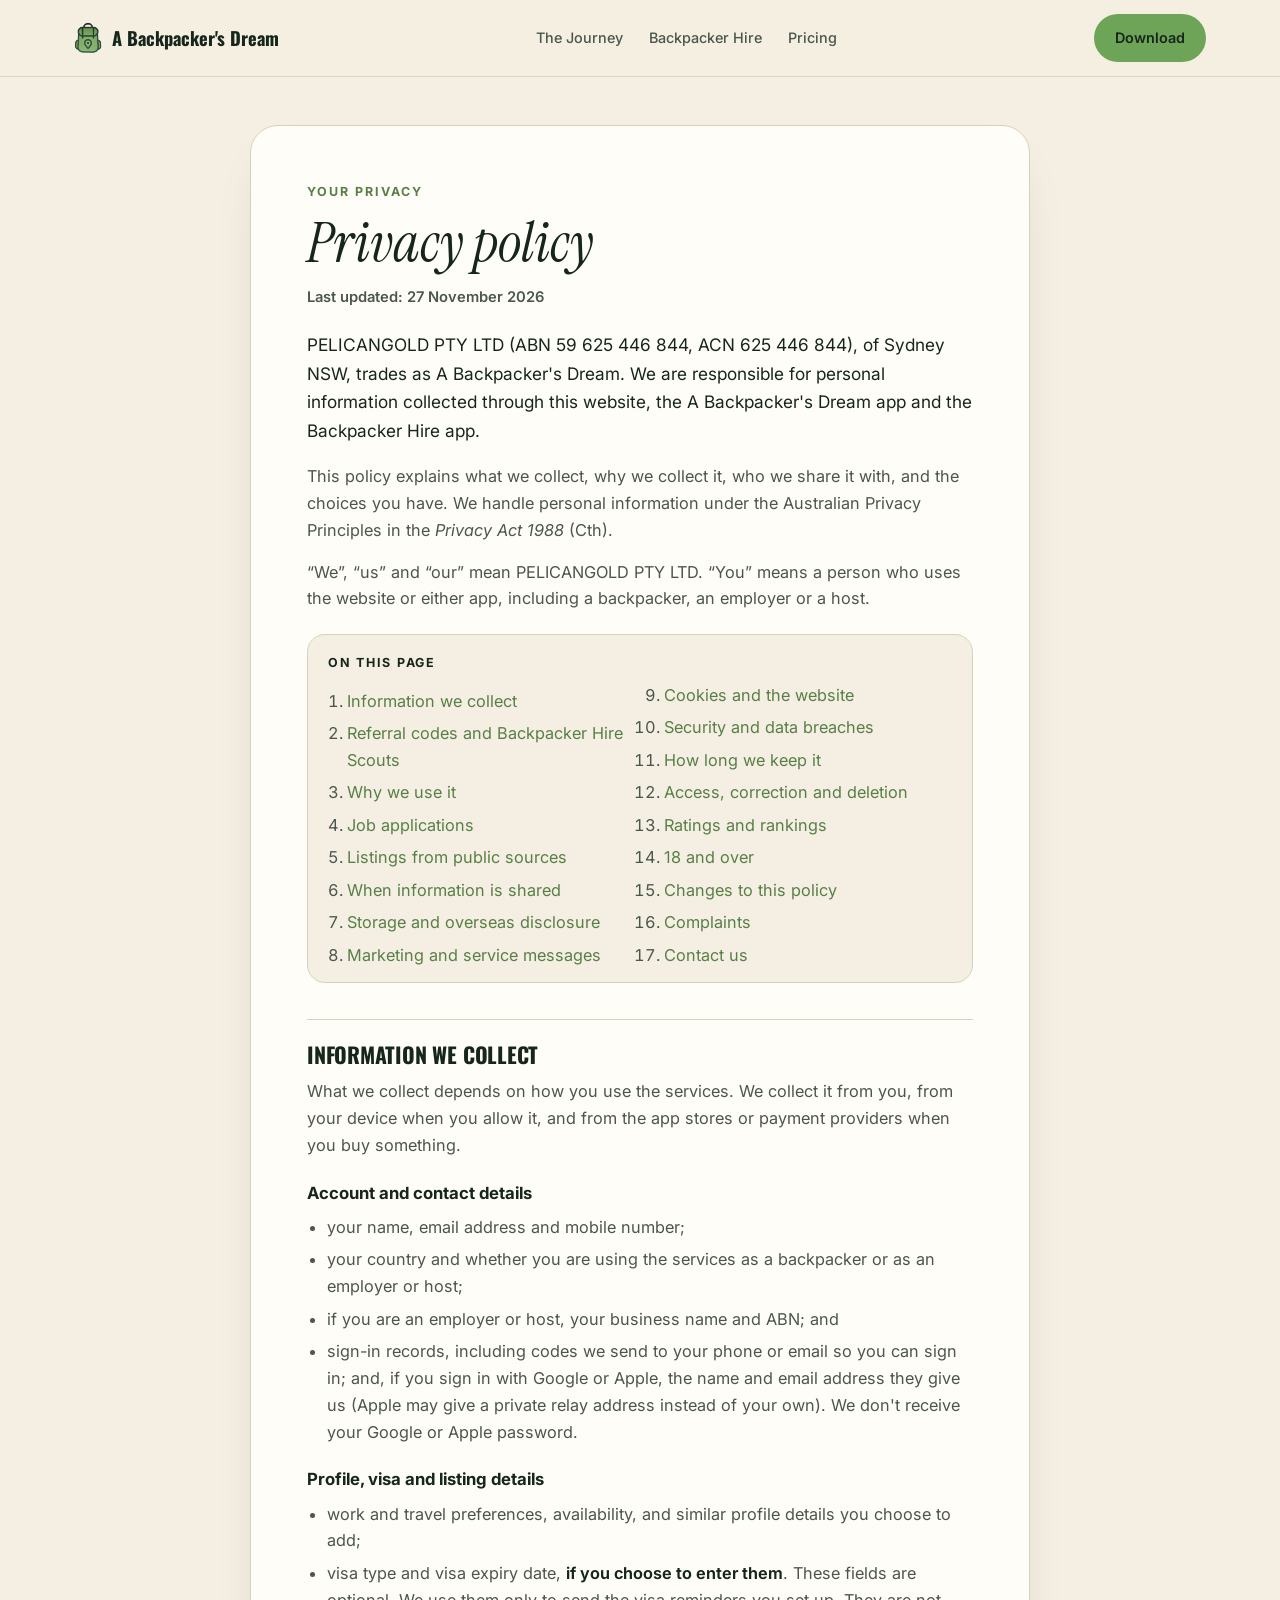
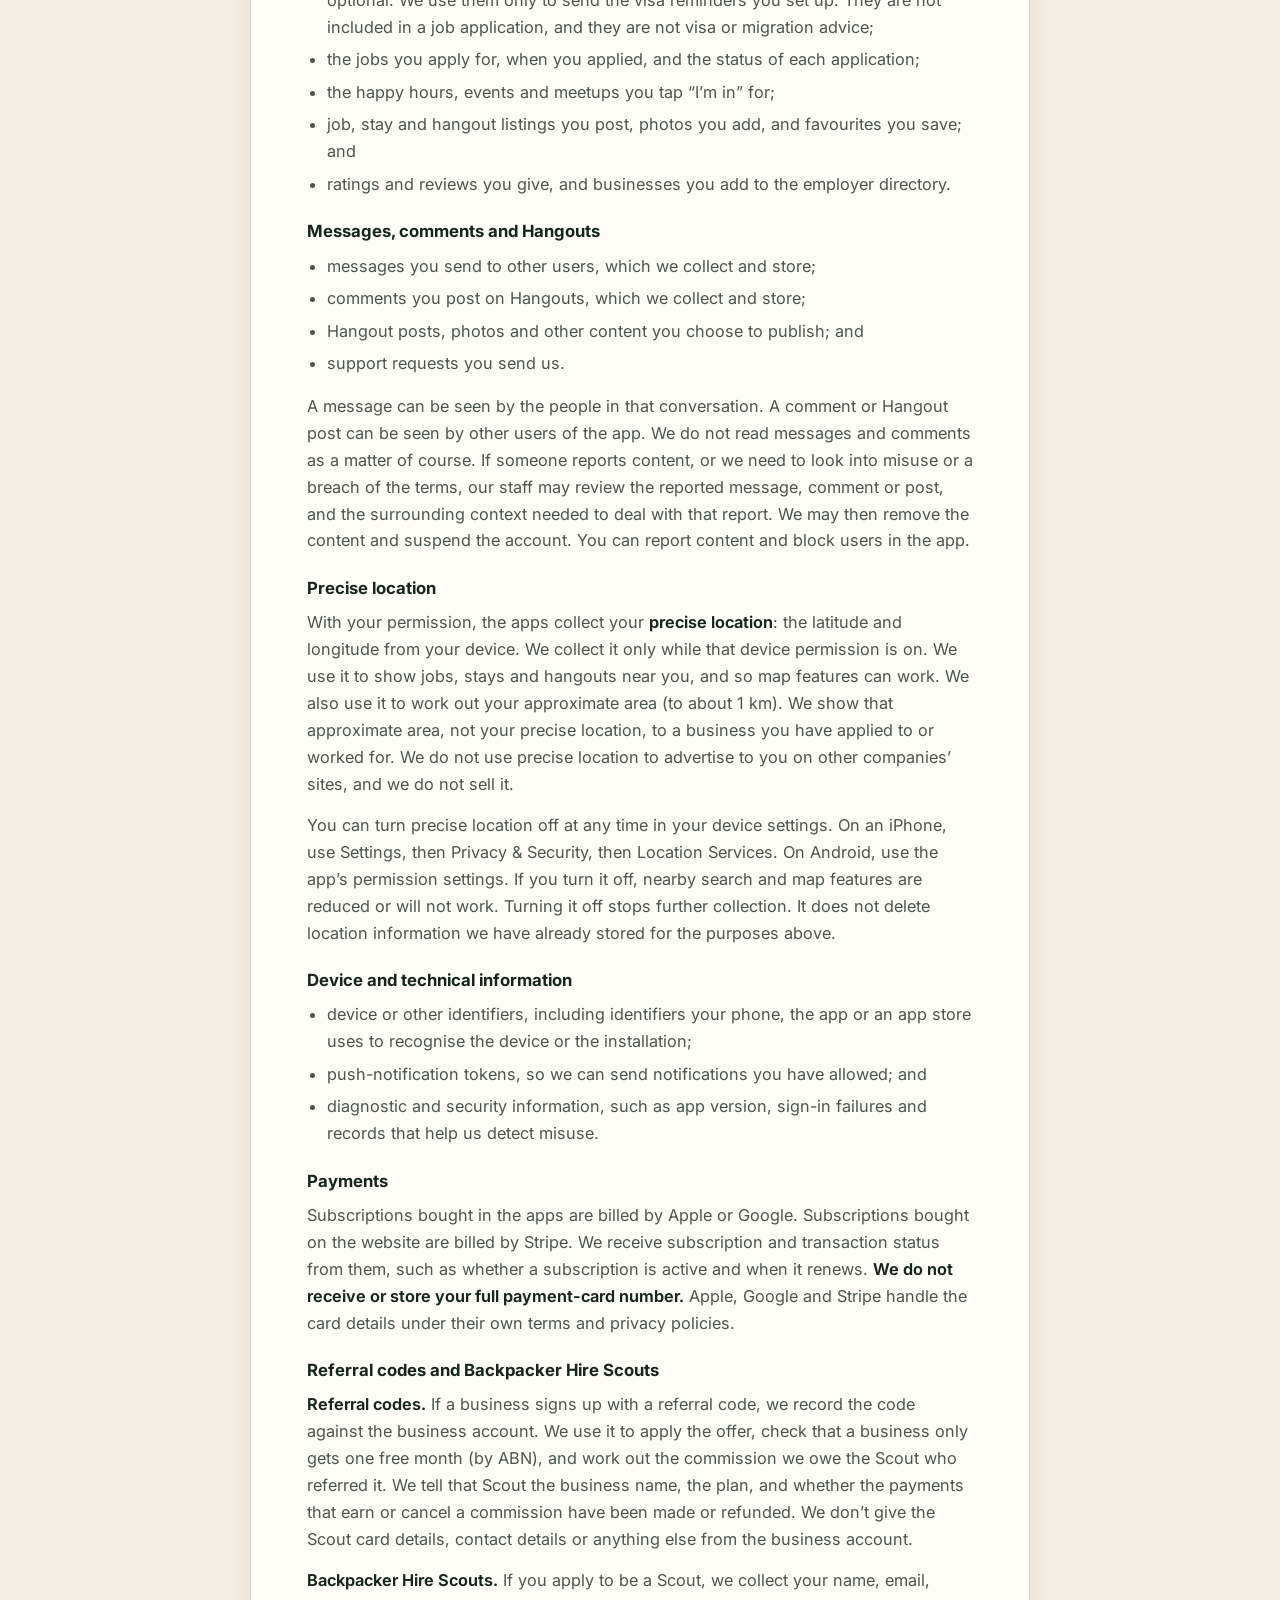
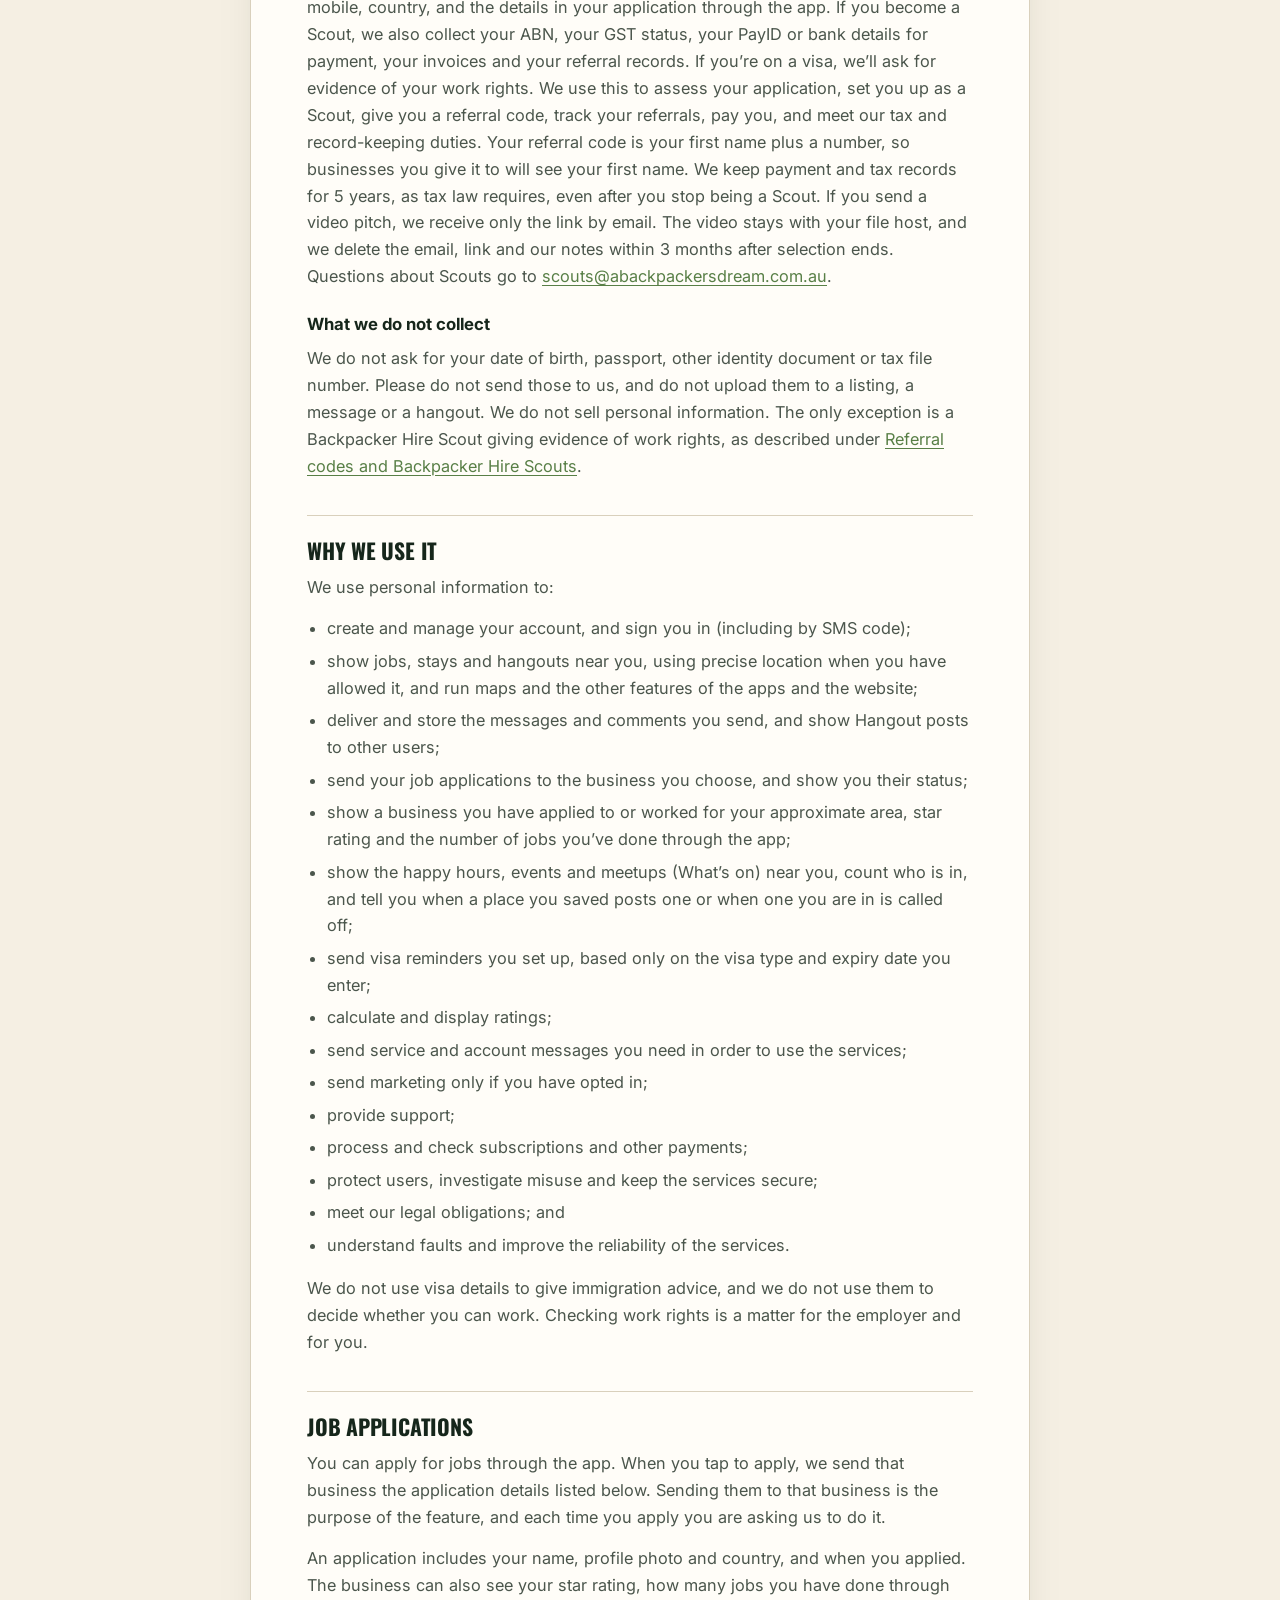
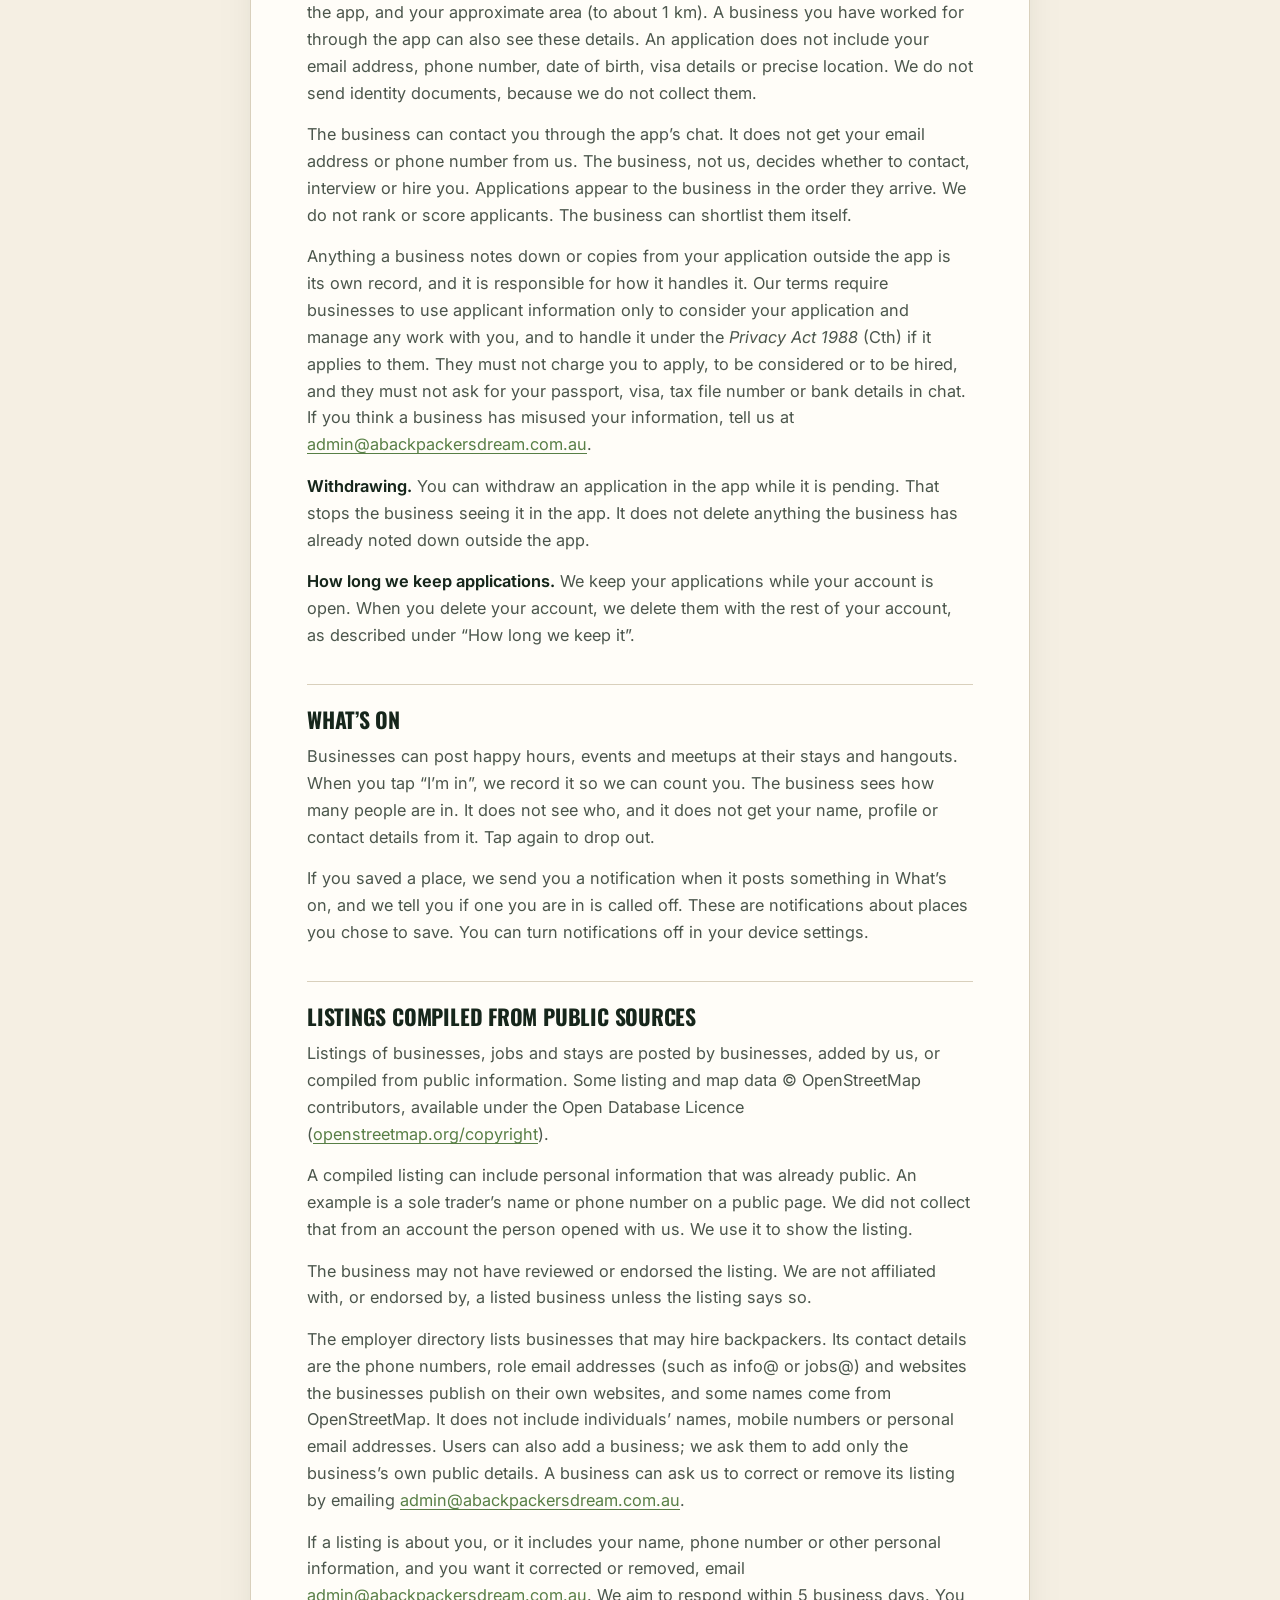
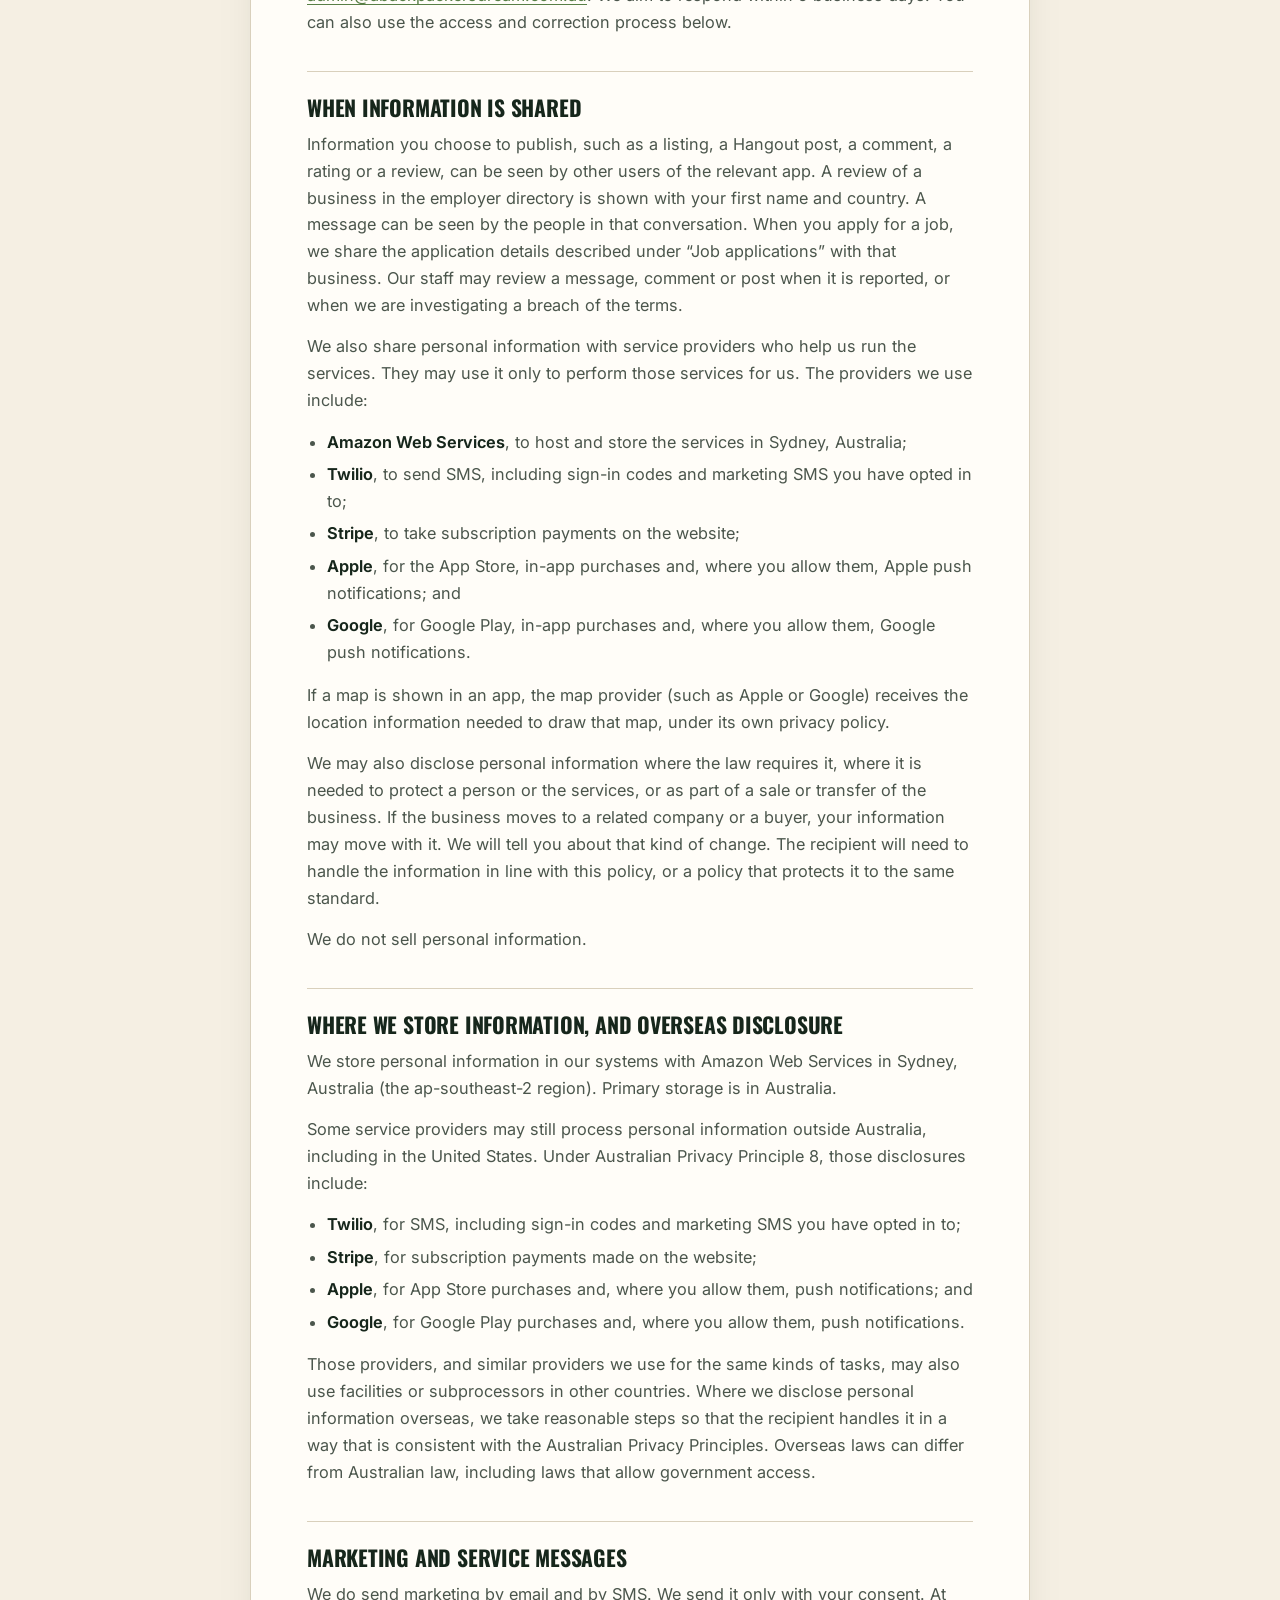
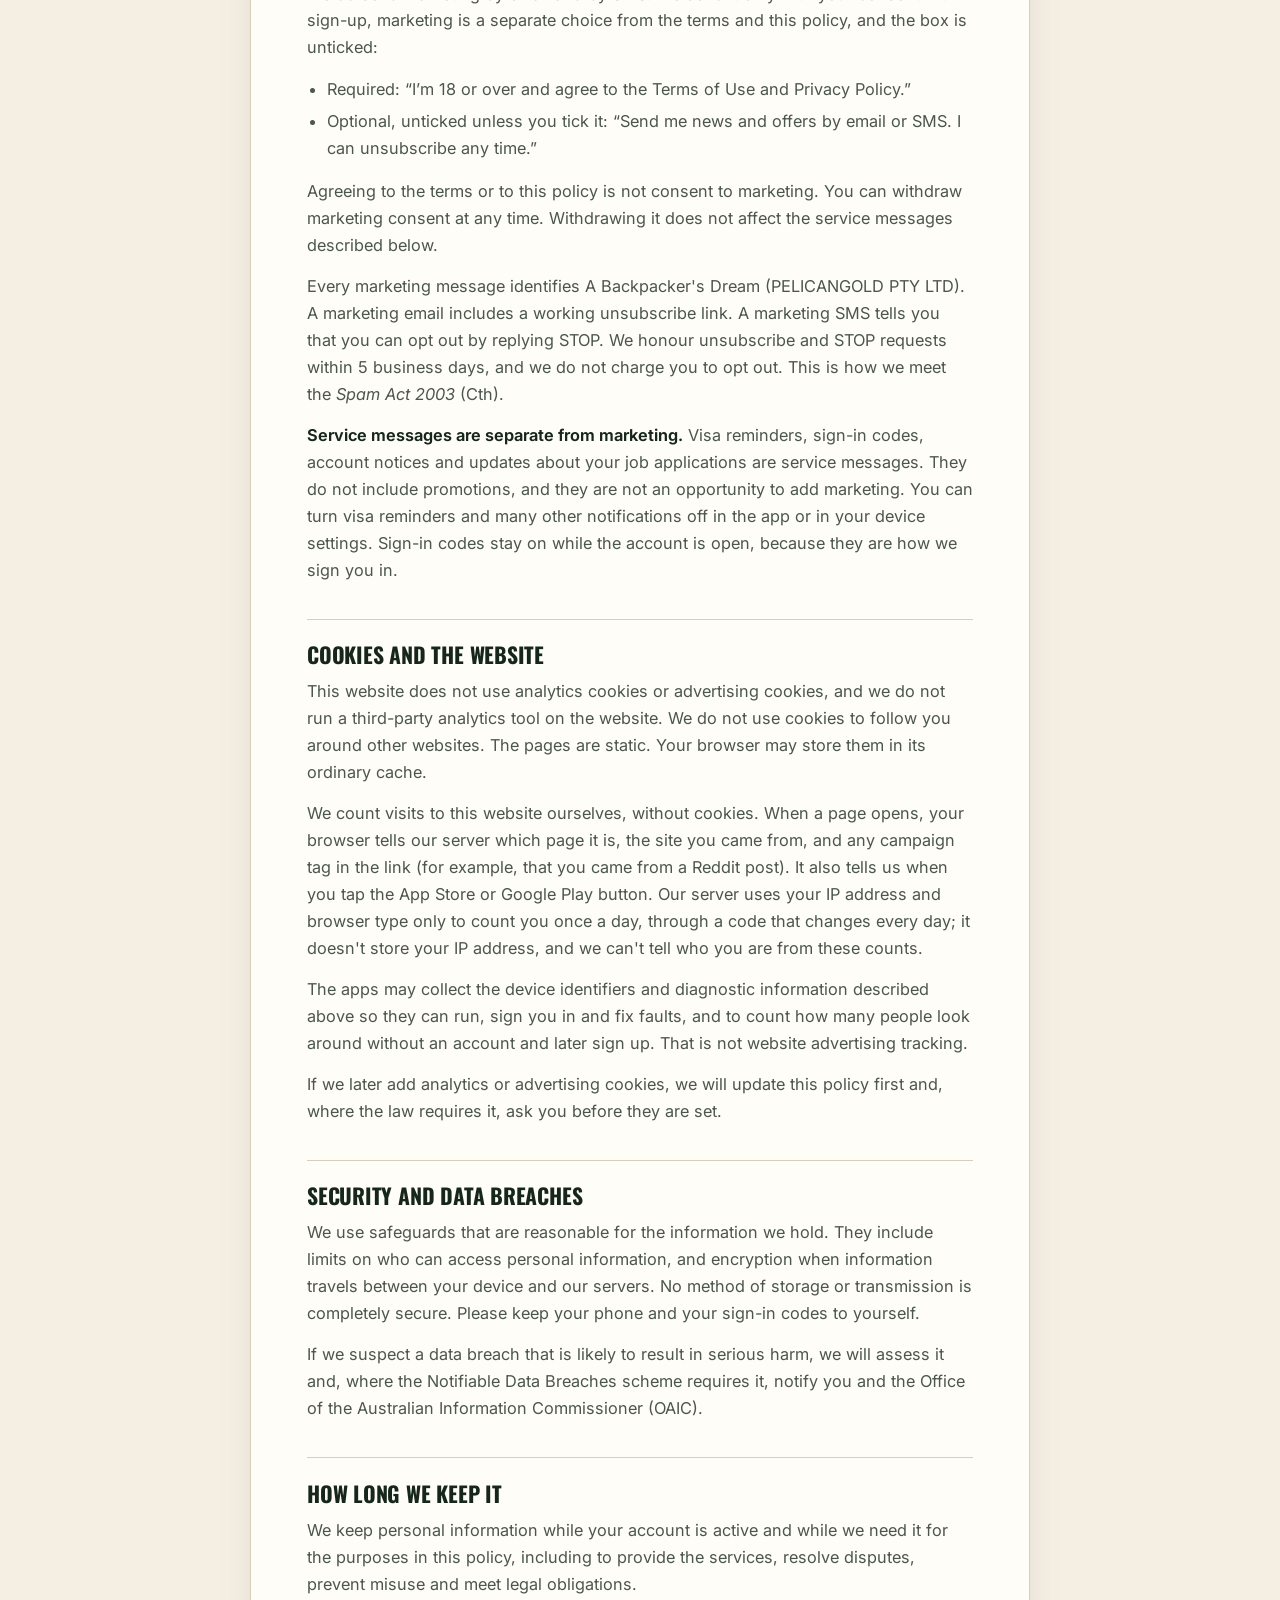
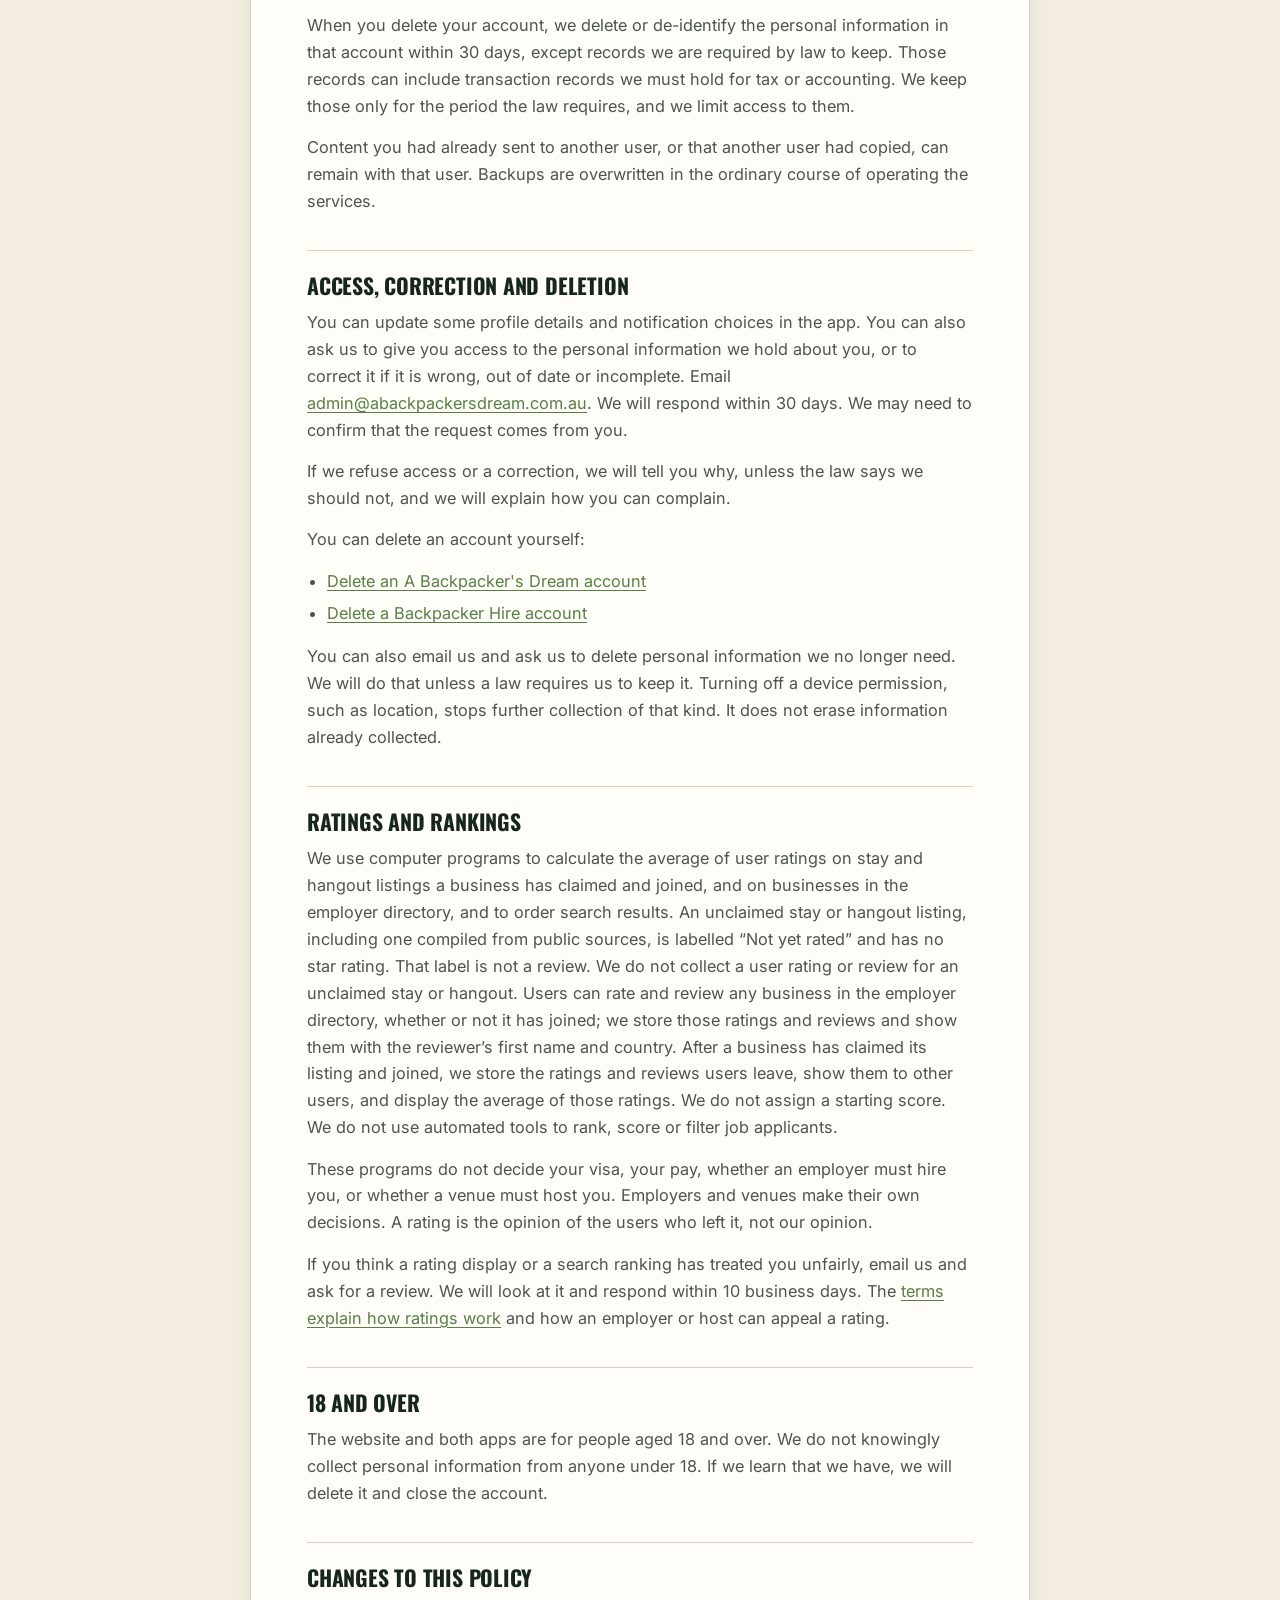
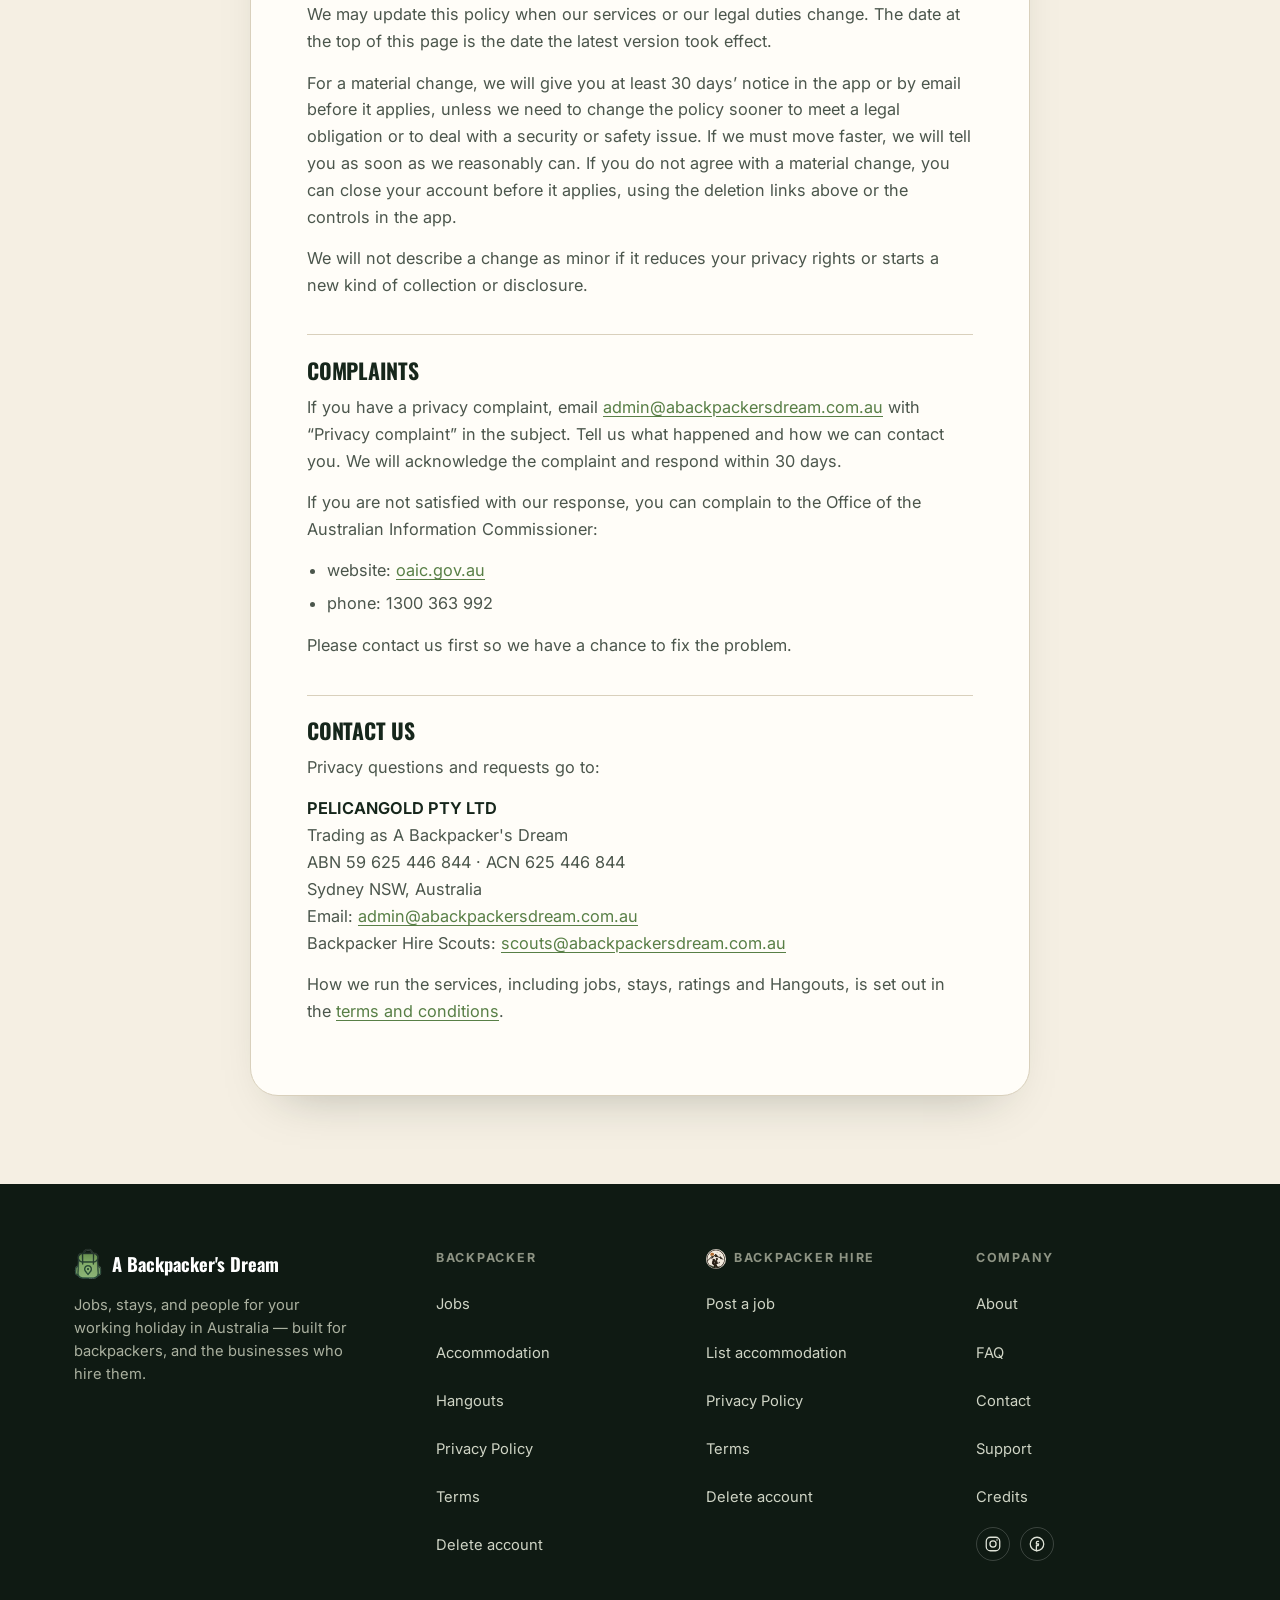
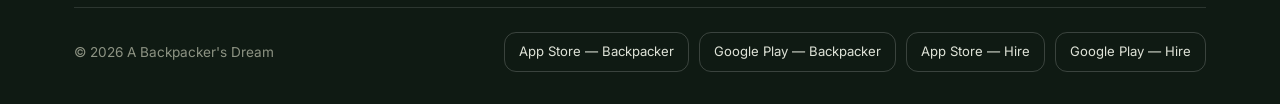
<file: privacy-policy/employer/index.html>
<!doctype html>
<html lang="en-AU">
<head>
<meta charset="utf-8" />
<meta name="viewport" content="width=device-width, initial-scale=1" />
<title>Privacy policy | A Backpacker's Dream</title>
<meta name="description" content="How PELICANGOLD PTY LTD handles personal information for the A Backpacker's Dream website, the backpacker app and Backpacker Hire." />
<link rel="canonical" href="https://abackpackersdream.com.au/privacy-policy/" />
<meta property="og:type" content="website" />
<meta property="og:site_name" content="A Backpacker's Dream" />
<meta property="og:title" content="Privacy policy | A Backpacker's Dream" />
<meta property="og:description" content="How PELICANGOLD PTY LTD handles personal information for the website, the backpacker app and Backpacker Hire." />
<meta property="og:url" content="https://abackpackersdream.com.au/privacy-policy/" />
<meta property="og:image" content="https://abackpackersdream.com.au/og.jpg" />
<meta property="og:image:width" content="1200" />
<meta property="og:image:height" content="630" />
<meta name="twitter:card" content="summary_large_image" />
<meta name="twitter:title" content="Privacy policy | A Backpacker's Dream" />
<meta name="twitter:description" content="How PELICANGOLD PTY LTD handles personal information for the website, the backpacker app and Backpacker Hire." />
<meta name="twitter:image" content="https://abackpackersdream.com.au/og.jpg" />
<link rel="icon" href="/favicon.png" />
<link rel="apple-touch-icon" href="/apple-touch-icon.png" />
<link rel="preconnect" href="https://fonts.googleapis.com" />
<link rel="preconnect" href="https://fonts.gstatic.com" crossorigin />
<link href="https://fonts.googleapis.com/css2?family=Oswald:wght@500;700&family=Inter:wght@400;500;600;700&family=Instrument+Serif:ital@0;1&display=swap" rel="stylesheet" />
<link rel="stylesheet" href="/legal.css?v=3" />
</head>
<body>
<header class="site-nav">
  <div class="nav-row">
    <a class="brand" href="/"><img class="logo-mark" src="/img/logo.png" alt="A Backpacker's Dream logo" />A Backpacker's Dream</a>
    <nav class="links" aria-label="Main">
      <a href="/#path">The Journey</a>
      <a href="/hire.html">Backpacker Hire</a>
      <a href="/pricing.html">Pricing</a>
    </nav>
    <div class="nav-cta">
      <a class="btn btn-primary" href="https://apps.apple.com/app/id6752952428" target="_blank" rel="noopener">Download</a>
    </div>
  </div>
</header>

<main class="legal">
  <article class="legal-card">
    <p class="kicker">Your privacy</p>
    <h1>Privacy policy</h1>
    <p class="updated">Last updated: 27 November 2026</p>
    <p class="lede">PELICANGOLD PTY LTD (ABN 59 625 446 844, ACN 625 446 844), of Sydney NSW, trades as A Backpacker's Dream. We are responsible for personal information collected through this website, the A Backpacker's Dream app and the Backpacker Hire app.</p>
    <p>This policy explains what we collect, why we collect it, who we share it with, and the choices you have. We handle personal information under the Australian Privacy Principles in the <em>Privacy Act 1988</em> (Cth).</p>
    <p>“We”, “us” and “our” mean PELICANGOLD PTY LTD. “You” means a person who uses the website or either app, including a backpacker, an employer or a host.</p>

    <nav class="toc" aria-label="On this page">
      <p>On this page</p>
      <ol>
        <li><a href="#collect">Information we collect</a></li>
        <li><a href="#referrals">Referral codes and Backpacker Hire Scouts</a></li>
        <li><a href="#use">Why we use it</a></li>
        <li><a href="#applications">Job applications</a></li>
        <li><a href="#public-listings">Listings from public sources</a></li>
        <li><a href="#sharing">When information is shared</a></li>
        <li><a href="#overseas">Storage and overseas disclosure</a></li>
        <li><a href="#marketing">Marketing and service messages</a></li>
        <li><a href="#cookies">Cookies and the website</a></li>
        <li><a href="#security">Security and data breaches</a></li>
        <li><a href="#retention">How long we keep it</a></li>
        <li><a href="#rights">Access, correction and deletion</a></li>
        <li><a href="#automated">Ratings and rankings</a></li>
        <li><a href="#children">18 and over</a></li>
        <li><a href="#changes">Changes to this policy</a></li>
        <li><a href="#complaints">Complaints</a></li>
        <li><a href="#contact">Contact us</a></li>
      </ol>
    </nav>

    <h2 id="collect">Information we collect</h2>
    <p>What we collect depends on how you use the services. We collect it from you, from your device when you allow it, and from the app stores or payment providers when you buy something.</p>
    <h3>Account and contact details</h3>
    <ul>
      <li>your name, email address and mobile number;</li>
      <li>your country and whether you are using the services as a backpacker or as an employer or host;</li>
      <li>if you are an employer or host, your business name and ABN; and</li>
      <li>sign-in records, including codes we send to your phone or email so you can sign in; and, if you sign in with Google or Apple, the name and email address they give us (Apple may give a private relay address instead of your own). We don't receive your Google or Apple password.</li>
    </ul>
    <h3>Profile, visa and listing details</h3>
    <ul>
      <li>work and travel preferences, availability, and similar profile details you choose to add;</li>
      <li>visa type and visa expiry date, <strong>if you choose to enter them</strong>. These fields are optional. We use them only to send the visa reminders you set up. They are not included in a job application, and they are not visa or migration advice;</li>
      <li>the jobs you apply for, when you applied, and the status of each application;</li>
      <li>the happy hours, events and meetups you tap “I’m in” for;</li>
      <li>job, stay and hangout listings you post, photos you add, and favourites you save; and</li>
      <li>ratings and reviews you give, and businesses you add to the employer directory.</li>
    </ul>
    <h3>Messages, comments and Hangouts</h3>
    <ul>
      <li>messages you send to other users, which we collect and store;</li>
      <li>comments you post on Hangouts, which we collect and store;</li>
      <li>Hangout posts, photos and other content you choose to publish; and</li>
      <li>support requests you send us.</li>
    </ul>
    <p>A message can be seen by the people in that conversation. A comment or Hangout post can be seen by other users of the app. We do not read messages and comments as a matter of course. If someone reports content, or we need to look into misuse or a breach of the terms, our staff may review the reported message, comment or post, and the surrounding context needed to deal with that report. We may then remove the content and suspend the account. You can report content and block users in the app.</p>
    <h3>Precise location</h3>
    <p>With your permission, the apps collect your <strong>precise location</strong>: the latitude and longitude from your device. We collect it only while that device permission is on. We use it to show jobs, stays and hangouts near you, and so map features can work. We also use it to work out your approximate area (to about 1 km). We show that approximate area, not your precise location, to a business you have applied to or worked for. We do not use precise location to advertise to you on other companies’ sites, and we do not sell it.</p>
    <p>You can turn precise location off at any time in your device settings. On an iPhone, use Settings, then Privacy &amp; Security, then Location Services. On Android, use the app’s permission settings. If you turn it off, nearby search and map features are reduced or will not work. Turning it off stops further collection. It does not delete location information we have already stored for the purposes above.</p>
    <h3>Device and technical information</h3>
    <ul>
      <li>device or other identifiers, including identifiers your phone, the app or an app store uses to recognise the device or the installation;</li>
      <li>push-notification tokens, so we can send notifications you have allowed; and</li>
      <li>diagnostic and security information, such as app version, sign-in failures and records that help us detect misuse.</li>
    </ul>
    <h3>Payments</h3>
    <p>Subscriptions bought in the apps are billed by Apple or Google. Subscriptions bought on the website are billed by Stripe. We receive subscription and transaction status from them, such as whether a subscription is active and when it renews. <strong>We do not receive or store your full payment-card number.</strong> Apple, Google and Stripe handle the card details under their own terms and privacy policies.</p>
    <h3 id="referrals">Referral codes and Backpacker Hire Scouts</h3>
    <p><strong>Referral codes.</strong> If a business signs up with a referral code, we record the code against the business account. We use it to apply the offer, check that a business only gets one free month (by ABN), and work out the commission we owe the Scout who referred it. We tell that Scout the business name, the plan, and whether the payments that earn or cancel a commission have been made or refunded. We don’t give the Scout card details, contact details or anything else from the business account.</p>
    <p><strong>Backpacker Hire Scouts.</strong> If you apply to be a Scout, we collect your name, email, mobile, country, and the details in your application through the app. If you become a Scout, we also collect your ABN, your GST status, your PayID or bank details for payment, your invoices and your referral records. If you’re on a visa, we’ll ask for evidence of your work rights. We use this to assess your application, set you up as a Scout, give you a referral code, track your referrals, pay you, and meet our tax and record-keeping duties. Your referral code is your first name plus a number, so businesses you give it to will see your first name. We keep payment and tax records for 5 years, as tax law requires, even after you stop being a Scout. If you send a video pitch, we receive only the link by email. The video stays with your file host, and we delete the email, link and our notes within 3 months after selection ends. Questions about Scouts go to <a href="mailto:scouts@abackpackersdream.com.au">scouts@abackpackersdream.com.au</a>.</p>
    <h3>What we do not collect</h3>
    <p>We do not ask for your date of birth, passport, other identity document or tax file number. Please do not send those to us, and do not upload them to a listing, a message or a hangout. We do not sell personal information. The only exception is a Backpacker Hire Scout giving evidence of work rights, as described under <a href="#referrals">Referral codes and Backpacker Hire Scouts</a>.</p>

    <h2 id="use">Why we use it</h2>
    <p>We use personal information to:</p>
    <ul>
      <li>create and manage your account, and sign you in (including by SMS code);</li>
      <li>show jobs, stays and hangouts near you, using precise location when you have allowed it, and run maps and the other features of the apps and the website;</li>
      <li>deliver and store the messages and comments you send, and show Hangout posts to other users;</li>
      <li>send your job applications to the business you choose, and show you their status;</li>
      <li>show a business you have applied to or worked for your approximate area, star rating and the number of jobs you’ve done through the app;</li>
      <li>show the happy hours, events and meetups (What’s on) near you, count who is in, and tell you when a place you saved posts one or when one you are in is called off;</li>
      <li>send visa reminders you set up, based only on the visa type and expiry date you enter;</li>
      <li>calculate and display ratings;</li>
      <li>send service and account messages you need in order to use the services;</li>
      <li>send marketing only if you have opted in;</li>
      <li>provide support;</li>
      <li>process and check subscriptions and other payments;</li>
      <li>protect users, investigate misuse and keep the services secure;</li>
      <li>meet our legal obligations; and</li>
      <li>understand faults and improve the reliability of the services.</li>
    </ul>
    <p>We do not use visa details to give immigration advice, and we do not use them to decide whether you can work. Checking work rights is a matter for the employer and for you.</p>

    <h2 id="applications">Job applications</h2>
    <p>You can apply for jobs through the app. When you tap to apply, we send that business the application details listed below. Sending them to that business is the purpose of the feature, and each time you apply you are asking us to do it.</p>
    <p>An application includes your name, profile photo and country, and when you applied. The business can also see your star rating, how many jobs you have done through the app, and your approximate area (to about 1 km). A business you have worked for through the app can also see these details. An application does not include your email address, phone number, date of birth, visa details or precise location. We do not send identity documents, because we do not collect them.</p>
    <p>The business can contact you through the app’s chat. It does not get your email address or phone number from us. The business, not us, decides whether to contact, interview or hire you. Applications appear to the business in the order they arrive. We do not rank or score applicants. The business can shortlist them itself.</p>
    <p>Anything a business notes down or copies from your application outside the app is its own record, and it is responsible for how it handles it. Our terms require businesses to use applicant information only to consider your application and manage any work with you, and to handle it under the <em>Privacy Act 1988</em> (Cth) if it applies to them. They must not charge you to apply, to be considered or to be hired, and they must not ask for your passport, visa, tax file number or bank details in chat. If you think a business has misused your information, tell us at <a href="mailto:admin@abackpackersdream.com.au">admin@abackpackersdream.com.au</a>.</p>
    <p><strong>Withdrawing.</strong> You can withdraw an application in the app while it is pending. That stops the business seeing it in the app. It does not delete anything the business has already noted down outside the app.</p>
    <p><strong>How long we keep applications.</strong> We keep your applications while your account is open. When you delete your account, we delete them with the rest of your account, as described under “How long we keep it”.</p>
    <h2 id="whats-on">What’s on</h2>
    <p>Businesses can post happy hours, events and meetups at their stays and hangouts. When you tap “I’m in”, we record it so we can count you. The business sees how many people are in. It does not see who, and it does not get your name, profile or contact details from it. Tap again to drop out.</p>
    <p>If you saved a place, we send you a notification when it posts something in What’s on, and we tell you if one you are in is called off. These are notifications about places you chose to save. You can turn notifications off in your device settings.</p>
    <h2 id="public-listings">Listings compiled from public sources</h2>
    <p>Listings of businesses, jobs and stays are posted by businesses, added by us, or compiled from public information. Some listing and map data © OpenStreetMap contributors, available under the Open Database Licence (<a href="https://www.openstreetmap.org/copyright" target="_blank" rel="noopener">openstreetmap.org/copyright</a>).</p>
    <p>A compiled listing can include personal information that was already public. An example is a sole trader’s name or phone number on a public page. We did not collect that from an account the person opened with us. We use it to show the listing.</p>
    <p>The business may not have reviewed or endorsed the listing. We are not affiliated with, or endorsed by, a listed business unless the listing says so.</p>
    <p>The employer directory lists businesses that may hire backpackers. Its contact details are the phone numbers, role email addresses (such as info@ or jobs@) and websites the businesses publish on their own websites, and some names come from OpenStreetMap. It does not include individuals’ names, mobile numbers or personal email addresses. Users can also add a business; we ask them to add only the business’s own public details. A business can ask us to correct or remove its listing by emailing <a href="mailto:admin@abackpackersdream.com.au?subject=Employer%20directory">admin@abackpackersdream.com.au</a>.</p>
    <p>If a listing is about you, or it includes your name, phone number or other personal information, and you want it corrected or removed, email <a href="mailto:admin@abackpackersdream.com.au?subject=Listing%20correction">admin@abackpackersdream.com.au</a>. We aim to respond within 5 business days. You can also use the access and correction process below.</p>

    <h2 id="sharing">When information is shared</h2>
    <p>Information you choose to publish, such as a listing, a Hangout post, a comment, a rating or a review, can be seen by other users of the relevant app. A review of a business in the employer directory is shown with your first name and country. A message can be seen by the people in that conversation. When you apply for a job, we share the application details described under “Job applications” with that business. Our staff may review a message, comment or post when it is reported, or when we are investigating a breach of the terms.</p>
    <p>We also share personal information with service providers who help us run the services. They may use it only to perform those services for us. The providers we use include:</p>
    <ul>
      <li><strong>Amazon Web Services</strong>, to host and store the services in Sydney, Australia;</li>
      <li><strong>Twilio</strong>, to send SMS, including sign-in codes and marketing SMS you have opted in to;</li>
      <li><strong>Stripe</strong>, to take subscription payments on the website;</li>
      <li><strong>Apple</strong>, for the App Store, in-app purchases and, where you allow them, Apple push notifications; and</li>
      <li><strong>Google</strong>, for Google Play, in-app purchases and, where you allow them, Google push notifications.</li>
    </ul>
    <p>If a map is shown in an app, the map provider (such as Apple or Google) receives the location information needed to draw that map, under its own privacy policy.</p>
    <p>We may also disclose personal information where the law requires it, where it is needed to protect a person or the services, or as part of a sale or transfer of the business. If the business moves to a related company or a buyer, your information may move with it. We will tell you about that kind of change. The recipient will need to handle the information in line with this policy, or a policy that protects it to the same standard.</p>
    <p>We do not sell personal information.</p>

    <h2 id="overseas">Where we store information, and overseas disclosure</h2>
    <p>We store personal information in our systems with Amazon Web Services in Sydney, Australia (the ap-southeast-2 region). Primary storage is in Australia.</p>
    <p>Some service providers may still process personal information outside Australia, including in the United States. Under Australian Privacy Principle 8, those disclosures include:</p>
    <ul>
      <li><strong>Twilio</strong>, for SMS, including sign-in codes and marketing SMS you have opted in to;</li>
      <li><strong>Stripe</strong>, for subscription payments made on the website;</li>
      <li><strong>Apple</strong>, for App Store purchases and, where you allow them, push notifications; and</li>
      <li><strong>Google</strong>, for Google Play purchases and, where you allow them, push notifications.</li>
    </ul>
    <p>Those providers, and similar providers we use for the same kinds of tasks, may also use facilities or subprocessors in other countries. Where we disclose personal information overseas, we take reasonable steps so that the recipient handles it in a way that is consistent with the Australian Privacy Principles. Overseas laws can differ from Australian law, including laws that allow government access.</p>

    <h2 id="marketing">Marketing and service messages</h2>
    <p>We do send marketing by email and by SMS. We send it only with your consent. At sign-up, marketing is a separate choice from the terms and this policy, and the box is unticked:</p>
    <ul>
      <li>Required: “I’m 18 or over and agree to the Terms of Use and Privacy Policy.”</li>
      <li>Optional, unticked unless you tick it: “Send me news and offers by email or SMS. I can unsubscribe any time.”</li>
    </ul>
    <p>Agreeing to the terms or to this policy is not consent to marketing. You can withdraw marketing consent at any time. Withdrawing it does not affect the service messages described below.</p>
    <p>Every marketing message identifies A Backpacker's Dream (PELICANGOLD PTY LTD). A marketing email includes a working unsubscribe link. A marketing SMS tells you that you can opt out by replying STOP. We honour unsubscribe and STOP requests within 5 business days, and we do not charge you to opt out. This is how we meet the <em>Spam Act 2003</em> (Cth).</p>
    <p><strong>Service messages are separate from marketing.</strong> Visa reminders, sign-in codes, account notices and updates about your job applications are service messages. They do not include promotions, and they are not an opportunity to add marketing. You can turn visa reminders and many other notifications off in the app or in your device settings. Sign-in codes stay on while the account is open, because they are how we sign you in.</p>

    <h2 id="cookies">Cookies and the website</h2>
    <p>This website does not use analytics cookies or advertising cookies, and we do not run a third-party analytics tool on the website. We do not use cookies to follow you around other websites. The pages are static. Your browser may store them in its ordinary cache.</p>
    <p>We count visits to this website ourselves, without cookies. When a page opens, your browser tells our server which page it is, the site you came from, and any campaign tag in the link (for example, that you came from a Reddit post). It also tells us when you tap the App Store or Google Play button. Our server uses your IP address and browser type only to count you once a day, through a code that changes every day; it doesn't store your IP address, and we can't tell who you are from these counts.</p>
    <p>The apps may collect the device identifiers and diagnostic information described above so they can run, sign you in and fix faults, and to count how many people look around without an account and later sign up. That is not website advertising tracking.</p>
    <p>If we later add analytics or advertising cookies, we will update this policy first and, where the law requires it, ask you before they are set.</p>

    <h2 id="security">Security and data breaches</h2>
    <p>We use safeguards that are reasonable for the information we hold. They include limits on who can access personal information, and encryption when information travels between your device and our servers. No method of storage or transmission is completely secure. Please keep your phone and your sign-in codes to yourself.</p>
    <p>If we suspect a data breach that is likely to result in serious harm, we will assess it and, where the Notifiable Data Breaches scheme requires it, notify you and the Office of the Australian Information Commissioner (OAIC).</p>

    <h2 id="retention">How long we keep it</h2>
    <p>We keep personal information while your account is active and while we need it for the purposes in this policy, including to provide the services, resolve disputes, prevent misuse and meet legal obligations.</p>
    <p>When you delete your account, we delete or de-identify the personal information in that account within 30 days, except records we are required by law to keep. Those records can include transaction records we must hold for tax or accounting. We keep those only for the period the law requires, and we limit access to them.</p>
    <p>Content you had already sent to another user, or that another user had copied, can remain with that user. Backups are overwritten in the ordinary course of operating the services.</p>

    <h2 id="rights">Access, correction and deletion</h2>
    <p>You can update some profile details and notification choices in the app. You can also ask us to give you access to the personal information we hold about you, or to correct it if it is wrong, out of date or incomplete. Email <a href="mailto:admin@abackpackersdream.com.au">admin@abackpackersdream.com.au</a>. We will respond within 30 days. We may need to confirm that the request comes from you.</p>
    <p>If we refuse access or a correction, we will tell you why, unless the law says we should not, and we will explain how you can complain.</p>
    <p>You can delete an account yourself:</p>
    <ul>
      <li><a href="https://abackpackersdream.com.au/delete-your-a-backpacker-account/">Delete an A Backpacker's Dream account</a></li>
      <li><a href="https://abackpackersdream.com.au/delete-your-backpacker-hire-account/">Delete a Backpacker Hire account</a></li>
    </ul>
    <p>You can also email us and ask us to delete personal information we no longer need. We will do that unless a law requires us to keep it. Turning off a device permission, such as location, stops further collection of that kind. It does not erase information already collected.</p>

    <h2 id="automated">Ratings and rankings</h2>
    <p>We use computer programs to calculate the average of user ratings on stay and hangout listings a business has claimed and joined, and on businesses in the employer directory, and to order search results. An unclaimed stay or hangout listing, including one compiled from public sources, is labelled “Not yet rated” and has no star rating. That label is not a review. We do not collect a user rating or review for an unclaimed stay or hangout. Users can rate and review any business in the employer directory, whether or not it has joined; we store those ratings and reviews and show them with the reviewer’s first name and country. After a business has claimed its listing and joined, we store the ratings and reviews users leave, show them to other users, and display the average of those ratings. We do not assign a starting score. We do not use automated tools to rank, score or filter job applicants.</p>
    <p>These programs do not decide your visa, your pay, whether an employer must hire you, or whether a venue must host you. Employers and venues make their own decisions. A rating is the opinion of the users who left it, not our opinion.</p>
    <p>If you think a rating display or a search ranking has treated you unfairly, email us and ask for a review. We will look at it and respond within 10 business days. The <a href="/terms/#ratings">terms explain how ratings work</a> and how an employer or host can appeal a rating.</p>

    <h2 id="children">18 and over</h2>
    <p>The website and both apps are for people aged 18 and over. We do not knowingly collect personal information from anyone under 18. If we learn that we have, we will delete it and close the account.</p>

    <h2 id="changes">Changes to this policy</h2>
    <p>We may update this policy when our services or our legal duties change. The date at the top of this page is the date the latest version took effect.</p>
    <p>For a material change, we will give you at least 30 days’ notice in the app or by email before it applies, unless we need to change the policy sooner to meet a legal obligation or to deal with a security or safety issue. If we must move faster, we will tell you as soon as we reasonably can. If you do not agree with a material change, you can close your account before it applies, using the deletion links above or the controls in the app.</p>
    <p>We will not describe a change as minor if it reduces your privacy rights or starts a new kind of collection or disclosure.</p>

    <h2 id="complaints">Complaints</h2>
    <p>If you have a privacy complaint, email <a href="mailto:admin@abackpackersdream.com.au?subject=Privacy%20complaint">admin@abackpackersdream.com.au</a> with “Privacy complaint” in the subject. Tell us what happened and how we can contact you. We will acknowledge the complaint and respond within 30 days.</p>
    <p>If you are not satisfied with our response, you can complain to the Office of the Australian Information Commissioner:</p>
    <ul>
      <li>website: <a href="https://www.oaic.gov.au" target="_blank" rel="noopener">oaic.gov.au</a></li>
      <li>phone: 1300 363 992</li>
    </ul>
    <p>Please contact us first so we have a chance to fix the problem.</p>

    <h2 id="contact">Contact us</h2>
    <p>Privacy questions and requests go to:</p>
    <p><strong>PELICANGOLD PTY LTD</strong><br />
    Trading as A Backpacker's Dream<br />
    ABN 59 625 446 844 · ACN 625 446 844<br />
    Sydney NSW, Australia<br />
    Email: <a href="mailto:admin@abackpackersdream.com.au">admin@abackpackersdream.com.au</a><br />
    Backpacker Hire Scouts: <a href="mailto:scouts@abackpackersdream.com.au">scouts@abackpackersdream.com.au</a></p>
    <p>How we run the services, including jobs, stays, ratings and Hangouts, is set out in the <a href="/terms/">terms and conditions</a>.</p>
  </article>
</main>

<footer id="footer">
  <div class="wrap">
    <div class="footer-top">
      <div class="footer-brand">
        <a class="brand" href="/"><img class="logo-mark" src="/img/logo.png" alt="A Backpacker's Dream logo" />A Backpacker's Dream</a>
        <p>Jobs, stays, and people for your working holiday in Australia — built for backpackers, and the businesses who hire them.</p>
      </div>
      <div class="footer-col">
        <h4>Backpacker</h4>
        <ul>
          <li><a href="/#path">Jobs</a></li>
          <li><a href="/#path">Accommodation</a></li>
          <li><a href="/#path">Hangouts</a></li>
          <li><a href="/privacy-policy/" aria-current="page">Privacy Policy</a></li>
          <li><a href="/terms/">Terms</a></li>
          <li><a href="https://abackpackersdream.com.au/delete-your-a-backpacker-account/">Delete account</a></li>
        </ul>
      </div>
      <div class="footer-col">
        <h4><img class="hire-icon" src="/img/backpacker-hire-icon.png" alt="Backpacker Hire logo" />Backpacker Hire</h4>
        <ul>
          <li><a href="/#hire">Post a job</a></li>
          <li><a href="/#hire">List accommodation</a></li>
          <li><a href="/privacy-policy/" aria-current="page">Privacy Policy</a></li>
          <li><a href="/terms/">Terms</a></li>
          <li><a href="https://abackpackersdream.com.au/delete-your-backpacker-hire-account/">Delete account</a></li>
        </ul>
      </div>
      <div class="footer-col">
        <h4>Company</h4>
        <ul>
          <li><a href="/#about">About</a></li>
          <li><a href="/#faq">FAQ</a></li>
          <li><a href="mailto:admin@abackpackersdream.com.au">Contact</a></li>
          <li><a href="/support/">Support</a></li><li><a href="/credits/">Credits</a></li>
          <li class="social-links"><a class="social-icon" href="https://www.instagram.com/a_backpackers__dream_app/" target="_blank" rel="noopener" aria-label="Instagram"><svg viewBox="0 0 24 24" width="18" height="18" fill="none" stroke="currentColor" stroke-width="1.7"><rect x="3" y="3" width="18" height="18" rx="5.5"/><circle cx="12" cy="12" r="4.1"/><circle cx="17.3" cy="6.7" r="1" fill="currentColor" stroke="none"/></svg></a><a class="social-icon" href="https://www.facebook.com/profile.php?id=61582481173979" target="_blank" rel="noopener" aria-label="Facebook"><svg viewBox="0 0 24 24" width="18" height="18" fill="none" stroke="currentColor" stroke-width="1.7"><circle cx="12" cy="12" r="9"/><path d="M14.1 8.4h-1.4c-.85 0-1.5.7-1.5 1.55V12h2.9l-.4 2.1h-2.5V21" stroke-linecap="round" stroke-linejoin="round"/></svg></a></li>
        </ul>
      </div>
    </div>
    <div class="footer-bottom">
      <p>© 2026 A Backpacker's Dream</p>
      <div class="store-badges">
        <a class="store-pill" href="https://apps.apple.com/app/id6752948846" target="_blank" rel="noopener">App Store — Backpacker</a>
        <a class="store-pill" href="https://play.google.com/store/apps/details?id=com.abackpacker.user" target="_blank" rel="noopener">Google Play — Backpacker</a>
        <a class="store-pill" href="https://apps.apple.com/app/id6752952428" target="_blank" rel="noopener">App Store — Hire</a>
        <a class="store-pill" href="https://play.google.com/store/apps/details?id=com.backpacker.hire" target="_blank" rel="noopener">Google Play — Hire</a>
      </div>
    </div>
  </div>
</footer>
<script src="/visit.js" defer></script>
</body>
</html>
</file>
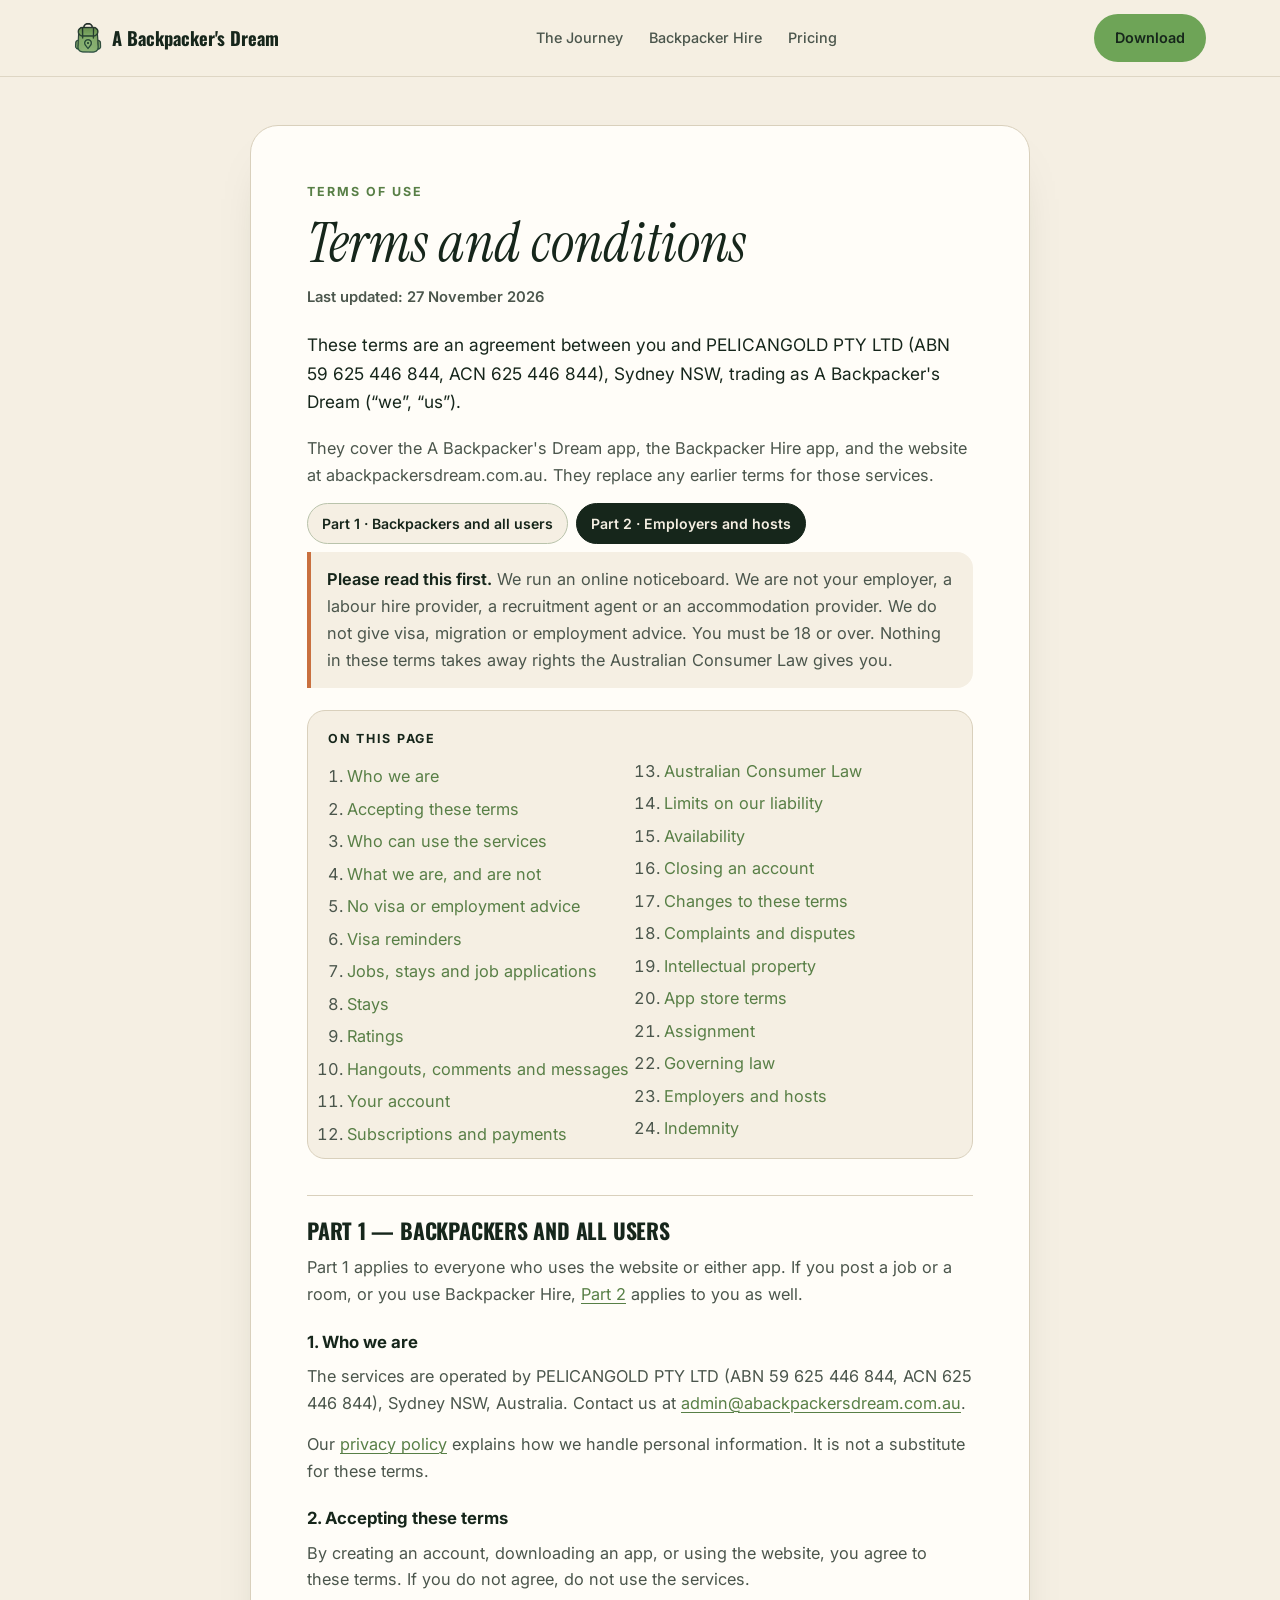
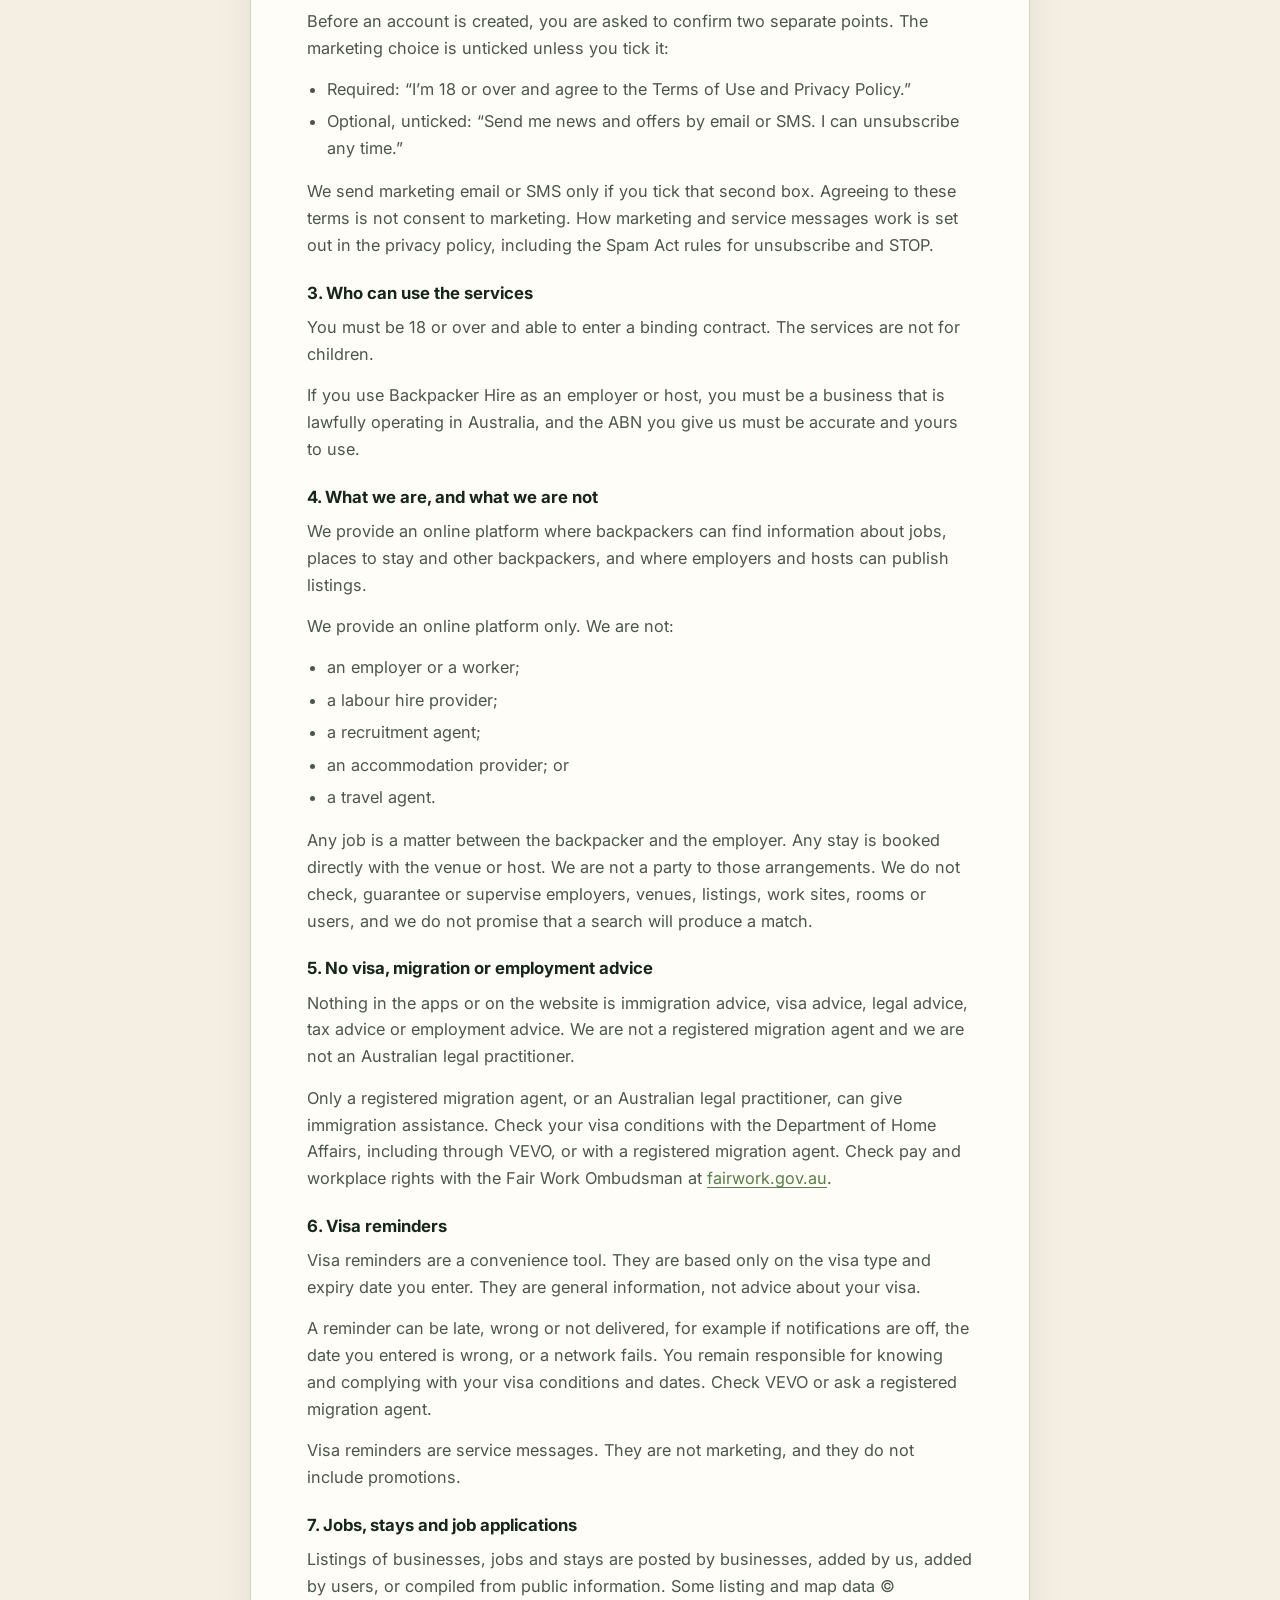
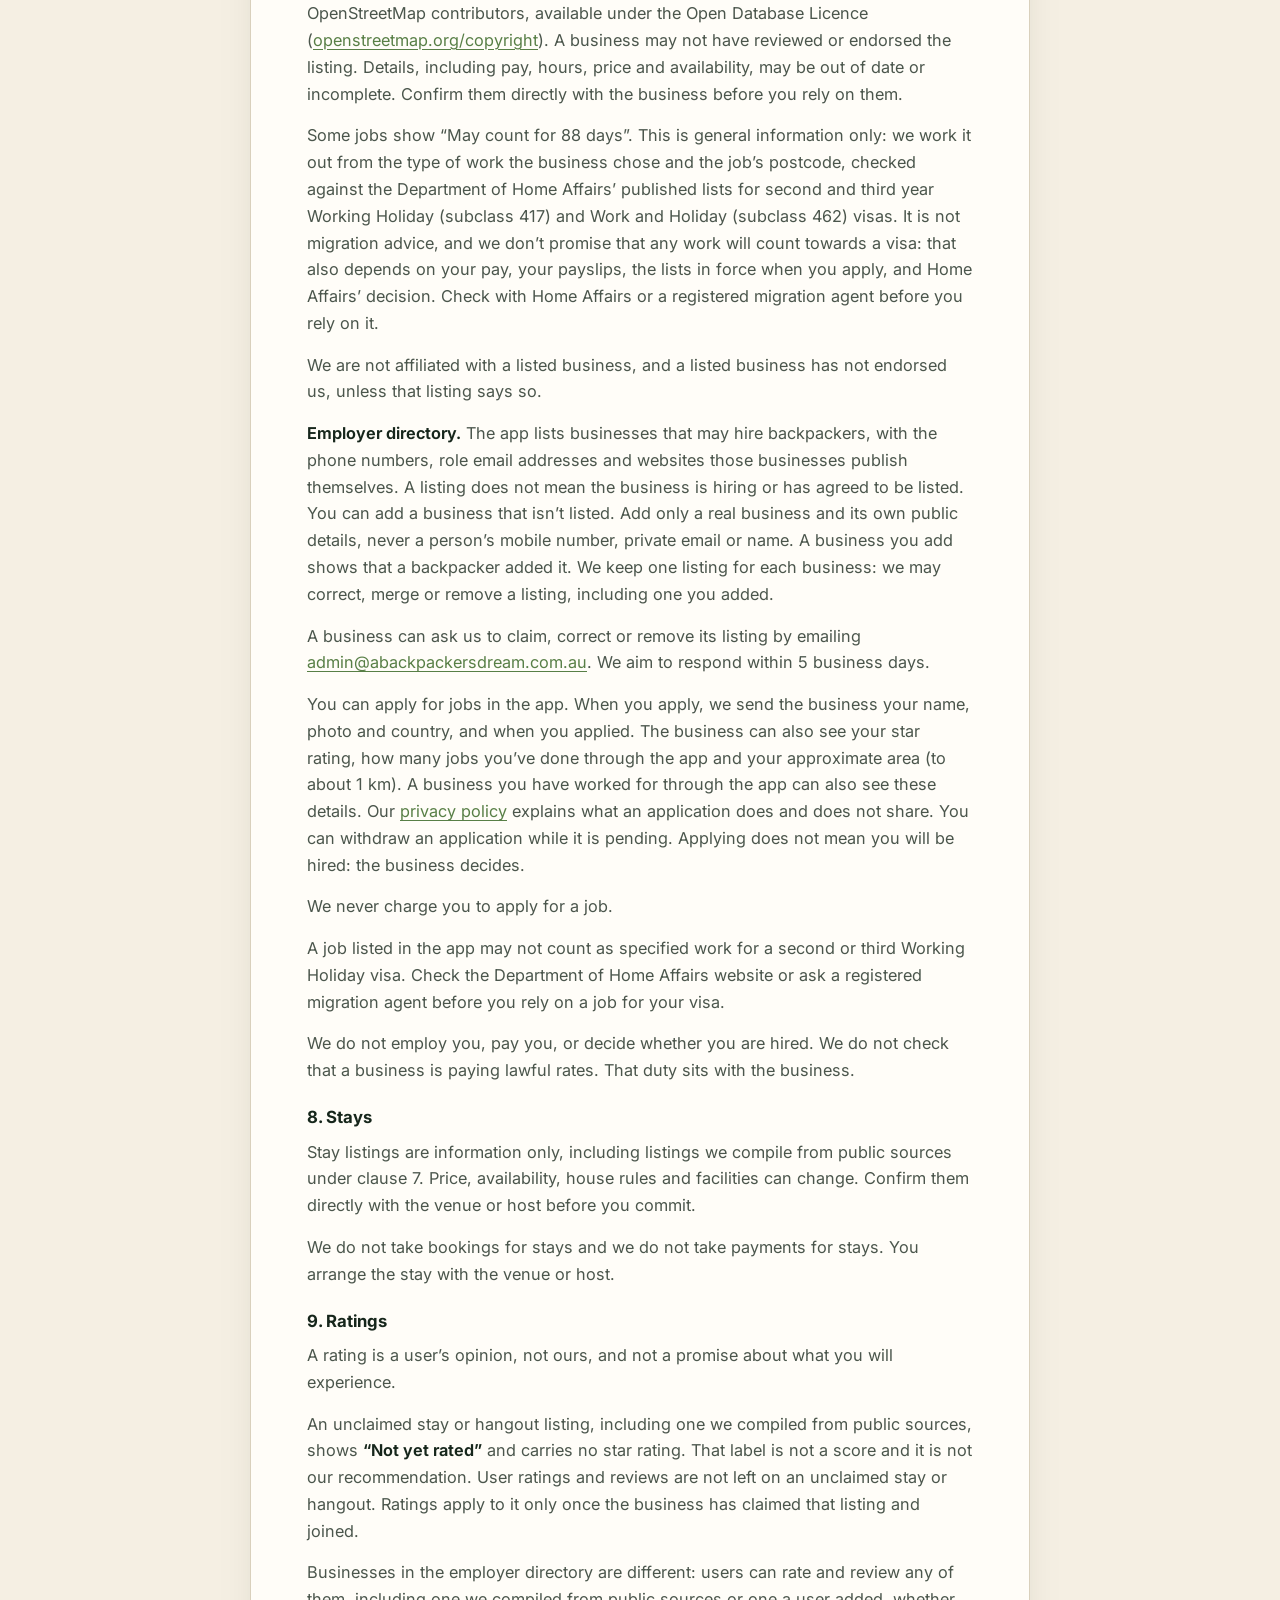
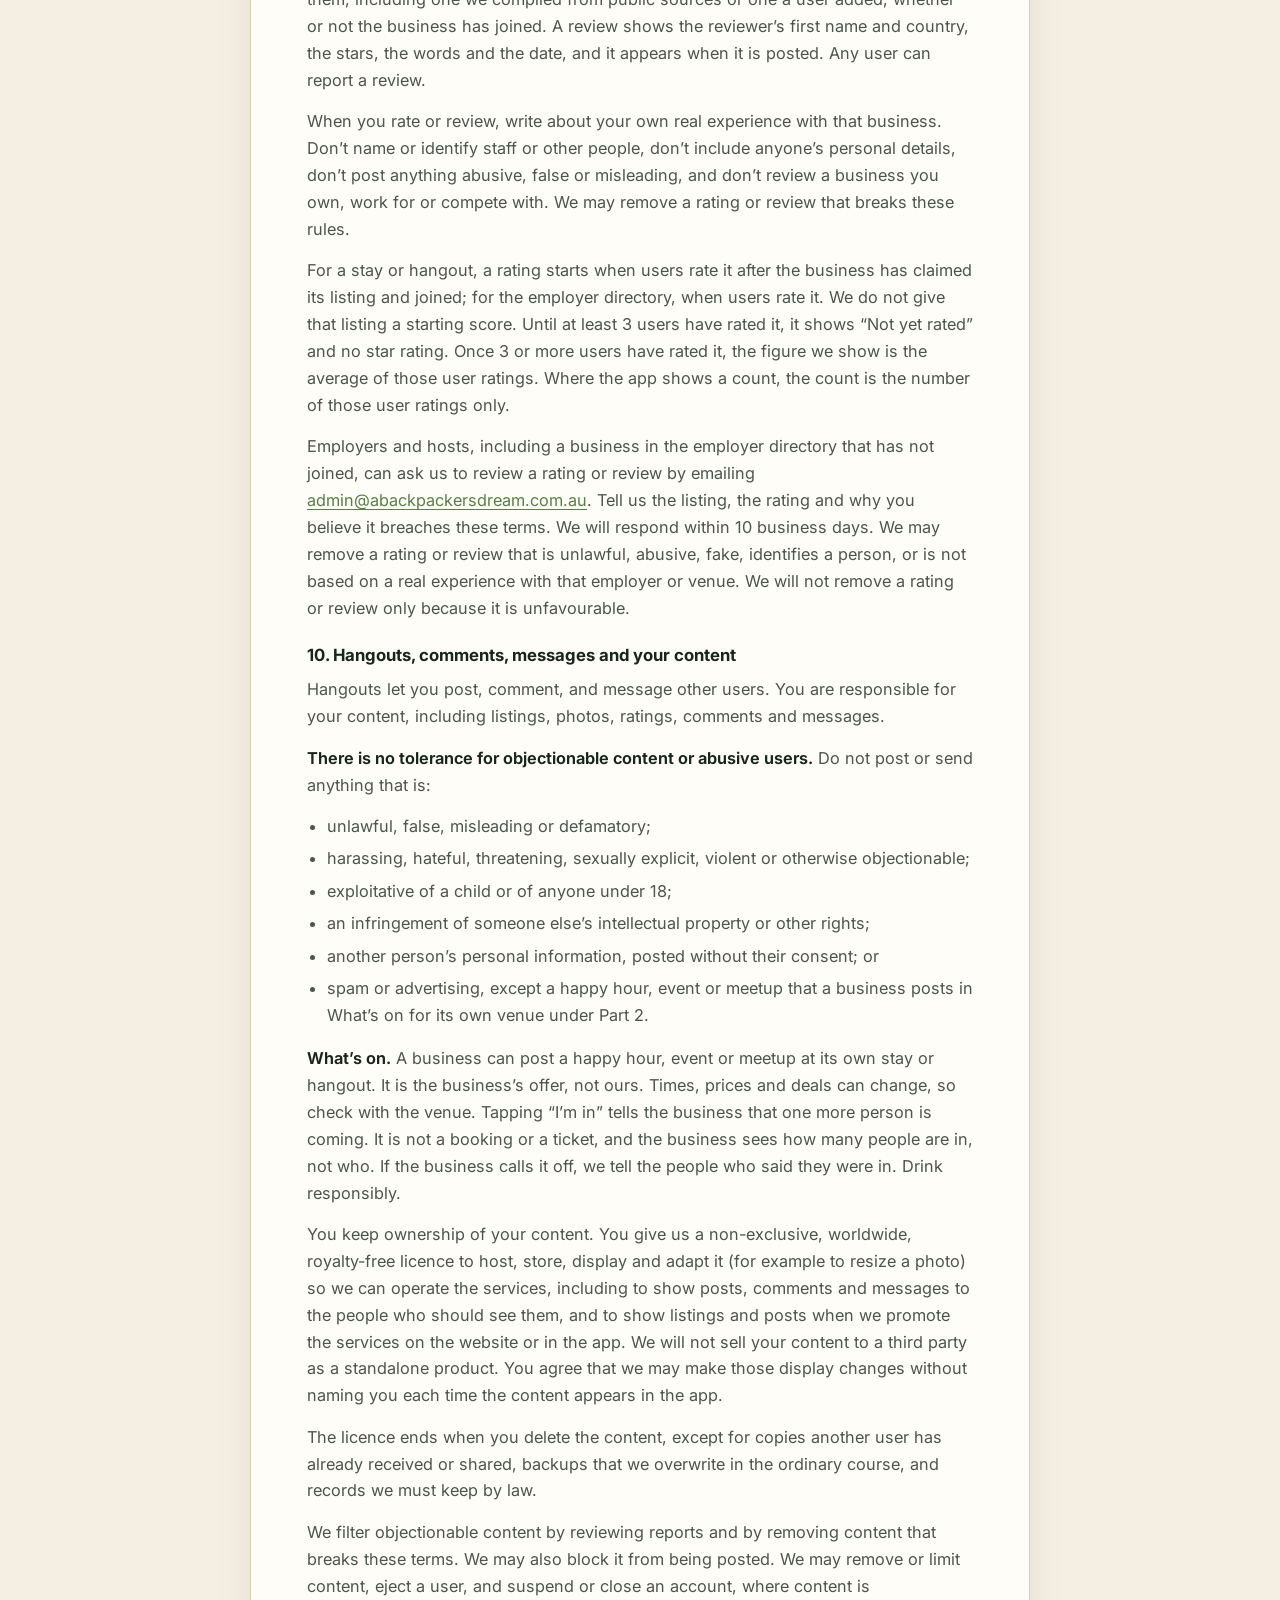
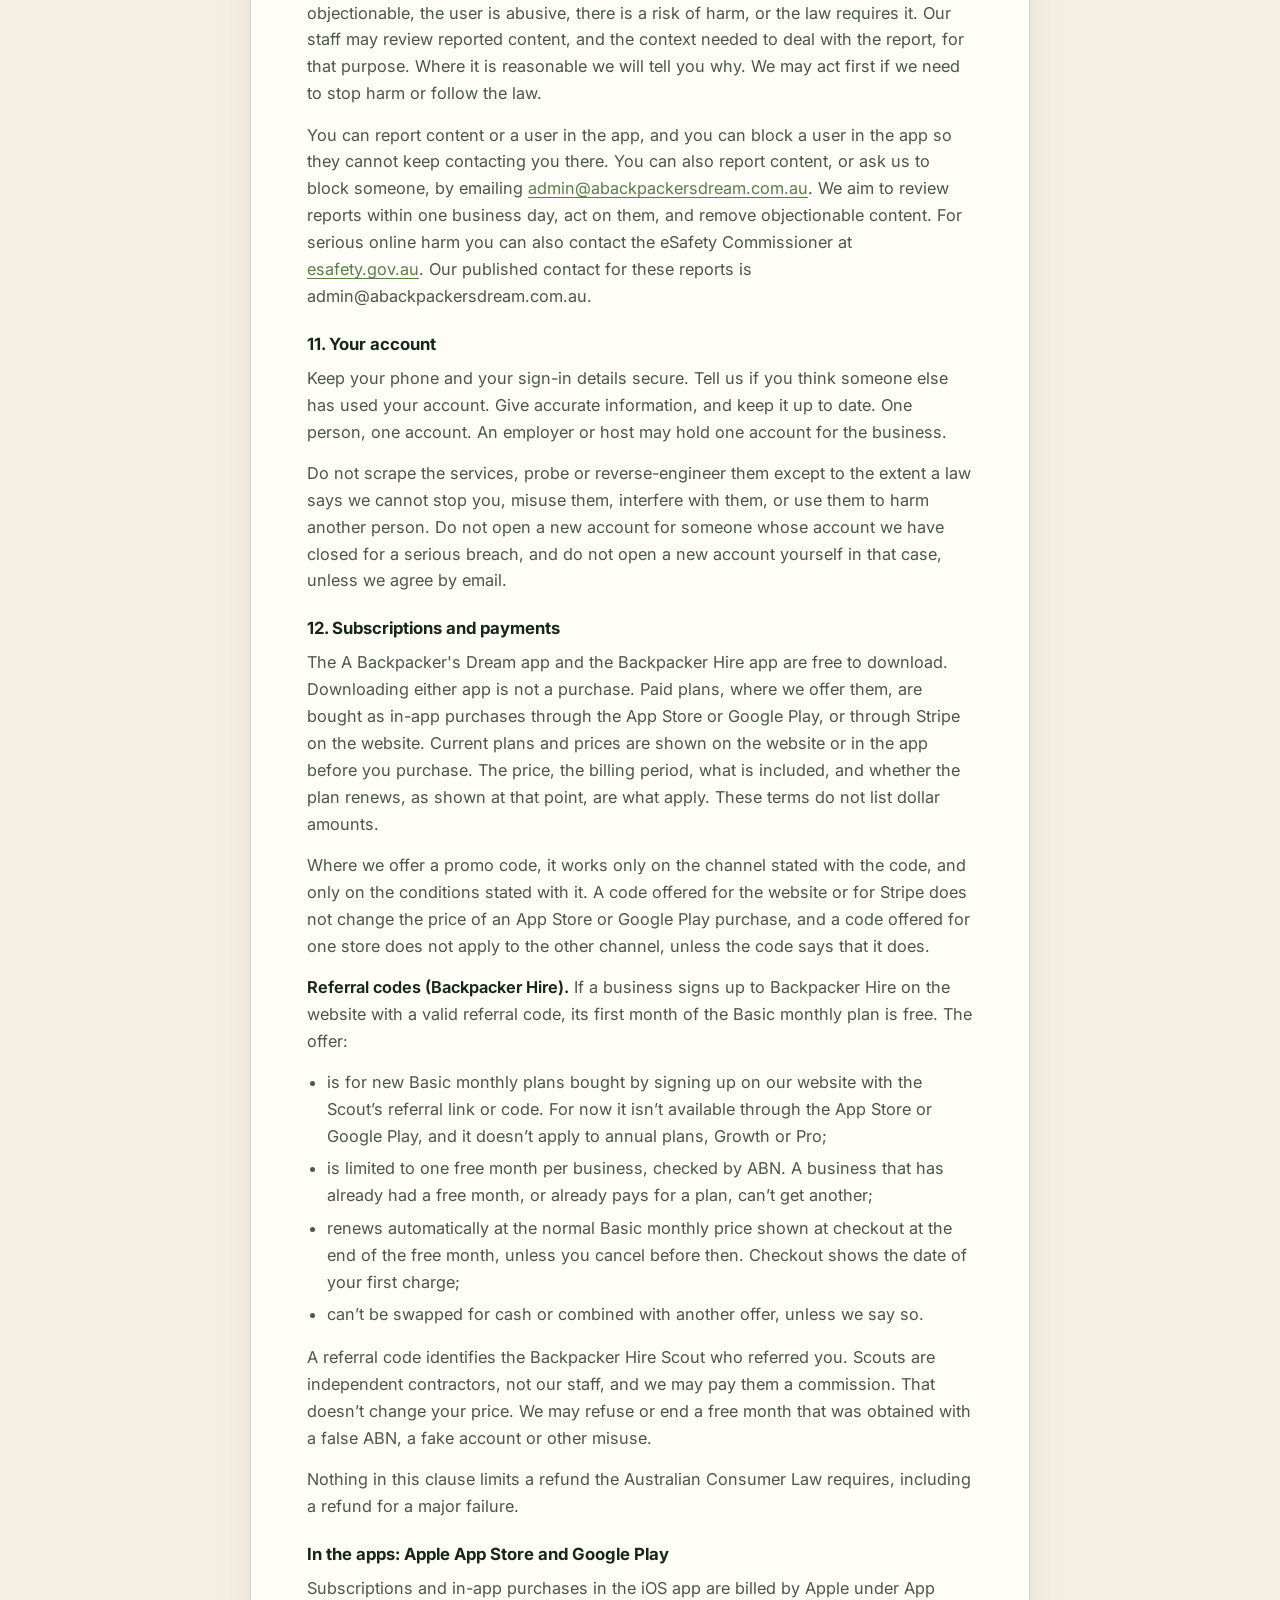
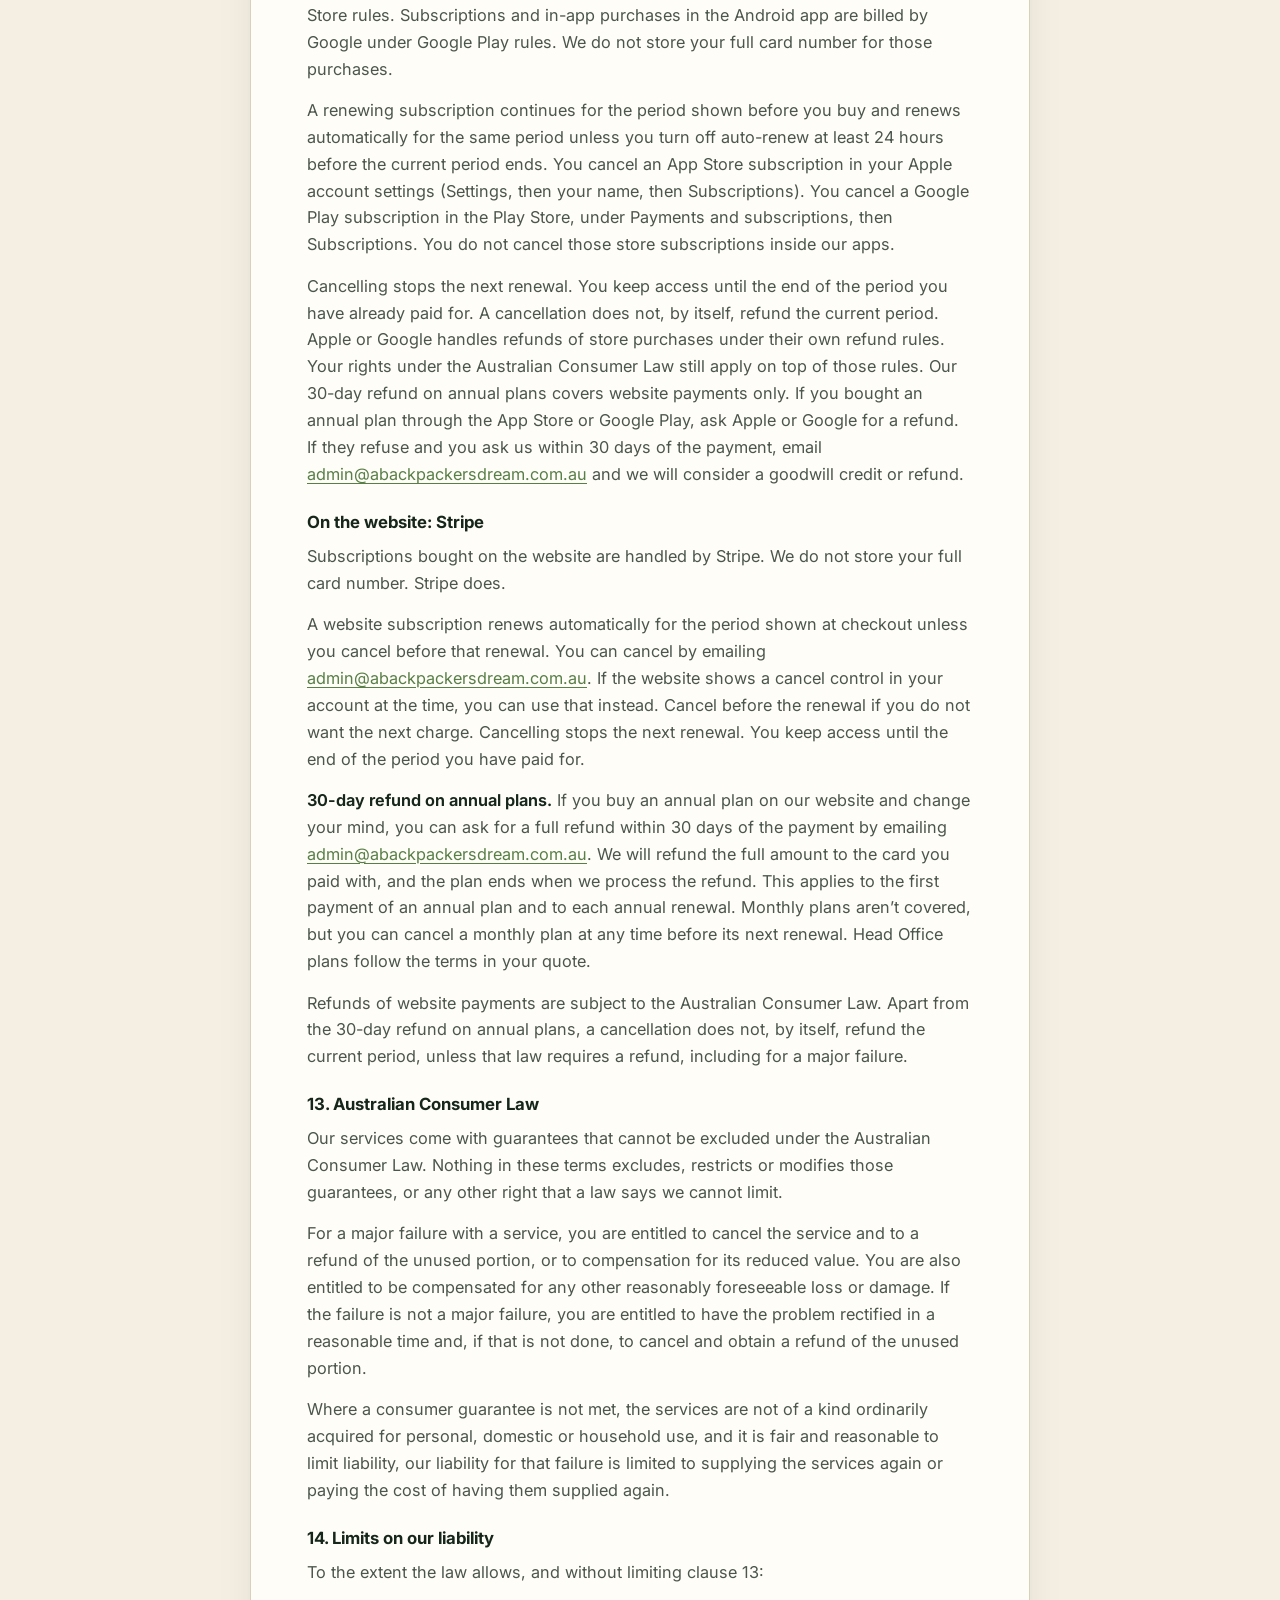
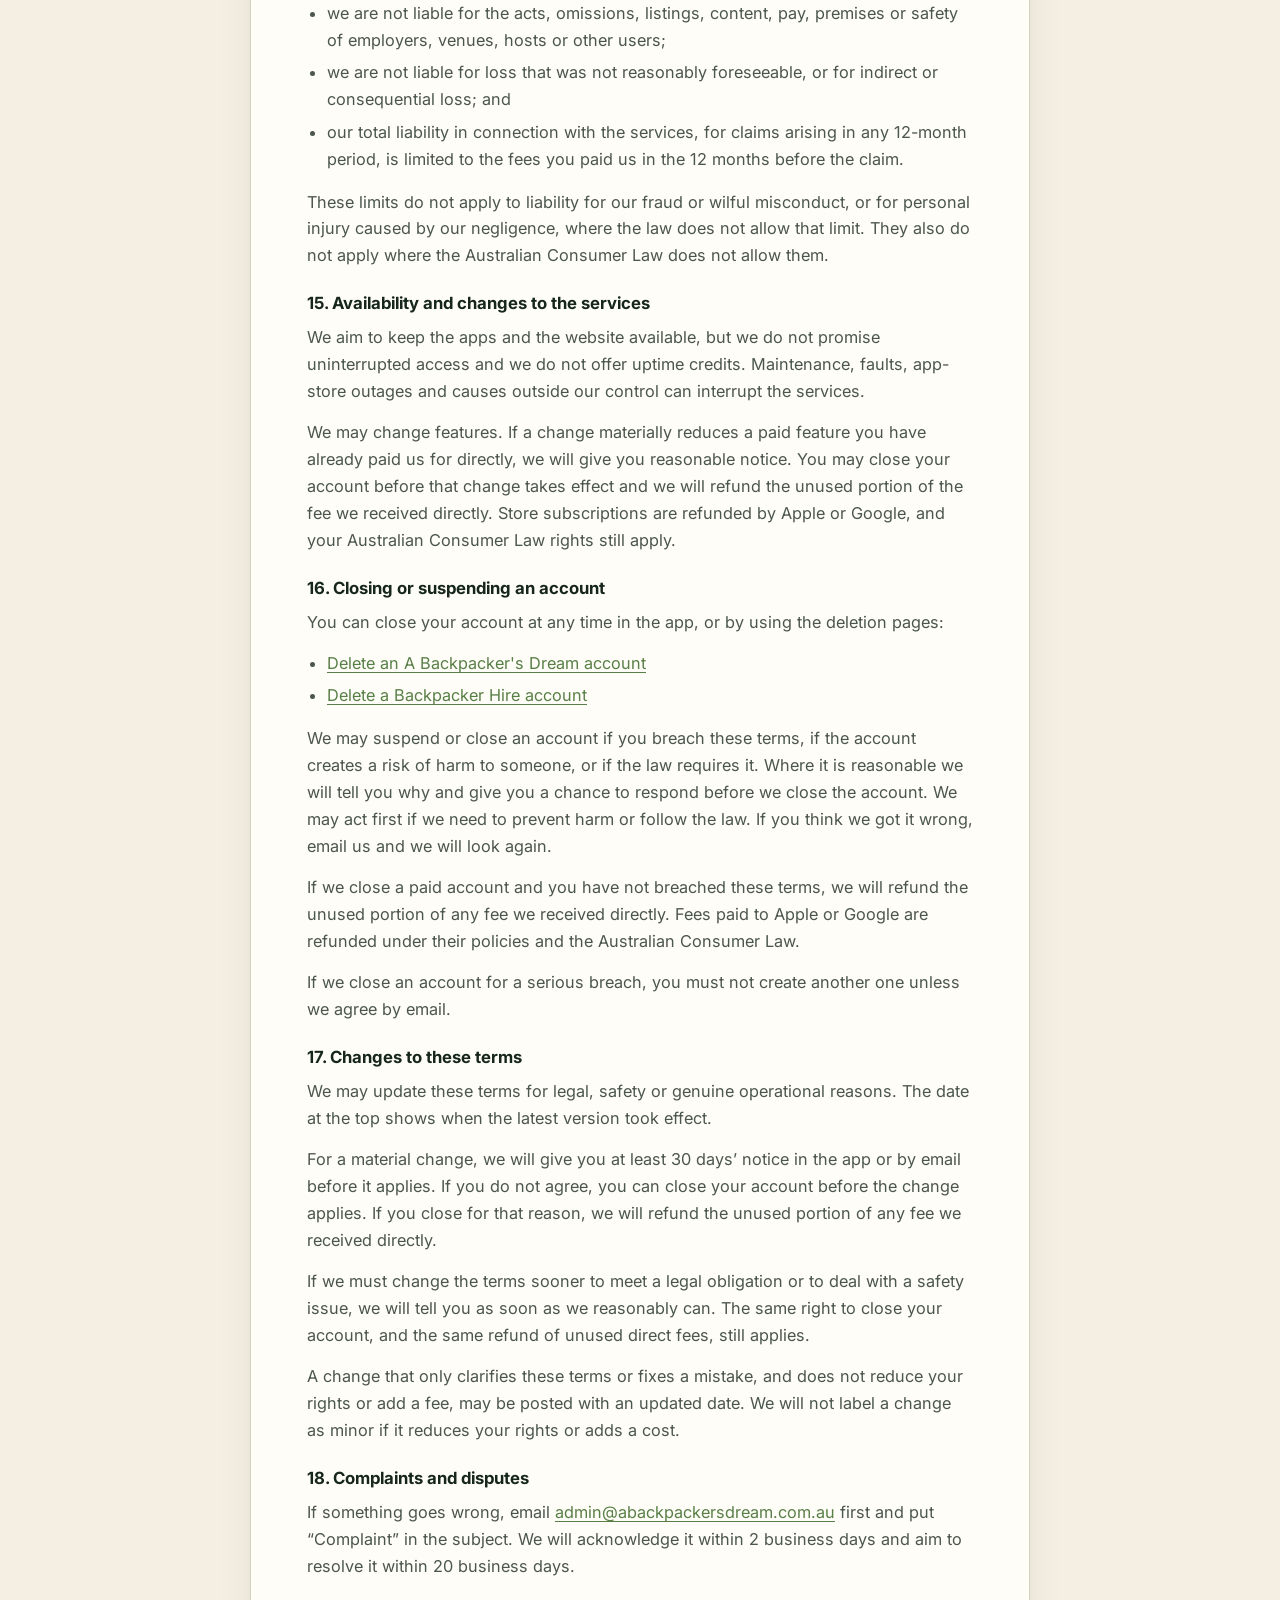
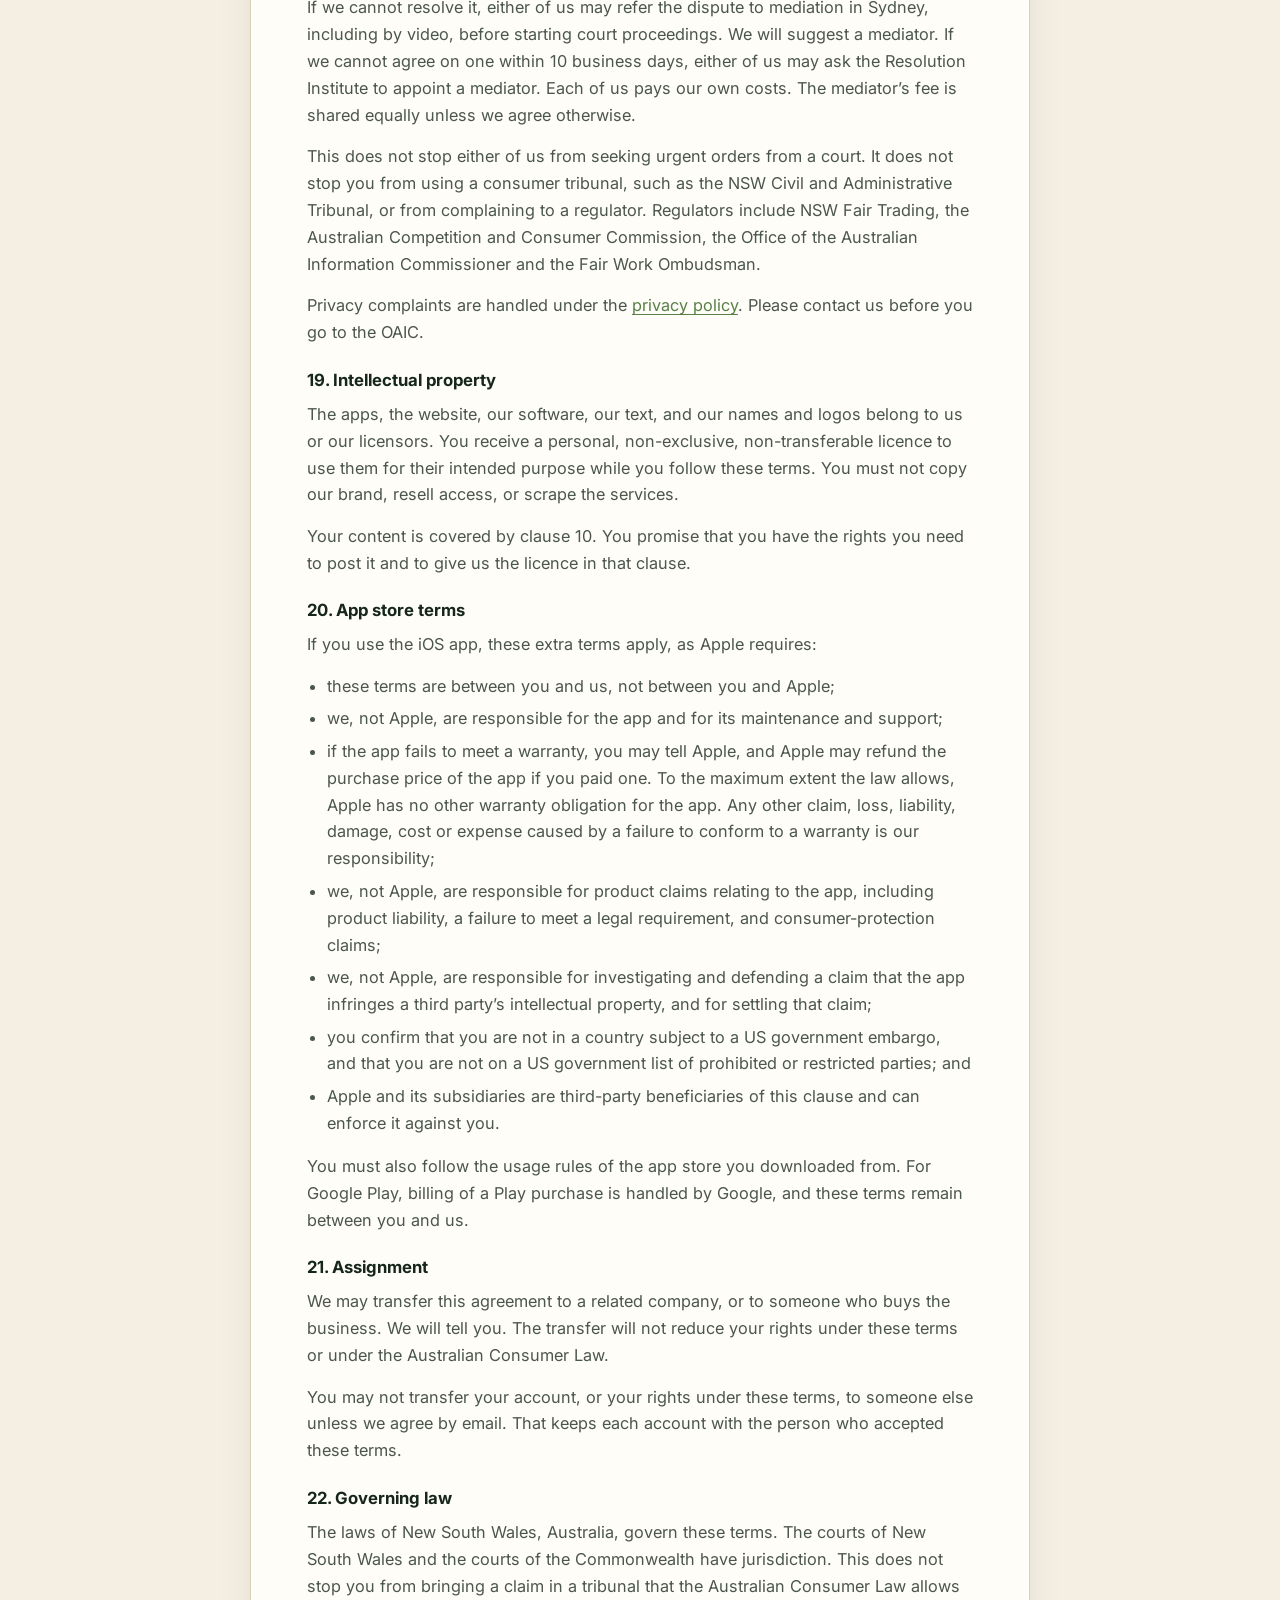
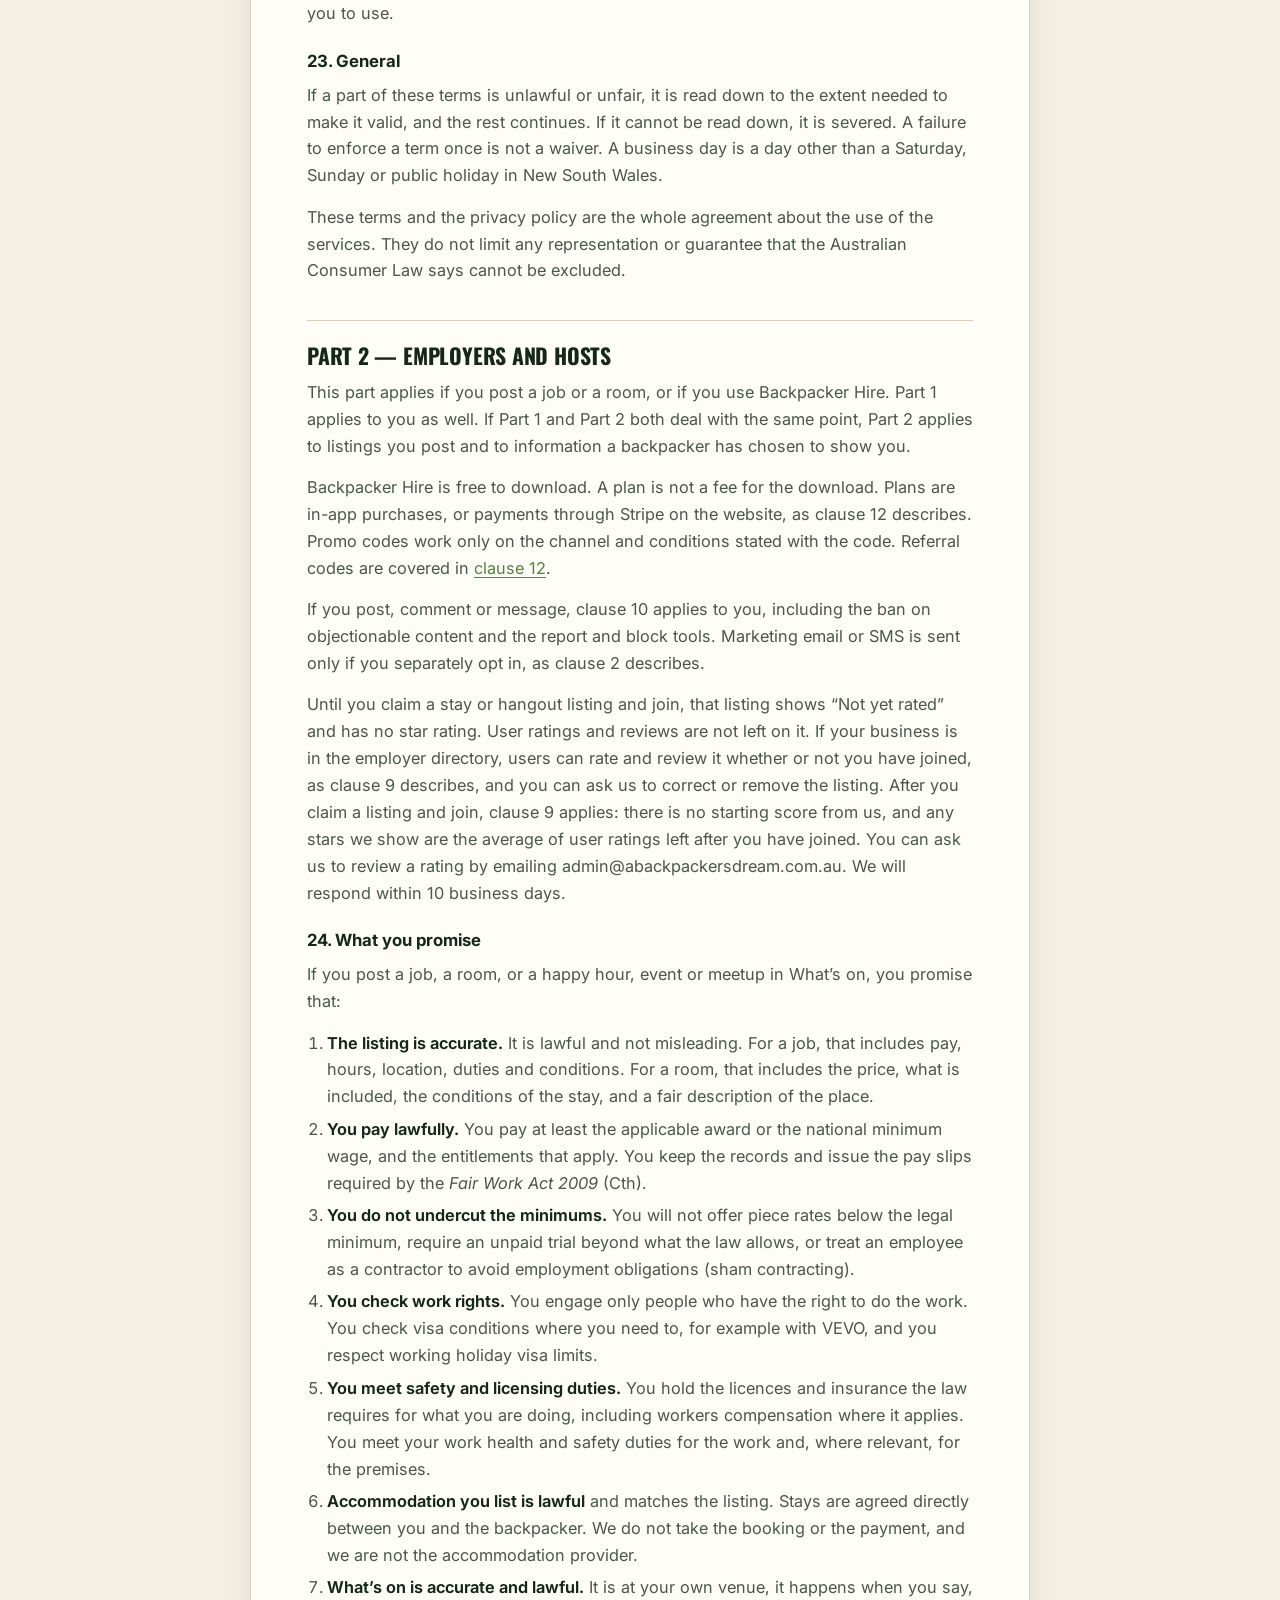
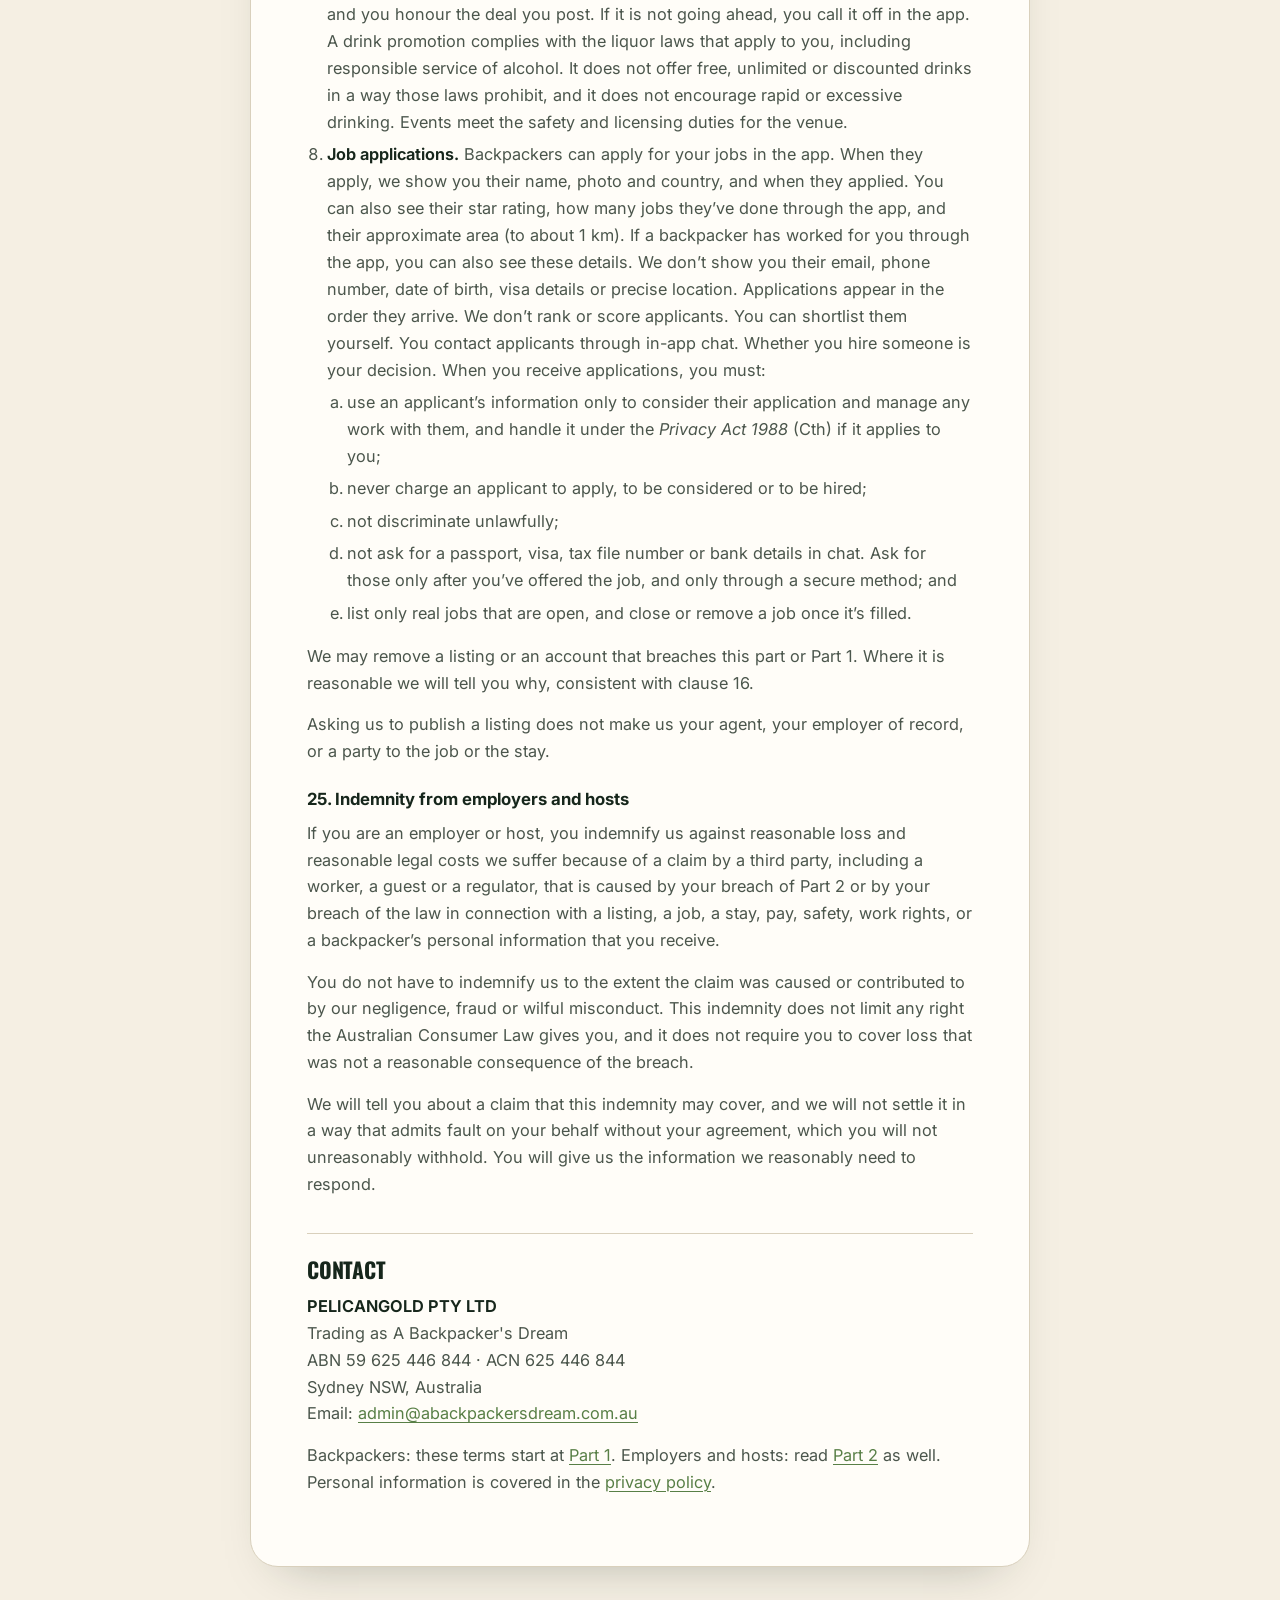
<file: terms-condition/employer/index.html>
<!doctype html>
<html lang="en-AU">
<head>
<meta charset="utf-8" />
<meta name="viewport" content="width=device-width, initial-scale=1" />
<title>Terms and Conditions | A Backpacker's Dream</title>
<meta name="description" content="Terms of use for the A Backpacker's Dream app, Backpacker Hire and abackpackersdream.com.au, operated by PELICANGOLD PTY LTD." />
<link rel="canonical" href="https://abackpackersdream.com.au/terms/" />
<meta property="og:type" content="website" />
<meta property="og:site_name" content="A Backpacker's Dream" />
<meta property="og:title" content="Terms and Conditions | A Backpacker's Dream" />
<meta property="og:description" content="Terms for backpackers, and for employers and hosts on Backpacker Hire." />
<meta property="og:url" content="https://abackpackersdream.com.au/terms/" />
<meta property="og:image" content="https://abackpackersdream.com.au/og.jpg" />
<meta property="og:image:width" content="1200" />
<meta property="og:image:height" content="630" />
<meta name="twitter:card" content="summary_large_image" />
<meta name="twitter:title" content="Terms and Conditions | A Backpacker's Dream" />
<meta name="twitter:description" content="Terms for backpackers, and for employers and hosts on Backpacker Hire." />
<meta name="twitter:image" content="https://abackpackersdream.com.au/og.jpg" />
<link rel="icon" href="/favicon.png" />
<link rel="apple-touch-icon" href="/apple-touch-icon.png" />
<link rel="preconnect" href="https://fonts.googleapis.com" />
<link rel="preconnect" href="https://fonts.gstatic.com" crossorigin />
<link href="https://fonts.googleapis.com/css2?family=Oswald:wght@500;700&family=Inter:wght@400;500;600;700&family=Instrument+Serif:ital@0;1&display=swap" rel="stylesheet" />
<link rel="stylesheet" href="/legal.css?v=3" />
</head>
<body>
<header class="site-nav">
  <div class="nav-row">
    <a class="brand" href="/"><img class="logo-mark" src="/img/logo.png" alt="A Backpacker's Dream logo" />A Backpacker's Dream</a>
    <nav class="links" aria-label="Main">
      <a href="/#path">The Journey</a>
      <a href="/hire.html">Backpacker Hire</a>
      <a href="/pricing.html">Pricing</a>
    </nav>
    <div class="nav-cta">
      <a class="btn btn-primary" href="https://apps.apple.com/app/id6752952428" target="_blank" rel="noopener">Download</a>
    </div>
  </div>
</header>

<main class="legal">
  <article class="legal-card">
    <p class="kicker">Terms of use</p>
    <h1>Terms and conditions</h1>
    <p class="updated">Last updated: 27 November 2026</p>
    <p class="lede">These terms are an agreement between you and PELICANGOLD PTY LTD (ABN 59 625 446 844, ACN 625 446 844), Sydney NSW, trading as A Backpacker's Dream (“we”, “us”).</p>
    <p>They cover the A Backpacker's Dream app, the Backpacker Hire app, and the website at abackpackersdream.com.au. They replace any earlier terms for those services.</p>

    <div class="part-switch" role="navigation" aria-label="Parts of these terms">
      <a href="#backpackers">Part 1 · Backpackers and all users</a>
      <a href="#employers">Part 2 · Employers and hosts</a>
    </div>

    <div class="note">
      <p><strong>Please read this first.</strong> We run an online noticeboard. We are not your employer, a labour hire provider, a recruitment agent or an accommodation provider. We do not give visa, migration or employment advice. You must be 18 or over. Nothing in these terms takes away rights the Australian Consumer Law gives you.</p>
    </div>

    <nav class="toc" aria-label="On this page">
      <p>On this page</p>
      <ol>
        <li><a href="#who">Who we are</a></li>
        <li><a href="#agreement">Accepting these terms</a></li>
        <li><a href="#eligibility">Who can use the services</a></li>
        <li><a href="#platform">What we are, and are not</a></li>
        <li><a href="#advice">No visa or employment advice</a></li>
        <li><a href="#reminders">Visa reminders</a></li>
        <li><a href="#jobs">Jobs, stays and job applications</a></li>
        <li><a href="#stays">Stays</a></li>
        <li><a href="#ratings">Ratings</a></li>
        <li><a href="#hangouts">Hangouts, comments and messages</a></li>
        <li><a href="#account">Your account</a></li>
        <li><a href="#payments">Subscriptions and payments</a></li>
        <li><a href="#acl">Australian Consumer Law</a></li>
        <li><a href="#liability">Limits on our liability</a></li>
        <li><a href="#availability">Availability</a></li>
        <li><a href="#termination">Closing an account</a></li>
        <li><a href="#changes">Changes to these terms</a></li>
        <li><a href="#disputes">Complaints and disputes</a></li>
        <li><a href="#ip">Intellectual property</a></li>
        <li><a href="#stores">App store terms</a></li>
        <li><a href="#assignment">Assignment</a></li>
        <li><a href="#law">Governing law</a></li>
        <li><a href="#employers">Employers and hosts</a></li>
        <li><a href="#indemnity">Indemnity</a></li>
      </ol>
    </nav>

    <h2 id="backpackers">Part 1 — Backpackers and all users</h2>
    <p>Part 1 applies to everyone who uses the website or either app. If you post a job or a room, or you use Backpacker Hire, <a href="#employers">Part 2</a> applies to you as well.</p>

    <h3 class="clause" id="who">1. Who we are</h3>
    <p>The services are operated by PELICANGOLD PTY LTD (ABN 59 625 446 844, ACN 625 446 844), Sydney NSW, Australia. Contact us at <a href="mailto:admin@abackpackersdream.com.au">admin@abackpackersdream.com.au</a>.</p>
    <p>Our <a href="/privacy-policy/">privacy policy</a> explains how we handle personal information. It is not a substitute for these terms.</p>

    <h3 class="clause" id="agreement">2. Accepting these terms</h3>
    <p>By creating an account, downloading an app, or using the website, you agree to these terms. If you do not agree, do not use the services.</p>
    <p>Before an account is created, you are asked to confirm two separate points. The marketing choice is unticked unless you tick it:</p>
    <ul>
      <li>Required: “I’m 18 or over and agree to the Terms of Use and Privacy Policy.”</li>
      <li>Optional, unticked: “Send me news and offers by email or SMS. I can unsubscribe any time.”</li>
    </ul>
    <p>We send marketing email or SMS only if you tick that second box. Agreeing to these terms is not consent to marketing. How marketing and service messages work is set out in the privacy policy, including the Spam Act rules for unsubscribe and STOP.</p>

    <h3 class="clause" id="eligibility">3. Who can use the services</h3>
    <p>You must be 18 or over and able to enter a binding contract. The services are not for children.</p>
    <p>If you use Backpacker Hire as an employer or host, you must be a business that is lawfully operating in Australia, and the ABN you give us must be accurate and yours to use.</p>

    <h3 class="clause" id="platform">4. What we are, and what we are not</h3>
    <p>We provide an online platform where backpackers can find information about jobs, places to stay and other backpackers, and where employers and hosts can publish listings.</p>
    <p>We provide an online platform only. We are not:</p>
    <ul>
      <li>an employer or a worker;</li>
      <li>a labour hire provider;</li>
      <li>a recruitment agent;</li>
      <li>an accommodation provider; or</li>
      <li>a travel agent.</li>
    </ul>
    <p>Any job is a matter between the backpacker and the employer. Any stay is booked directly with the venue or host. We are not a party to those arrangements. We do not check, guarantee or supervise employers, venues, listings, work sites, rooms or users, and we do not promise that a search will produce a match.</p>

    <h3 class="clause" id="advice">5. No visa, migration or employment advice</h3>
    <p>Nothing in the apps or on the website is immigration advice, visa advice, legal advice, tax advice or employment advice. We are not a registered migration agent and we are not an Australian legal practitioner.</p>
    <p>Only a registered migration agent, or an Australian legal practitioner, can give immigration assistance. Check your visa conditions with the Department of Home Affairs, including through VEVO, or with a registered migration agent. Check pay and workplace rights with the Fair Work Ombudsman at <a href="https://www.fairwork.gov.au" target="_blank" rel="noopener">fairwork.gov.au</a>.</p>

    <h3 class="clause" id="reminders">6. Visa reminders</h3>
    <p>Visa reminders are a convenience tool. They are based only on the visa type and expiry date you enter. They are general information, not advice about your visa.</p>
    <p>A reminder can be late, wrong or not delivered, for example if notifications are off, the date you entered is wrong, or a network fails. You remain responsible for knowing and complying with your visa conditions and dates. Check VEVO or ask a registered migration agent.</p>
    <p>Visa reminders are service messages. They are not marketing, and they do not include promotions.</p>

    <h3 class="clause" id="jobs">7. Jobs, stays and job applications</h3>
    <p>Listings of businesses, jobs and stays are posted by businesses, added by us, added by users, or compiled from public information. Some listing and map data © OpenStreetMap contributors, available under the Open Database Licence (<a href="https://www.openstreetmap.org/copyright" target="_blank" rel="noopener">openstreetmap.org/copyright</a>). A business may not have reviewed or endorsed the listing. Details, including pay, hours, price and availability, may be out of date or incomplete. Confirm them directly with the business before you rely on them.</p>
    <p>Some jobs show “May count for 88 days”. This is general information only: we work it out from the type of work the business chose and the job’s postcode, checked against the Department of Home Affairs’ published lists for second and third year Working Holiday (subclass 417) and Work and Holiday (subclass 462) visas. It is not migration advice, and we don’t promise that any work will count towards a visa: that also depends on your pay, your payslips, the lists in force when you apply, and Home Affairs’ decision. Check with Home Affairs or a registered migration agent before you rely on it.</p>
    <p>We are not affiliated with a listed business, and a listed business has not endorsed us, unless that listing says so.</p>
    <p id="employer-directory"><strong>Employer directory.</strong> The app lists businesses that may hire backpackers, with the phone numbers, role email addresses and websites those businesses publish themselves. A listing does not mean the business is hiring or has agreed to be listed. You can add a business that isn’t listed. Add only a real business and its own public details, never a person’s mobile number, private email or name. A business you add shows that a backpacker added it. We keep one listing for each business: we may correct, merge or remove a listing, including one you added.</p>
    <p>A business can ask us to claim, correct or remove its listing by emailing <a href="mailto:admin@abackpackersdream.com.au?subject=Listing%20claim%20or%20removal">admin@abackpackersdream.com.au</a>. We aim to respond within 5 business days.</p>
    <p>You can apply for jobs in the app. When you apply, we send the business your name, photo and country, and when you applied. The business can also see your star rating, how many jobs you’ve done through the app and your approximate area (to about 1 km). A business you have worked for through the app can also see these details. Our <a href="/privacy-policy/#applications">privacy policy</a> explains what an application does and does not share. You can withdraw an application while it is pending. Applying does not mean you will be hired: the business decides.</p>
    <p>We never charge you to apply for a job.</p>
    <p>A job listed in the app may not count as specified work for a second or third Working Holiday visa. Check the Department of Home Affairs website or ask a registered migration agent before you rely on a job for your visa.</p>
    <p>We do not employ you, pay you, or decide whether you are hired. We do not check that a business is paying lawful rates. That duty sits with the business.</p>

    <h3 class="clause" id="stays">8. Stays</h3>
    <p>Stay listings are information only, including listings we compile from public sources under clause 7. Price, availability, house rules and facilities can change. Confirm them directly with the venue or host before you commit.</p>
    <p>We do not take bookings for stays and we do not take payments for stays. You arrange the stay with the venue or host.</p>

    <h3 class="clause" id="ratings">9. Ratings</h3>
    <p>A rating is a user’s opinion, not ours, and not a promise about what you will experience.</p>
    <p>An unclaimed stay or hangout listing, including one we compiled from public sources, shows <strong>“Not yet rated”</strong> and carries no star rating. That label is not a score and it is not our recommendation. User ratings and reviews are not left on an unclaimed stay or hangout. Ratings apply to it only once the business has claimed that listing and joined.</p>
    <p>Businesses in the employer directory are different: users can rate and review any of them, including one we compiled from public sources or one a user added, whether or not the business has joined. A review shows the reviewer’s first name and country, the stars, the words and the date, and it appears when it is posted. Any user can report a review.</p>
    <p>When you rate or review, write about your own real experience with that business. Don’t name or identify staff or other people, don’t include anyone’s personal details, don’t post anything abusive, false or misleading, and don’t review a business you own, work for or compete with. We may remove a rating or review that breaks these rules.</p>
    <p>For a stay or hangout, a rating starts when users rate it after the business has claimed its listing and joined; for the employer directory, when users rate it. We do not give that listing a starting score. Until at least 3 users have rated it, it shows “Not yet rated” and no star rating. Once 3 or more users have rated it, the figure we show is the average of those user ratings. Where the app shows a count, the count is the number of those user ratings only.</p>
    <p>Employers and hosts, including a business in the employer directory that has not joined, can ask us to review a rating or review by emailing <a href="mailto:admin@abackpackersdream.com.au?subject=Rating%20review">admin@abackpackersdream.com.au</a>. Tell us the listing, the rating and why you believe it breaches these terms. We will respond within 10 business days. We may remove a rating or review that is unlawful, abusive, fake, identifies a person, or is not based on a real experience with that employer or venue. We will not remove a rating or review only because it is unfavourable.</p>

    <h3 class="clause" id="hangouts">10. Hangouts, comments, messages and your content</h3>
    <p>Hangouts let you post, comment, and message other users. You are responsible for your content, including listings, photos, ratings, comments and messages.</p>
    <p><strong>There is no tolerance for objectionable content or abusive users.</strong> Do not post or send anything that is:</p>
    <ul>
      <li>unlawful, false, misleading or defamatory;</li>
      <li>harassing, hateful, threatening, sexually explicit, violent or otherwise objectionable;</li>
      <li>exploitative of a child or of anyone under 18;</li>
      <li>an infringement of someone else’s intellectual property or other rights;</li>
      <li>another person’s personal information, posted without their consent; or</li>
      <li>spam or advertising, except a happy hour, event or meetup that a business posts in What’s on for its own venue under Part 2.</li>
    </ul>
    <p><strong>What’s on.</strong> A business can post a happy hour, event or meetup at its own stay or hangout. It is the business’s offer, not ours. Times, prices and deals can change, so check with the venue. Tapping “I’m in” tells the business that one more person is coming. It is not a booking or a ticket, and the business sees how many people are in, not who. If the business calls it off, we tell the people who said they were in. Drink responsibly.</p>
    <p>You keep ownership of your content. You give us a non-exclusive, worldwide, royalty-free licence to host, store, display and adapt it (for example to resize a photo) so we can operate the services, including to show posts, comments and messages to the people who should see them, and to show listings and posts when we promote the services on the website or in the app. We will not sell your content to a third party as a standalone product. You agree that we may make those display changes without naming you each time the content appears in the app.</p>
    <p>The licence ends when you delete the content, except for copies another user has already received or shared, backups that we overwrite in the ordinary course, and records we must keep by law.</p>
    <p>We filter objectionable content by reviewing reports and by removing content that breaks these terms. We may also block it from being posted. We may remove or limit content, eject a user, and suspend or close an account, where content is objectionable, the user is abusive, there is a risk of harm, or the law requires it. Our staff may review reported content, and the context needed to deal with the report, for that purpose. Where it is reasonable we will tell you why. We may act first if we need to stop harm or follow the law.</p>
    <p>You can report content or a user in the app, and you can block a user in the app so they cannot keep contacting you there. You can also report content, or ask us to block someone, by emailing <a href="mailto:admin@abackpackersdream.com.au?subject=Report%20content">admin@abackpackersdream.com.au</a>. We aim to review reports within one business day, act on them, and remove objectionable content. For serious online harm you can also contact the eSafety Commissioner at <a href="https://www.esafety.gov.au" target="_blank" rel="noopener">esafety.gov.au</a>. Our published contact for these reports is admin@abackpackersdream.com.au.</p>

    <h3 class="clause" id="account">11. Your account</h3>
    <p>Keep your phone and your sign-in details secure. Tell us if you think someone else has used your account. Give accurate information, and keep it up to date. One person, one account. An employer or host may hold one account for the business.</p>
    <p>Do not scrape the services, probe or reverse-engineer them except to the extent a law says we cannot stop you, misuse them, interfere with them, or use them to harm another person. Do not open a new account for someone whose account we have closed for a serious breach, and do not open a new account yourself in that case, unless we agree by email.</p>

    <h3 class="clause" id="payments">12. Subscriptions and payments</h3>
    <p>The A Backpacker's Dream app and the Backpacker Hire app are free to download. Downloading either app is not a purchase. Paid plans, where we offer them, are bought as in-app purchases through the App Store or Google Play, or through Stripe on the website. Current plans and prices are shown on the website or in the app before you purchase. The price, the billing period, what is included, and whether the plan renews, as shown at that point, are what apply. These terms do not list dollar amounts.</p>
    <p>Where we offer a promo code, it works only on the channel stated with the code, and only on the conditions stated with it. A code offered for the website or for Stripe does not change the price of an App Store or Google Play purchase, and a code offered for one store does not apply to the other channel, unless the code says that it does.</p>
    <p id="referral-codes"><strong>Referral codes (Backpacker Hire).</strong> If a business signs up to Backpacker Hire on the website with a valid referral code, its first month of the Basic monthly plan is free. The offer:</p>
    <ul>
      <li>is for new Basic monthly plans bought by signing up on our website with the Scout’s referral link or code. For now it isn’t available through the App Store or Google Play, and it doesn’t apply to annual plans, Growth or Pro;</li>
      <li>is limited to one free month per business, checked by ABN. A business that has already had a free month, or already pays for a plan, can’t get another;</li>
      <li>renews automatically at the normal Basic monthly price shown at checkout at the end of the free month, unless you cancel before then. Checkout shows the date of your first charge;</li>
      <li>can’t be swapped for cash or combined with another offer, unless we say so.</li>
    </ul>
    <p>A referral code identifies the Backpacker Hire Scout who referred you. Scouts are independent contractors, not our staff, and we may pay them a commission. That doesn’t change your price. We may refuse or end a free month that was obtained with a false ABN, a fake account or other misuse.</p>
    <p>Nothing in this clause limits a refund the Australian Consumer Law requires, including a refund for a major failure.</p>
    <h3>In the apps: Apple App Store and Google Play</h3>
    <p>Subscriptions and in-app purchases in the iOS app are billed by Apple under App Store rules. Subscriptions and in-app purchases in the Android app are billed by Google under Google Play rules. We do not store your full card number for those purchases.</p>
    <p>A renewing subscription continues for the period shown before you buy and renews automatically for the same period unless you turn off auto-renew at least 24 hours before the current period ends. You cancel an App Store subscription in your Apple account settings (Settings, then your name, then Subscriptions). You cancel a Google Play subscription in the Play Store, under Payments and subscriptions, then Subscriptions. You do not cancel those store subscriptions inside our apps.</p>
    <p>Cancelling stops the next renewal. You keep access until the end of the period you have already paid for. A cancellation does not, by itself, refund the current period. Apple or Google handles refunds of store purchases under their own refund rules. Your rights under the Australian Consumer Law still apply on top of those rules. Our 30-day refund on annual plans covers website payments only. If you bought an annual plan through the App Store or Google Play, ask Apple or Google for a refund. If they refuse and you ask us within 30 days of the payment, email <a href="mailto:admin@abackpackersdream.com.au">admin@abackpackersdream.com.au</a> and we will consider a goodwill credit or refund.</p>
    <h3>On the website: Stripe</h3>
    <p>Subscriptions bought on the website are handled by Stripe. We do not store your full card number. Stripe does.</p>
    <p>A website subscription renews automatically for the period shown at checkout unless you cancel before that renewal. You can cancel by emailing <a href="mailto:admin@abackpackersdream.com.au?subject=Cancel%20subscription">admin@abackpackersdream.com.au</a>. If the website shows a cancel control in your account at the time, you can use that instead. Cancel before the renewal if you do not want the next charge. Cancelling stops the next renewal. You keep access until the end of the period you have paid for.</p>
    <p id="annual-refund"><strong>30-day refund on annual plans.</strong> If you buy an annual plan on our website and change your mind, you can ask for a full refund within 30 days of the payment by emailing <a href="mailto:admin@abackpackersdream.com.au?subject=Annual%20plan%20refund">admin@abackpackersdream.com.au</a>. We will refund the full amount to the card you paid with, and the plan ends when we process the refund. This applies to the first payment of an annual plan and to each annual renewal. Monthly plans aren’t covered, but you can cancel a monthly plan at any time before its next renewal. Head Office plans follow the terms in your quote.</p>
    <p>Refunds of website payments are subject to the Australian Consumer Law. Apart from the 30-day refund on annual plans, a cancellation does not, by itself, refund the current period, unless that law requires a refund, including for a major failure.</p>

    <h3 class="clause" id="acl">13. Australian Consumer Law</h3>
    <p>Our services come with guarantees that cannot be excluded under the Australian Consumer Law. Nothing in these terms excludes, restricts or modifies those guarantees, or any other right that a law says we cannot limit.</p>
    <p>For a major failure with a service, you are entitled to cancel the service and to a refund of the unused portion, or to compensation for its reduced value. You are also entitled to be compensated for any other reasonably foreseeable loss or damage. If the failure is not a major failure, you are entitled to have the problem rectified in a reasonable time and, if that is not done, to cancel and obtain a refund of the unused portion.</p>
    <p>Where a consumer guarantee is not met, the services are not of a kind ordinarily acquired for personal, domestic or household use, and it is fair and reasonable to limit liability, our liability for that failure is limited to supplying the services again or paying the cost of having them supplied again.</p>

    <h3 class="clause" id="liability">14. Limits on our liability</h3>
    <p>To the extent the law allows, and without limiting clause 13:</p>
    <ul>
      <li>we are not liable for the acts, omissions, listings, content, pay, premises or safety of employers, venues, hosts or other users;</li>
      <li>we are not liable for loss that was not reasonably foreseeable, or for indirect or consequential loss; and</li>
      <li>our total liability in connection with the services, for claims arising in any 12-month period, is limited to the fees you paid us in the 12 months before the claim.</li>
    </ul>
    <p>These limits do not apply to liability for our fraud or wilful misconduct, or for personal injury caused by our negligence, where the law does not allow that limit. They also do not apply where the Australian Consumer Law does not allow them.</p>

    <h3 class="clause" id="availability">15. Availability and changes to the services</h3>
    <p>We aim to keep the apps and the website available, but we do not promise uninterrupted access and we do not offer uptime credits. Maintenance, faults, app-store outages and causes outside our control can interrupt the services.</p>
    <p>We may change features. If a change materially reduces a paid feature you have already paid us for directly, we will give you reasonable notice. You may close your account before that change takes effect and we will refund the unused portion of the fee we received directly. Store subscriptions are refunded by Apple or Google, and your Australian Consumer Law rights still apply.</p>

    <h3 class="clause" id="termination">16. Closing or suspending an account</h3>
    <p>You can close your account at any time in the app, or by using the deletion pages:</p>
    <ul>
      <li><a href="https://abackpackersdream.com.au/delete-your-a-backpacker-account/">Delete an A Backpacker's Dream account</a></li>
      <li><a href="https://abackpackersdream.com.au/delete-your-backpacker-hire-account/">Delete a Backpacker Hire account</a></li>
    </ul>
    <p>We may suspend or close an account if you breach these terms, if the account creates a risk of harm to someone, or if the law requires it. Where it is reasonable we will tell you why and give you a chance to respond before we close the account. We may act first if we need to prevent harm or follow the law. If you think we got it wrong, email us and we will look again.</p>
    <p>If we close a paid account and you have not breached these terms, we will refund the unused portion of any fee we received directly. Fees paid to Apple or Google are refunded under their policies and the Australian Consumer Law.</p>
    <p>If we close an account for a serious breach, you must not create another one unless we agree by email.</p>

    <h3 class="clause" id="changes">17. Changes to these terms</h3>
    <p>We may update these terms for legal, safety or genuine operational reasons. The date at the top shows when the latest version took effect.</p>
    <p>For a material change, we will give you at least 30 days’ notice in the app or by email before it applies. If you do not agree, you can close your account before the change applies. If you close for that reason, we will refund the unused portion of any fee we received directly.</p>
    <p>If we must change the terms sooner to meet a legal obligation or to deal with a safety issue, we will tell you as soon as we reasonably can. The same right to close your account, and the same refund of unused direct fees, still applies.</p>
    <p>A change that only clarifies these terms or fixes a mistake, and does not reduce your rights or add a fee, may be posted with an updated date. We will not label a change as minor if it reduces your rights or adds a cost.</p>

    <h3 class="clause" id="disputes">18. Complaints and disputes</h3>
    <p>If something goes wrong, email <a href="mailto:admin@abackpackersdream.com.au?subject=Complaint">admin@abackpackersdream.com.au</a> first and put “Complaint” in the subject. We will acknowledge it within 2 business days and aim to resolve it within 20 business days.</p>
    <p>If we cannot resolve it, either of us may refer the dispute to mediation in Sydney, including by video, before starting court proceedings. We will suggest a mediator. If we cannot agree on one within 10 business days, either of us may ask the Resolution Institute to appoint a mediator. Each of us pays our own costs. The mediator’s fee is shared equally unless we agree otherwise.</p>
    <p>This does not stop either of us from seeking urgent orders from a court. It does not stop you from using a consumer tribunal, such as the NSW Civil and Administrative Tribunal, or from complaining to a regulator. Regulators include NSW Fair Trading, the Australian Competition and Consumer Commission, the Office of the Australian Information Commissioner and the Fair Work Ombudsman.</p>
    <p>Privacy complaints are handled under the <a href="/privacy-policy/#complaints">privacy policy</a>. Please contact us before you go to the OAIC.</p>

    <h3 class="clause" id="ip">19. Intellectual property</h3>
    <p>The apps, the website, our software, our text, and our names and logos belong to us or our licensors. You receive a personal, non-exclusive, non-transferable licence to use them for their intended purpose while you follow these terms. You must not copy our brand, resell access, or scrape the services.</p>
    <p>Your content is covered by clause 10. You promise that you have the rights you need to post it and to give us the licence in that clause.</p>

    <h3 class="clause" id="stores">20. App store terms</h3>
    <p>If you use the iOS app, these extra terms apply, as Apple requires:</p>
    <ul>
      <li>these terms are between you and us, not between you and Apple;</li>
      <li>we, not Apple, are responsible for the app and for its maintenance and support;</li>
      <li>if the app fails to meet a warranty, you may tell Apple, and Apple may refund the purchase price of the app if you paid one. To the maximum extent the law allows, Apple has no other warranty obligation for the app. Any other claim, loss, liability, damage, cost or expense caused by a failure to conform to a warranty is our responsibility;</li>
      <li>we, not Apple, are responsible for product claims relating to the app, including product liability, a failure to meet a legal requirement, and consumer-protection claims;</li>
      <li>we, not Apple, are responsible for investigating and defending a claim that the app infringes a third party’s intellectual property, and for settling that claim;</li>
      <li>you confirm that you are not in a country subject to a US government embargo, and that you are not on a US government list of prohibited or restricted parties; and</li>
      <li>Apple and its subsidiaries are third-party beneficiaries of this clause and can enforce it against you.</li>
    </ul>
    <p>You must also follow the usage rules of the app store you downloaded from. For Google Play, billing of a Play purchase is handled by Google, and these terms remain between you and us.</p>

    <h3 class="clause" id="assignment">21. Assignment</h3>
    <p>We may transfer this agreement to a related company, or to someone who buys the business. We will tell you. The transfer will not reduce your rights under these terms or under the Australian Consumer Law.</p>
    <p>You may not transfer your account, or your rights under these terms, to someone else unless we agree by email. That keeps each account with the person who accepted these terms.</p>

    <h3 class="clause" id="law">22. Governing law</h3>
    <p>The laws of New South Wales, Australia, govern these terms. The courts of New South Wales and the courts of the Commonwealth have jurisdiction. This does not stop you from bringing a claim in a tribunal that the Australian Consumer Law allows you to use.</p>

    <h3 class="clause" id="general">23. General</h3>
    <p>If a part of these terms is unlawful or unfair, it is read down to the extent needed to make it valid, and the rest continues. If it cannot be read down, it is severed. A failure to enforce a term once is not a waiver. A business day is a day other than a Saturday, Sunday or public holiday in New South Wales.</p>
    <p>These terms and the privacy policy are the whole agreement about the use of the services. They do not limit any representation or guarantee that the Australian Consumer Law says cannot be excluded.</p>

    <h2 id="employers">Part 2 — Employers and hosts</h2>
    <p>This part applies if you post a job or a room, or if you use Backpacker Hire. Part 1 applies to you as well. If Part 1 and Part 2 both deal with the same point, Part 2 applies to listings you post and to information a backpacker has chosen to show you.</p>
    <p>Backpacker Hire is free to download. A plan is not a fee for the download. Plans are in-app purchases, or payments through Stripe on the website, as clause 12 describes. Promo codes work only on the channel and conditions stated with the code. Referral codes are covered in <a href="#referral-codes">clause 12</a>.</p>
    <p>If you post, comment or message, clause 10 applies to you, including the ban on objectionable content and the report and block tools. Marketing email or SMS is sent only if you separately opt in, as clause 2 describes.</p>
    <p>Until you claim a stay or hangout listing and join, that listing shows “Not yet rated” and has no star rating. User ratings and reviews are not left on it. If your business is in the employer directory, users can rate and review it whether or not you have joined, as clause 9 describes, and you can ask us to correct or remove the listing. After you claim a listing and join, clause 9 applies: there is no starting score from us, and any stars we show are the average of user ratings left after you have joined. You can ask us to review a rating by emailing admin@abackpackersdream.com.au. We will respond within 10 business days.</p>

    <h3 class="clause" id="employer-promises">24. What you promise</h3>
    <p>If you post a job, a room, or a happy hour, event or meetup in What’s on, you promise that:</p>
    <ol>
      <li><strong>The listing is accurate.</strong> It is lawful and not misleading. For a job, that includes pay, hours, location, duties and conditions. For a room, that includes the price, what is included, the conditions of the stay, and a fair description of the place.</li>
      <li><strong>You pay lawfully.</strong> You pay at least the applicable award or the national minimum wage, and the entitlements that apply. You keep the records and issue the pay slips required by the <em>Fair Work Act 2009</em> (Cth).</li>
      <li><strong>You do not undercut the minimums.</strong> You will not offer piece rates below the legal minimum, require an unpaid trial beyond what the law allows, or treat an employee as a contractor to avoid employment obligations (sham contracting).</li>
      <li><strong>You check work rights.</strong> You engage only people who have the right to do the work. You check visa conditions where you need to, for example with VEVO, and you respect working holiday visa limits.</li>
      <li><strong>You meet safety and licensing duties.</strong> You hold the licences and insurance the law requires for what you are doing, including workers compensation where it applies. You meet your work health and safety duties for the work and, where relevant, for the premises.</li>
      <li><strong>Accommodation you list is lawful</strong> and matches the listing. Stays are agreed directly between you and the backpacker. We do not take the booking or the payment, and we are not the accommodation provider.</li>
      <li><strong>What’s on is accurate and lawful.</strong> It is at your own venue, it happens when you say, and you honour the deal you post. If it is not going ahead, you call it off in the app. A drink promotion complies with the liquor laws that apply to you, including responsible service of alcohol. It does not offer free, unlimited or discounted drinks in a way those laws prohibit, and it does not encourage rapid or excessive drinking. Events meet the safety and licensing duties for the venue.</li>
      <li><strong>Job applications.</strong> Backpackers can apply for your jobs in the app. When they apply, we show you their name, photo and country, and when they applied. You can also see their star rating, how many jobs they’ve done through the app, and their approximate area (to about 1 km). If a backpacker has worked for you through the app, you can also see these details. We don’t show you their email, phone number, date of birth, visa details or precise location. Applications appear in the order they arrive. We don’t rank or score applicants. You can shortlist them yourself. You contact applicants through in-app chat. Whether you hire someone is your decision. When you receive applications, you must:
        <ol type="a">
          <li>use an applicant’s information only to consider their application and manage any work with them, and handle it under the <em>Privacy Act 1988</em> (Cth) if it applies to you;</li>
          <li>never charge an applicant to apply, to be considered or to be hired;</li>
          <li>not discriminate unlawfully;</li>
          <li>not ask for a passport, visa, tax file number or bank details in chat. Ask for those only after you’ve offered the job, and only through a secure method; and</li>
          <li>list only real jobs that are open, and close or remove a job once it’s filled.</li>
        </ol>
      </li>
    </ol>
    <p>We may remove a listing or an account that breaches this part or Part 1. Where it is reasonable we will tell you why, consistent with clause 16.</p>
    <p>Asking us to publish a listing does not make us your agent, your employer of record, or a party to the job or the stay.</p>

    <h3 class="clause" id="indemnity">25. Indemnity from employers and hosts</h3>
    <p>If you are an employer or host, you indemnify us against reasonable loss and reasonable legal costs we suffer because of a claim by a third party, including a worker, a guest or a regulator, that is caused by your breach of Part 2 or by your breach of the law in connection with a listing, a job, a stay, pay, safety, work rights, or a backpacker’s personal information that you receive.</p>
    <p>You do not have to indemnify us to the extent the claim was caused or contributed to by our negligence, fraud or wilful misconduct. This indemnity does not limit any right the Australian Consumer Law gives you, and it does not require you to cover loss that was not a reasonable consequence of the breach.</p>
    <p>We will tell you about a claim that this indemnity may cover, and we will not settle it in a way that admits fault on your behalf without your agreement, which you will not unreasonably withhold. You will give us the information we reasonably need to respond.</p>

    <h2 id="contact">Contact</h2>
    <p><strong>PELICANGOLD PTY LTD</strong><br />
    Trading as A Backpacker's Dream<br />
    ABN 59 625 446 844 · ACN 625 446 844<br />
    Sydney NSW, Australia<br />
    Email: <a href="mailto:admin@abackpackersdream.com.au">admin@abackpackersdream.com.au</a></p>
    <p>Backpackers: these terms start at <a href="#backpackers">Part 1</a>. Employers and hosts: read <a href="#employers">Part 2</a> as well. Personal information is covered in the <a href="/privacy-policy/">privacy policy</a>.</p>
  </article>
</main>

<footer id="footer">
  <div class="wrap">
    <div class="footer-top">
      <div class="footer-brand">
        <a class="brand" href="/"><img class="logo-mark" src="/img/logo.png" alt="A Backpacker's Dream logo" />A Backpacker's Dream</a>
        <p>Jobs, stays, and people for your working holiday in Australia — built for backpackers, and the businesses who hire them.</p>
      </div>
      <div class="footer-col">
        <h4>Backpacker</h4>
        <ul>
          <li><a href="/#path">Jobs</a></li>
          <li><a href="/#path">Accommodation</a></li>
          <li><a href="/#path">Hangouts</a></li>
          <li><a href="/privacy-policy/">Privacy Policy</a></li>
          <li><a href="/terms/">Terms</a></li>
          <li><a href="https://abackpackersdream.com.au/delete-your-a-backpacker-account/">Delete account</a></li>
        </ul>
      </div>
      <div class="footer-col">
        <h4><img class="hire-icon" src="/img/backpacker-hire-icon.png" alt="Backpacker Hire logo" />Backpacker Hire</h4>
        <ul>
          <li><a href="/#hire">Post a job</a></li>
          <li><a href="/#hire">List accommodation</a></li>
          <li><a href="/privacy-policy/">Privacy Policy</a></li>
          <li><a href="/terms/">Terms</a></li>
          <li><a href="https://abackpackersdream.com.au/delete-your-backpacker-hire-account/">Delete account</a></li>
        </ul>
      </div>
      <div class="footer-col">
        <h4>Company</h4>
        <ul>
          <li><a href="/#about">About</a></li>
          <li><a href="/#faq">FAQ</a></li>
          <li><a href="mailto:admin@abackpackersdream.com.au">Contact</a></li>
          <li><a href="/support/">Support</a></li><li><a href="/credits/">Credits</a></li>
          <li class="social-links"><a class="social-icon" href="https://www.instagram.com/a_backpackers__dream_app/" target="_blank" rel="noopener" aria-label="Instagram"><svg viewBox="0 0 24 24" width="18" height="18" fill="none" stroke="currentColor" stroke-width="1.7"><rect x="3" y="3" width="18" height="18" rx="5.5"/><circle cx="12" cy="12" r="4.1"/><circle cx="17.3" cy="6.7" r="1" fill="currentColor" stroke="none"/></svg></a><a class="social-icon" href="https://www.facebook.com/profile.php?id=61582481173979" target="_blank" rel="noopener" aria-label="Facebook"><svg viewBox="0 0 24 24" width="18" height="18" fill="none" stroke="currentColor" stroke-width="1.7"><circle cx="12" cy="12" r="9"/><path d="M14.1 8.4h-1.4c-.85 0-1.5.7-1.5 1.55V12h2.9l-.4 2.1h-2.5V21" stroke-linecap="round" stroke-linejoin="round"/></svg></a></li>
        </ul>
      </div>
    </div>
    <div class="footer-bottom">
      <p>© 2026 A Backpacker's Dream</p>
      <div class="store-badges">
        <a class="store-pill" href="https://apps.apple.com/app/id6752948846" target="_blank" rel="noopener">App Store — Backpacker</a>
        <a class="store-pill" href="https://play.google.com/store/apps/details?id=com.abackpacker.user" target="_blank" rel="noopener">Google Play — Backpacker</a>
        <a class="store-pill" href="https://apps.apple.com/app/id6752952428" target="_blank" rel="noopener">App Store — Hire</a>
        <a class="store-pill" href="https://play.google.com/store/apps/details?id=com.backpacker.hire" target="_blank" rel="noopener">Google Play — Hire</a>
      </div>
    </div>
  </div>
</footer>
<script>
(function () {
  var path = location.pathname || '';
  var id = null;
  if (path.indexOf('employer') !== -1) id = 'employers';
  else if (path.indexOf('backpacker') !== -1) id = 'backpackers';
  var links = document.querySelectorAll('.part-switch a, footer a[href*="terms-condition"]');
  for (var i = 0; i < links.length; i++) {
    var href = links[i].getAttribute('href') || '';
    var on = (id === 'employers' && href.indexOf('employer') !== -1) || (id === 'backpackers' && href.indexOf('backpacker') !== -1);
    if (on) links[i].setAttribute('aria-current', 'true');
    else links[i].removeAttribute('aria-current');
  }
  if (!id || location.hash) return;
  var el = document.getElementById(id);
  if (el) el.scrollIntoView();
})();
</script>
<script src="/visit.js" defer></script>
</body>
</html>
</file>
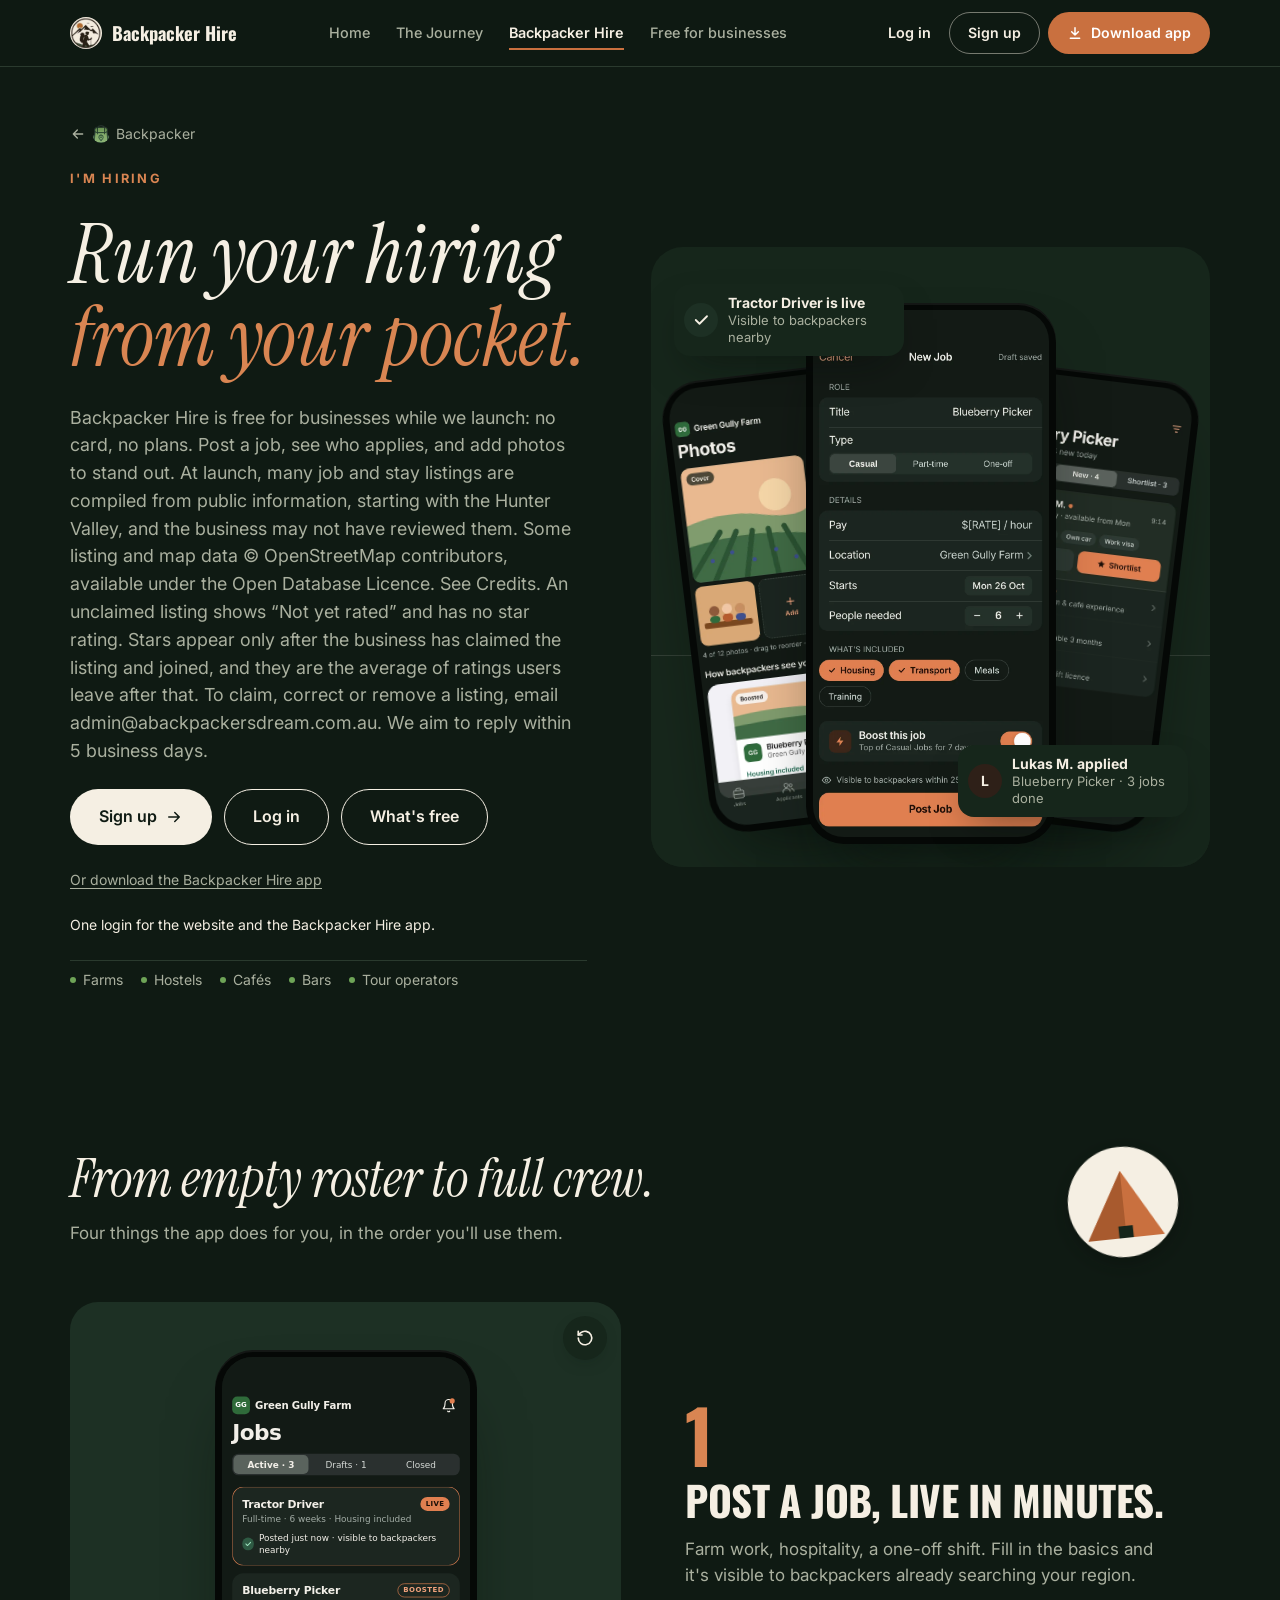
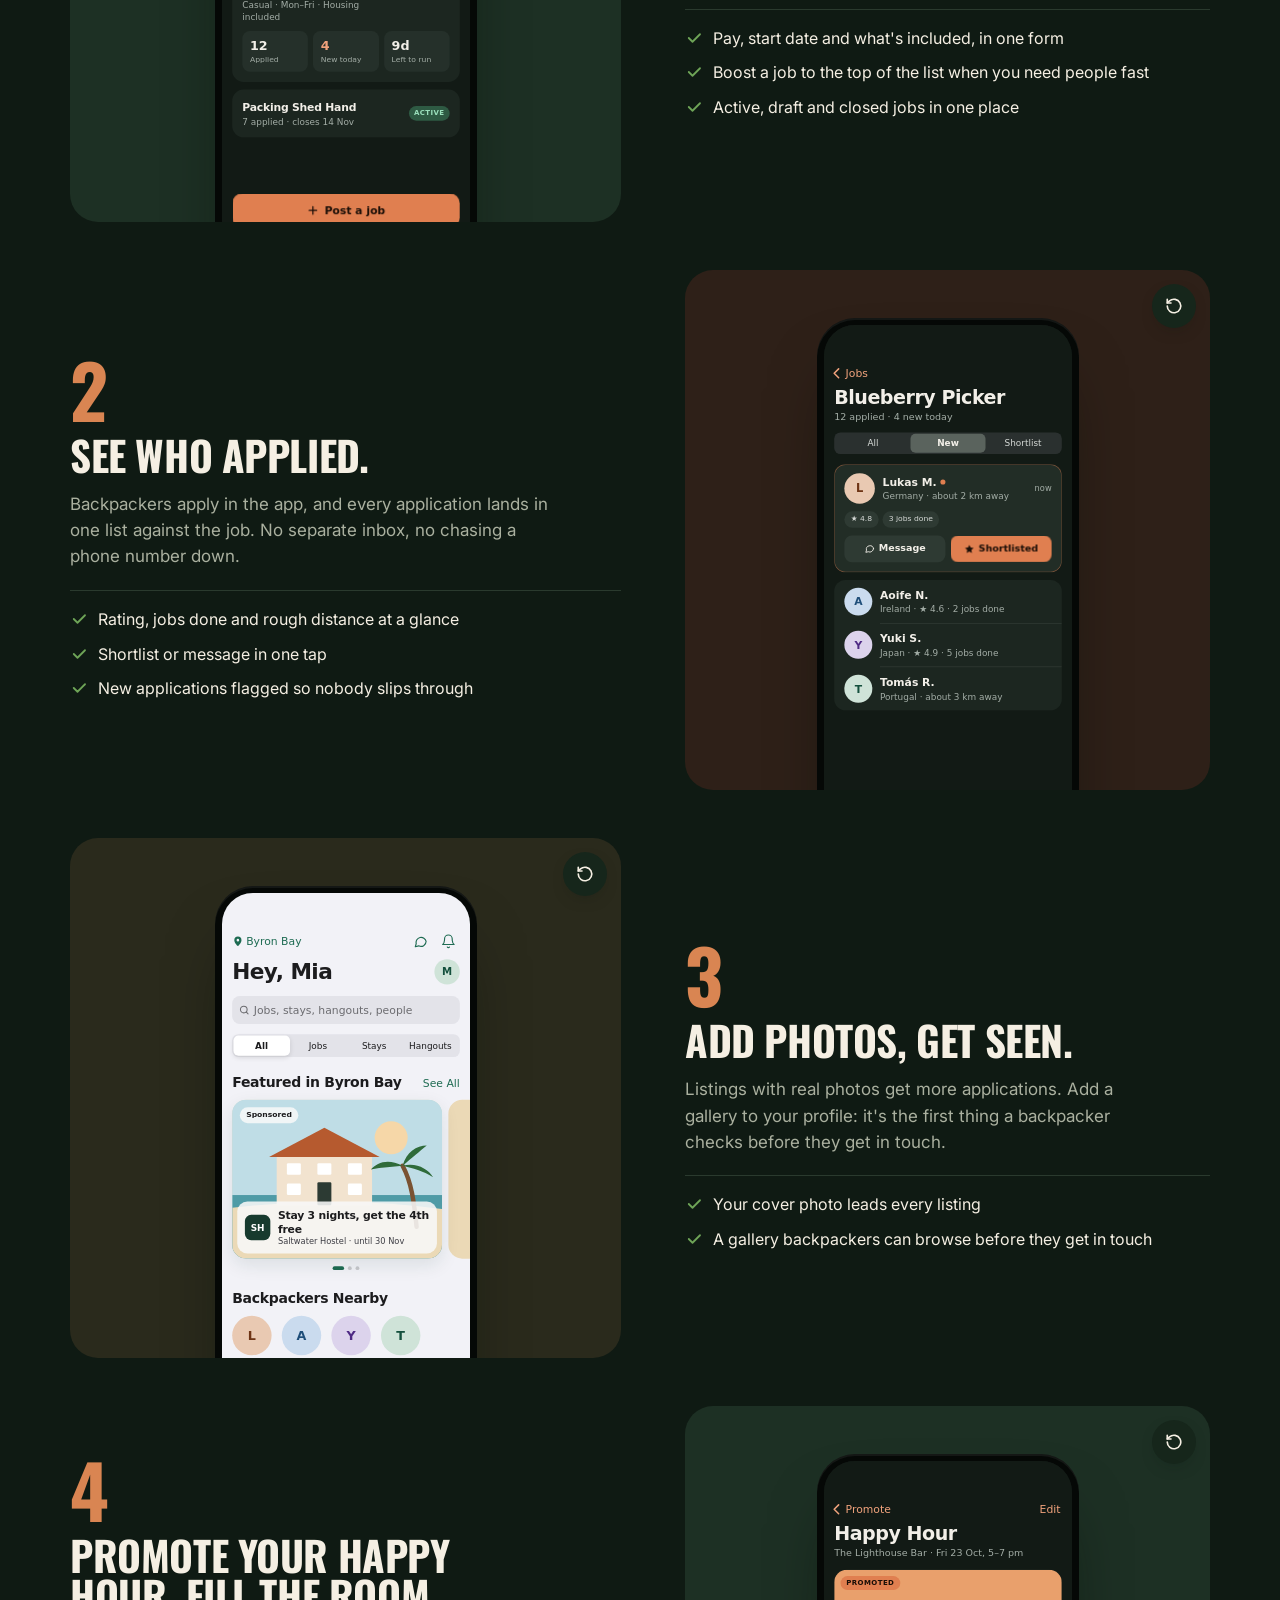
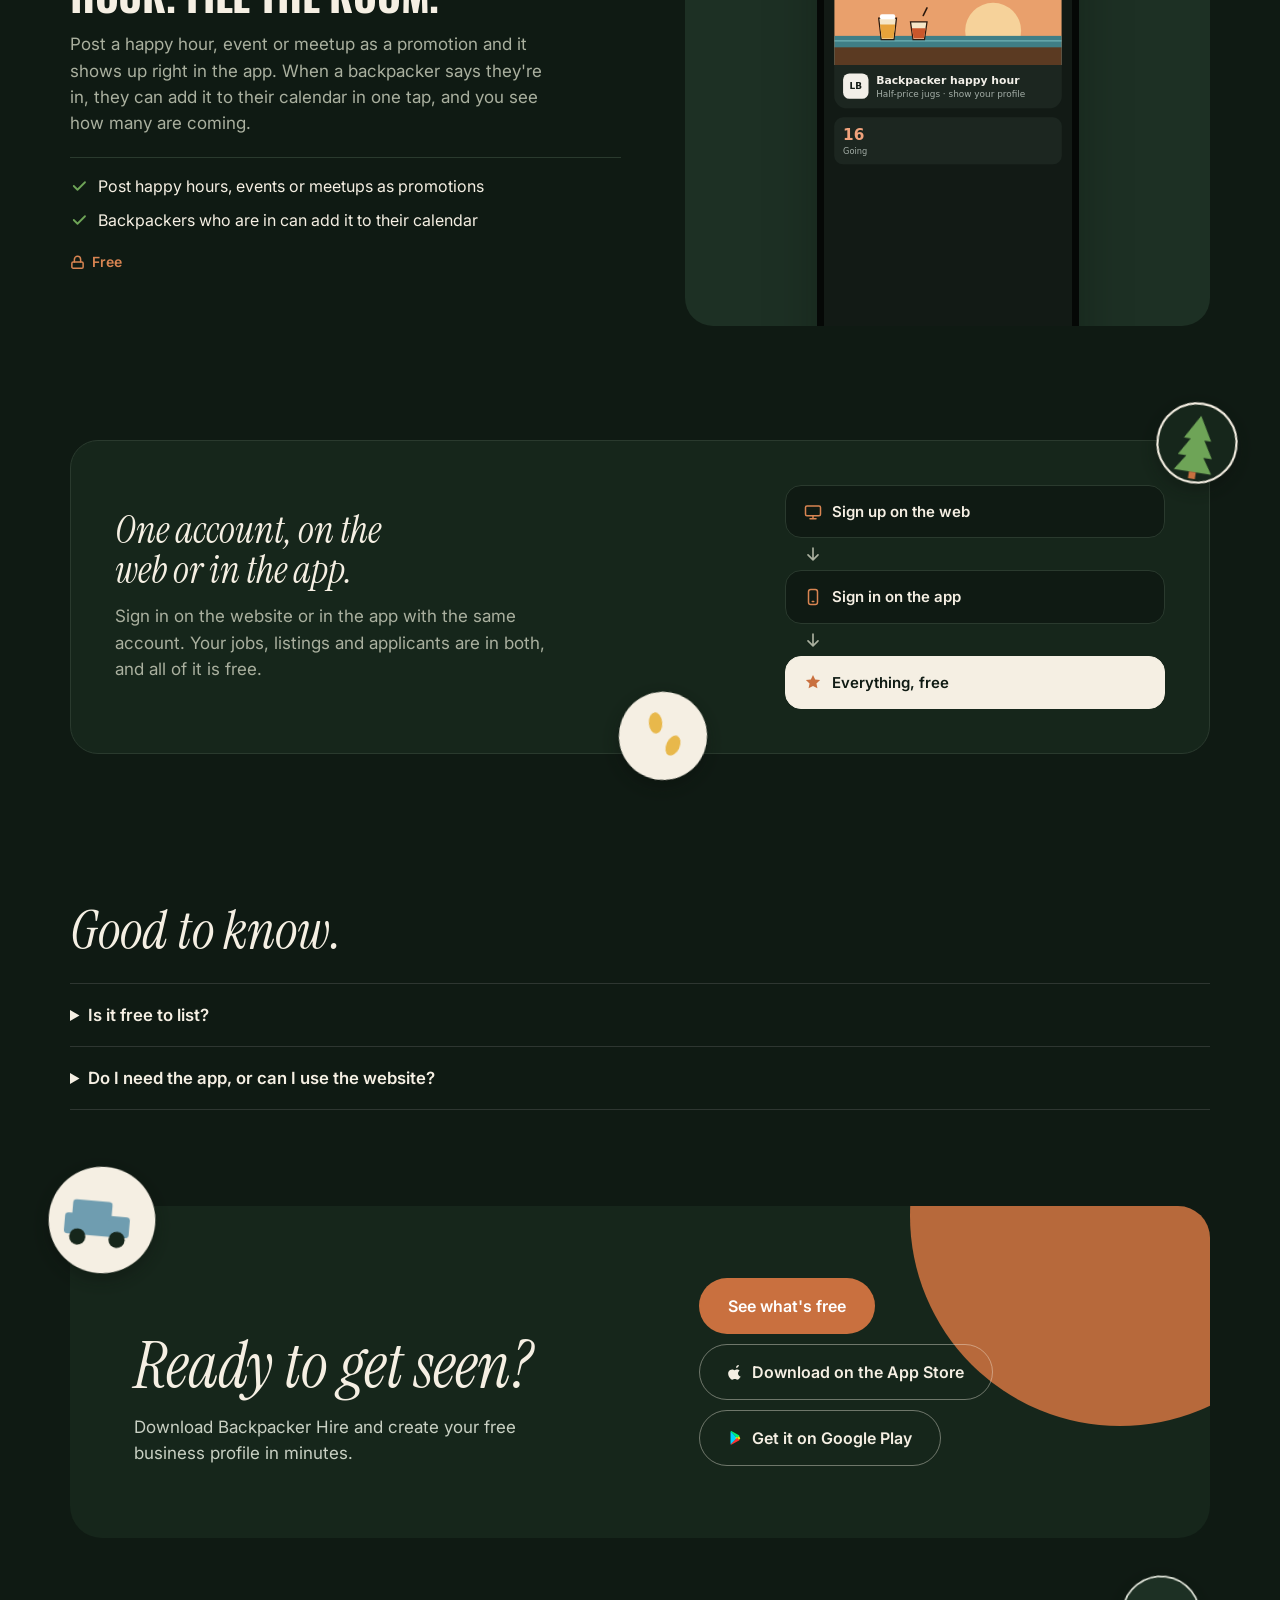
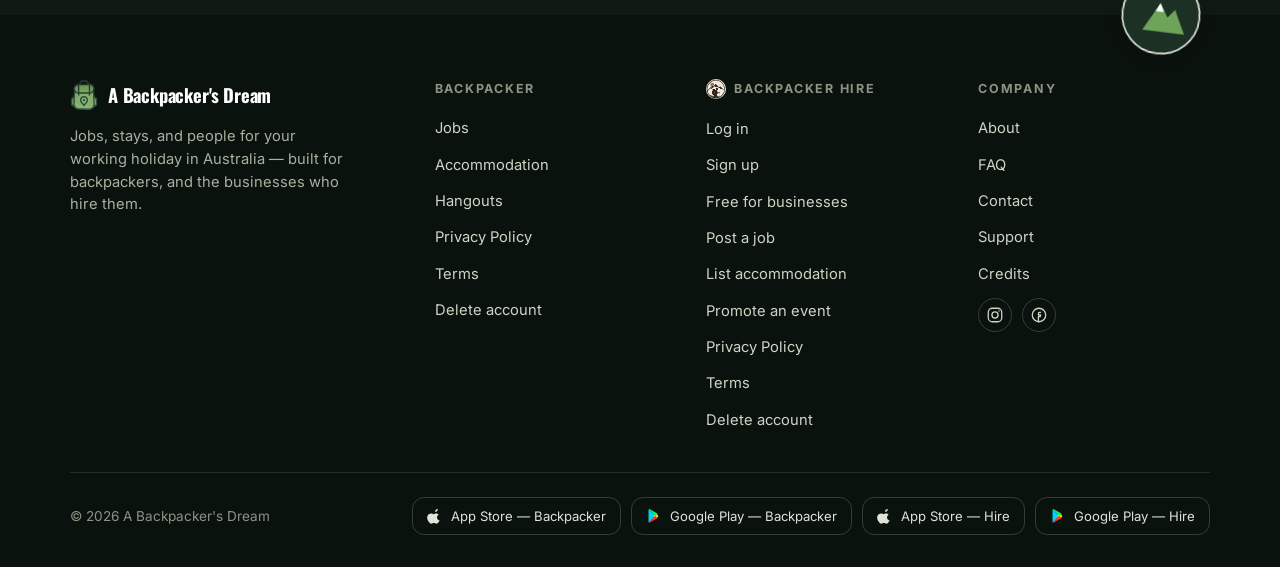
<file: hire.html>
<!doctype html>
<html lang="en">
<head>
<meta charset="utf-8">
<meta name="viewport" content="width=device-width,initial-scale=1,viewport-fit=cover">
<title>Hire Backpackers in Australia | Backpacker Hire</title>
<meta name="description" content="Post jobs and rooms for working holiday backpackers and get their applications in one place. Backpacker Hire by A Backpacker's Dream." />
<link rel="canonical" href="https://abackpackersdream.com.au/hire.html" />
<meta property="og:type" content="website" />
<meta property="og:site_name" content="A Backpacker's Dream" />
<meta property="og:locale" content="en_AU" />
<meta property="og:title" content="Hire Backpackers in Australia | Backpacker Hire" />
<meta property="og:description" content="Post jobs and rooms for working holiday backpackers and get their applications in one place. Backpacker Hire by A Backpacker's Dream." />
<meta property="og:url" content="https://abackpackersdream.com.au/hire.html" />
<meta property="og:image" content="https://abackpackersdream.com.au/og.jpg" />
<meta property="og:image:width" content="1200" />
<meta property="og:image:height" content="630" />
<meta property="og:image:alt" content="A Backpacker's Dream: working holiday jobs, stays and people in Australia, and Backpacker Hire for businesses" />
<meta name="twitter:card" content="summary_large_image" />
<meta name="twitter:title" content="Hire Backpackers in Australia | Backpacker Hire" />
<meta name="twitter:description" content="Post jobs and rooms for working holiday backpackers and get their applications in one place. Backpacker Hire by A Backpacker's Dream." />
<meta name="twitter:image" content="https://abackpackersdream.com.au/og.jpg" />
<meta name="twitter:image:alt" content="A Backpacker's Dream: working holiday jobs, stays and people in Australia, and Backpacker Hire for businesses" />
<style>:root{box-sizing:border-box;padding-top:env(safe-area-inset-top,0px);padding-bottom:env(safe-area-inset-bottom,0px)}html{scroll-padding-top:env(safe-area-inset-top,0px)}body{margin:0;padding:0;font:14px -apple-system,BlinkMacSystemFont,sans-serif;background:#fff;color:#000}img{max-width:100%}[hidden]:not([hidden=until-found i]){display:none!important}</style>
<meta name="claude:viewport-fit-sides" content="cover">
<link rel="preconnect" href="https://fonts.googleapis.com">
<link rel="preconnect" href="https://fonts.gstatic.com" crossorigin>
<link rel="preload" as="style" href="https://fonts.googleapis.com/css2?family=Oswald:wght@500;700;900&family=Inter:wght@400;500;600;700&family=Instrument+Serif:ital@0;1&display=swap">
<link rel="stylesheet" href="https://fonts.googleapis.com/css2?family=Oswald:wght@500;700;900&family=Inter:wght@400;500;600;700&family=Instrument+Serif:ital@0;1&display=swap" media="print" onload="this.media='all'">
<noscript><link rel="stylesheet" href="https://fonts.googleapis.com/css2?family=Oswald:wght@500;700;900&family=Inter:wght@400;500;600;700&family=Instrument+Serif:ital@0;1&display=swap"></noscript>
<style>
  /* Layout: a sunset "stage" of real app screens opens the page, then the hiring flow
     as three alternating screen panels (post, review, get seen), one-account explainer, CTA. */
  :root{
    --bg:#0E1611;
    --surface:#16211A;
    --ink:#EFE8DA;
    --muted:#A8B2A7;
    --line:#2A372E;
    --accent:#EE9A68;
    --accent-fill:#D9773F;
    --on-accent:#1A0E07;
    --stage:#1A2B20;
    --on-stage:#F4EEE2;
    --on-stage-muted:#B5C0B4;
    --sun:#C96A37;
    --sage:#1C2A21;
    --sand:#272317;
    --clay:#2C1F17;
    --bezel:#050806;
    --font-display:'Bricolage Grotesque', 'Hanken Grotesk', system-ui, sans-serif;
    --font-body:'Hanken Grotesk', system-ui, -apple-system, sans-serif;
    --maxw:1180px;
    --ease-out:cubic-bezier(0.23,1,0.32,1);
  }

  *{box-sizing:border-box;}
  html,body{overflow-x:hidden;}
  /* clip, not hidden: hidden turns body into a scroll box and breaks the sticky header */
  @supports (overflow:clip){ html,body{overflow-x:clip;} }
  body{background:var(--bg); color:var(--ink); font-family:var(--font-body); font-size:17px; line-height:1.55; -webkit-font-smoothing:antialiased;}
  ::selection{background:var(--accent-fill); color:var(--on-accent);}
  img{max-width:100%; height:auto; display:block;}
  a{color:inherit; text-decoration:none;}
  button{font:inherit; border:none; background:none; cursor:pointer; color:inherit;}
  :focus-visible{outline:2px solid var(--accent); outline-offset:3px; border-radius:8px;}
  h1,h2,h3{font-family:var(--font-display); margin:0; text-wrap:balance; color:var(--ink);}
  p{margin:0;}
  .wrap{max-width:var(--maxw); margin:0 auto; padding-left:max(20px, env(safe-area-inset-left,0px)); padding-right:max(20px, env(safe-area-inset-right,0px));}

  /* sample banner */

  /* nav */
  header.nav .wrap{display:flex; align-items:center; justify-content:space-between; gap:16px; padding-block:18px;}
  .brand{display:flex; align-items:center; gap:10px; font-family:var(--font-display); font-weight:700; font-size:18px; letter-spacing:-0.01em; white-space:nowrap;}
  .brand .mark{width:32px; height:32px; border-radius:9px; background:var(--ink); color:var(--bg); display:flex; align-items:center; justify-content:center; font-weight:800; font-size:13px;}
  nav.links{display:flex; gap:28px; font-size:15px; font-weight:500; color:var(--muted);}
  nav.links a{padding-block:6px;}
  nav.links a:hover{color:var(--ink);}
  nav.links a[aria-current="page"]{color:var(--ink); font-weight:700; box-shadow:inset 0 -2px 0 var(--accent-fill);}
  @media (max-width:820px){ nav.links{display:none;} }
  @media (max-width:520px){
    .brand{font-size:16px; gap:8px; min-width:0;}
    header.nav .btn{min-height:40px; padding:0 14px; font-size:13px;}
  }

  .btn{display:inline-flex; align-items:center; justify-content:center; gap:8px; min-height:48px; padding:0 22px; border-radius:999px; font-weight:600; font-size:15px; white-space:nowrap; border:1px solid transparent; transition:transform 160ms var(--ease-out), background-color 160ms ease, color 160ms ease;}
  .btn:active{transform:scale(0.97);}
  .btn-ink{background:var(--ink); color:var(--bg);}
  .btn-accent{background:var(--accent-fill); color:var(--on-accent);}
  .btn-line{border-color:var(--ink); color:var(--ink);}
  @media (hover:hover) and (pointer:fine){
    .btn-line:hover{background:var(--ink); color:var(--bg);}
    .btn-accent:hover{background:var(--sun);}
  }
  .btn-lg{min-height:56px; padding:0 28px; font-size:16px;}
  .btn svg{flex-shrink:0;}

  /* hero */
  .hero .wrap{display:grid; grid-template-columns:minmax(0,1fr) minmax(0,1.08fr); gap:clamp(28px,5vw,64px); align-items:center; padding-block:clamp(28px,5vw,56px) clamp(40px,6vw,72px);}
  @media (max-width:900px){ .hero .wrap{grid-template-columns:minmax(0,1fr);} }
  .hero-copy{display:flex; flex-direction:column; gap:24px; min-width:0;}
  .back-link{display:inline-flex; align-items:center; gap:6px; font-size:14px; color:var(--muted); align-self:flex-start;}
  .back-link:hover{color:var(--ink);}
  .hero h1{font-size:clamp(2.7rem,6.4vw,5.4rem); line-height:0.94; letter-spacing:-0.035em; font-weight:800;}
  .hero h1 .warm{color:var(--accent);}
  .lede{font-size:clamp(1.05rem,1.4vw,1.2rem); color:var(--muted); max-width:46ch;}
  .hero-ctas{display:flex; flex-wrap:wrap; gap:12px;}
  .hero-app{margin:0; font-size:14px;}
  .hero-app a{color:var(--muted); text-decoration:underline; text-underline-offset:3px;}
  .hero-app a:hover{color:var(--ink);}
  .made-for{display:flex; flex-wrap:wrap; gap:8px 18px; font-size:14px; color:var(--muted); padding-top:8px; border-top:1px solid var(--line);}
  .made-for span{display:inline-flex; align-items:center; gap:7px;}
  .made-for span::before{content:""; width:6px; height:6px; border-radius:3px; background:var(--accent-fill);}

  /* stage with phones */
  .stage{position:relative; height:clamp(440px,52vw,620px); border-radius:32px; background:var(--stage); overflow:hidden; isolation:isolate;}
  .stage::before{content:""; position:absolute; width:78%; aspect-ratio:1; left:11%; top:18%; border-radius:50%; background:var(--sun); opacity:0.9; z-index:-1;}
  .stage::after{content:""; position:absolute; left:0; right:0; bottom:0; height:34%; background:var(--stage); z-index:-1; border-top:1px solid rgba(244,238,226,0.12);}
  .phone{position:absolute; aspect-ratio:390/844; max-width:100%; background:var(--bezel); border-radius:clamp(26px,3.4vw,38px); padding:clamp(5px,0.6vw,7px); box-shadow:0 40px 70px -28px rgba(5,10,7,0.65), 0 2px 0 rgba(255,255,255,0.06) inset;}
  .phone img{width:100%; height:100%; object-fit:cover; object-position:top; border-radius:clamp(21px,2.8vw,31px);}
  .stage .p-center{width:clamp(180px,21vw,250px); left:50%; top:9%; transform:translateX(-50%); z-index:3; animation:rise 700ms var(--ease-out) both;}
  .stage .p-left{width:clamp(150px,17.5vw,210px); left:6%; top:20%; transform:rotate(-7deg); z-index:2; animation:rise-l 700ms var(--ease-out) 80ms both;}
  .stage .p-right{width:clamp(150px,17.5vw,210px); right:6%; top:20%; transform:rotate(7deg); z-index:2; animation:rise-r 700ms var(--ease-out) 140ms both;}
  @keyframes rise{from{transform:translateX(-50%) translateY(28px);}}
  @keyframes rise-l{from{transform:rotate(-4deg) translateY(36px);}}
  @keyframes rise-r{from{transform:rotate(4deg) translateY(36px);}}
  @media (max-width:520px){
    .stage .p-left{left:-12%;} .stage .p-right{right:-12%;}
  }
  .toast{position:absolute; z-index:4; display:flex; align-items:center; gap:10px; padding:10px 14px 10px 10px; border-radius:16px; background:var(--surface); color:var(--ink); box-shadow:0 18px 40px -16px rgba(5,10,7,0.5); font-size:13px; line-height:1.3; max-width:230px; animation:slide 600ms var(--ease-out) 500ms both;}
  .toast b{display:block; font-size:14px;}
  .toast span.sub{color:var(--muted);}
  .toast .av{width:34px; height:34px; border-radius:17px; flex-shrink:0; display:flex; align-items:center; justify-content:center; font-weight:700; font-size:14px;}
  .toast.t1{left:4%; top:6%;}
  .toast.t2{right:4%; bottom:8%; animation-delay:750ms;}
  .toast.t1 .av{background:var(--sage); color:var(--ink);}
  .toast.t2 .av{background:var(--clay); color:var(--ink);}
  @keyframes slide{from{transform:translateY(14px) scale(0.97);}}
  @media (max-width:520px){ .toast{max-width:190px; font-size:12px;} .toast.t1{left:3%; top:3%;} .toast.t2{right:3%; bottom:4%;} }

  /* flow */
  .flow{padding-block:clamp(40px,7vw,96px);}
  .flow-head{display:flex; flex-direction:column; gap:12px; max-width:720px; margin-bottom:clamp(32px,5vw,56px);}
  .flow-head h2{font-size:clamp(2rem,4.2vw,3.4rem); line-height:1; letter-spacing:-0.03em; font-weight:800;}
  .flow-head p{color:var(--muted); max-width:52ch;}
  .steps{display:flex; flex-direction:column; gap:clamp(28px,5vw,48px);}
  .step{display:grid; grid-template-columns:minmax(0,1.05fr) minmax(0,1fr); gap:clamp(28px,5vw,72px); align-items:center;}
  .step.flip .step-media{order:2;}
  @media (max-width:860px){ .step{grid-template-columns:minmax(0,1fr);} .step.flip .step-media{order:0;} }
  .step-media{position:relative; height:clamp(380px,44vw,520px); border-radius:28px; overflow:hidden;}
  .step-media.sage{background:var(--sage);} .step-media.sand{background:var(--sand);} .step-media.clay{background:var(--clay);}
  .step-media .phone{width:clamp(200px,22vw,262px); left:50%; top:clamp(32px,4vw,48px); transform:translateX(-50%);}
  .step-copy{display:flex; flex-direction:column; gap:16px; min-width:0;}
  .step-num{font-family:var(--font-display); font-weight:800; font-size:clamp(3rem,6vw,4.6rem); line-height:0.8; color:var(--accent); letter-spacing:-0.04em;}
  .step-copy h3{font-size:clamp(1.7rem,3.2vw,2.6rem); line-height:1.02; letter-spacing:-0.025em; font-weight:800;}
  .step-copy > p{color:var(--muted); max-width:44ch;}
  .ticks{list-style:none; margin:4px 0 0; padding:0; display:flex; flex-direction:column; gap:10px; border-top:1px solid var(--line); padding-top:16px;}
  .ticks li{display:flex; gap:10px; align-items:flex-start; font-size:16px;}
  .ticks svg{flex-shrink:0; margin-top:3px; color:var(--accent);}
  .paid-note{display:inline-flex; align-items:center; gap:7px; font-size:14px; font-weight:600; color:var(--accent); margin-top:2px;}

  /* ---------- live app screens: real UI rebuilt in HTML, scaled into each phone ---------- */
  .phone .screen{position:relative; width:100%; height:100%; border-radius:clamp(21px,2.8vw,31px); overflow:hidden; background:#121A15;}
  .phone .live{position:absolute; left:0; top:0; width:390px; height:844px; transform:scale(var(--s,0.6)); transform-origin:0 0;}
  .app{position:relative; width:390px; height:844px; overflow:hidden; font-family:-apple-system, BlinkMacSystemFont, 'SF Pro Text', 'Hanken Grotesk', system-ui, sans-serif; font-size:15px; line-height:1.3; -webkit-font-smoothing:antialiased; text-align:left;}
  .app.dark{background:#121A15; color:#F2EFE8;}
  .app.light{background:#F2F2F7; color:#1C1C1E;}
  .app .tnum{font-variant-numeric:tabular-nums;}
  .app .tabbar{position:absolute; left:0; right:0; bottom:0; background:rgba(28,38,32,0.92); border-top:0.5px solid rgba(255,255,255,0.12); padding:6px 4px 30px; display:grid; grid-template-columns:repeat(4,minmax(0,1fr)); font-size:10px; font-weight:500;}
  .app .tabbar span{min-height:50px; display:flex; flex-direction:column; align-items:center; justify-content:center; gap:2px; color:#8E968F;}
  .app .tabbar span.on{color:#E07F50; font-weight:600;}

  /* story motion: finished state is the default; JS arms a screen just before it scrolls into view */
  .story .grow{display:grid; grid-template-rows:1fr;}
  .story .grow > .grow-in{overflow:hidden; min-height:0;}
  .story .swap{display:inline-grid;}
  .story .swap > span{grid-area:1 / 1;}
  .story .swap .was{opacity:0;}
  .story.armed .grow{grid-template-rows:0fr;}
  .story.armed .grow > .grow-in{opacity:0; transform:translateY(-14px);}
  .story.armed .pop{opacity:0; transform:scale(0.6);}
  .story.armed .fade{opacity:0; transform:translateY(6px);}
  .story.armed .rise{opacity:0; transform:translateY(18px);}
  .story.armed .reveal{clip-path:inset(100% 0 0 0);}
  .story.armed .swap .was{opacity:1;}
  .story.armed .swap .now{opacity:0;}
  .story.armed.play .grow{grid-template-rows:1fr; transition:grid-template-rows 560ms var(--ease-out) var(--d,0ms);}
  .story.armed.play .grow > .grow-in{opacity:1; transform:none; transition:opacity 360ms ease var(--d,0ms), transform 560ms var(--ease-out) var(--d,0ms);}
  .story.armed.play .pop{opacity:1; transform:none; transition:opacity 180ms ease var(--d,0ms), transform 420ms cubic-bezier(0.34,1.4,0.64,1) var(--d,0ms);}
  .story.armed.play .fade{opacity:1; transform:none; transition:opacity 300ms ease var(--d,0ms), transform 420ms var(--ease-out) var(--d,0ms);}
  .story.armed.play .rise{opacity:1; transform:none; transition:opacity 320ms ease var(--d,0ms), transform 520ms var(--ease-out) var(--d,0ms);}
  .story.armed.play .reveal{clip-path:inset(0 0 0 0); transition:clip-path 820ms cubic-bezier(0.77,0,0.175,1) var(--d,0ms);}
  .story.armed.play .swap .was{opacity:0; transition:opacity 180ms ease var(--d,0ms);}
  .story.armed.play .swap .now{opacity:1; transition:opacity 180ms ease var(--d,0ms);}
  .story.armed.play .press{animation:press 380ms var(--ease-out) var(--d,0ms) both;}
  @keyframes press{40%{transform:scale(0.94); filter:brightness(1.08);} 100%{transform:none;}}

  .replay{position:absolute; top:14px; right:14px; z-index:5; width:44px; height:44px; border-radius:22px; background:var(--surface); color:var(--ink); display:flex; align-items:center; justify-content:center; box-shadow:0 6px 18px -8px rgba(10,20,14,0.35); transition:transform 160ms var(--ease-out);}
  .replay:active{transform:scale(0.94);}
  .replay svg{transition:transform 400ms var(--ease-out);}
  @media (hover:hover) and (pointer:fine){ .replay:hover svg{transform:rotate(-120deg);} }
  @media (prefers-reduced-motion: reduce){ .replay{display:none;} }

  /* one account */
  .account{padding-block:clamp(8px,2vw,24px) clamp(40px,6vw,80px);}
  .account-card{border:1px solid var(--line); border-radius:28px; background:var(--surface); padding:clamp(24px,4vw,44px); display:grid; grid-template-columns:minmax(0,1fr) minmax(0,1.2fr); gap:clamp(24px,4vw,56px); align-items:center;}
  @media (max-width:860px){ .account-card{grid-template-columns:minmax(0,1fr);} }
  .account-card h2{font-size:clamp(1.7rem,3vw,2.4rem); line-height:1.04; letter-spacing:-0.025em; font-weight:800;}
  .account-card p{color:var(--muted); margin-top:12px; max-width:44ch;}
  .route{display:flex; flex-direction:column; align-items:stretch; gap:6px; max-width:380px; width:100%; justify-self:end;}
  @media (max-width:860px){ .route{justify-self:start;} }
  .route .node{display:flex; align-items:center; gap:10px; padding:14px 18px; border-radius:16px; background:var(--bg); border:1px solid var(--line); font-weight:600; font-size:15px;}
  .route .node svg{color:var(--accent);}
  .route .node.end{background:var(--ink); color:var(--bg); border-color:var(--ink);}
  .route .node.end svg{color:var(--accent-fill);}
  .route .arrow{color:var(--muted); transform:rotate(90deg); margin-left:18px;}

  /* cta */
  .cta .inner{background:var(--stage); color:var(--on-stage); border-radius:32px; padding:clamp(36px,6vw,72px) clamp(24px,5vw,64px); display:grid; grid-template-columns:minmax(0,1.2fr) minmax(0,1fr); gap:28px; align-items:end; position:relative; overflow:hidden; isolation:isolate;}
  .cta .inner::before{content:""; position:absolute; width:420px; height:420px; right:-120px; top:-200px; border-radius:50%; background:var(--sun); opacity:0.9; z-index:-1;}
  @media (max-width:860px){
    .cta .inner{grid-template-columns:minmax(0,1fr); align-items:start;}
    .cta .inner::before{width:260px; height:260px; right:-130px; top:-150px;}
  }
  .cta h2{color:var(--on-stage); font-size:clamp(2.2rem,5vw,4rem); line-height:0.95; letter-spacing:-0.035em; font-weight:800;}
  .cta p{color:var(--on-stage-muted); margin-top:14px; max-width:40ch;}
  .cta .ctas{display:flex; flex-wrap:wrap; gap:10px;}
  .btn-ghost{border-color:rgba(244,238,226,0.35); color:var(--on-stage);}
  @media (hover:hover) and (pointer:fine){ .btn-ghost:hover{background:rgba(244,238,226,0.1);} }

  footer .wrap{display:flex; justify-content:space-between; align-items:center; flex-wrap:wrap; gap:14px; padding-block:40px 32px;}
  footer p{font-size:14px; color:var(--muted);}

  @media (prefers-reduced-motion: reduce){
    .stage .phone, .toast{animation:none;}
    .btn{transition:none;}
  }

  /* stickers: same decorative badges as the Backpacker home page */
  .pin{position:absolute; pointer-events:none; z-index:6; filter:drop-shadow(0 6px 10px rgba(5,10,7,0.35));}
  .flow .wrap, .account .wrap, .cta .wrap, footer{position:relative;}
  @media (max-width:860px){ .pin{display:none;} }

  /* ---- design direction mockup: shared type, header and footer with the home page ---- */
  :root{ 
    --bg:#0f1a13; --surface:#16261b; --ink:#f5efe3; --muted:#aab09f; --line:#2a3a2e;
    --accent:#d98552; --accent-fill:#c9703f; --on-accent:#ffffff; --accent-soft:#2e2018;
    --stage:#16261b; --on-stage:#f5efe3; --on-stage-muted:#c9d0c3; --sun:#c9703f;
    --sage:#1d3024; --sand:#2a2a1c; --clay:#2e2018; --meadow:#6ea457;
    --footer-bg:#0a120d; color-scheme:dark;
    --font-display:'Oswald', sans-serif; --font-body:'Inter', sans-serif; --font-serif:'Instrument Serif', serif;
  }
  body{background:var(--bg); color:var(--ink);}
  h1,h2,h3{letter-spacing:-0.005em;}
  .hero h1, .head h1{font-family:var(--font-serif); font-style:italic; font-weight:400; letter-spacing:0; line-height:1.02;}
  .step-copy h3{font-family:var(--font-display); text-transform:uppercase; font-weight:700; letter-spacing:-0.01em; line-height:0.98;}
  /* section headings: the italic serif, as on the home page (owner, 16 Nov) */
  .flow-head h2, .account-card h2, .cta h2, .pay h2, .faq h2{font-family:var(--font-serif); font-style:italic; text-transform:none; font-weight:400; letter-spacing:0; line-height:1.04;}
  .plan-name{font-family:var(--font-display); text-transform:uppercase; font-weight:700; letter-spacing:0;}
  .step-num, .plan-price .amt{font-family:var(--font-display); font-weight:700; letter-spacing:-0.01em;}
  .made-for span::before{background:var(--meadow);}
  .ticks svg, .plan-features li svg{color:var(--meadow);}
  .plan.featured .plan-features li svg{color:var(--accent-fill);}
  .btn-ghost{border-color:color-mix(in srgb, var(--on-stage) 40%, transparent); color:var(--on-stage);}
  .eyebrow-kicker{font-family:var(--font-body); font-size:0.8rem; font-weight:700; letter-spacing:0.18em; text-transform:uppercase; color:var(--accent); margin:0;}

  header.site-nav{position:sticky; top:0; z-index:50; background:color-mix(in srgb, var(--bg) 92%, transparent); backdrop-filter:blur(14px); border-bottom:1px solid var(--line);}
  header.site-nav .wrap{display:flex; align-items:center; justify-content:space-between; gap:16px; padding-block:12px;}
  header.site-nav .brand{display:flex; align-items:center; gap:10px; font-family:var(--font-display); font-weight:700; font-size:1.15rem; letter-spacing:0; color:var(--ink);}
  header.site-nav .brand img{height:32px; width:32px; border-radius:50%; object-fit:cover;}
  header.site-nav .brand .sub{font-family:var(--font-body); font-size:0.68rem; font-weight:700; letter-spacing:0.12em; text-transform:uppercase; background:var(--accent-fill); color:var(--on-accent); padding:4px 9px; border-radius:999px;}
  header.site-nav nav.links{display:flex; gap:26px; font-size:0.9rem; font-weight:500; color:var(--muted);}
  header.site-nav nav.links a:hover{color:var(--ink);}
  header.site-nav nav.links a[aria-current="page"]{color:var(--ink); font-weight:600; box-shadow:inset 0 -2px 0 var(--accent-fill);}
  header.site-nav .nav-actions{display:flex; align-items:center; gap:8px; flex-shrink:0;}
  header.site-nav .nav-login{font-size:0.9rem; font-weight:600; color:var(--ink); padding:8px 10px; border-radius:999px;}
  header.site-nav .nav-login:hover{color:var(--accent);}
  header.site-nav .btn{min-height:42px; padding:0 18px; font-size:0.88rem; background:var(--accent-fill); color:var(--on-accent);}
  header.site-nav .btn-outline{background:transparent; border-color:color-mix(in srgb, var(--ink) 45%, transparent); color:var(--ink);}
  header.site-nav .btn-outline:hover{border-color:var(--ink);}
  header.site-nav .short-label{display:none;}
  @media (max-width:860px){ header.site-nav nav.links{display:none;} }
  @media (max-width:520px){ header.site-nav .brand .name{display:none;} header.site-nav .btn{padding:0 14px; font-size:0.8rem;} header.site-nav .nav-login{padding:8px 6px; font-size:0.82rem;} header.site-nav .nav-actions{gap:6px;} header.site-nav .full-label{display:none;} header.site-nav .short-label{display:inline;} header.site-nav .btn svg{display:none;} }

  footer.site-footer{background:var(--footer-bg); color:#dfe3d8; padding:64px 0 32px; margin-top:clamp(40px,6vw,80px); position:relative;}
  footer.site-footer .wrap{display:block; padding-block:0;}
  footer.site-footer .footer-top{display:grid; grid-template-columns:1.4fr 1fr 1fr 1fr; gap:40px; padding-bottom:40px; border-bottom:1px solid rgba(255,255,255,0.12);}
  footer.site-footer .brand{display:flex; align-items:center; gap:10px; font-family:var(--font-display); font-weight:700; font-size:1.15rem; color:#fff;}
  footer.site-footer .brand img{height:32px; width:auto;}
  footer.site-footer .footer-brand p{color:#aab09f; font-size:0.92rem; line-height:1.55; margin:14px 0 0; max-width:280px;}
  footer.site-footer h4{font-family:var(--font-body); font-size:0.78rem; letter-spacing:0.14em; text-transform:uppercase; color:#8d9383; margin:0 0 16px; display:flex; align-items:center; gap:8px;}
  footer.site-footer h4 img{width:20px; height:20px; border-radius:50%; object-fit:cover;}
  footer.site-footer ul{list-style:none; margin:0; padding:0; display:grid; gap:10px;}
  footer.site-footer ul a{color:#cfd4c5; font-size:0.92rem;}
  footer.site-footer ul a:hover{color:#fff;}
  footer.site-footer .social-links{display:flex; gap:10px; margin-top:2px;}
  footer.site-footer .social-icon{display:flex; align-items:center; justify-content:center; width:34px; height:34px; border-radius:50%; border:1px solid rgba(255,255,255,0.18);}
  footer.site-footer .social-icon:hover{border-color:rgba(255,255,255,0.4); background:rgba(255,255,255,0.08);}
  footer.site-footer .footer-bottom{display:flex; justify-content:space-between; align-items:center; padding-top:24px; flex-wrap:wrap; gap:12px;}
  footer.site-footer .footer-bottom p{color:#8d9383; font-size:0.85rem; margin:0;}
  footer.site-footer .store-badges{display:flex; gap:10px; flex-wrap:wrap;}
  footer.site-footer .store-pill{display:flex; align-items:center; gap:8px; border:1px solid rgba(255,255,255,0.18); border-radius:12px; padding:8px 14px; font-size:0.82rem; color:#dfe3d8;}
  @media (max-width:860px){ footer.site-footer .footer-top{grid-template-columns:1fr 1fr;} }
  @media (max-width:560px){ footer.site-footer .footer-top{grid-template-columns:1fr;} }
  :root{--to-top-bg:var(--accent-fill); --to-top-fg:#ffffff; --to-top-line:rgba(255,255,255,0.2);}
  /* back to top */
  .to-top{position:fixed; z-index:70; right:max(20px, env(safe-area-inset-right, 0px)); bottom:max(20px, env(safe-area-inset-bottom, 0px)); width:48px; height:48px; border-radius:50%; display:flex; align-items:center; justify-content:center; padding:0; cursor:pointer; background:var(--to-top-bg); color:var(--to-top-fg); border:1px solid var(--to-top-line); box-shadow:0 12px 28px -10px rgba(0,0,0,0.45); opacity:0; visibility:hidden; transform:translateY(12px); transition:opacity 220ms ease, transform 260ms cubic-bezier(.23,1,.32,1), visibility 0s linear 260ms;}
  .to-top.show{opacity:1; visibility:visible; transform:none; transition:opacity 220ms ease, transform 260ms cubic-bezier(.23,1,.32,1), visibility 0s;}
  .to-top:hover{filter:brightness(1.12);}
  .to-top:active{transform:scale(0.94);}
  @media (prefers-reduced-motion: reduce){ .to-top{transition:none;} }
/* Hide Netlify's free-tier "Powered by Netlify" badge */
#nl-badge-frame { display: none !important; }
  .faq{padding:72px 0 96px;}
  .faq h2{font-size:clamp(2.2rem,4.4vw,3.4rem); margin:0 0 24px;}
  .faq-item{border-top:1px solid rgba(127,127,127,0.28); padding:18px 0;}
  .faq-item:last-child{border-bottom:1px solid rgba(127,127,127,0.28);}
  .faq-item summary{cursor:pointer; font-weight:600; font-size:1.05rem;}
  .faq-item p{margin:12px 0 0; max-width:68ch; opacity:0.85;}
</style>
<script type="application/ld+json">
{
 "@context": "https://schema.org",
 "@graph": [
  {
   "@type": "Organization",
   "@id": "https://abackpackersdream.com.au/#organization",
   "name": "A Backpacker's Dream",
   "legalName": "PELICANGOLD PTY LTD",
   "url": "https://abackpackersdream.com.au/",
   "logo": "https://abackpackersdream.com.au/img/logo.png",
   "email": "admin@abackpackersdream.com.au",
   "sameAs": [
    "https://www.instagram.com/a_backpackers__dream_app/",
    "https://www.facebook.com/profile.php?id=61582481173979"
   ]
  },
  {
   "@type": "MobileApplication",
   "@id": "https://abackpackersdream.com.au/#app-backpacker-hire",
   "name": "Backpacker Hire",
   "description": "Post jobs and rooms for working holiday backpackers and get their applications in one place.",
   "operatingSystem": "iOS, Android",
   "applicationCategory": "BusinessApplication",
   "url": "https://abackpackersdream.com.au/hire.html",
   "image": "https://abackpackersdream.com.au/img/backpacker-hire-icon.png",
   "installUrl": [
    "https://apps.apple.com/app/id6752952428",
    "https://play.google.com/store/apps/details?id=com.backpacker.hire"
   ],
   "offers": {
    "@type": "Offer",
    "price": "0",
    "priceCurrency": "AUD"
   },
   "publisher": {
    "@id": "https://abackpackersdream.com.au/#organization"
   }
  }
 ]
}
</script>
</head>
<body>

<header class="site-nav">
  <div class="wrap">
    <a class="brand" href="hire.html"><img width="156" height="155" src="img/backpacker-hire-icon.png" alt="Backpacker Hire logo"/><span class="name">Backpacker Hire</span></a>
    <nav class="links" aria-label="Main">
      <a href="./">Home</a>
      <a href="./#path">The Journey</a>
      <a href="hire.html" aria-current="page">Backpacker Hire</a>
      <a href="pricing.html">Free for businesses</a>
    </nav>
    <div class="nav-actions">
      <a class="nav-login" href="https://api.abackpackersdream.com.au/business/login">Log in</a>
      <a class="btn btn-outline" href="https://api.abackpackersdream.com.au/business/signup">Sign up</a>
      <a class="btn js-app-cta" href="#get-app" aria-label="Download the Backpacker Hire app"><svg width="16" height="16" viewBox="0 0 24 24" fill="none" stroke="currentColor" stroke-width="2.2" stroke-linecap="round" stroke-linejoin="round" aria-hidden="true"><path d="M12 4v11M7 10l5 5 5-5M5 20h14"/></svg><span class="full-label">Download app</span><span class="short-label">Get app</span></a>
    </div>
  </div>
</header>

<main>
  <section class="hero" id="hiring" aria-labelledby="hiring-title">
    <div class="wrap">
      <div class="hero-copy">
        <a class="back-link" href="./">
          <svg width="16" height="16" viewBox="0 0 24 24" fill="none" stroke="currentColor" stroke-width="2" stroke-linecap="round" stroke-linejoin="round" aria-hidden="true"><path d="M19 12H5M11 6l-6 6 6 6"/></svg>
          <img width="192" height="220" src="img/logo.png" alt="A Backpacker's Dream logo" style="width:18px;height:18px;border-radius:50%;object-fit:cover;"/>
          Backpacker
        </a>
        <p class="eyebrow-kicker">I'm hiring</p>
        <h1 id="hiring-title">Run your hiring <span class="warm">from your pocket.</span></h1>
        <p class="lede">Backpacker Hire is free for businesses while we launch: no card, no plans. Post a job, see who applies, and add photos to stand out. At launch, many job and stay listings are compiled from public information, starting with the Hunter Valley, and the business may not have reviewed them. Some listing and map data © <a href="https://www.openstreetmap.org/copyright" target="_blank" rel="noopener">OpenStreetMap contributors</a>, available under the Open Database Licence. See <a href="/credits/">Credits</a>. An unclaimed listing shows “Not yet rated” and has no star rating. Stars appear only after the business has claimed the listing and joined, and they are the average of ratings users leave after that. To claim, correct or remove a listing, email admin@abackpackersdream.com.au. We aim to reply within 5 business days.</p>
        <div class="hero-ctas">
          <a class="btn btn-lg btn-ink" href="https://api.abackpackersdream.com.au/business/signup">
            Sign up
            <svg width="18" height="18" viewBox="0 0 24 24" fill="none" stroke="currentColor" stroke-width="2" stroke-linecap="round" stroke-linejoin="round" aria-hidden="true"><path d="M5 12h14M13 6l6 6-6 6"/></svg>
          </a>
          <a class="btn btn-lg btn-line" href="https://api.abackpackersdream.com.au/business/login">Log in</a>
          <a class="btn btn-lg btn-line" href="pricing.html">What's free</a>
        </div>
        <p class="hero-app"><a href="#get-app">Or download the Backpacker Hire app</a></p>
        <p class="hero-app">One login for the website and the Backpacker Hire app.</p>
        <div class="made-for" aria-label="Made for">
          <span>Farms</span><span>Hostels</span><span>Cafés</span><span>Bars</span><span>Tour operators</span>
        </div>
      </div>

      <div class="stage" aria-label="Backpacker Hire app screens">
        <div class="phone p-left"><img src="img/hire-screen-photos.webp" alt="Photos screen: a farm's cover photo and gallery, with a preview of the listing in the backpacker app" width="780" height="1688"></div>
        <div class="phone p-right"><img src="img/hire-screen-applicants.webp" alt="Applicants screen for a Blueberry Picker job with 12 applicants" width="780" height="1688"></div>
        <div class="phone p-center"><img src="img/hire-screen-newjob.webp" alt="New Job form: Blueberry Picker, casual, with pay, location, start date and a Boost this job switch" width="780" height="1688"></div>
        <div class="toast t1" aria-hidden="true">
          <span class="av">
            <svg width="18" height="18" viewBox="0 0 24 24" fill="none" stroke="currentColor" stroke-width="2.4" stroke-linecap="round" stroke-linejoin="round"><path d="m5 12 5 5L20 7"/></svg>
          </span>
          <span><b>Tractor Driver is live</b><span class="sub">Visible to backpackers nearby</span></span>
        </div>
        <div class="toast t2" aria-hidden="true">
          <span class="av">L</span>
          <span><b>Lukas M. applied</b><span class="sub">Blueberry Picker · 3 jobs done</span></span>
        </div>
      </div>
    </div>
  </section>

  <section class="flow" aria-labelledby="flow-h">
    <div class="wrap">
<svg class="pin" viewBox="0 0 100 100" aria-hidden="true" style="width:120px;height:120px;top:-10px;right:4%;transform:rotate(-6deg);"><circle cx="50" cy="50" r="46" fill="#f5efe3"/><polygon points="50,24 82,80 18,80" fill="#c9703f"/><polygon points="50,24 50,80 18,80" fill="#a85a2e"/><rect x="44" y="70" width="12" height="10" fill="#16261b"/></svg>
      <div class="flow-head">
        <h2 id="flow-h">From empty roster to full crew.</h2>
        <p>Four things the app does for you, in the order you'll use them.</p>
      </div>

      <div class="steps">
        <article class="step">
          <div class="step-media sage">
            <button type="button" class="replay" aria-label="Replay Post a job animation"><svg width="18" height="18" viewBox="0 0 24 24" fill="none" stroke="currentColor" stroke-width="2.2" stroke-linecap="round" stroke-linejoin="round" aria-hidden="true"><path d="M3 12a9 9 0 1 0 3-6.7L3 8"/><path d="M3 3v5h5"/></svg></button><div class="phone"><div class="screen story" role="img" aria-label="Jobs screen: tapping Post a job adds a Tractor Driver job that goes live, above a boosted Blueberry Picker job with 12 applicants">
<div class="live" aria-hidden="true">
<div class="app dark">
  <div style="padding: 54px 12px 0 16px; display: flex; align-items: center; justify-content: space-between">
    <div style="display: flex; align-items: center; gap: 8px; min-height: 44px">
      <span style="width: 28px; height: 28px; border-radius: 8px; background: #2F6B3A; color: #FFFFFF; display: flex; align-items: center; justify-content: center; font-size: 11px; font-weight: 700">GG</span>
      <span style="font-size: 16px; font-weight: 600; letter-spacing: -0.02em">Green Gully Farm</span>
    </div>
    <span style="width: 44px; height: 44px; display: flex; align-items: center; justify-content: center; position: relative">
      <svg width="23" height="23" viewBox="0 0 24 24" fill="none" stroke="currentColor" stroke-width="1.8" stroke-linecap="round" stroke-linejoin="round"><path d="M6 8a6 6 0 0 1 12 0c0 7 3 9 3 9H3s3-2 3-9"></path><path d="M10.3 21a1.94 1.94 0 0 0 3.4 0"></path></svg>
      <span class="pop" style="--d:1300ms; position: absolute; top: 11px; right: 12px; width: 8px; height: 8px; border-radius: 4px; background: #E07F50"></span>
    </span>
  </div>
  <div style="padding: 2px 16px 0; display: flex; flex-direction: column; gap: 14px">
    <div style="font-size: 34px; line-height: 1.12; font-weight: 700; letter-spacing: -0.025em">Jobs</div>
    <div style="height: 34px; border-radius: 10px; background: rgba(118,118,128,0.24); padding: 2px; box-sizing: border-box; display: grid; grid-template-columns: repeat(3, minmax(0, 1fr)); font-size: 14px; font-weight: 500; text-align: center">
      <span style="border-radius: 8px; background: #5A635D; display: flex; align-items: center; justify-content: center; font-weight: 600">Active ·&nbsp;<span class="swap" style="--d:900ms"><span class="was">2</span><span class="now">3</span></span></span>
      <span style="display: flex; align-items: center; justify-content: center; color: #D5D9D6">Drafts · 1</span>
      <span style="display: flex; align-items: center; justify-content: center; color: #D5D9D6">Closed</span>
    </div>
  </div>
  <div style="padding: 18px 16px 0; display: flex; flex-direction: column">
    <div class="grow" style="--d:650ms"><div class="grow-in"><div style="padding-bottom: 12px">
      <div style="background: #1C2620; border-radius: 18px; padding: 16px; display: flex; flex-direction: column; gap: 12px; box-shadow: 0 0 0 1px #E07F50 inset">
        <div style="display: flex; justify-content: space-between; align-items: flex-start; gap: 10px">
          <div style="display: flex; flex-direction: column; gap: 3px">
            <span style="font-size: 17px; font-weight: 600; letter-spacing: -0.02em">Tractor Driver</span>
            <span style="font-size: 14px; color: #A3ADA6">Full-time · 6 weeks · Housing included</span>
          </div>
          <span class="pop" style="--d:1150ms; font-size: 11px; font-weight: 700; letter-spacing: 0.06em; background: #E07F50; color: #1A0E07; padding: 4px 8px; border-radius: 999px">LIVE</span>
        </div>
        <div class="fade" style="--d:1350ms; display: flex; align-items: center; gap: 8px; font-size: 14px">
          <span style="width: 20px; height: 20px; border-radius: 10px; background: #2E5A43; display: flex; align-items: center; justify-content: center"><svg width="12" height="12" viewBox="0 0 24 24" fill="none" stroke="#9BE0BC" stroke-width="3.2" stroke-linecap="round" stroke-linejoin="round"><path d="m5 12 5 5L20 7"></path></svg></span>
          Posted just now · visible to backpackers nearby
        </div>
      </div>
    </div></div></div>
    <div style="padding-bottom: 12px">
      <div style="background: #1C2620; border-radius: 18px; padding: 16px; display: flex; flex-direction: column; gap: 14px">
        <div style="display: flex; justify-content: space-between; align-items: flex-start; gap: 10px">
          <div style="display: flex; flex-direction: column; gap: 3px">
            <span style="font-size: 17px; font-weight: 600; letter-spacing: -0.02em">Blueberry Picker</span>
            <span style="font-size: 14px; color: #A3ADA6">Casual · Mon–Fri · Housing included</span>
          </div>
          <span style="font-size: 11px; font-weight: 700; letter-spacing: 0.06em; border: 1px solid #E07F50; color: #F0A27C; padding: 3px 8px; border-radius: 999px">BOOSTED</span>
        </div>
        <div class="tnum" style="display: grid; grid-template-columns: repeat(3, minmax(0, 1fr)); gap: 8px">
          <div style="background: #25302A; border-radius: 12px; padding: 10px 12px; display: flex; flex-direction: column; gap: 2px"><span style="font-size: 20px; font-weight: 700">12</span><span style="font-size: 12px; color: #A3ADA6">Applied</span></div>
          <div style="background: #25302A; border-radius: 12px; padding: 10px 12px; display: flex; flex-direction: column; gap: 2px"><span style="font-size: 20px; font-weight: 700; color: #F0A27C">4</span><span style="font-size: 12px; color: #A3ADA6">New today</span></div>
          <div style="background: #25302A; border-radius: 12px; padding: 10px 12px; display: flex; flex-direction: column; gap: 2px"><span style="font-size: 20px; font-weight: 700">9d</span><span style="font-size: 12px; color: #A3ADA6">Left to run</span></div>
        </div>
      </div>
    </div>
    <div style="background: #1C2620; border-radius: 18px; padding: 16px; display: flex; align-items: center; gap: 12px">
      <div style="flex: 1; display: flex; flex-direction: column; gap: 3px">
        <span style="font-size: 17px; font-weight: 600; letter-spacing: -0.02em">Packing Shed Hand</span>
        <span style="font-size: 14px; color: #A3ADA6">7 applied · closes 14 Nov</span>
      </div>
      <span style="font-size: 11px; font-weight: 700; letter-spacing: 0.06em; background: #2E5A43; color: #9BE0BC; padding: 4px 8px; border-radius: 999px">ACTIVE</span>
    </div>
  </div>
  <div style="position: absolute; left: 16px; right: 16px; bottom: 104px">
    <span class="press" style="--d:250ms; height: 54px; border-radius: 16px; background: #E07F50; color: #1A0E07; font-size: 17px; font-weight: 600; display: flex; align-items: center; justify-content: center; gap: 8px">
      <svg width="20" height="20" viewBox="0 0 24 24" fill="none" stroke="currentColor" stroke-width="2.4" stroke-linecap="round"><path d="M12 5v14M5 12h14"></path></svg>Post a job</span>
  </div>
  <div class="tabbar">
    <span class="on"><svg width="26" height="26" viewBox="0 0 24 24" fill="currentColor"><path d="M8 5a2 2 0 0 1 2-2h4a2 2 0 0 1 2 2v1h3a2 2 0 0 1 2 2v4H3V8a2 2 0 0 1 2-2h3zm2 1h4V5h-4z"></path><path d="M3 13.5h18V18a2 2 0 0 1-2 2H5a2 2 0 0 1-2-2z"></path></svg>Jobs</span>
    <span><svg width="26" height="26" viewBox="0 0 24 24" fill="none" stroke="currentColor" stroke-width="1.7" stroke-linecap="round" stroke-linejoin="round"><circle cx="9" cy="8" r="3.5"></circle><path d="M2.5 20a6.5 6.5 0 0 1 13 0"></path><circle cx="17" cy="9" r="2.5"></circle><path d="M17.5 14.5A5 5 0 0 1 21.5 20"></path></svg>Applicants</span>
    <span><svg width="26" height="26" viewBox="0 0 24 24" fill="none" stroke="currentColor" stroke-width="1.7" stroke-linecap="round" stroke-linejoin="round"><path d="M3 9 4.5 4h15L21 9"></path><path d="M3 9a3 3 0 0 0 6 0 3 3 0 0 0 6 0 3 3 0 0 0 6 0"></path><path d="M5 12v8h14v-8"></path></svg>Profile</span>
    <span><svg width="26" height="26" viewBox="0 0 24 24" fill="none" stroke="currentColor" stroke-width="1.7" stroke-linecap="round" stroke-linejoin="round"><path d="M3 11v2a1 1 0 0 0 1 1h2l5 4V6L6 10H4a1 1 0 0 0-1 1z"></path><path d="M15.5 8.5a5 5 0 0 1 0 7M18.5 5.5a9 9 0 0 1 0 13"></path></svg>Promote</span>
  </div>
</div>
</div>
</div></div>
          </div>
          <div class="step-copy">
            <span class="step-num" aria-hidden="true">1</span>
            <h3>Post a job, live in minutes.</h3>
            <p>Farm work, hospitality, a one-off shift. Fill in the basics and it's visible to backpackers already searching your region.</p>
            <ul class="ticks">
              <li><svg width="18" height="18" viewBox="0 0 24 24" fill="none" stroke="currentColor" stroke-width="2.4" stroke-linecap="round" stroke-linejoin="round" aria-hidden="true"><path d="m5 12 5 5L20 7"/></svg>Pay, start date and what's included, in one form</li>
              <li><svg width="18" height="18" viewBox="0 0 24 24" fill="none" stroke="currentColor" stroke-width="2.4" stroke-linecap="round" stroke-linejoin="round" aria-hidden="true"><path d="m5 12 5 5L20 7"/></svg>Boost a job to the top of the list when you need people fast</li>
              <li><svg width="18" height="18" viewBox="0 0 24 24" fill="none" stroke="currentColor" stroke-width="2.4" stroke-linecap="round" stroke-linejoin="round" aria-hidden="true"><path d="m5 12 5 5L20 7"/></svg>Active, draft and closed jobs in one place</li>
            </ul>
          </div>
        </article>

        <article class="step flip">
          <div class="step-media clay">
            <button type="button" class="replay" aria-label="Replay See who applied animation"><svg width="18" height="18" viewBox="0 0 24 24" fill="none" stroke="currentColor" stroke-width="2.2" stroke-linecap="round" stroke-linejoin="round" aria-hidden="true"><path d="M3 12a9 9 0 1 0 3-6.7L3 8"/><path d="M3 3v5h5"/></svg></button><div class="phone"><div class="screen story" role="img" aria-label="Applicants screen: Lukas M. applies for Blueberry Picker and gets shortlisted in one tap">
<div class="live" aria-hidden="true">
<div class="app dark">
  <div style="padding: 54px 12px 0 8px; display: flex; align-items: center; justify-content: space-between; min-height: 44px">
    <span style="display: inline-flex; align-items: center; gap: 2px; font-size: 17px; color: #F0A27C; min-height: 44px"><svg width="24" height="24" viewBox="0 0 24 24" fill="none" stroke="currentColor" stroke-width="2.4" stroke-linecap="round" stroke-linejoin="round"><path d="m15 5-7 7 7 7"></path></svg>Jobs</span>
  </div>
  <div style="padding: 0 16px; display: flex; flex-direction: column; gap: 4px">
    <div style="font-size: 30px; line-height: 1.12; font-weight: 700; letter-spacing: -0.025em">Blueberry Picker</div>
    <span class="tnum" style="font-size: 15px; color: #A3ADA6"><span class="swap" style="--d:500ms"><span class="was">11</span><span class="now">12</span></span> applied · <span class="swap" style="--d:500ms"><span class="was">3</span><span class="now">4</span></span> new today</span>
  </div>
  <div style="padding: 14px 16px 0">
    <div style="height: 34px; border-radius: 10px; background: rgba(118,118,128,0.24); padding: 2px; box-sizing: border-box; display: grid; grid-template-columns: repeat(3, minmax(0, 1fr)); font-size: 14px; font-weight: 500; text-align: center">
      <span style="display: flex; align-items: center; justify-content: center; color: #D5D9D6">All</span>
      <span style="border-radius: 8px; background: #5A635D; display: flex; align-items: center; justify-content: center; font-weight: 600">New</span>
      <span style="display: flex; align-items: center; justify-content: center; color: #D5D9D6">Shortlist</span>
    </div>
  </div>
  <div style="padding: 16px 16px 0; display: flex; flex-direction: column">
    <div class="grow" style="--d:400ms"><div class="grow-in"><div style="padding-bottom: 12px">
      <div style="background: #222D26; border-radius: 18px; padding: 14px 16px 16px; display: flex; flex-direction: column; gap: 12px; box-shadow: 0 0 0 1px rgba(224,127,80,0.5) inset">
        <div style="display: flex; align-items: center; gap: 12px">
          <span style="width: 48px; height: 48px; border-radius: 24px; background: #E9C9B2; color: #6E3415; display: flex; align-items: center; justify-content: center; font-size: 18px; font-weight: 600">L</span>
          <div style="flex: 1; display: flex; flex-direction: column; gap: 2px">
            <span style="display: flex; align-items: center; gap: 6px; font-size: 17px; font-weight: 600">Lukas M. <span class="pop" style="--d:950ms; width: 8px; height: 8px; border-radius: 4px; background: #E07F50"></span></span>
            <span style="font-size: 14px; color: #A3ADA6">Germany · about 2 km away</span>
          </div>
          <span style="font-size: 13px; color: #A3ADA6">now</span>
        </div>
        <div style="display: flex; flex-wrap: wrap; gap: 6px">
          <span style="font-size: 12px; font-weight: 500; background: #2E3A33; color: #D5D9D6; padding: 5px 10px; border-radius: 999px">★ 4.8</span>
          <span style="font-size: 12px; font-weight: 500; background: #2E3A33; color: #D5D9D6; padding: 5px 10px; border-radius: 999px">3 jobs done</span>
        </div>
        <div style="display: grid; grid-template-columns: repeat(2, minmax(0, 1fr)); gap: 8px">
          <span style="height: 42px; border-radius: 12px; background: #2E3A33; font-size: 15px; font-weight: 600; display: flex; align-items: center; justify-content: center; gap: 6px"><svg width="17" height="17" viewBox="0 0 24 24" fill="none" stroke="currentColor" stroke-width="2" stroke-linecap="round" stroke-linejoin="round"><path d="M21 12a8 8 0 0 1-11.6 7.1L4 20.5l1.4-4.9A8 8 0 1 1 21 12z"></path></svg>Message</span>
          <span class="press" style="--d:1500ms; height: 42px; border-radius: 12px; background: #E07F50; color: #1A0E07; font-size: 15px; font-weight: 600; display: flex; align-items: center; justify-content: center">
            <span class="swap" style="--d:1650ms">
              <span class="was" style="display: inline-flex; align-items: center; gap: 6px"><svg width="17" height="17" viewBox="0 0 24 24" fill="none" stroke="currentColor" stroke-width="2" stroke-linejoin="round"><path d="m12 2.5 2.9 6 6.6.8-4.9 4.6 1.3 6.5L12 17.2l-5.9 3.2 1.3-6.5L2.5 9.3l6.6-.8z"></path></svg>Shortlist</span>
              <span class="now" style="display: inline-flex; align-items: center; gap: 6px"><svg width="17" height="17" viewBox="0 0 24 24" fill="currentColor"><path d="m12 2.5 2.9 6 6.6.8-4.9 4.6 1.3 6.5L12 17.2l-5.9 3.2 1.3-6.5L2.5 9.3l6.6-.8z"></path></svg>Shortlisted</span>
            </span>
          </span>
        </div>
      </div>
    </div></div></div>
    <div style="background: #1C2620; border-radius: 18px; overflow: hidden">
      <div style="padding: 12px 16px; display: flex; align-items: center; gap: 12px">
        <span style="width: 44px; height: 44px; border-radius: 22px; background: #CADBEE; color: #1F4E79; display: flex; align-items: center; justify-content: center; font-size: 17px; font-weight: 600">A</span>
        <div style="flex: 1; display: flex; flex-direction: column; gap: 2px"><span style="font-size: 17px; font-weight: 600">Aoife N.</span><span style="font-size: 14px; color: #A3ADA6">Ireland · ★ 4.6 · 2 jobs done</span></div>
      </div>
      <div style="height: 0.5px; background: rgba(255,255,255,0.1); margin-left: 72px"></div>
      <div style="padding: 12px 16px; display: flex; align-items: center; gap: 12px">
        <span style="width: 44px; height: 44px; border-radius: 22px; background: #DCD3EC; color: #4E2A84; display: flex; align-items: center; justify-content: center; font-size: 17px; font-weight: 600">Y</span>
        <div style="flex: 1; display: flex; flex-direction: column; gap: 2px"><span style="font-size: 17px; font-weight: 600">Yuki S.</span><span style="font-size: 14px; color: #A3ADA6">Japan · ★ 4.9 · 5 jobs done</span></div>
      </div>
      <div style="height: 0.5px; background: rgba(255,255,255,0.1); margin-left: 72px"></div>
      <div style="padding: 12px 16px; display: flex; align-items: center; gap: 12px">
        <span style="width: 44px; height: 44px; border-radius: 22px; background: #CFE3D8; color: #14503D; display: flex; align-items: center; justify-content: center; font-size: 17px; font-weight: 600">T</span>
        <div style="flex: 1; display: flex; flex-direction: column; gap: 2px"><span style="font-size: 17px; font-weight: 600">Tomás R.</span><span style="font-size: 14px; color: #A3ADA6">Portugal · about 3 km away</span></div>
      </div>
    </div>
  </div>
  <div class="tabbar">
    <span><svg width="26" height="26" viewBox="0 0 24 24" fill="none" stroke="currentColor" stroke-width="1.7" stroke-linecap="round" stroke-linejoin="round"><rect x="3" y="7" width="18" height="13" rx="2"></rect><path d="M8 7V5a2 2 0 0 1 2-2h4a2 2 0 0 1 2 2v2"></path><path d="M3 13h18"></path></svg>Jobs</span>
    <span class="on"><svg width="26" height="26" viewBox="0 0 24 24" fill="currentColor"><circle cx="9" cy="8" r="3.5"></circle><path d="M2.5 20a6.5 6.5 0 0 1 13 0z"></path><circle cx="17" cy="9" r="2.5"></circle><path d="M17 14a5 5 0 0 1 4.5 6h-4.3a8 8 0 0 0-2.4-5.5A5 5 0 0 1 17 14z"></path></svg>Applicants</span>
    <span><svg width="26" height="26" viewBox="0 0 24 24" fill="none" stroke="currentColor" stroke-width="1.7" stroke-linecap="round" stroke-linejoin="round"><path d="M3 9 4.5 4h15L21 9"></path><path d="M3 9a3 3 0 0 0 6 0 3 3 0 0 0 6 0 3 3 0 0 0 6 0"></path><path d="M5 12v8h14v-8"></path></svg>Profile</span>
    <span><svg width="26" height="26" viewBox="0 0 24 24" fill="none" stroke="currentColor" stroke-width="1.7" stroke-linecap="round" stroke-linejoin="round"><path d="M3 11v2a1 1 0 0 0 1 1h2l5 4V6L6 10H4a1 1 0 0 0-1 1z"></path><path d="M15.5 8.5a5 5 0 0 1 0 7M18.5 5.5a9 9 0 0 1 0 13"></path></svg>Promote</span>
  </div>
</div>
</div>
</div></div>
          </div>
          <div class="step-copy">
            <span class="step-num" aria-hidden="true">2</span>
            <h3>See who applied.</h3>
            <p>Backpackers apply in the app, and every application lands in one list against the job. No separate inbox, no chasing a phone number down.</p>
            <ul class="ticks">
              <li><svg width="18" height="18" viewBox="0 0 24 24" fill="none" stroke="currentColor" stroke-width="2.4" stroke-linecap="round" stroke-linejoin="round" aria-hidden="true"><path d="m5 12 5 5L20 7"/></svg>Rating, jobs done and rough distance at a glance</li>
              <li><svg width="18" height="18" viewBox="0 0 24 24" fill="none" stroke="currentColor" stroke-width="2.4" stroke-linecap="round" stroke-linejoin="round" aria-hidden="true"><path d="m5 12 5 5L20 7"/></svg>Shortlist or message in one tap</li>
              <li><svg width="18" height="18" viewBox="0 0 24 24" fill="none" stroke="currentColor" stroke-width="2.4" stroke-linecap="round" stroke-linejoin="round" aria-hidden="true"><path d="m5 12 5 5L20 7"/></svg>New applications flagged so nobody slips through</li>
            </ul>
          </div>
        </article>

        <article class="step">
          <div class="step-media sand">
            <button type="button" class="replay" aria-label="Replay Add photos animation"><svg width="18" height="18" viewBox="0 0 24 24" fill="none" stroke="currentColor" stroke-width="2.2" stroke-linecap="round" stroke-linejoin="round" aria-hidden="true"><path d="M3 12a9 9 0 1 0 3-6.7L3 8"/><path d="M3 3v5h5"/></svg></button><div class="phone"><div class="screen story" role="img" aria-label="A Backpacker's Dream home screen: Saltwater Hostel's photo fills its featured card at the top, with the offer and logo sliding in beneath it">
<div class="live" aria-hidden="true">
<div class="app light">
  <div style="padding: 54px 12px 0 16px; display: flex; align-items: center; justify-content: space-between">
    <span style="min-height: 44px; display: inline-flex; align-items: center; gap: 4px; font-size: 17px; font-weight: 500; color: #1E6B52">
      <svg width="18" height="18" viewBox="0 0 24 24" fill="currentColor"><path d="M12 2a7.5 7.5 0 0 0-7.5 7.5c0 5.4 6.6 11.7 6.9 12a.9.9 0 0 0 1.2 0c.3-.3 6.9-6.6 6.9-12A7.5 7.5 0 0 0 12 2zm0 10.2a2.7 2.7 0 1 1 0-5.4 2.7 2.7 0 0 1 0 5.4z"></path></svg>Byron Bay</span>
    <span style="display: flex; color: #1E6B52">
      <span style="width: 44px; height: 44px; display: flex; align-items: center; justify-content: center"><svg width="24" height="24" viewBox="0 0 24 24" fill="none" stroke="currentColor" stroke-width="1.8" stroke-linecap="round" stroke-linejoin="round"><path d="M21 12a8 8 0 0 1-11.6 7.1L4 20.5l1.4-4.9A8 8 0 1 1 21 12z"></path></svg></span>
      <span style="width: 44px; height: 44px; display: flex; align-items: center; justify-content: center"><svg width="24" height="24" viewBox="0 0 24 24" fill="none" stroke="currentColor" stroke-width="1.8" stroke-linecap="round" stroke-linejoin="round"><path d="M6 8a6 6 0 0 1 12 0c0 7 3 9 3 9H3s3-2 3-9"></path><path d="M10.3 21a1.94 1.94 0 0 0 3.4 0"></path></svg></span>
    </span>
  </div>
  <div style="padding: 4px 16px 0; display: flex; flex-direction: column; gap: 16px">
    <div style="display: flex; align-items: center; justify-content: space-between">
      <div style="font-size: 34px; font-weight: 700; letter-spacing: -0.025em">Hey, Mia</div>
      <span style="width: 40px; height: 40px; border-radius: 20px; background: #CFE3D8; color: #14503D; display: flex; align-items: center; justify-content: center; font-weight: 600; font-size: 16px">M</span>
    </div>
    <div style="height: 44px; border-radius: 12px; background: rgba(118,118,128,0.12); display: flex; align-items: center; gap: 6px; padding: 0 10px; color: #6C6C70; font-size: 17px">
      <svg width="18" height="18" viewBox="0 0 24 24" fill="none" stroke="currentColor" stroke-width="2.2" stroke-linecap="round"><circle cx="11" cy="11" r="7"></circle><path d="m20 20-3.5-3.5"></path></svg>Jobs, stays, hangouts, people</div>
    <div style="height: 36px; border-radius: 10px; background: rgba(118,118,128,0.12); padding: 2px; box-sizing: border-box; display: grid; grid-template-columns: repeat(4, minmax(0, 1fr)); font-size: 14px; text-align: center">
      <span style="border-radius: 8px; background: #FFFFFF; box-shadow: 0 3px 8px rgba(0,0,0,0.12); display: flex; align-items: center; justify-content: center; font-weight: 600">All</span>
      <span style="display: flex; align-items: center; justify-content: center">Jobs</span>
      <span style="display: flex; align-items: center; justify-content: center">Stays</span>
      <span style="display: flex; align-items: center; justify-content: center">Hangouts</span>
    </div>
  </div>
  <div style="padding: 26px 16px 0; display: flex; align-items: baseline; justify-content: space-between">
    <span style="font-size: 22px; font-weight: 700; letter-spacing: -0.02em">Featured in Byron Bay</span>
    <span style="font-size: 17px; color: #1E6B52">See All</span>
  </div>
  <div style="padding: 12px 0 0 16px; display: flex; gap: 10px">
    <div style="flex: 0 0 330px; height: 250px; border-radius: 22px; overflow: hidden; background: #C9D8CF; position: relative; box-shadow: 0 10px 28px rgba(23,58,46,0.10)">
      <div style="position: absolute; inset: 0; display: flex; align-items: center; justify-content: center; color: #6E8676; padding-bottom: 60px">
        <svg width="30" height="30" viewBox="0 0 24 24" fill="none" stroke="currentColor" stroke-width="1.5" stroke-linecap="round" stroke-linejoin="round"><rect x="3" y="4" width="18" height="16" rx="3"></rect><circle cx="9" cy="10" r="2"></circle><path d="m21 16-5-5-9 9"></path></svg>
      </div>
      <svg class="reveal" style="--d:350ms; position: absolute; inset: 0; display: block" width="330" height="250" viewBox="0 0 330 250" preserveAspectRatio="xMidYMid slice">
        <rect width="330" height="250" fill="#BFDDE6"></rect><circle cx="250" cy="60" r="26" fill="#F6D7A8"></circle>
        <rect y="150" width="330" height="100" fill="#4F9BA6"></rect><path d="M0 170 Q 165 150 330 172 L330 250 L0 250Z" fill="#EBD9B6"></path>
        <rect x="70" y="86" width="150" height="80" fill="#F2E3CF"></rect><path d="M58 90 L145 44 L232 90Z" fill="#B65A2F"></path>
        <g fill="#FFFFFF"><rect x="86" y="100" width="22" height="18" rx="2"></rect><rect x="134" y="100" width="22" height="18" rx="2"></rect><rect x="182" y="100" width="22" height="18" rx="2"></rect><rect x="86" y="132" width="22" height="18" rx="2"></rect><rect x="182" y="132" width="22" height="18" rx="2"></rect></g>
        <rect x="134" y="130" width="22" height="36" rx="2" fill="#2C3A33"></rect>
        <path d="M290 200 C 286 160 282 130 268 104" stroke="#7A5232" stroke-width="7" fill="none" stroke-linecap="round"></path>
        <path d="M268 104 c-22 -12 -40 -6 -50 6 c18 -4 34 -4 50 -6z M268 104 c6 -22 22 -32 38 -32 c-12 10 -22 18 -38 32z M268 104 c20 -6 40 4 48 18 c-16 -10 -32 -14 -48 -18z" fill="#2F6B3A"></path>
      </svg>
      <span class="pop" style="--d:1250ms; position: absolute; top: 12px; left: 12px; font-size: 12px; font-weight: 600; padding: 5px 10px; border-radius: 999px; background: rgba(249,249,249,0.85)">Sponsored</span>
      <div class="rise" style="--d:950ms; position: absolute; left: 8px; right: 8px; bottom: 8px; border-radius: 16px; padding: 10px 12px; display: flex; align-items: center; gap: 12px; background: rgba(249,249,249,0.88)">
        <span style="width: 40px; height: 40px; border-radius: 10px; background: #173A2E; color: #FFFFFF; display: flex; align-items: center; justify-content: center; font-weight: 600; font-size: 14px">SH</span>
        <span style="flex: 1; display: flex; flex-direction: column; gap: 1px">
          <span style="font-size: 17px; font-weight: 600; letter-spacing: -0.02em">Stay 3 nights, get the 4th free</span>
          <span style="font-size: 13px; color: #3C3C43">Saltwater Hostel · until 30 Nov</span>
        </span>
      </div>
    </div>
    <div style="flex: 0 0 330px; height: 250px; border-radius: 22px; background: #EBD9B6"></div>
  </div>
  <div style="display: flex; justify-content: center; gap: 6px; padding-top: 12px">
    <span style="width: 18px; height: 6px; border-radius: 3px; background: #1E6B52"></span>
    <span style="width: 6px; height: 6px; border-radius: 3px; background: #C7C7CC"></span>
    <span style="width: 6px; height: 6px; border-radius: 3px; background: #C7C7CC"></span>
  </div>
  <div style="padding: 30px 16px 0; font-size: 22px; font-weight: 700; letter-spacing: -0.02em">Backpackers Nearby</div>
  <div style="padding: 14px 16px 0; display: flex; gap: 16px">
    <span style="width: 62px; height: 62px; border-radius: 31px; background: #E9C9B2; color: #6E3415; display: flex; align-items: center; justify-content: center; font-size: 20px; font-weight: 600">L</span>
    <span style="width: 62px; height: 62px; border-radius: 31px; background: #CADBEE; color: #1F4E79; display: flex; align-items: center; justify-content: center; font-size: 20px; font-weight: 600">A</span>
    <span style="width: 62px; height: 62px; border-radius: 31px; background: #DCD3EC; color: #4E2A84; display: flex; align-items: center; justify-content: center; font-size: 20px; font-weight: 600">Y</span>
    <span style="width: 62px; height: 62px; border-radius: 31px; background: #CFE3D8; color: #14503D; display: flex; align-items: center; justify-content: center; font-size: 20px; font-weight: 600">T</span>
  </div>
</div>
</div>
</div></div>
          </div>
          <div class="step-copy">
            <span class="step-num" aria-hidden="true">3</span>
            <h3>Add photos, get seen.</h3>
            <p>Listings with real photos get more applications. Add a gallery to your profile: it's the first thing a backpacker checks before they get in touch.</p>
            <ul class="ticks">
              <li><svg width="18" height="18" viewBox="0 0 24 24" fill="none" stroke="currentColor" stroke-width="2.4" stroke-linecap="round" stroke-linejoin="round" aria-hidden="true"><path d="m5 12 5 5L20 7"/></svg>Your cover photo leads every listing</li>
              <li><svg width="18" height="18" viewBox="0 0 24 24" fill="none" stroke="currentColor" stroke-width="2.4" stroke-linecap="round" stroke-linejoin="round" aria-hidden="true"><path d="m5 12 5 5L20 7"/></svg>A gallery backpackers can browse before they get in touch</li>
            </ul>
          </div>
        </article>

        <article class="step flip">
          <div class="step-media sage">
            <button type="button" class="replay" aria-label="Replay Promote animation"><svg width="18" height="18" viewBox="0 0 24 24" fill="none" stroke="currentColor" stroke-width="2.2" stroke-linecap="round" stroke-linejoin="round" aria-hidden="true"><path d="M3 12a9 9 0 1 0 3-6.7L3 8"/><path d="M3 3v5h5"/></svg></button><div class="phone"><div class="screen story" role="img" aria-label="Promote screen: The Lighthouse Bar's Happy Hour, and the number of backpackers going climbs to 18">
<div class="live" aria-hidden="true">
<div class="app dark">
  <div style="padding: 54px 12px 0 8px; display: flex; align-items: center; justify-content: space-between; min-height: 44px">
    <span style="display: inline-flex; align-items: center; gap: 2px; font-size: 17px; color: #F0A27C; min-height: 44px"><svg width="24" height="24" viewBox="0 0 24 24" fill="none" stroke="currentColor" stroke-width="2.4" stroke-linecap="round" stroke-linejoin="round"><path d="m15 5-7 7 7 7"></path></svg>Promote</span>
    <span style="font-size: 17px; color: #F0A27C; padding-right: 6px">Edit</span>
  </div>
  <div style="padding: 0 16px; display: flex; flex-direction: column; gap: 4px">
    <div style="font-size: 30px; line-height: 1.12; font-weight: 700; letter-spacing: -0.025em">Happy Hour</div>
    <span style="font-size: 15px; color: #A3ADA6">The Lighthouse Bar · Fri 23 Oct, 5–7 pm</span>
  </div>
  <div style="margin: 16px 16px 0; border-radius: 20px; overflow: hidden; background: #1C2620">
    <div style="height: 150px; position: relative">
      <svg width="358" height="150" viewBox="0 0 358 150" style="display: block">
        <rect width="358" height="150" fill="#E9A06C"></rect><circle cx="250" cy="96" r="44" fill="#F6D29A"></circle>
        <rect y="104" width="358" height="46" fill="#3F7E86"></rect><path d="M0 112 h358" stroke="#6FB0B5" stroke-width="2"></path>
        <rect x="0" y="122" width="358" height="28" fill="#5B3A22"></rect>
        <path d="M70 76 h28 l-4 34 h-20z" fill="#F6E7C8" stroke="#2C1A0E" stroke-width="2"></path><path d="M72 86 h24 l-3 22 h-18z" fill="#E8A33A"></path><rect x="72" y="70" width="24" height="8" rx="3" fill="#FFFFFF"></rect>
        <path d="M120 82 h26 l-4 28 h-18z" fill="#F6E7C8" stroke="#2C1A0E" stroke-width="2"></path><path d="M122 92 h22 l-3 16 h-16z" fill="#C9572B"></path><path d="M140 72 l6 -12" stroke="#2C1A0E" stroke-width="2.5" stroke-linecap="round"></path>
      </svg>
      <span style="position: absolute; top: 10px; left: 10px; font-size: 11px; font-weight: 700; letter-spacing: 0.06em; background: #E07F50; color: #1A0E07; padding: 4px 9px; border-radius: 999px">PROMOTED</span>
    </div>
    <div style="padding: 12px 14px 14px; display: flex; align-items: center; gap: 12px">
      <span style="width: 40px; height: 40px; border-radius: 10px; background: #F2EFE8; color: #121A15; display: flex; align-items: center; justify-content: center; font-weight: 700; font-size: 14px">LB</span>
      <span style="flex: 1; display: flex; flex-direction: column; gap: 2px"><span style="font-size: 17px; font-weight: 600">Backpacker happy hour</span><span style="font-size: 14px; color: #A3ADA6">Half-price jugs · show your profile</span></span>
    </div>
  </div>
  <div class="tnum" style="margin: 14px 16px 0; display: grid; grid-template-columns: minmax(0, 1fr); gap: 8px">
    <div style="background: #1C2620; border-radius: 14px; padding: 12px 14px; display: flex; flex-direction: column; gap: 2px"><span class="count" data-from="12" data-to="18" style="font-size: 24px; font-weight: 700; color: #F0A27C">18</span><span style="font-size: 13px; color: #A3ADA6">Going</span></div>
  </div>
  <div class="tabbar">
    <span><svg width="26" height="26" viewBox="0 0 24 24" fill="none" stroke="currentColor" stroke-width="1.7" stroke-linecap="round" stroke-linejoin="round"><rect x="3" y="7" width="18" height="13" rx="2"></rect><path d="M8 7V5a2 2 0 0 1 2-2h4a2 2 0 0 1 2 2v2"></path><path d="M3 13h18"></path></svg>Jobs</span>
    <span><svg width="26" height="26" viewBox="0 0 24 24" fill="none" stroke="currentColor" stroke-width="1.7" stroke-linecap="round" stroke-linejoin="round"><circle cx="9" cy="8" r="3.5"></circle><path d="M2.5 20a6.5 6.5 0 0 1 13 0"></path><circle cx="17" cy="9" r="2.5"></circle><path d="M17.5 14.5A5 5 0 0 1 21.5 20"></path></svg>Applicants</span>
    <span><svg width="26" height="26" viewBox="0 0 24 24" fill="none" stroke="currentColor" stroke-width="1.7" stroke-linecap="round" stroke-linejoin="round"><path d="M3 9 4.5 4h15L21 9"></path><path d="M3 9a3 3 0 0 0 6 0 3 3 0 0 0 6 0 3 3 0 0 0 6 0"></path><path d="M5 12v8h14v-8"></path></svg>Profile</span>
    <span class="on"><svg width="26" height="26" viewBox="0 0 24 24" fill="currentColor"><path d="M3 11v2a1 1 0 0 0 1 1h2l5 4V6L6 10H4a1 1 0 0 0-1 1z"></path><path d="M15.5 8.5a5 5 0 0 1 0 7M18.5 5.5a9 9 0 0 1 0 13" fill="none" stroke="currentColor" stroke-width="1.8" stroke-linecap="round"></path></svg>Promote</span>
  </div>
</div>
</div>
</div></div>
          </div>
          <div class="step-copy">
            <span class="step-num" aria-hidden="true">4</span>
            <h3>Promote your happy hour. Fill the room.</h3>
            <p>Post a happy hour, event or meetup as a promotion and it shows up right in the app. When a backpacker says they're in, they can add it to their calendar in one tap, and you see how many are coming.</p>
            <ul class="ticks">
              <li><svg width="18" height="18" viewBox="0 0 24 24" fill="none" stroke="currentColor" stroke-width="2.4" stroke-linecap="round" stroke-linejoin="round" aria-hidden="true"><path d="m5 12 5 5L20 7"/></svg>Post happy hours, events or meetups as promotions</li>
              <li><svg width="18" height="18" viewBox="0 0 24 24" fill="none" stroke="currentColor" stroke-width="2.4" stroke-linecap="round" stroke-linejoin="round" aria-hidden="true"><path d="m5 12 5 5L20 7"/></svg>Backpackers who are in can add it to their calendar</li>
            </ul>
            <span class="paid-note">
              <svg width="15" height="15" viewBox="0 0 24 24" fill="none" stroke="currentColor" stroke-width="2.4" stroke-linecap="round" stroke-linejoin="round" aria-hidden="true"><rect x="3" y="11" width="18" height="10" rx="2"/><path d="M7 11V7a5 5 0 0 1 10 0v4"/></svg>
              Free
            </span>
          </div>
        </article>
      </div>
    </div>
  </section>

  <section class="account" aria-labelledby="acct-h">
    <div class="wrap">
<svg class="pin" viewBox="0 0 100 100" aria-hidden="true" style="width:86px;height:86px;top:-40px;right:-10px;transform:rotate(9deg);"><circle cx="50" cy="50" r="46" fill="#16261b"/><circle cx="50" cy="50" r="46" fill="none" stroke="#f5efe3" stroke-width="2.5"/><polygon points="50,18 66,46 58,46 70,66 60,66 72,84 28,84 40,66 30,66 42,46 34,46" fill="#6ea457"/><rect x="46" y="84" width="8" height="8" fill="#c9703f"/></svg><svg class="pin" viewBox="0 0 100 100" aria-hidden="true" style="width:96px;height:96px;bottom:-30px;right:44%;transform:rotate(10deg);"><circle cx="50" cy="50" r="46" fill="#f5efe3"/><ellipse cx="40" cy="38" rx="7" ry="11" fill="#e8b84b" transform="rotate(-15 40 38)"/><ellipse cx="62" cy="58" rx="7" ry="11" fill="#e8b84b" transform="rotate(15 62 58)"/></svg>
      <div class="account-card">
        <div>
          <h2 id="acct-h">One account, on the web or in the app.</h2>
          <p>Sign in on the website or in the app with the same account. Your jobs, listings and applicants are in both, and all of it is free.</p>
        </div>
        <div class="route" aria-label="How your account works">
          <span class="node">
            <svg width="18" height="18" viewBox="0 0 24 24" fill="none" stroke="currentColor" stroke-width="2" stroke-linecap="round" stroke-linejoin="round" aria-hidden="true"><rect x="2" y="4" width="20" height="13" rx="2"/><path d="M8 21h8M12 17v4"/></svg>
            Sign up on the web
          </span>
          <svg class="arrow" width="20" height="20" viewBox="0 0 24 24" fill="none" stroke="currentColor" stroke-width="2" stroke-linecap="round" stroke-linejoin="round" aria-hidden="true"><path d="M5 12h14M13 6l6 6-6 6"/></svg>
          <span class="node">
            <svg width="18" height="18" viewBox="0 0 24 24" fill="none" stroke="currentColor" stroke-width="2" stroke-linecap="round" stroke-linejoin="round" aria-hidden="true"><rect x="6" y="2" width="12" height="20" rx="3"/><path d="M11 18h2"/></svg>
            Sign in on the app
          </span>
          <svg class="arrow" width="20" height="20" viewBox="0 0 24 24" fill="none" stroke="currentColor" stroke-width="2" stroke-linecap="round" stroke-linejoin="round" aria-hidden="true"><path d="M5 12h14M13 6l6 6-6 6"/></svg>
          <span class="node end">
            <svg width="18" height="18" viewBox="0 0 24 24" fill="currentColor" aria-hidden="true"><path d="m12 2.5 2.9 6 6.6.8-4.9 4.6 1.3 6.5L12 17.2l-5.9 3.2 1.3-6.5L2.5 9.3l6.6-.8z"/></svg>
            Everything, free
          </span>
        </div>
      </div>
    </div>
  </section>

  <section class="faq" id="faq" aria-labelledby="faq-h">
    <div class="wrap">
      <h2 id="faq-h">Good to know.</h2>
      <details class="faq-item">
        <summary>Is it free to list?</summary>
        <p>Yes. Backpacker Hire is free for businesses while we launch: no card and no plans. If that ever changes, we'll tell you well before it does.</p>
      </details>
      <details class="faq-item">
        <summary>Do I need the app, or can I use the website?</summary>
        <p>Either. One login works for the website and the Backpacker Hire app.</p>
      </details>
    </div>
  </section>

  <section class="cta" id="get-app" aria-labelledby="cta-h">
    <div class="wrap">
<svg class="pin" viewBox="0 0 100 100" aria-hidden="true" style="width:116px;height:116px;top:-44px;left:-6px;transform:rotate(5deg);"><circle cx="50" cy="50" r="46" fill="#f5efe3"/><rect x="18" y="46" width="56" height="18" rx="3" fill="#6f9db0"/><rect x="24" y="34" width="34" height="16" rx="3" fill="#6f9db0"/><circle cx="30" cy="66" r="7" fill="#16261b"/><circle cx="64" cy="66" r="7" fill="#16261b"/></svg>
      <div class="inner">
        <div>
          <h2 id="cta-h">Ready to get seen?</h2>
          <p>Download Backpacker Hire and create your free business profile in minutes.</p>
        </div>
        <div class="ctas">
          <a class="btn btn-lg btn-accent" href="pricing.html">See what's free</a>
          <a class="btn btn-lg btn-ghost" href="https://apps.apple.com/app/id6752952428"><svg width="16" height="16" viewBox="0 0 24 24" fill="currentColor" aria-hidden="true" style="flex-shrink:0;"><path d="M16.365 1.43c0 1.14-.42 2.07-1.26 2.94-.93.96-2.04 1.5-3.15 1.41-.06-1.08.45-2.19 1.26-3 .9-.93 2.1-1.5 3.15-1.35zM20.07 17.07c-.6 1.38-1.32 2.73-2.4 4.02-1.02 1.26-2.19 2.49-3.75 2.49-1.5 0-1.98-.96-3.72-.96-1.74 0-2.28.93-3.72.99-1.5.06-2.67-1.29-3.69-2.55-2.04-2.52-3.69-7.14-1.56-10.23 1.05-1.56 2.94-2.55 4.98-2.58 1.5-.03 2.4 1.02 3.63 1.02 1.2 0 1.89-1.02 3.72-1.02 1.56 0 2.97.72 3.9 1.86-1.68 1.02-2.46 2.4-2.43 4.2.03 2.1 1.5 3.6 3.24 4.26-.3.72-.6 1.41-1.2 2.5z"/></svg> Download on the App Store</a>
          <a class="btn btn-lg btn-ghost" href="https://play.google.com/store/apps/details?id=com.backpacker.hire"><svg width="16" height="16" viewBox="0 0 24 24" aria-hidden="true" style="flex-shrink:0;"><path d="M4.3 2.3c-.3.3-.5.7-.5 1.2v17c0 .5.2.9.5 1.2l9.5-9.7-9.5-9.7z" fill="#00D2FF"/><path d="M17.6 10.2l-3.4-1.9-3.4 3.7 3.4 3.7 3.4-1.9c1-.6 1-2 0-2.6z" fill="#FFE000"/><path d="M4.3 2.3l9.5 9.7 3.4-3.7-11.6-6.6c-.4-.2-.9-.1-1.3.1z" fill="#00F076"/><path d="M4.3 21.7c.4.2.9.3 1.3.1l11.6-6.6-3.4-3.7-9.5 9.7z" fill="#FF3131"/></svg> Get it on Google Play</a>
        </div>
      </div>
    </div>
  </section>
</main>

<footer class="site-footer">
<svg class="pin" viewBox="0 0 100 100" aria-hidden="true" style="width:84px;height:84px;top:-42px;right:6%;transform:rotate(7deg);"><circle cx="50" cy="50" r="46" fill="#1d3024" stroke="#dfe3d8" stroke-width="2"/><polygon points="30,70 48,36 58,52 66,42 80,70" fill="#6ea457"/><polygon points="48,36 53,46 43,46" fill="#fff"/></svg>

  <div class="wrap">
    <div class="footer-top">
      <div class="footer-brand">
        <a class="brand" href="index.html"><img width="192" height="220" src="img/logo.png" alt="" />A Backpacker's Dream</a>
        <p>Jobs, stays, and people for your working holiday in Australia — built for backpackers, and the businesses who hire them.</p>
      </div>
      <div class="footer-col">
        <h4>Backpacker</h4>
        <ul><li><a href="./#path">Jobs</a></li><li><a href="./#path">Accommodation</a></li><li><a href="./#path">Hangouts</a></li><li><a href="/privacy-policy/">Privacy Policy</a></li><li><a href="/terms/">Terms</a></li><li><a href="https://abackpackersdream.com.au/delete-your-a-backpacker-account/" target="_blank" rel="noopener">Delete account</a></li></ul>
      </div>
      <div class="footer-col">
        <h4><img width="156" height="155" src="img/backpacker-hire-icon.png" alt="Backpacker Hire logo" />Backpacker Hire</h4>
        <ul><li><a href="https://api.abackpackersdream.com.au/business/login">Log in</a></li><li><a href="https://api.abackpackersdream.com.au/business/signup">Sign up</a></li><li><a href="pricing.html">Free for businesses</a></li><li><a href="hire.html">Post a job</a></li><li><a href="hire.html">List accommodation</a></li><li><a href="hire.html">Promote an event</a></li><li><a href="/privacy-policy/">Privacy Policy</a></li><li><a href="/terms/">Terms</a></li><li><a href="https://abackpackersdream.com.au/delete-your-backpacker-hire-account/" target="_blank" rel="noopener">Delete account</a></li></ul>
      </div>
      <div class="footer-col">
        <h4>Company</h4>
        <ul><li><a href="./#about">About</a></li><li><a href="./#faq">FAQ</a></li><li><a href="mailto:admin@abackpackersdream.com.au">Contact</a></li><li><a href="/support/">Support</a></li><li><a href="/credits/">Credits</a></li><li class="social-links"><a class="social-icon" href="https://www.instagram.com/a_backpackers__dream_app/" target="_blank" rel="noopener" aria-label="Instagram"><svg viewBox="0 0 24 24" width="18" height="18" fill="none" stroke="currentColor" stroke-width="1.7"><rect x="3" y="3" width="18" height="18" rx="5.5"/><circle cx="12" cy="12" r="4.1"/><circle cx="17.3" cy="6.7" r="1" fill="currentColor" stroke="none"/></svg></a><a class="social-icon" href="https://www.facebook.com/profile.php?id=61582481173979" target="_blank" rel="noopener" aria-label="Facebook"><svg viewBox="0 0 24 24" width="18" height="18" fill="none" stroke="currentColor" stroke-width="1.7"><circle cx="12" cy="12" r="9"/><path d="M14.1 8.4h-1.4c-.85 0-1.5.7-1.5 1.55V12h2.9l-.4 2.1h-2.5V21" stroke-linecap="round" stroke-linejoin="round"/></svg></a></li></ul>
      </div>
    </div>
    <div class="footer-bottom">
      <p>© 2026 A Backpacker's Dream</p>
      <div class="store-badges">
        <a class="store-pill" href="https://apps.apple.com/app/id6752948846" target="_blank" rel="noopener"><svg width="16" height="16" viewBox="0 0 24 24" fill="currentColor" aria-hidden="true" style="flex-shrink:0;"><path d="M16.365 1.43c0 1.14-.42 2.07-1.26 2.94-.93.96-2.04 1.5-3.15 1.41-.06-1.08.45-2.19 1.26-3 .9-.93 2.1-1.5 3.15-1.35zM20.07 17.07c-.6 1.38-1.32 2.73-2.4 4.02-1.02 1.26-2.19 2.49-3.75 2.49-1.5 0-1.98-.96-3.72-.96-1.74 0-2.28.93-3.72.99-1.5.06-2.67-1.29-3.69-2.55-2.04-2.52-3.69-7.14-1.56-10.23 1.05-1.56 2.94-2.55 4.98-2.58 1.5-.03 2.4 1.02 3.63 1.02 1.2 0 1.89-1.02 3.72-1.02 1.56 0 2.97.72 3.9 1.86-1.68 1.02-2.46 2.4-2.43 4.2.03 2.1 1.5 3.6 3.24 4.26-.3.72-.6 1.41-1.2 2.5z"/></svg> App Store — Backpacker</a>
        <a class="store-pill" href="https://play.google.com/store/apps/details?id=com.abackpacker.user" target="_blank" rel="noopener"><svg width="16" height="16" viewBox="0 0 24 24" aria-hidden="true" style="flex-shrink:0;"><path d="M4.3 2.3c-.3.3-.5.7-.5 1.2v17c0 .5.2.9.5 1.2l9.5-9.7-9.5-9.7z" fill="#00D2FF"/><path d="M17.6 10.2l-3.4-1.9-3.4 3.7 3.4 3.7 3.4-1.9c1-.6 1-2 0-2.6z" fill="#FFE000"/><path d="M4.3 2.3l9.5 9.7 3.4-3.7-11.6-6.6c-.4-.2-.9-.1-1.3.1z" fill="#00F076"/><path d="M4.3 21.7c.4.2.9.3 1.3.1l11.6-6.6-3.4-3.7-9.5 9.7z" fill="#FF3131"/></svg> Google Play — Backpacker</a>
        <a class="store-pill" href="https://apps.apple.com/app/id6752952428" target="_blank" rel="noopener"><svg width="16" height="16" viewBox="0 0 24 24" fill="currentColor" aria-hidden="true" style="flex-shrink:0;"><path d="M16.365 1.43c0 1.14-.42 2.07-1.26 2.94-.93.96-2.04 1.5-3.15 1.41-.06-1.08.45-2.19 1.26-3 .9-.93 2.1-1.5 3.15-1.35zM20.07 17.07c-.6 1.38-1.32 2.73-2.4 4.02-1.02 1.26-2.19 2.49-3.75 2.49-1.5 0-1.98-.96-3.72-.96-1.74 0-2.28.93-3.72.99-1.5.06-2.67-1.29-3.69-2.55-2.04-2.52-3.69-7.14-1.56-10.23 1.05-1.56 2.94-2.55 4.98-2.58 1.5-.03 2.4 1.02 3.63 1.02 1.2 0 1.89-1.02 3.72-1.02 1.56 0 2.97.72 3.9 1.86-1.68 1.02-2.46 2.4-2.43 4.2.03 2.1 1.5 3.6 3.24 4.26-.3.72-.6 1.41-1.2 2.5z"/></svg> App Store — Hire</a>
        <a class="store-pill" href="https://play.google.com/store/apps/details?id=com.backpacker.hire" target="_blank" rel="noopener"><svg width="16" height="16" viewBox="0 0 24 24" aria-hidden="true" style="flex-shrink:0;"><path d="M4.3 2.3c-.3.3-.5.7-.5 1.2v17c0 .5.2.9.5 1.2l9.5-9.7-9.5-9.7z" fill="#00D2FF"/><path d="M17.6 10.2l-3.4-1.9-3.4 3.7 3.4 3.7 3.4-1.9c1-.6 1-2 0-2.6z" fill="#FFE000"/><path d="M4.3 2.3l9.5 9.7 3.4-3.7-11.6-6.6c-.4-.2-.9-.1-1.3.1z" fill="#00F076"/><path d="M4.3 21.7c.4.2.9.3 1.3.1l11.6-6.6-3.4-3.7-9.5 9.7z" fill="#FF3131"/></svg> Google Play — Hire</a>
      </div>
    </div>
  </div>
</footer>

<script>
(function(){
  var stories = Array.prototype.slice.call(document.querySelectorAll('.story'));
  var reduce = window.matchMedia && window.matchMedia('(prefers-reduced-motion: reduce)').matches;

  // Scale each 390px-wide app screen to its phone.
  function fit(s){ if (s.clientWidth) s.style.setProperty('--s', (s.clientWidth / 390).toFixed(4)); }
  stories.forEach(fit);
  if ('ResizeObserver' in window){
    var ro = new ResizeObserver(function(entries){ entries.forEach(function(e){ fit(e.target); }); });
    stories.forEach(function(s){ ro.observe(s); });
  } else {
    window.addEventListener('resize', function(){ stories.forEach(fit); });
  }

  function counters(s, run){
    s.querySelectorAll('.count').forEach(function(el){
      var from = +el.getAttribute('data-from'), to = +el.getAttribute('data-to');
      if (!run){ el.textContent = from; return; }
      var start = performance.now() + 380, dur = 900;
      (function tick(t){
        var p = Math.min(1, Math.max(0, (t - start) / dur));
        el.textContent = Math.round(from + (to - from) * (1 - Math.pow(1 - p, 3)));
        if (p < 1) requestAnimationFrame(tick);
      })(performance.now());
    });
  }
  function arm(s){ s.classList.remove('play'); s.classList.add('armed'); counters(s, false); }
  function play(s){
    requestAnimationFrame(function(){ requestAnimationFrame(function(){ s.classList.add('play'); counters(s, true); }); });
  }

  if (!reduce && 'IntersectionObserver' in window){
    var io = new IntersectionObserver(function(entries){
      entries.forEach(function(e){
        if (e.isIntersecting){ play(e.target); io.unobserve(e.target); }
      });
    }, { threshold: 0.45 });
    stories.forEach(function(s){
      // Screens already on screen at load stay in their finished state.
      if (s.getBoundingClientRect().top < window.innerHeight * 0.9) return;
      arm(s); io.observe(s);
    });
  }

  document.querySelectorAll('.replay').forEach(function(btn){
    btn.addEventListener('click', function(){
      var s = btn.parentNode.querySelector('.story');
      if (!s || reduce) return;
      arm(s); play(s);
    });
  });
})();
</script>

<script>
(function(){
  // Download buttons: App Store on iPhone/iPad, Google Play on Android.
  // On a computer they keep pointing at the download section (#get-app), which has both stores.
  var ua = navigator.userAgent || '';
  var isIOS = /iPad|iPhone|iPod/.test(ua) || (/Macintosh/.test(ua) && navigator.maxTouchPoints > 1);
  var target = isIOS ? 'https://apps.apple.com/app/id6752952428'
    : /Android/.test(ua) ? 'https://play.google.com/store/apps/details?id=com.backpacker.hire'
    : null;
  if (!target) return;
  var els = document.querySelectorAll('.js-app-cta');
  for (var i = 0; i < els.length; i++) els[i].setAttribute('href', target);
})();
</script>
<script>
(function(){
  // Contact links: mailto does nothing for visitors without a mail app set up,
  // so also copy the address and show it in a toast.
  var toast;
  function show(msg){
    if (!toast){
      toast = document.createElement('div');
      toast.setAttribute('role', 'status');
      toast.style.cssText = 'position:fixed;left:50%;bottom:24px;z-index:100;max-width:calc(100% - 32px);padding:12px 18px;border-radius:14px;background:#16261b;color:#f5efe3;font:500 14px/1.4 system-ui,-apple-system,sans-serif;box-shadow:0 14px 34px -12px rgba(0,0,0,0.5);border:1px solid rgba(255,255,255,0.14);text-align:center;opacity:0;transform:translate(-50%,10px);transition:opacity 200ms ease,transform 200ms cubic-bezier(.23,1,.32,1);pointer-events:none;';
      document.body.appendChild(toast);
    }
    toast.textContent = msg;
    toast.style.opacity = '1';
    toast.style.transform = 'translate(-50%,0)';
    clearTimeout(toast._t);
    toast._t = setTimeout(function(){ toast.style.opacity = '0'; toast.style.transform = 'translate(-50%,10px)'; }, 4000);
  }
  function copy(text){
    if (navigator.clipboard && window.isSecureContext){
      return navigator.clipboard.writeText(text).then(function(){ return true; }, function(){ return false; });
    }
    return Promise.resolve(false);
  }
  document.querySelectorAll('a[href^="mailto:"]').forEach(function(link){
    link.addEventListener('click', function(){
      var email = link.getAttribute('href').slice(7).split('?')[0];
      copy(email).then(function(ok){
        show(ok ? 'Email copied: ' + email : 'Email us at ' + email);
      });
    });
  });
})();
</script>

<button type="button" class="to-top" aria-label="Back to top">
  <svg width="20" height="20" viewBox="0 0 24 24" fill="none" stroke="currentColor" stroke-width="2.2" stroke-linecap="round" stroke-linejoin="round" aria-hidden="true"><path d="M12 19V5M5 12l7-7 7 7"/></svg>
</button>
<script>
(function(){
  // Back-to-top button: shows after scrolling down, scrolls to the top on click.
  // Open at the top. A reload (and the preview, which reloads on every update) would
  // otherwise put the visitor back where they last scrolled. Back/forward keeps its
  // position, and links to a section (#hiring, #path...) still jump to it.
  (function(){
    var nav = window.performance && performance.getEntriesByType ? performance.getEntriesByType('navigation')[0] : null;
    if ((nav && nav.type === 'back_forward') || location.hash) return;
    if ('scrollRestoration' in history) history.scrollRestoration = 'manual';
    window.scrollTo(0, 0);
    window.addEventListener('load', function(){ if (!location.hash) window.scrollTo(0, 0); });
  })();
  var btn = document.querySelector('.to-top');
  if (!btn) return;
  var reduce = window.matchMedia && window.matchMedia('(prefers-reduced-motion: reduce)').matches;
  var ticking = false;
  function update(){
    var show = window.scrollY > Math.min(600, window.innerHeight * 0.8);
    btn.classList.toggle('show', show);
    if (!show && document.activeElement === btn){ var first = document.querySelector('header a'); if (first) first.focus(); }
    ticking = false;
  }
  window.addEventListener('scroll', function(){ if (!ticking){ ticking = true; requestAnimationFrame(update); } }, { passive: true });
  btn.addEventListener('click', function(){
    window.scrollTo({ top: 0, behavior: reduce ? 'auto' : 'smooth' });
  });
  update();
})();
</script>
<script src="/visit.js" defer></script>
</body></html>
</file>
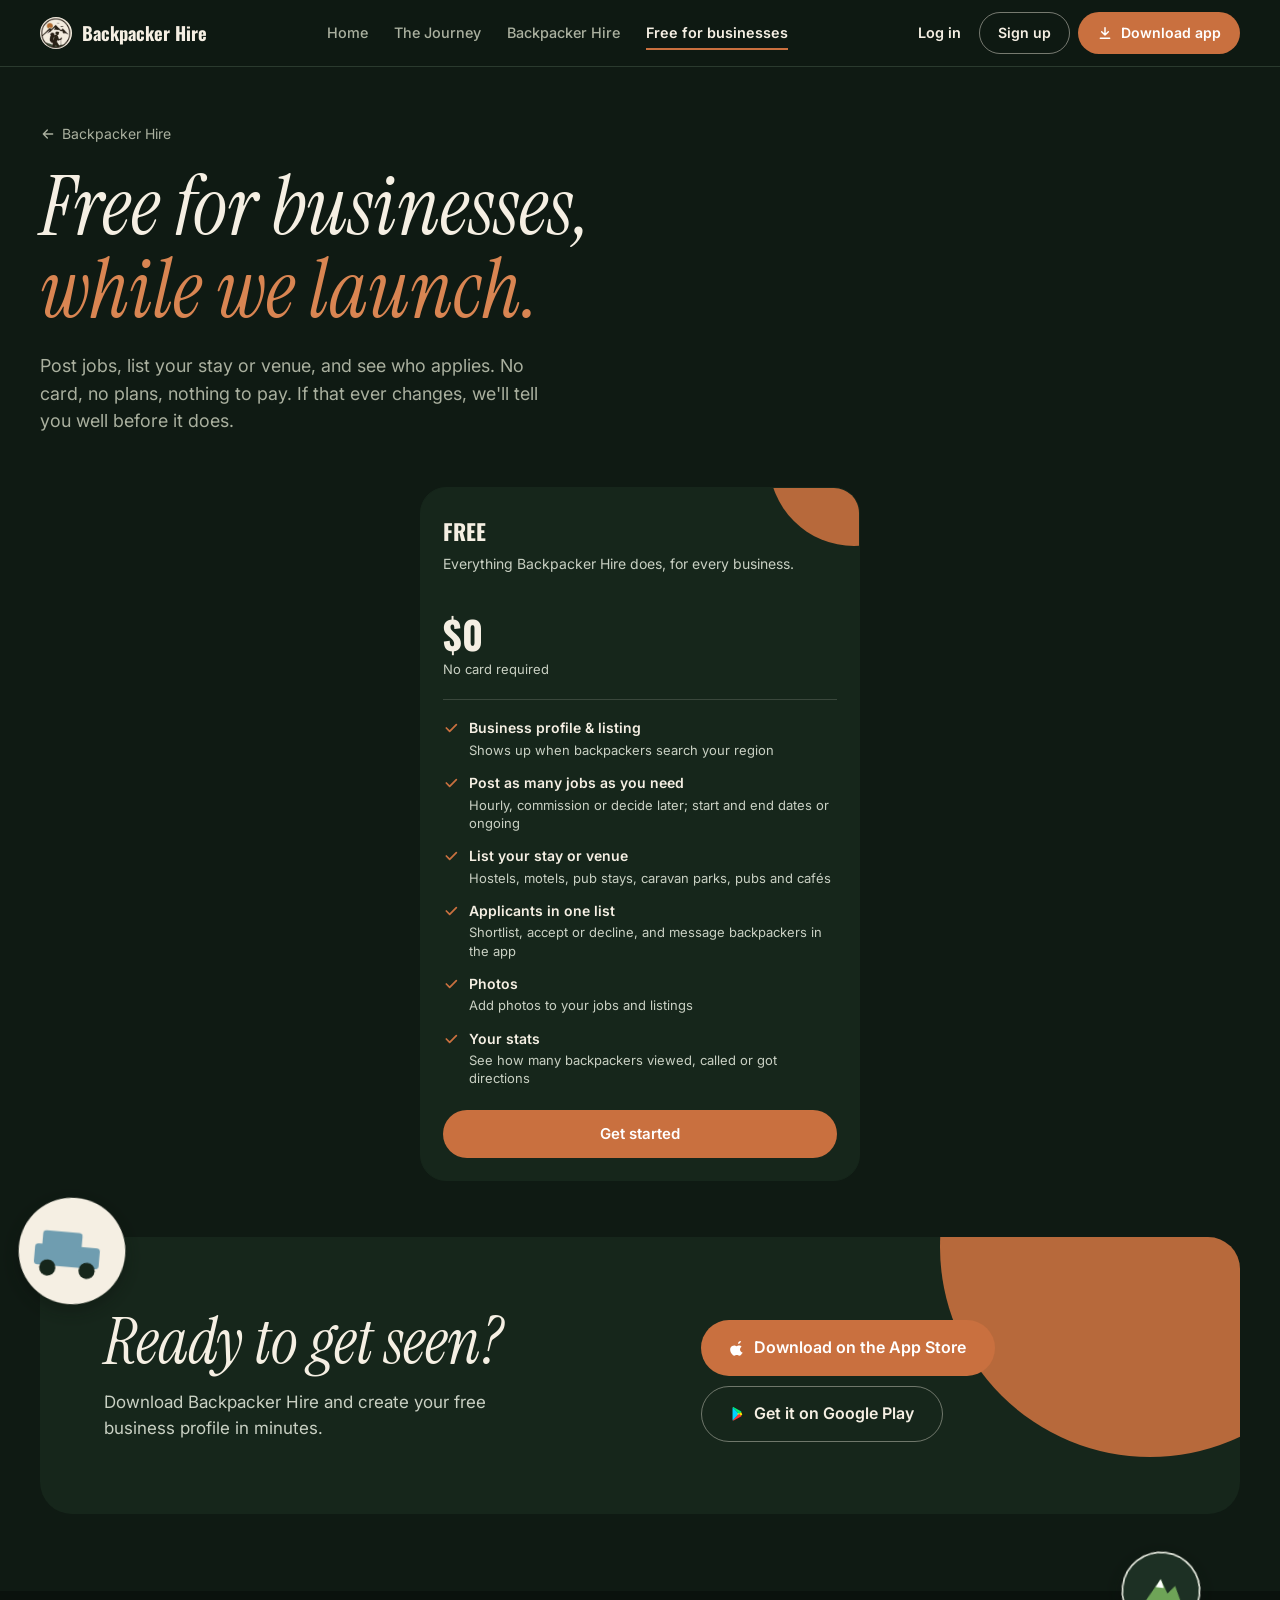
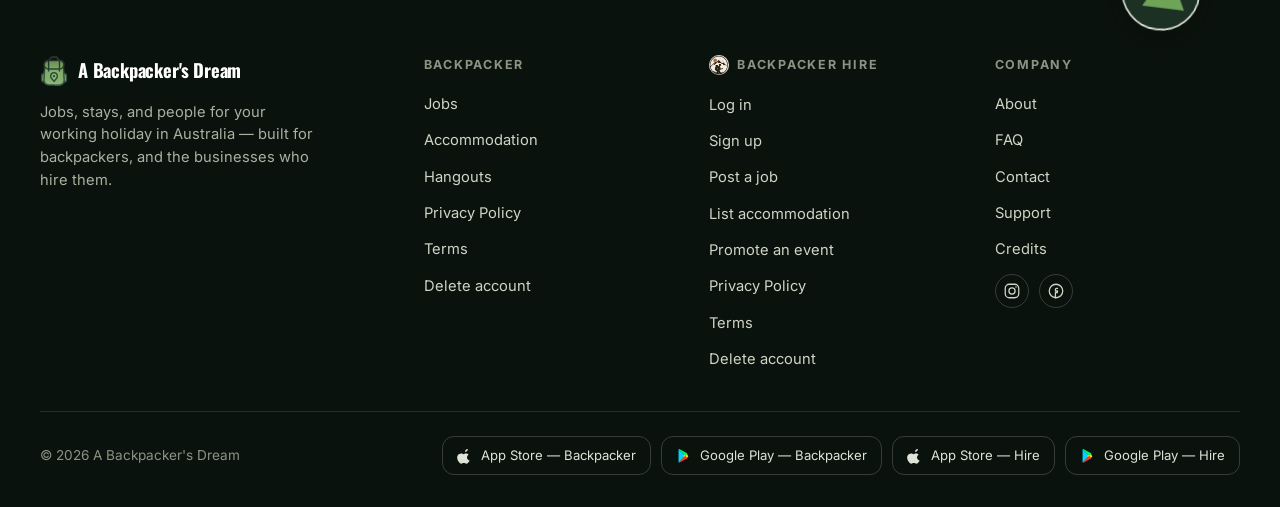
<file: pricing.html>
<!doctype html>
<html lang="en">
<head>
<meta charset="utf-8">
<meta name="viewport" content="width=device-width,initial-scale=1,viewport-fit=cover">
<title>Backpacker Hire is free for businesses | A Backpacker's Dream</title>
<meta name="description" content="Backpacker Hire is free for businesses while we launch: post jobs, list your stay or venue, and see who applies. No card, no plans." />
<link rel="canonical" href="https://abackpackersdream.com.au/pricing.html" />
<meta property="og:type" content="website" />
<meta property="og:site_name" content="A Backpacker's Dream" />
<meta property="og:locale" content="en_AU" />
<meta property="og:title" content="Backpacker Hire is free for businesses | A Backpacker's Dream" />
<meta property="og:description" content="Backpacker Hire is free for businesses while we launch: post jobs, list your stay or venue, and see who applies. No card, no plans." />
<meta property="og:url" content="https://abackpackersdream.com.au/pricing.html" />
<meta property="og:image" content="https://abackpackersdream.com.au/og.jpg" />
<meta property="og:image:width" content="1200" />
<meta property="og:image:height" content="630" />
<meta property="og:image:alt" content="A Backpacker's Dream: working holiday jobs, stays and people in Australia, and Backpacker Hire for businesses" />
<meta name="twitter:card" content="summary_large_image" />
<meta name="twitter:title" content="Backpacker Hire is free for businesses | A Backpacker's Dream" />
<meta name="twitter:description" content="Backpacker Hire is free for businesses while we launch: post jobs, list your stay or venue, and see who applies. No card, no plans." />
<meta name="twitter:image" content="https://abackpackersdream.com.au/og.jpg" />
<meta name="twitter:image:alt" content="A Backpacker's Dream: working holiday jobs, stays and people in Australia, and Backpacker Hire for businesses" />
<style>:root{box-sizing:border-box;padding-top:env(safe-area-inset-top,0px);padding-bottom:env(safe-area-inset-bottom,0px)}html{scroll-padding-top:env(safe-area-inset-top,0px)}body{margin:0;padding:0;font:14px -apple-system,BlinkMacSystemFont,sans-serif;background:#fff;color:#000}img{max-width:100%}[hidden]:not([hidden=until-found i]){display:none!important}</style>
<meta name="claude:viewport-fit-sides" content="cover">
<link rel="preconnect" href="https://fonts.googleapis.com">
<link rel="preconnect" href="https://fonts.gstatic.com" crossorigin>
<link rel="preload" as="style" href="https://fonts.googleapis.com/css2?family=Oswald:wght@500;700;900&family=Inter:wght@400;500;600;700&family=Instrument+Serif:ital@0;1&display=swap">
<link rel="stylesheet" href="https://fonts.googleapis.com/css2?family=Oswald:wght@500;700;900&family=Inter:wght@400;500;600;700&family=Instrument+Serif:ital@0;1&display=swap" media="print" onload="this.media='all'">
<noscript><link rel="stylesheet" href="https://fonts.googleapis.com/css2?family=Oswald:wght@500;700;900&family=Inter:wght@400;500;600;700&family=Instrument+Serif:ital@0;1&display=swap"></noscript>
<style>
  /* Layout: same system as the Backpacker Hire page. Big headline + billing switch,
     five plan columns (Growth on the dark sunset stage), payment note, CTA band. */
  :root{
    --bg:#0E1611;
    --surface:#16211A;
    --ink:#EFE8DA;
    --muted:#A8B2A7;
    --line:#2A372E;
    --accent:#EE9A68;
    --accent-fill:#D9773F;
    --on-accent:#1A0E07;
    --accent-soft:#2C1F17;
    --stage:#1A2B20;
    --on-stage:#F4EEE2;
    --on-stage-muted:#B5C0B4;
    --sun:#C96A37;
    --font-display:'Bricolage Grotesque', 'Hanken Grotesk', system-ui, sans-serif;
    --font-body:'Hanken Grotesk', system-ui, -apple-system, sans-serif;
    --maxw:1240px;
    --ease-out:cubic-bezier(0.23,1,0.32,1);
  }

  *{box-sizing:border-box;}
  html,body{overflow-x:hidden;}
  /* clip, not hidden: hidden turns body into a scroll box and breaks the sticky header */
  @supports (overflow:clip){ html,body{overflow-x:clip;} }
  body{background:var(--bg); color:var(--ink); font-family:var(--font-body); font-size:17px; line-height:1.55; -webkit-font-smoothing:antialiased;}
  ::selection{background:var(--accent-fill); color:var(--on-accent);}
  img,svg{max-width:100%; display:block;}
  a{color:inherit; text-decoration:none;}
  button{font:inherit; border:none; background:none; cursor:pointer; color:inherit;}
  :focus-visible{outline:2px solid var(--accent); outline-offset:3px; border-radius:8px;}
  h1,h2,h3{font-family:var(--font-display); margin:0; text-wrap:balance; color:var(--ink);}
  p{margin:0;}
  .num{font-variant-numeric:tabular-nums;}
  .wrap{max-width:var(--maxw); margin:0 auto; padding-left:max(20px, env(safe-area-inset-left,0px)); padding-right:max(20px, env(safe-area-inset-right,0px));}


  header.nav .wrap{display:flex; align-items:center; justify-content:space-between; gap:16px; padding-block:18px;}
  .brand{display:flex; align-items:center; gap:10px; font-family:var(--font-display); font-weight:700; font-size:18px; letter-spacing:-0.01em; white-space:nowrap;}
  .brand .mark{width:32px; height:32px; border-radius:9px; background:var(--ink); color:var(--bg); display:flex; align-items:center; justify-content:center; font-weight:800; font-size:13px;}
  nav.links{display:flex; gap:28px; font-size:15px; font-weight:500; color:var(--muted);}
  nav.links a{padding-block:6px;}
  nav.links a:hover{color:var(--ink);}
  nav.links a[aria-current="page"]{color:var(--ink); font-weight:700; box-shadow:inset 0 -2px 0 var(--accent-fill);}
  @media (max-width:820px){ nav.links{display:none;} }
  @media (max-width:520px){
    .brand{font-size:16px; gap:8px; min-width:0;}
    header.nav .btn{min-height:40px; padding:0 14px; font-size:13px;}
  }

  .btn{display:inline-flex; align-items:center; justify-content:center; gap:8px; min-height:48px; padding:0 22px; border-radius:999px; font-weight:600; font-size:15px; white-space:nowrap; border:1px solid transparent; transition:transform 160ms var(--ease-out), background-color 160ms ease, color 160ms ease;}
  .btn:active{transform:scale(0.97);}
  .btn-ink{background:var(--ink); color:var(--bg);}
  .btn-accent{background:var(--accent-fill); color:var(--on-accent);}
  .btn-line{border-color:var(--ink); color:var(--ink);}
  .btn-ghost{border-color:rgba(244,238,226,0.35); color:var(--on-stage);}
  .btn-lg{min-height:56px; padding:0 28px; font-size:16px;}
  @media (hover:hover) and (pointer:fine){
    .btn-line:hover{background:var(--ink); color:var(--bg);}
    .btn-accent:hover{background:var(--sun);}
    .btn-ghost:hover{background:rgba(244,238,226,0.1);}
  }

  /* head */
  .head .wrap{display:grid; grid-template-columns:minmax(0,1.3fr) minmax(0,1fr); gap:24px 48px; align-items:end; padding-block:clamp(28px,5vw,56px) clamp(28px,4vw,44px);}
  @media (max-width:900px){ .head .wrap{grid-template-columns:minmax(0,1fr); align-items:start;} }
  .head-copy{display:flex; flex-direction:column; gap:20px; min-width:0;}
  .back-link{display:inline-flex; align-items:center; gap:6px; font-size:14px; color:var(--muted); align-self:flex-start;}
  .back-link:hover{color:var(--ink);}
  .head h1{font-size:clamp(2.7rem,6.4vw,5.4rem); line-height:0.94; letter-spacing:-0.035em; font-weight:800;}
  .head h1 .warm{color:var(--accent);}
  .lede{font-size:clamp(1.05rem,1.4vw,1.2rem); color:var(--muted); max-width:48ch;}
  .head-side{display:flex; flex-direction:column; align-items:flex-start; gap:14px;}
  @media (min-width:901px){ .head-side{align-items:flex-end;} }

  .billing-toggle{position:relative; display:inline-flex; background:var(--surface); border:1px solid var(--line); border-radius:999px; padding:4px; gap:2px;}
  .toggle-pill{position:absolute; top:4px; bottom:4px; left:4px; width:0; background:var(--ink); border-radius:999px; transition:left 260ms var(--ease-out), width 260ms var(--ease-out); z-index:0;}
  .toggle-opt{position:relative; z-index:1; min-height:44px; padding:0 20px; border-radius:999px; font-size:15px; font-weight:600; color:var(--muted); transition:color 200ms ease; display:flex; align-items:center; gap:8px; white-space:nowrap;}
  .toggle-opt.active{color:var(--bg);}
  .save-tag{font-size:12px; font-weight:700; color:var(--accent); background:var(--accent-soft); border-radius:999px; padding:3px 9px;}
  .toggle-opt.active .save-tag{color:var(--on-accent); background:var(--accent-fill);}

  /* plans */
  .plans{padding-block:8px clamp(32px,5vw,56px);}
  .pricing-grid{display:grid; grid-template-columns:repeat(5,minmax(0,1fr)); gap:14px; align-items:stretch;}
  @media (max-width:1180px){ .pricing-grid{grid-template-columns:repeat(3,minmax(0,1fr));} }
  @media (max-width:760px){ .pricing-grid{grid-template-columns:minmax(0,1fr); max-width:460px; margin:0 auto;} }
  .plan{position:relative; border-radius:26px; padding:26px 22px 22px; display:flex; flex-direction:column; gap:0; min-width:0; background:var(--surface); border:1px solid var(--line); overflow:hidden; isolation:isolate;}
  .plan.featured{background:var(--stage); border-color:var(--stage); color:var(--on-stage);}
  .plan.featured::before{content:""; position:absolute; width:170px; height:170px; right:-80px; top:-112px; border-radius:50%; background:var(--sun); opacity:0.9; z-index:-1;}
  .plan.anchor{background:transparent; border:1px dashed var(--muted);}
  .plan-top{display:flex; align-items:center; justify-content:space-between; gap:8px; flex-wrap:wrap; margin-bottom:6px;}
  .plan-name{font-family:var(--font-display); font-weight:800; font-size:22px; letter-spacing:-0.02em; color:var(--ink);}
  .plan.featured .plan-name{color:var(--on-stage);}
  .chip{font-size:11px; font-weight:700; letter-spacing:0.04em; padding:4px 10px; border-radius:999px; white-space:nowrap;}
  .chip.popular{background:var(--surface); color:var(--ink);}
  .chip.scope{border:1px solid var(--line); color:var(--muted);}
  .plan-desc{font-size:14px; color:var(--muted); line-height:1.45; min-height:2.9em; margin-bottom:20px;}
  .plan.featured .plan-desc{color:var(--on-stage-muted);}
  .plan-price{display:flex; align-items:baseline; gap:4px; flex-wrap:wrap;}
  .plan-price .amt{font-family:var(--font-display); font-weight:800; font-size:clamp(2.1rem,3vw,2.6rem); letter-spacing:-0.03em; line-height:1; color:var(--ink); transition:filter 160ms ease, opacity 160ms ease;}
  .plan.featured .plan-price .amt{color:var(--on-stage);}
  .plan.anchor .plan-price .amt{font-size:clamp(1.7rem,2.3vw,2rem);}
  .plan-price .per{font-size:15px; color:var(--muted); font-weight:500;}
  .plan.featured .plan-price .per{color:var(--on-stage-muted);}
  .plan-price.swapping .amt{filter:blur(3px); opacity:0.6;}
  .plan-price a.amt{color:var(--ink); text-decoration:underline; text-decoration-thickness:2px; text-underline-offset:5px; text-decoration-color:var(--accent);}
  .plan-price a.amt:hover{color:var(--accent);}
  .plan-sub{font-size:13px; color:var(--muted); margin:6px 0 20px; min-height:1.3em;}
  .plan.featured .plan-sub{color:var(--on-stage-muted);}
  .plan-features{list-style:none; margin:0 0 22px; padding:18px 0 0; border-top:1px solid var(--line); display:grid; gap:14px; flex:1; align-content:start;}
  .plan.featured .plan-features{border-top-color:rgba(244,238,226,0.16);}
  .plan-features li{display:flex; align-items:flex-start; gap:10px; font-size:14px; line-height:1.4;}
  .plan-features li svg{flex-shrink:0; margin-top:2px; color:var(--accent);}
  .plan.featured .plan-features li svg{color:var(--accent-fill);}
  .feat-name{display:block; font-weight:600;}
  .feat-sub{display:block; font-size:13px; color:var(--muted); margin-top:3px; line-height:1.4;}
  .plan.featured .feat-sub{color:var(--on-stage-muted);}
  .plan-features li.soon svg{color:var(--muted);}
  .plan-features li.soon .feat-name{color:var(--muted);}
  .plan-features li.soon .feat-sub{color:var(--accent); font-weight:600;}
  .plan .btn{width:100%;}
  .plan .btn-plan{background:var(--ink); color:var(--bg);}
  .plan.featured .btn-plan{background:var(--accent-fill); color:var(--on-accent);}
  .plan.anchor .btn-plan{background:transparent; border-color:var(--ink); color:var(--ink);}
  @media (hover:hover) and (pointer:fine){
    .plan{transition:transform 240ms var(--ease-out), box-shadow 240ms var(--ease-out);}
    .plan:hover{transform:translateY(-4px); box-shadow:0 22px 40px -24px rgba(10,20,14,0.35);}
    .plan.anchor .btn-plan:hover{background:var(--ink); color:var(--bg);}
  }

  /* payment note */
  .pay{padding-block:0 clamp(40px,6vw,72px);}
  .pay-row{display:grid; grid-template-columns:minmax(0,1fr) minmax(0,1fr); gap:20px 48px; border-top:1px solid var(--line); padding-top:28px;}
  @media (max-width:860px){ .pay-row{grid-template-columns:minmax(0,1fr);} }
  .pay h2{font-size:clamp(1.4rem,2.4vw,1.9rem); line-height:1.08; letter-spacing:-0.02em; font-weight:800;}
  .pay p{color:var(--muted); margin-top:10px; max-width:52ch;}
  .methods{display:flex; flex-wrap:wrap; gap:10px; align-content:start;}
  .method{display:inline-flex; align-items:center; gap:10px; padding:12px 16px; border-radius:16px; background:var(--surface); border:1px solid var(--line); font-weight:600; font-size:15px;}
  .method svg{color:var(--accent);}
  .footnote{font-size:14px; color:var(--muted); max-width:70ch; margin-top:24px; grid-column:1 / -1;}

  /* cta */
  .cta .inner{background:var(--stage); color:var(--on-stage); border-radius:32px; padding:clamp(36px,6vw,72px) clamp(24px,5vw,64px); display:grid; grid-template-columns:minmax(0,1.2fr) minmax(0,1fr); gap:28px; align-items:end; position:relative; overflow:hidden; isolation:isolate;}
  .cta .inner::before{content:""; position:absolute; width:420px; height:420px; right:-120px; top:-200px; border-radius:50%; background:var(--sun); opacity:0.9; z-index:-1;}
  @media (max-width:860px){
    .cta .inner{grid-template-columns:minmax(0,1fr); align-items:start;}
    .cta .inner::before{width:260px; height:260px; right:-130px; top:-150px;}
  }
  .cta h2{color:var(--on-stage); font-size:clamp(2.2rem,5vw,4rem); line-height:0.95; letter-spacing:-0.035em; font-weight:800;}
  .cta p{color:var(--on-stage-muted); margin-top:14px; max-width:40ch;}
  .cta .ctas{display:flex; flex-wrap:wrap; gap:10px;}

  footer .wrap{display:flex; justify-content:space-between; align-items:center; flex-wrap:wrap; gap:14px; padding-block:40px 32px;}
  footer p{font-size:14px; color:var(--muted);}

  @media (prefers-reduced-motion: reduce){
    .plan, .toggle-pill, .plan-price .amt, .btn{transition:none !important;}
    .plan:hover{transform:none !important;}
  }

  /* stickers: same decorative badges as the Backpacker home page */
  .pin{position:absolute; pointer-events:none; z-index:6; filter:drop-shadow(0 6px 10px rgba(5,10,7,0.35));}
  .plans .wrap, .pay .wrap, .cta .wrap, footer{position:relative;}
  @media (max-width:860px){ .pin{display:none;} }

  /* ---- design direction mockup: shared type, header and footer with the home page ---- */
  :root{ 
    --bg:#0f1a13; --surface:#16261b; --ink:#f5efe3; --muted:#aab09f; --line:#2a3a2e;
    --accent:#d98552; --accent-fill:#c9703f; --on-accent:#ffffff; --accent-soft:#2e2018;
    --stage:#16261b; --on-stage:#f5efe3; --on-stage-muted:#c9d0c3; --sun:#c9703f;
    --sage:#1d3024; --sand:#2a2a1c; --clay:#2e2018; --meadow:#6ea457;
    --footer-bg:#0a120d; color-scheme:dark;
    --font-display:'Oswald', sans-serif; --font-body:'Inter', sans-serif; --font-serif:'Instrument Serif', serif;
  }
  body{background:var(--bg); color:var(--ink);}
  h1,h2,h3{letter-spacing:-0.005em;}
  .hero h1, .head h1{font-family:var(--font-serif); font-style:italic; font-weight:400; letter-spacing:0; line-height:1.02;}
  .step-copy h3{font-family:var(--font-display); text-transform:uppercase; font-weight:700; letter-spacing:-0.01em; line-height:0.98;}
  /* section headings: the italic serif, as on the home page (owner, 16 Nov) */
  .flow-head h2, .account-card h2, .cta h2, .pay h2, .faq h2{font-family:var(--font-serif); font-style:italic; text-transform:none; font-weight:400; letter-spacing:0; line-height:1.04;}
  .plan-name{font-family:var(--font-display); text-transform:uppercase; font-weight:700; letter-spacing:0;}
  .step-num, .plan-price .amt{font-family:var(--font-display); font-weight:700; letter-spacing:-0.01em;}
  .made-for span::before{background:var(--meadow);}
  .ticks svg, .plan-features li svg{color:var(--meadow);}
  .plan.featured .plan-features li svg{color:var(--accent-fill);}
  .btn-ghost{border-color:color-mix(in srgb, var(--on-stage) 40%, transparent); color:var(--on-stage);}
  .eyebrow-kicker{font-family:var(--font-body); font-size:0.8rem; font-weight:700; letter-spacing:0.18em; text-transform:uppercase; color:var(--accent); margin:0;}

  header.site-nav{position:sticky; top:0; z-index:50; background:color-mix(in srgb, var(--bg) 92%, transparent); backdrop-filter:blur(14px); border-bottom:1px solid var(--line);}
  header.site-nav .wrap{display:flex; align-items:center; justify-content:space-between; gap:16px; padding-block:12px;}
  header.site-nav .brand{display:flex; align-items:center; gap:10px; font-family:var(--font-display); font-weight:700; font-size:1.15rem; letter-spacing:0; color:var(--ink);}
  header.site-nav .brand img{height:32px; width:32px; border-radius:50%; object-fit:cover;}
  header.site-nav .brand .sub{font-family:var(--font-body); font-size:0.68rem; font-weight:700; letter-spacing:0.12em; text-transform:uppercase; background:var(--accent-fill); color:var(--on-accent); padding:4px 9px; border-radius:999px;}
  header.site-nav nav.links{display:flex; gap:26px; font-size:0.9rem; font-weight:500; color:var(--muted);}
  header.site-nav nav.links a:hover{color:var(--ink);}
  header.site-nav nav.links a[aria-current="page"]{color:var(--ink); font-weight:600; box-shadow:inset 0 -2px 0 var(--accent-fill);}
  header.site-nav .nav-actions{display:flex; align-items:center; gap:8px; flex-shrink:0;}
  header.site-nav .nav-login{font-size:0.9rem; font-weight:600; color:var(--ink); padding:8px 10px; border-radius:999px;}
  header.site-nav .nav-login:hover{color:var(--accent);}
  header.site-nav .btn{min-height:42px; padding:0 18px; font-size:0.88rem; background:var(--accent-fill); color:var(--on-accent);}
  header.site-nav .btn-outline{background:transparent; border-color:color-mix(in srgb, var(--ink) 45%, transparent); color:var(--ink);}
  header.site-nav .btn-outline:hover{border-color:var(--ink);}
  header.site-nav .short-label{display:none;}
  @media (max-width:860px){ header.site-nav nav.links{display:none;} }
  @media (max-width:520px){ header.site-nav .brand .name{display:none;} header.site-nav .btn{padding:0 14px; font-size:0.8rem;} header.site-nav .nav-login{padding:8px 6px; font-size:0.82rem;} header.site-nav .nav-actions{gap:6px;} header.site-nav .full-label{display:none;} header.site-nav .short-label{display:inline;} header.site-nav .btn svg{display:none;} }

  footer.site-footer{background:var(--footer-bg); color:#dfe3d8; padding:64px 0 32px; margin-top:clamp(40px,6vw,80px); position:relative;}
  footer.site-footer .wrap{display:block; padding-block:0;}
  footer.site-footer .footer-top{display:grid; grid-template-columns:1.4fr 1fr 1fr 1fr; gap:40px; padding-bottom:40px; border-bottom:1px solid rgba(255,255,255,0.12);}
  footer.site-footer .brand{display:flex; align-items:center; gap:10px; font-family:var(--font-display); font-weight:700; font-size:1.15rem; color:#fff;}
  footer.site-footer .brand img{height:32px; width:auto;}
  footer.site-footer .footer-brand p{color:#aab09f; font-size:0.92rem; line-height:1.55; margin:14px 0 0; max-width:280px;}
  footer.site-footer h3{font-family:var(--font-body); font-size:0.78rem; letter-spacing:0.14em; text-transform:uppercase; color:#8d9383; margin:0 0 16px; display:flex; align-items:center; gap:8px;}
  footer.site-footer h3 img{width:20px; height:20px; border-radius:50%; object-fit:cover;}
  footer.site-footer ul{list-style:none; margin:0; padding:0; display:grid; gap:10px;}
  footer.site-footer ul a{color:#cfd4c5; font-size:0.92rem;}
  footer.site-footer ul a:hover{color:#fff;}
  footer.site-footer .social-links{display:flex; gap:10px; margin-top:2px;}
  footer.site-footer .social-icon{display:flex; align-items:center; justify-content:center; width:34px; height:34px; border-radius:50%; border:1px solid rgba(255,255,255,0.18);}
  footer.site-footer .social-icon:hover{border-color:rgba(255,255,255,0.4); background:rgba(255,255,255,0.08);}
  footer.site-footer .footer-bottom{display:flex; justify-content:space-between; align-items:center; padding-top:24px; flex-wrap:wrap; gap:12px;}
  footer.site-footer .footer-bottom p{color:#8d9383; font-size:0.85rem; margin:0;}
  footer.site-footer .store-badges{display:flex; gap:10px; flex-wrap:wrap;}
  footer.site-footer .store-pill{display:flex; align-items:center; gap:8px; border:1px solid rgba(255,255,255,0.18); border-radius:12px; padding:8px 14px; font-size:0.82rem; color:#dfe3d8;}
  @media (max-width:860px){ footer.site-footer .footer-top{grid-template-columns:1fr 1fr;} }
  @media (max-width:560px){ footer.site-footer .footer-top{grid-template-columns:1fr;} }

  /* Location rows are the only Coming soon treatment. This sits after the shared
     palette, which repaints every feature icon. */
  .plan-features li.soon svg{color:var(--muted);}
  .plan.featured .plan-features li.soon svg{color:var(--on-stage-muted);}
  .plan.featured .plan-features li.soon .feat-name{color:var(--on-stage-muted);}
  .feat-note{display:block; margin-top:3px; font-size:13px; font-weight:400; color:var(--muted); line-height:1.4;}
  .plan.featured .feat-note{color:var(--on-stage-muted);}
  :root{--to-top-bg:var(--accent-fill); --to-top-fg:#ffffff; --to-top-line:rgba(255,255,255,0.2);}
  /* back to top */
  .to-top{position:fixed; z-index:70; right:max(20px, env(safe-area-inset-right, 0px)); bottom:max(20px, env(safe-area-inset-bottom, 0px)); width:48px; height:48px; border-radius:50%; display:flex; align-items:center; justify-content:center; padding:0; cursor:pointer; background:var(--to-top-bg); color:var(--to-top-fg); border:1px solid var(--to-top-line); box-shadow:0 12px 28px -10px rgba(0,0,0,0.45); opacity:0; visibility:hidden; transform:translateY(12px); transition:opacity 220ms ease, transform 260ms cubic-bezier(.23,1,.32,1), visibility 0s linear 260ms;}
  .to-top.show{opacity:1; visibility:visible; transform:none; transition:opacity 220ms ease, transform 260ms cubic-bezier(.23,1,.32,1), visibility 0s;}
  .to-top:hover{filter:brightness(1.12);}
  .to-top:active{transform:scale(0.94);}
  @media (prefers-reduced-motion: reduce){ .to-top{transition:none;} }
/* Hide Netlify's free-tier "Powered by Netlify" badge */
#nl-badge-frame { display: none !important; }
</style>
<script type="application/ld+json">
{
 "@context": "https://schema.org",
 "@graph": [
  {
   "@type": "Organization",
   "@id": "https://abackpackersdream.com.au/#organization",
   "name": "A Backpacker's Dream",
   "legalName": "PELICANGOLD PTY LTD",
   "url": "https://abackpackersdream.com.au/",
   "logo": "https://abackpackersdream.com.au/img/logo.png",
   "email": "admin@abackpackersdream.com.au",
   "sameAs": [
    "https://www.instagram.com/a_backpackers__dream_app/",
    "https://www.facebook.com/profile.php?id=61582481173979"
   ]
  },
  {
   "@type": "MobileApplication",
   "@id": "https://abackpackersdream.com.au/#app-backpacker-hire",
   "name": "Backpacker Hire",
   "description": "Post jobs and rooms for working holiday backpackers and get their applications in one place.",
   "operatingSystem": "iOS, Android",
   "applicationCategory": "BusinessApplication",
   "url": "https://abackpackersdream.com.au/hire.html",
   "image": "https://abackpackersdream.com.au/img/backpacker-hire-icon.png",
   "installUrl": [
    "https://apps.apple.com/app/id6752952428",
    "https://play.google.com/store/apps/details?id=com.backpacker.hire"
   ],
   "offers": {
    "@type": "Offer",
    "price": "0",
    "priceCurrency": "AUD"
   },
   "publisher": {
    "@id": "https://abackpackersdream.com.au/#organization"
   }
  }
 ]
}
</script>
</head>
<body>

<header class="site-nav">
  <div class="wrap">
    <a class="brand" href="hire.html"><img width="156" height="155" src="img/backpacker-hire-icon.png" alt="Backpacker Hire logo"/><span class="name">Backpacker Hire</span></a>
    <nav class="links" aria-label="Main">
      <a href="./">Home</a>
      <a href="./#path">The Journey</a>
      <a href="hire.html">Backpacker Hire</a>
      <a href="pricing.html" aria-current="page">Free for businesses</a>
    </nav>
    <div class="nav-actions">
      <a class="nav-login" href="https://api.abackpackersdream.com.au/business/login">Log in</a>
      <a class="btn btn-outline" href="https://api.abackpackersdream.com.au/business/signup">Sign up</a>
      <a class="btn js-app-cta" href="#get-app" aria-label="Download the Backpacker Hire app"><svg width="16" height="16" viewBox="0 0 24 24" fill="none" stroke="currentColor" stroke-width="2.2" stroke-linecap="round" stroke-linejoin="round" aria-hidden="true"><path d="M12 4v11M7 10l5 5 5-5M5 20h14"/></svg><span class="full-label">Download app</span><span class="short-label">Get app</span></a>
    </div>
  </div>
</header>

<main>
  <section class="head">
    <div class="wrap">
      <div class="head-copy">
        <a class="back-link" href="hire.html">
          <svg width="16" height="16" viewBox="0 0 24 24" fill="none" stroke="currentColor" stroke-width="2" stroke-linecap="round" stroke-linejoin="round" aria-hidden="true"><path d="M19 12H5M11 6l-6 6 6 6"/></svg>
          Backpacker Hire
        </a>
        <h1>Free for businesses, <span class="warm">while we launch.</span></h1>
        <p class="lede">Post jobs, list your stay or venue, and see who applies. No card, no plans, nothing to pay. If that ever changes, we'll tell you well before it does.</p>
      </div>
    </div>
  </section>

  <section class="plans" aria-label="What's included">
    <div class="wrap">
      <div class="pricing-grid" style="grid-template-columns:minmax(0,440px);justify-content:center;">
        <article class="plan featured">
          <div class="plan-top"><h2 class="plan-name">Free</h2></div>
          <p class="plan-desc">Everything Backpacker Hire does, for every business.</p>
          <div class="plan-price"><span class="amt num">$0</span></div>
          <div class="plan-sub">No card required</div>
          <ul class="plan-features">
            <li><svg width="16" height="16" viewBox="0 0 24 24" fill="none" stroke="currentColor" stroke-width="2.6" stroke-linecap="round" stroke-linejoin="round" aria-hidden="true"><path d="m5 12 5 5L20 7"/></svg><span><span class="feat-name">Business profile &amp; listing</span><span class="feat-sub">Shows up when backpackers search your region</span></span></li>
            <li><svg width="16" height="16" viewBox="0 0 24 24" fill="none" stroke="currentColor" stroke-width="2.6" stroke-linecap="round" stroke-linejoin="round" aria-hidden="true"><path d="m5 12 5 5L20 7"/></svg><span><span class="feat-name">Post as many jobs as you need</span><span class="feat-sub">Hourly, commission or decide later; start and end dates or ongoing</span></span></li>
            <li><svg width="16" height="16" viewBox="0 0 24 24" fill="none" stroke="currentColor" stroke-width="2.6" stroke-linecap="round" stroke-linejoin="round" aria-hidden="true"><path d="m5 12 5 5L20 7"/></svg><span><span class="feat-name">List your stay or venue</span><span class="feat-sub">Hostels, motels, pub stays, caravan parks, pubs and cafés</span></span></li>
            <li><svg width="16" height="16" viewBox="0 0 24 24" fill="none" stroke="currentColor" stroke-width="2.6" stroke-linecap="round" stroke-linejoin="round" aria-hidden="true"><path d="m5 12 5 5L20 7"/></svg><span><span class="feat-name">Applicants in one list</span><span class="feat-sub">Shortlist, accept or decline, and message backpackers in the app</span></span></li>
            <li><svg width="16" height="16" viewBox="0 0 24 24" fill="none" stroke="currentColor" stroke-width="2.6" stroke-linecap="round" stroke-linejoin="round" aria-hidden="true"><path d="m5 12 5 5L20 7"/></svg><span><span class="feat-name">Photos</span><span class="feat-sub">Add photos to your jobs and listings</span></span></li>
            <li><svg width="16" height="16" viewBox="0 0 24 24" fill="none" stroke="currentColor" stroke-width="2.6" stroke-linecap="round" stroke-linejoin="round" aria-hidden="true"><path d="m5 12 5 5L20 7"/></svg><span><span class="feat-name">Your stats</span><span class="feat-sub">See how many backpackers viewed, called or got directions</span></span></li>
          </ul>
          <a class="btn btn-plan" href="https://api.abackpackersdream.com.au/business/signup" aria-label="Sign up free">Get started</a>
        </article>
      </div>
    </div>
  </section>

  <section class="cta" id="get-app" aria-labelledby="cta-h">
    <div class="wrap">
<svg class="pin" viewBox="0 0 100 100" aria-hidden="true" style="width:116px;height:116px;top:-44px;left:-6px;transform:rotate(5deg);"><circle cx="50" cy="50" r="46" fill="#f5efe3"/><rect x="18" y="46" width="56" height="18" rx="3" fill="#6f9db0"/><rect x="24" y="34" width="34" height="16" rx="3" fill="#6f9db0"/><circle cx="30" cy="66" r="7" fill="#16261b"/><circle cx="64" cy="66" r="7" fill="#16261b"/></svg>
      <div class="inner">
        <div>
          <h2 id="cta-h">Ready to get seen?</h2>
          <p>Download Backpacker Hire and create your free business profile in minutes.</p>
        </div>
        <div class="ctas">
          <a class="btn btn-lg btn-accent" href="https://apps.apple.com/app/id6752952428"><svg width="16" height="16" viewBox="0 0 24 24" fill="currentColor" aria-hidden="true" style="flex-shrink:0;"><path d="M16.365 1.43c0 1.14-.42 2.07-1.26 2.94-.93.96-2.04 1.5-3.15 1.41-.06-1.08.45-2.19 1.26-3 .9-.93 2.1-1.5 3.15-1.35zM20.07 17.07c-.6 1.38-1.32 2.73-2.4 4.02-1.02 1.26-2.19 2.49-3.75 2.49-1.5 0-1.98-.96-3.72-.96-1.74 0-2.28.93-3.72.99-1.5.06-2.67-1.29-3.69-2.55-2.04-2.52-3.69-7.14-1.56-10.23 1.05-1.56 2.94-2.55 4.98-2.58 1.5-.03 2.4 1.02 3.63 1.02 1.2 0 1.89-1.02 3.72-1.02 1.56 0 2.97.72 3.9 1.86-1.68 1.02-2.46 2.4-2.43 4.2.03 2.1 1.5 3.6 3.24 4.26-.3.72-.6 1.41-1.2 2.5z"/></svg> Download on the App Store</a>
          <a class="btn btn-lg btn-ghost" href="https://play.google.com/store/apps/details?id=com.backpacker.hire"><svg width="16" height="16" viewBox="0 0 24 24" aria-hidden="true" style="flex-shrink:0;"><path d="M4.3 2.3c-.3.3-.5.7-.5 1.2v17c0 .5.2.9.5 1.2l9.5-9.7-9.5-9.7z" fill="#00D2FF"/><path d="M17.6 10.2l-3.4-1.9-3.4 3.7 3.4 3.7 3.4-1.9c1-.6 1-2 0-2.6z" fill="#FFE000"/><path d="M4.3 2.3l9.5 9.7 3.4-3.7-11.6-6.6c-.4-.2-.9-.1-1.3.1z" fill="#00F076"/><path d="M4.3 21.7c.4.2.9.3 1.3.1l11.6-6.6-3.4-3.7-9.5 9.7z" fill="#FF3131"/></svg> Get it on Google Play</a>
        </div>
      </div>
    </div>
  </section>
</main>

<footer class="site-footer">
<svg class="pin" viewBox="0 0 100 100" aria-hidden="true" style="width:84px;height:84px;top:-42px;right:6%;transform:rotate(7deg);"><circle cx="50" cy="50" r="46" fill="#1d3024" stroke="#dfe3d8" stroke-width="2"/><polygon points="30,70 48,36 58,52 66,42 80,70" fill="#6ea457"/><polygon points="48,36 53,46 43,46" fill="#fff"/></svg>

  <div class="wrap">
    <div class="footer-top">
      <div class="footer-brand">
        <a class="brand" href="index.html"><img width="192" height="220" src="img/logo.png" alt="" />A Backpacker's Dream</a>
        <p>Jobs, stays, and people for your working holiday in Australia — built for backpackers, and the businesses who hire them.</p>
      </div>
      <div class="footer-col">
        <h3>Backpacker</h3>
        <ul><li><a href="./#path">Jobs</a></li><li><a href="./#path">Accommodation</a></li><li><a href="./#path">Hangouts</a></li><li><a href="/privacy-policy/">Privacy Policy</a></li><li><a href="/terms/">Terms</a></li><li><a href="https://abackpackersdream.com.au/delete-your-a-backpacker-account/" target="_blank" rel="noopener">Delete account</a></li></ul>
      </div>
      <div class="footer-col">
        <h3><img width="156" height="155" src="img/backpacker-hire-icon.png" alt="Backpacker Hire logo" />Backpacker Hire</h3>
        <ul><li><a href="https://api.abackpackersdream.com.au/business/login">Log in</a></li><li><a href="https://api.abackpackersdream.com.au/business/signup">Sign up</a></li><li><a href="hire.html">Post a job</a></li><li><a href="hire.html">List accommodation</a></li><li><a href="hire.html">Promote an event</a></li><li><a href="/privacy-policy/">Privacy Policy</a></li><li><a href="/terms/">Terms</a></li><li><a href="https://abackpackersdream.com.au/delete-your-backpacker-hire-account/" target="_blank" rel="noopener">Delete account</a></li></ul>
      </div>
      <div class="footer-col">
        <h3>Company</h3>
        <ul><li><a href="./#about">About</a></li><li><a href="./#faq">FAQ</a></li><li><a href="mailto:admin@abackpackersdream.com.au">Contact</a></li><li><a href="/support/">Support</a></li><li><a href="/credits/">Credits</a></li><li class="social-links"><a class="social-icon" href="https://www.instagram.com/a_backpackers__dream_app/" target="_blank" rel="noopener" aria-label="Instagram"><svg viewBox="0 0 24 24" width="18" height="18" fill="none" stroke="currentColor" stroke-width="1.7"><rect x="3" y="3" width="18" height="18" rx="5.5"/><circle cx="12" cy="12" r="4.1"/><circle cx="17.3" cy="6.7" r="1" fill="currentColor" stroke="none"/></svg></a><a class="social-icon" href="https://www.facebook.com/profile.php?id=61582481173979" target="_blank" rel="noopener" aria-label="Facebook"><svg viewBox="0 0 24 24" width="18" height="18" fill="none" stroke="currentColor" stroke-width="1.7"><circle cx="12" cy="12" r="9"/><path d="M14.1 8.4h-1.4c-.85 0-1.5.7-1.5 1.55V12h2.9l-.4 2.1h-2.5V21" stroke-linecap="round" stroke-linejoin="round"/></svg></a></li></ul>
      </div>
    </div>
    <div class="footer-bottom">
      <p>© 2026 A Backpacker's Dream</p>
      <div class="store-badges">
        <a class="store-pill" href="https://apps.apple.com/app/id6752948846" target="_blank" rel="noopener"><svg width="16" height="16" viewBox="0 0 24 24" fill="currentColor" aria-hidden="true" style="flex-shrink:0;"><path d="M16.365 1.43c0 1.14-.42 2.07-1.26 2.94-.93.96-2.04 1.5-3.15 1.41-.06-1.08.45-2.19 1.26-3 .9-.93 2.1-1.5 3.15-1.35zM20.07 17.07c-.6 1.38-1.32 2.73-2.4 4.02-1.02 1.26-2.19 2.49-3.75 2.49-1.5 0-1.98-.96-3.72-.96-1.74 0-2.28.93-3.72.99-1.5.06-2.67-1.29-3.69-2.55-2.04-2.52-3.69-7.14-1.56-10.23 1.05-1.56 2.94-2.55 4.98-2.58 1.5-.03 2.4 1.02 3.63 1.02 1.2 0 1.89-1.02 3.72-1.02 1.56 0 2.97.72 3.9 1.86-1.68 1.02-2.46 2.4-2.43 4.2.03 2.1 1.5 3.6 3.24 4.26-.3.72-.6 1.41-1.2 2.5z"/></svg> App Store — Backpacker</a>
        <a class="store-pill" href="https://play.google.com/store/apps/details?id=com.abackpacker.user" target="_blank" rel="noopener"><svg width="16" height="16" viewBox="0 0 24 24" aria-hidden="true" style="flex-shrink:0;"><path d="M4.3 2.3c-.3.3-.5.7-.5 1.2v17c0 .5.2.9.5 1.2l9.5-9.7-9.5-9.7z" fill="#00D2FF"/><path d="M17.6 10.2l-3.4-1.9-3.4 3.7 3.4 3.7 3.4-1.9c1-.6 1-2 0-2.6z" fill="#FFE000"/><path d="M4.3 2.3l9.5 9.7 3.4-3.7-11.6-6.6c-.4-.2-.9-.1-1.3.1z" fill="#00F076"/><path d="M4.3 21.7c.4.2.9.3 1.3.1l11.6-6.6-3.4-3.7-9.5 9.7z" fill="#FF3131"/></svg> Google Play — Backpacker</a>
        <a class="store-pill" href="https://apps.apple.com/app/id6752952428" target="_blank" rel="noopener"><svg width="16" height="16" viewBox="0 0 24 24" fill="currentColor" aria-hidden="true" style="flex-shrink:0;"><path d="M16.365 1.43c0 1.14-.42 2.07-1.26 2.94-.93.96-2.04 1.5-3.15 1.41-.06-1.08.45-2.19 1.26-3 .9-.93 2.1-1.5 3.15-1.35zM20.07 17.07c-.6 1.38-1.32 2.73-2.4 4.02-1.02 1.26-2.19 2.49-3.75 2.49-1.5 0-1.98-.96-3.72-.96-1.74 0-2.28.93-3.72.99-1.5.06-2.67-1.29-3.69-2.55-2.04-2.52-3.69-7.14-1.56-10.23 1.05-1.56 2.94-2.55 4.98-2.58 1.5-.03 2.4 1.02 3.63 1.02 1.2 0 1.89-1.02 3.72-1.02 1.56 0 2.97.72 3.9 1.86-1.68 1.02-2.46 2.4-2.43 4.2.03 2.1 1.5 3.6 3.24 4.26-.3.72-.6 1.41-1.2 2.5z"/></svg> App Store — Hire</a>
        <a class="store-pill" href="https://play.google.com/store/apps/details?id=com.backpacker.hire" target="_blank" rel="noopener"><svg width="16" height="16" viewBox="0 0 24 24" aria-hidden="true" style="flex-shrink:0;"><path d="M4.3 2.3c-.3.3-.5.7-.5 1.2v17c0 .5.2.9.5 1.2l9.5-9.7-9.5-9.7z" fill="#00D2FF"/><path d="M17.6 10.2l-3.4-1.9-3.4 3.7 3.4 3.7 3.4-1.9c1-.6 1-2 0-2.6z" fill="#FFE000"/><path d="M4.3 2.3l9.5 9.7 3.4-3.7-11.6-6.6c-.4-.2-.9-.1-1.3.1z" fill="#00F076"/><path d="M4.3 21.7c.4.2.9.3 1.3.1l11.6-6.6-3.4-3.7-9.5 9.7z" fill="#FF3131"/></svg> Google Play — Hire</a>
      </div>
    </div>
  </div>
</footer>


<script>
(function(){
  // Download buttons: App Store on iPhone/iPad, Google Play on Android.
  // On a computer they keep pointing at the download section (#get-app), which has both stores.
  var ua = navigator.userAgent || '';
  var isIOS = /iPad|iPhone|iPod/.test(ua) || (/Macintosh/.test(ua) && navigator.maxTouchPoints > 1);
  var target = isIOS ? 'https://apps.apple.com/app/id6752952428'
    : /Android/.test(ua) ? 'https://play.google.com/store/apps/details?id=com.backpacker.hire'
    : null;
  if (!target) return;
  var els = document.querySelectorAll('.js-app-cta');
  for (var i = 0; i < els.length; i++) els[i].setAttribute('href', target);
})();
</script>
<script>
(function(){
  // Contact links: mailto does nothing for visitors without a mail app set up,
  // so also copy the address and show it in a toast.
  var toast;
  function show(msg){
    if (!toast){
      toast = document.createElement('div');
      toast.setAttribute('role', 'status');
      toast.style.cssText = 'position:fixed;left:50%;bottom:24px;z-index:100;max-width:calc(100% - 32px);padding:12px 18px;border-radius:14px;background:#16261b;color:#f5efe3;font:500 14px/1.4 system-ui,-apple-system,sans-serif;box-shadow:0 14px 34px -12px rgba(0,0,0,0.5);border:1px solid rgba(255,255,255,0.14);text-align:center;opacity:0;transform:translate(-50%,10px);transition:opacity 200ms ease,transform 200ms cubic-bezier(.23,1,.32,1);pointer-events:none;';
      document.body.appendChild(toast);
    }
    toast.textContent = msg;
    toast.style.opacity = '1';
    toast.style.transform = 'translate(-50%,0)';
    clearTimeout(toast._t);
    toast._t = setTimeout(function(){ toast.style.opacity = '0'; toast.style.transform = 'translate(-50%,10px)'; }, 4000);
  }
  function copy(text){
    if (navigator.clipboard && window.isSecureContext){
      return navigator.clipboard.writeText(text).then(function(){ return true; }, function(){ return false; });
    }
    return Promise.resolve(false);
  }
  document.querySelectorAll('a[href^="mailto:"]').forEach(function(link){
    link.addEventListener('click', function(){
      var email = link.getAttribute('href').slice(7).split('?')[0];
      copy(email).then(function(ok){
        show(ok ? 'Email copied: ' + email : 'Email us at ' + email);
      });
    });
  });
})();
</script>

<button type="button" class="to-top" aria-label="Back to top">
  <svg width="20" height="20" viewBox="0 0 24 24" fill="none" stroke="currentColor" stroke-width="2.2" stroke-linecap="round" stroke-linejoin="round" aria-hidden="true"><path d="M12 19V5M5 12l7-7 7 7"/></svg>
</button>
<script>
(function(){
  // Back-to-top button: shows after scrolling down, scrolls to the top on click.
  // Open at the top. A reload (and the preview, which reloads on every update) would
  // otherwise put the visitor back where they last scrolled. Back/forward keeps its
  // position, and links to a section (#hiring, #path...) still jump to it.
  (function(){
    var nav = window.performance && performance.getEntriesByType ? performance.getEntriesByType('navigation')[0] : null;
    if ((nav && nav.type === 'back_forward') || location.hash) return;
    if ('scrollRestoration' in history) history.scrollRestoration = 'manual';
    window.scrollTo(0, 0);
    window.addEventListener('load', function(){ if (!location.hash) window.scrollTo(0, 0); });
  })();
  var btn = document.querySelector('.to-top');
  if (!btn) return;
  var reduce = window.matchMedia && window.matchMedia('(prefers-reduced-motion: reduce)').matches;
  var ticking = false;
  function update(){
    var show = window.scrollY > Math.min(600, window.innerHeight * 0.8);
    btn.classList.toggle('show', show);
    if (!show && document.activeElement === btn){ var first = document.querySelector('header a'); if (first) first.focus(); }
    ticking = false;
  }
  window.addEventListener('scroll', function(){ if (!ticking){ ticking = true; requestAnimationFrame(update); } }, { passive: true });
  btn.addEventListener('click', function(){
    window.scrollTo({ top: 0, behavior: reduce ? 'auto' : 'smooth' });
  });
  update();
})();
</script>
<script src="/visit.js" defer></script>
</body></html>
</file>
<file: legal.css>
/* Shared layout for the privacy policy and terms pages.
   Uses the same type, colour and footer as the marketing site. */
:root{
  --ink:#16261b;
  --ink-soft:#4b564c;
  --cream:#f5efe3;
  --cream-raised:#fffdf8;
  --meadow:#6ea457;
  --meadow-deep:#587f46;
  --charcoal:#332f28;
  --terracotta:#c9703f;
  --sage-border:#b9c3ab;
  --line:#d9d0bc;
  --maxw:1180px;
  --font-display:'Oswald', sans-serif;
  --font-body:'Inter', sans-serif;
  --font-serif:'Instrument Serif', serif;
}
*{box-sizing:border-box;}
html{scroll-behavior:smooth;}
body{margin:0; background:var(--cream); color:var(--charcoal); font-family:var(--font-body); font-size:1.02rem; line-height:1.65; -webkit-font-smoothing:antialiased;}
img{max-width:100%; display:block;}
a{color:var(--meadow-deep); text-decoration-thickness:1px; text-underline-offset:3px;}
a:hover{color:var(--ink);}
.wrap{max-width:var(--maxw); margin:0 auto; padding:0 24px;}

header.site-nav{position:sticky; top:0; z-index:60; background:color-mix(in srgb, var(--cream) 97%, transparent); backdrop-filter:blur(16px) saturate(160%); border-bottom:1px solid color-mix(in srgb, var(--line) 80%, transparent);}
.nav-row{display:flex; align-items:center; justify-content:space-between; gap:16px; padding:14px 24px; max-width:var(--maxw); margin:0 auto;}
.brand{display:flex; align-items:center; gap:10px; font-family:var(--font-display); font-weight:700; font-size:1.15rem; color:var(--ink); text-decoration:none; white-space:nowrap;}
.brand .logo-mark{height:32px; width:auto; display:block; flex-shrink:0;}
nav.links{display:flex; gap:26px; font-size:0.9rem; font-weight:500;}
nav.links a{color:var(--ink-soft); text-decoration:none;}
nav.links a:hover{color:var(--ink);}
nav.links a[aria-current="page"]{color:var(--ink); box-shadow:inset 0 -2px 0 var(--meadow);}
.nav-cta{display:flex; gap:10px; flex-shrink:0;}
.btn{display:inline-flex; align-items:center; justify-content:center; gap:8px; padding:11px 20px; border-radius:999px; font-weight:600; font-size:0.9rem; text-decoration:none; border:1px solid transparent; white-space:nowrap;}
.btn-primary{background:var(--meadow); color:var(--ink);}
.btn-primary:hover{background:var(--meadow-deep); color:var(--ink);}
@media (max-width:860px){ nav.links{display:none;} }
@media (max-width:600px){
  .nav-row{padding:12px 16px;}
  .brand{font-size:1rem;}
  .nav-cta .btn{padding:9px 14px; font-size:0.82rem;}
}

.legal{padding:48px 0 88px;}
.legal-card{max-width:780px; margin:0 auto; background:var(--cream-raised); border:1px solid var(--line); border-radius:28px; padding:clamp(28px, 5vw, 56px); box-shadow:0 24px 50px -32px rgba(22,38,27,0.35);}
.kicker{font-size:0.78rem; font-weight:700; letter-spacing:0.16em; text-transform:uppercase; color:var(--meadow-deep); margin:0 0 12px;}
h1{font-family:var(--font-serif); font-style:italic; font-weight:400; font-size:clamp(2.4rem, 5vw, 3.5rem); line-height:1.05; letter-spacing:0; margin:0 0 12px; color:var(--ink);}
.updated{margin:0 0 22px; font-size:0.92rem; font-weight:600; color:var(--ink-soft);}
.lede{font-size:1.08rem; color:var(--ink); margin:0 0 18px;}
h2{font-family:var(--font-display); font-weight:700; text-transform:uppercase; letter-spacing:-0.01em; font-size:1.35rem; line-height:1.15; margin:2.2rem 0 0.7rem; padding-top:1.4rem; border-top:1px solid var(--line); color:var(--ink); scroll-margin-top:88px;}
h3{font-family:var(--font-body); font-size:1.05rem; font-weight:700; margin:1.3rem 0 0.4rem; color:var(--ink); scroll-margin-top:88px;}
p{margin:0 0 0.9rem; color:var(--ink-soft);}
ul, ol{margin:0 0 1rem; padding-left:1.25rem; color:var(--ink-soft);}
li{margin:0.35rem 0;}
li strong, p strong{color:var(--ink); font-weight:650;}
.toc{background:var(--cream); border:1px solid var(--line); border-radius:18px; padding:18px 20px 8px; margin:22px 0 8px;}
.toc p{margin:0 0 8px; font-size:0.78rem; font-weight:700; letter-spacing:0.14em; text-transform:uppercase; color:var(--ink);}
.toc ol{margin:0; padding-left:1.2rem; columns:1;}
.toc a{text-decoration:none;}
.toc a:hover{text-decoration:underline;}
@media (min-width:640px){ .toc ol{columns:2; column-gap:28px;} .toc li{break-inside:avoid;} }
.note{background:var(--cream); border-left:4px solid var(--terracotta); border-radius:0 16px 16px 0; padding:14px 16px; margin:0 0 16px;}
.note p:last-child{margin-bottom:0;}
.part-switch{display:flex; flex-wrap:wrap; gap:8px; margin:0 0 8px;}
.part-switch a{display:inline-flex; align-items:center; padding:8px 14px; border-radius:999px; border:1px solid var(--sage-border); background:var(--cream); color:var(--ink); text-decoration:none; font-weight:600; font-size:0.88rem;}
.part-switch a:hover, .part-switch a[aria-current="true"]{background:var(--ink); color:var(--cream); border-color:var(--ink);}
.clause{scroll-margin-top:88px;}

footer{background:#0f1a13; color:#dfe3d8; padding:64px 0 32px; position:relative; overflow:hidden;}
footer a{color:#cfd4c5; text-decoration:none;}
footer a:hover{color:#fff;}
.footer-top{display:grid; grid-template-columns:1.4fr 1fr 1fr 1fr; gap:40px; padding-bottom:40px; border-bottom:1px solid rgba(255,255,255,0.12);}
.footer-brand .brand{color:#fff;}
.footer-brand p{color:#aab09f; font-size:0.92rem; line-height:1.55; margin:14px 0 0; max-width:280px;}
.footer-col h4{font-family:var(--font-body); font-size:0.78rem; letter-spacing:0.14em; text-transform:uppercase; color:#8d9383; margin:0 0 16px; display:flex; align-items:center; gap:8px;}
.footer-col h4 .hire-icon{width:20px; height:20px; border-radius:50%; object-fit:cover; flex-shrink:0;}
.footer-col ul{list-style:none; margin:0; padding:0; display:grid; gap:10px;}
.footer-col a{font-size:0.92rem;}
.social-links{display:flex; gap:10px; margin-top:2px;}
.social-icon{display:flex; align-items:center; justify-content:center; width:34px; height:34px; border-radius:50%; border:1px solid rgba(255,255,255,0.18); color:#dfe3d8;}
.social-icon:hover{border-color:rgba(255,255,255,0.4); background:rgba(255,255,255,0.08); color:#fff;}
.footer-bottom{display:flex; justify-content:space-between; align-items:center; padding-top:24px; flex-wrap:wrap; gap:12px;}
.footer-bottom p{color:#8d9383; font-size:0.85rem; margin:0;}
.store-badges{display:flex; gap:10px; flex-wrap:wrap;}
.store-pill{display:flex; align-items:center; gap:8px; border:1px solid rgba(255,255,255,0.18); border-radius:12px; padding:8px 14px; font-size:0.82rem; color:#dfe3d8;}
.store-pill:hover{color:#fff;}
@media (max-width:860px){ .footer-top{grid-template-columns:1fr 1fr;} }
@media (max-width:560px){ .footer-top{grid-template-columns:1fr;} .legal{padding-top:28px;} }
@media (prefers-reduced-motion: reduce){ html{scroll-behavior:auto;} }

/* Support and account-deletion pages */
.app-chip{display:inline-flex; align-items:center; gap:10px; margin:0 0 18px; padding:6px 16px 6px 6px; border-radius:999px; background:var(--cream); border:1px solid var(--line); font-weight:600; font-size:0.95rem; color:var(--ink);}
.app-chip img{width:34px; height:34px; border-radius:50%; object-fit:cover;}
.action-btn{display:inline-flex; align-items:center; gap:10px; margin:6px 0 4px; padding:14px 24px; border-radius:999px; background:var(--terracotta); color:#fff; font-weight:600; text-decoration:none; transition:background 160ms ease;}
.action-btn:hover{background:#a85a2e; color:#fff;}
.back-link{display:inline-flex; align-items:center; gap:8px; margin-top:2.4rem; padding:12px 20px; border-radius:999px; border:1px solid var(--sage-border); color:var(--ink); font-weight:600; text-decoration:none;}
.back-link:hover{background:var(--cream); color:var(--ink);}
.help-grid{display:grid; grid-template-columns:repeat(auto-fit, minmax(230px, 1fr)); gap:12px; margin:6px 0 0;}
.help-card{display:grid; grid-template-columns:auto 1fr; align-items:center; column-gap:12px; padding:14px 16px; border:1px solid var(--line); border-radius:18px; background:var(--cream); color:var(--ink); font-weight:600; text-decoration:none; transition:border-color 160ms ease, background 160ms ease;}
.help-card img{grid-row:span 2; width:38px; height:38px; border-radius:50%; object-fit:cover;}
.help-card .help-sub{font-size:0.85rem; font-weight:500; color:var(--ink-soft);}
.help-card:hover{border-color:var(--sage-border); background:var(--cream-raised); color:var(--ink);}

/* back to top */
.to-top{position:fixed; z-index:70; right:max(20px, env(safe-area-inset-right, 0px)); bottom:max(20px, env(safe-area-inset-bottom, 0px)); width:48px; height:48px; border-radius:50%; display:flex; align-items:center; justify-content:center; padding:0; cursor:pointer; background:var(--ink); color:var(--cream); border:1px solid rgba(245,239,227,0.25); box-shadow:0 12px 28px -10px rgba(0,0,0,0.45); opacity:0; visibility:hidden; transform:translateY(12px); transition:opacity 220ms ease, transform 260ms cubic-bezier(.23,1,.32,1), visibility 0s linear 260ms;}
.to-top.show{opacity:1; visibility:visible; transform:none; transition:opacity 220ms ease, transform 260ms cubic-bezier(.23,1,.32,1), visibility 0s;}
@media (prefers-reduced-motion: reduce){ .to-top, .action-btn, .help-card{transition:none;} }

/* Hide Netlify's free-tier "Powered by Netlify" badge */
#nl-badge-frame { display: none !important; }
</file>
